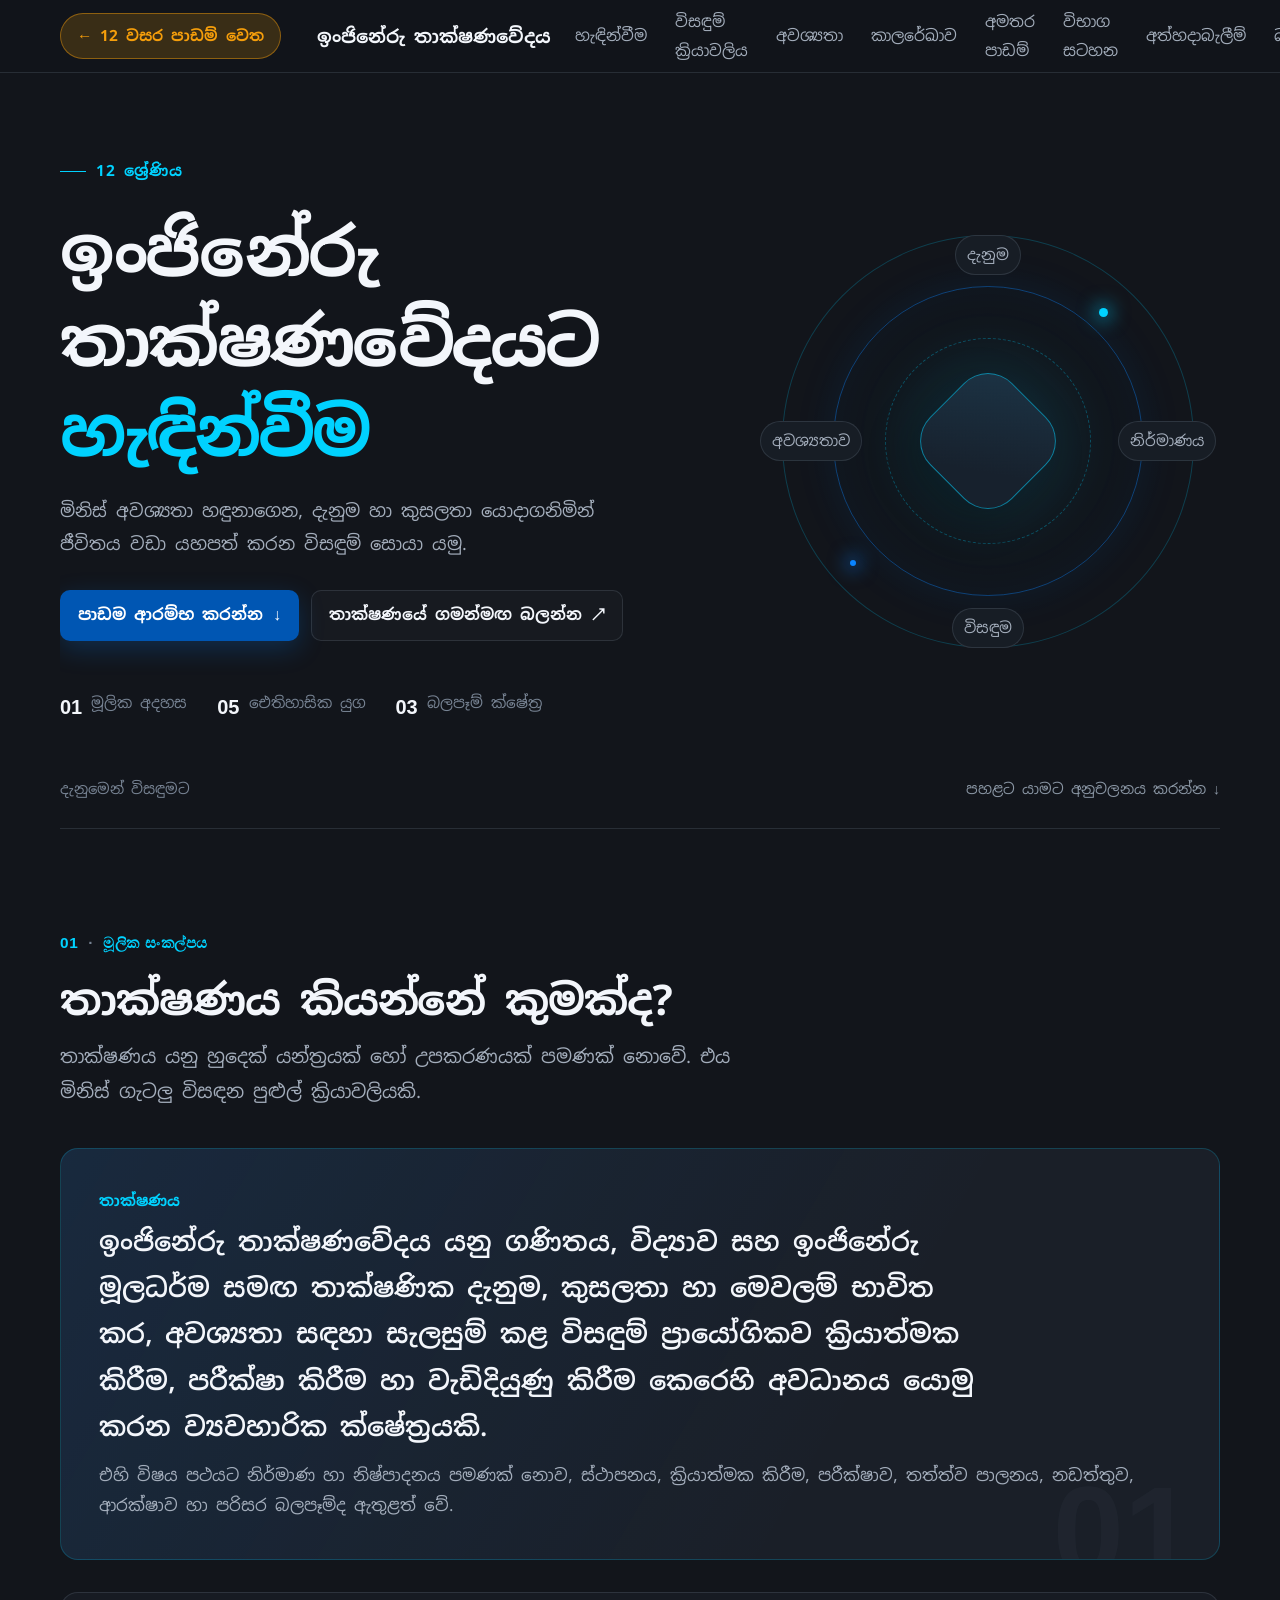
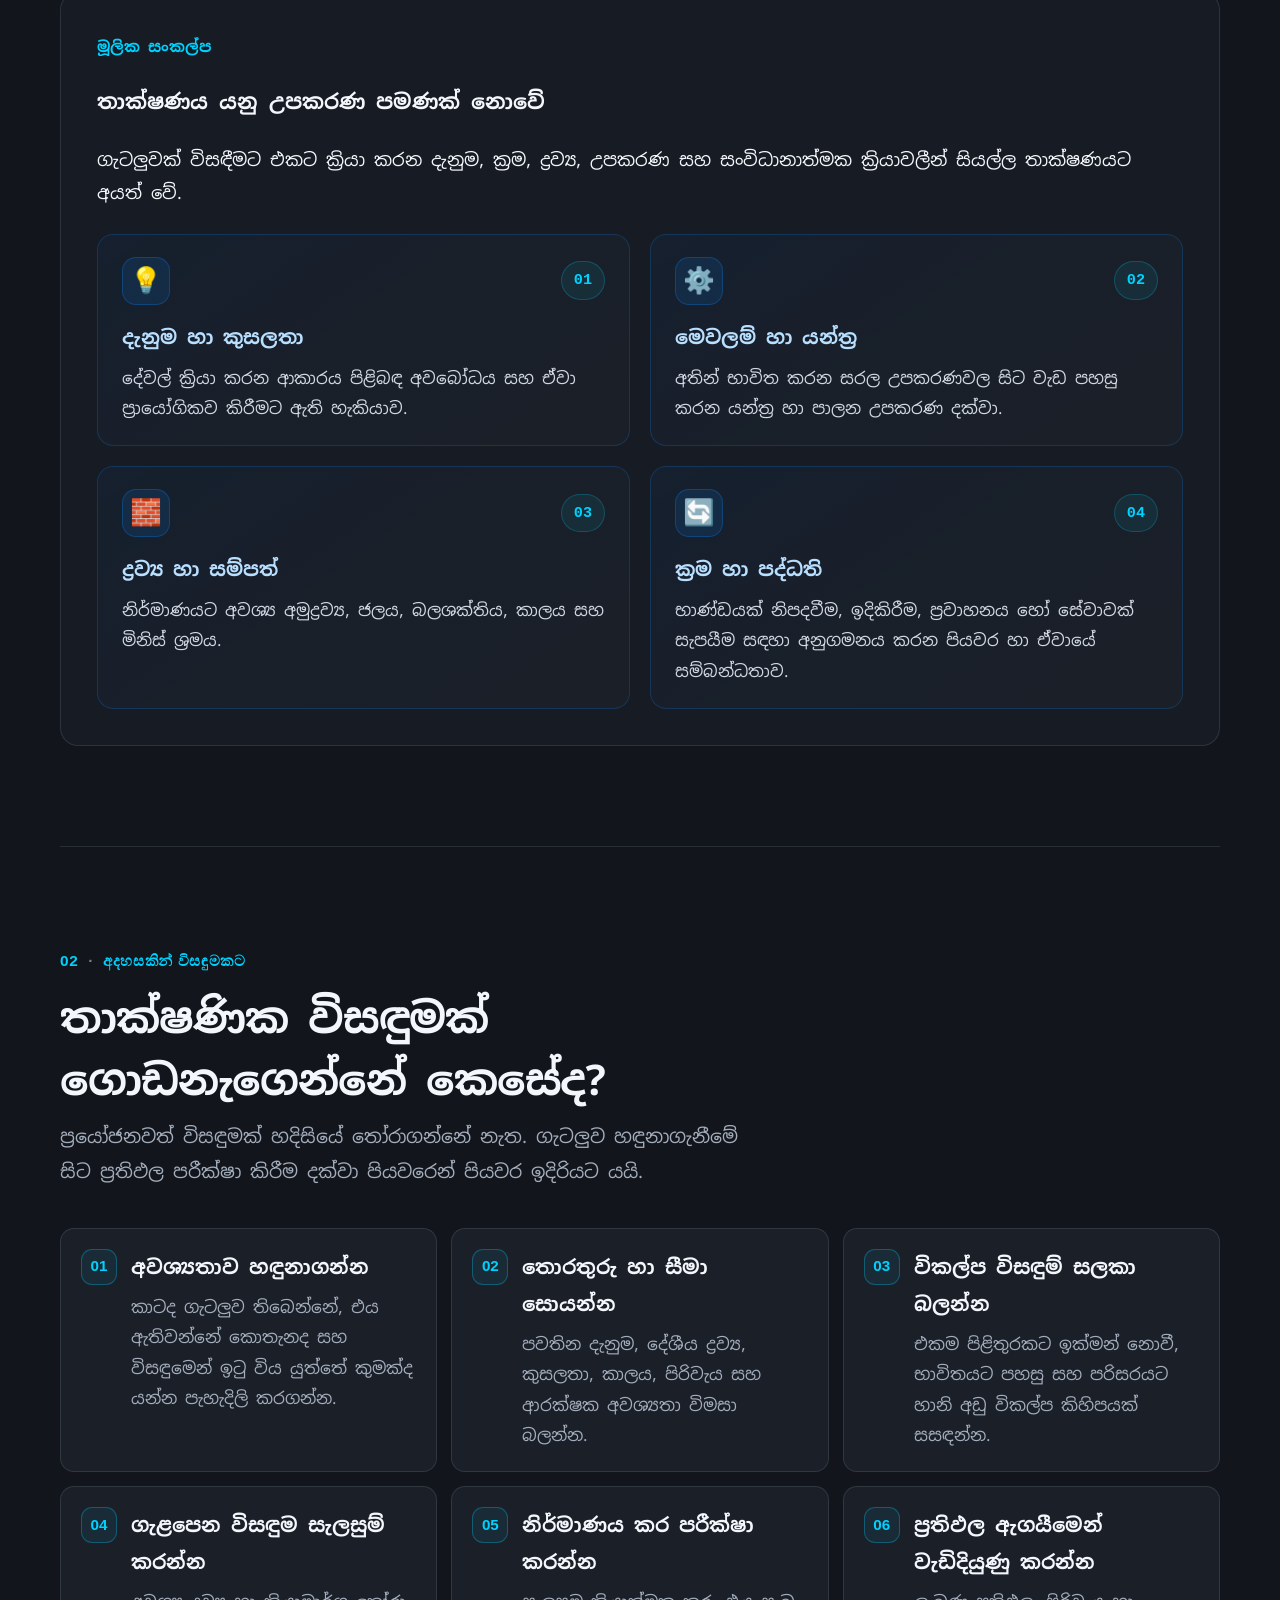
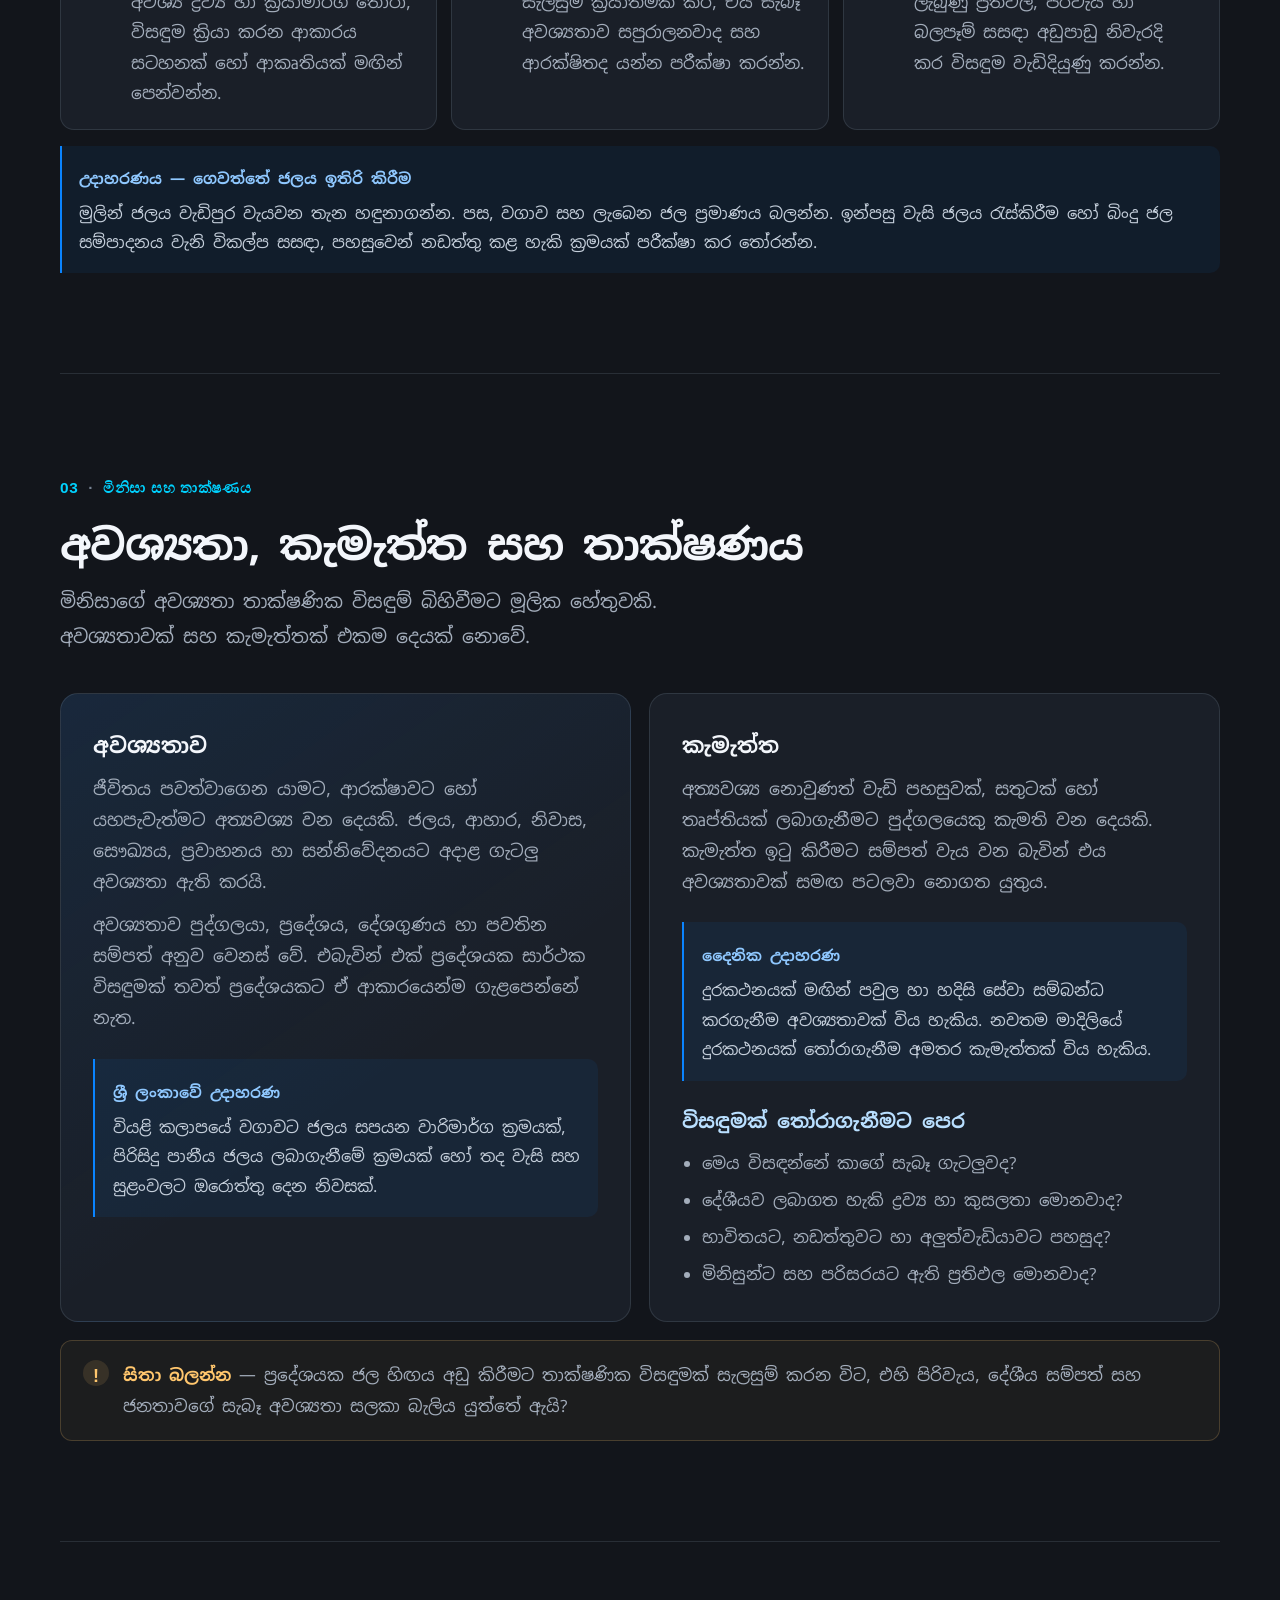
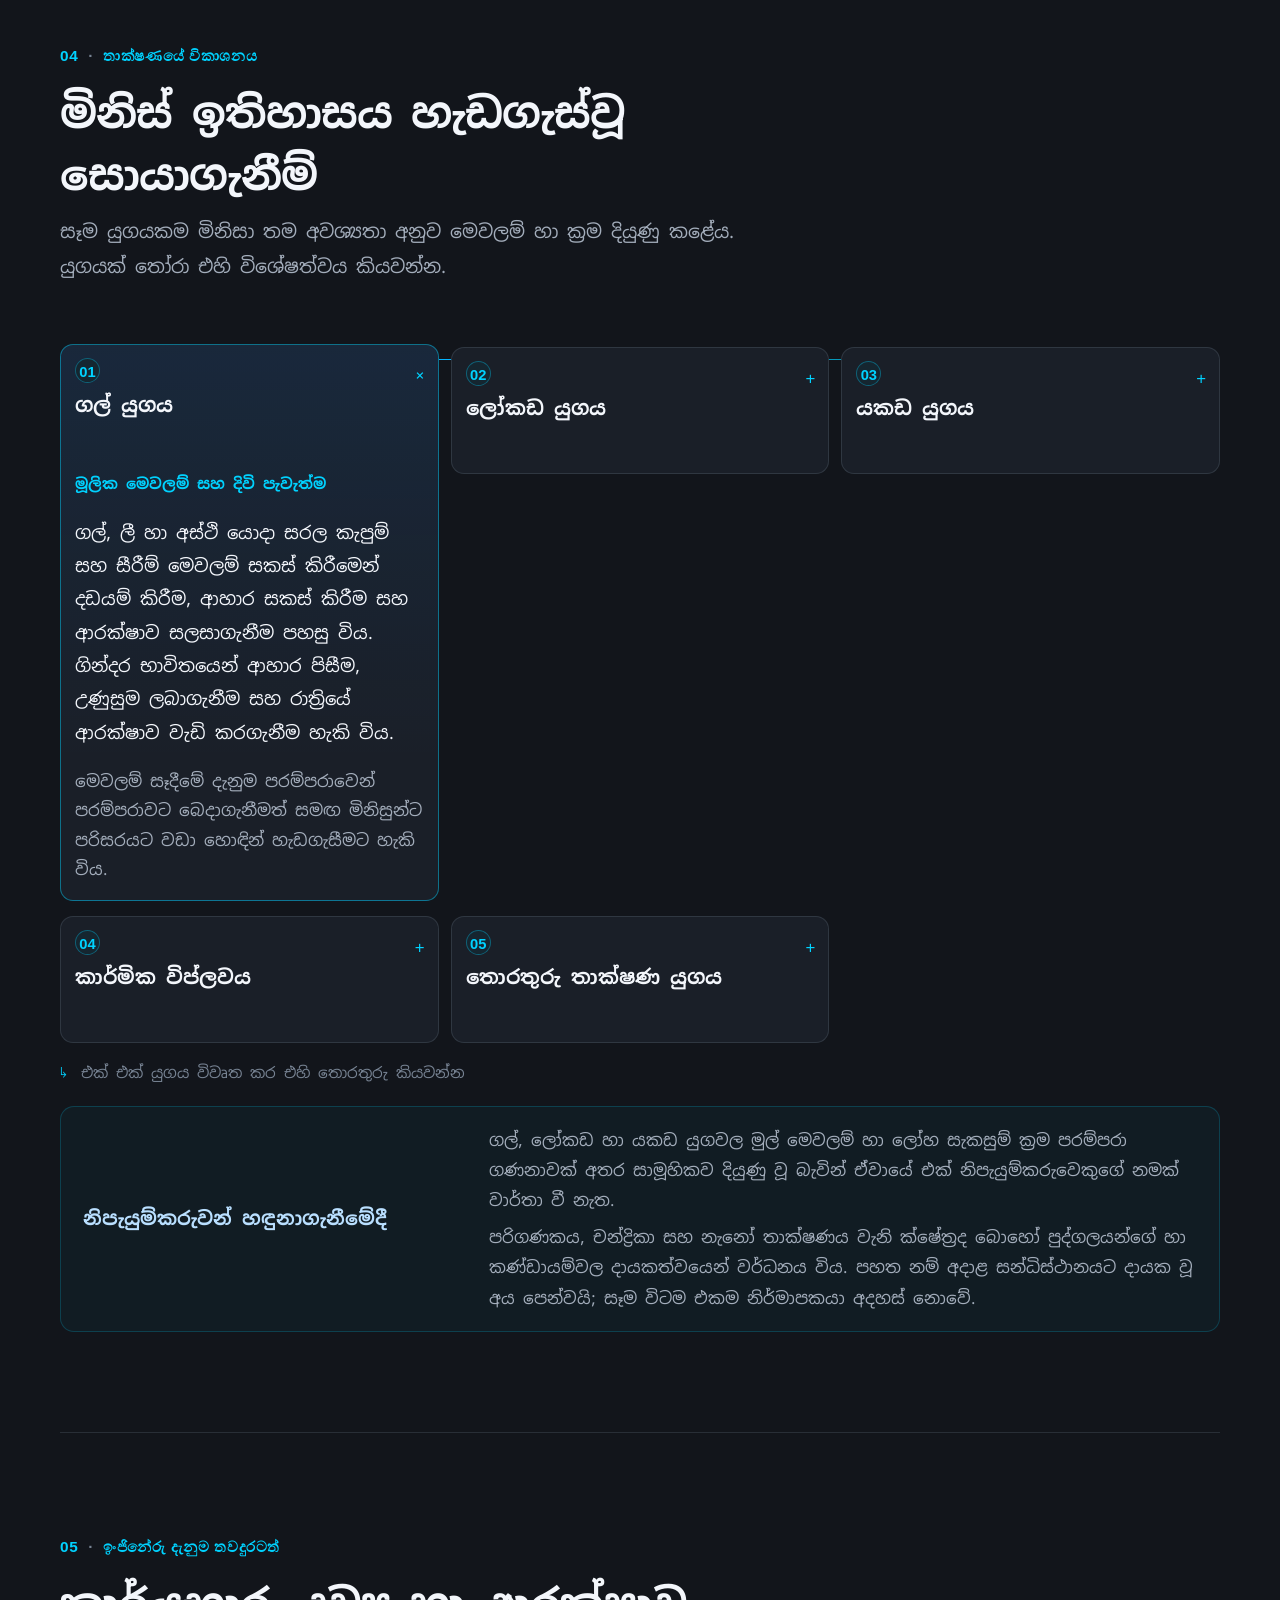
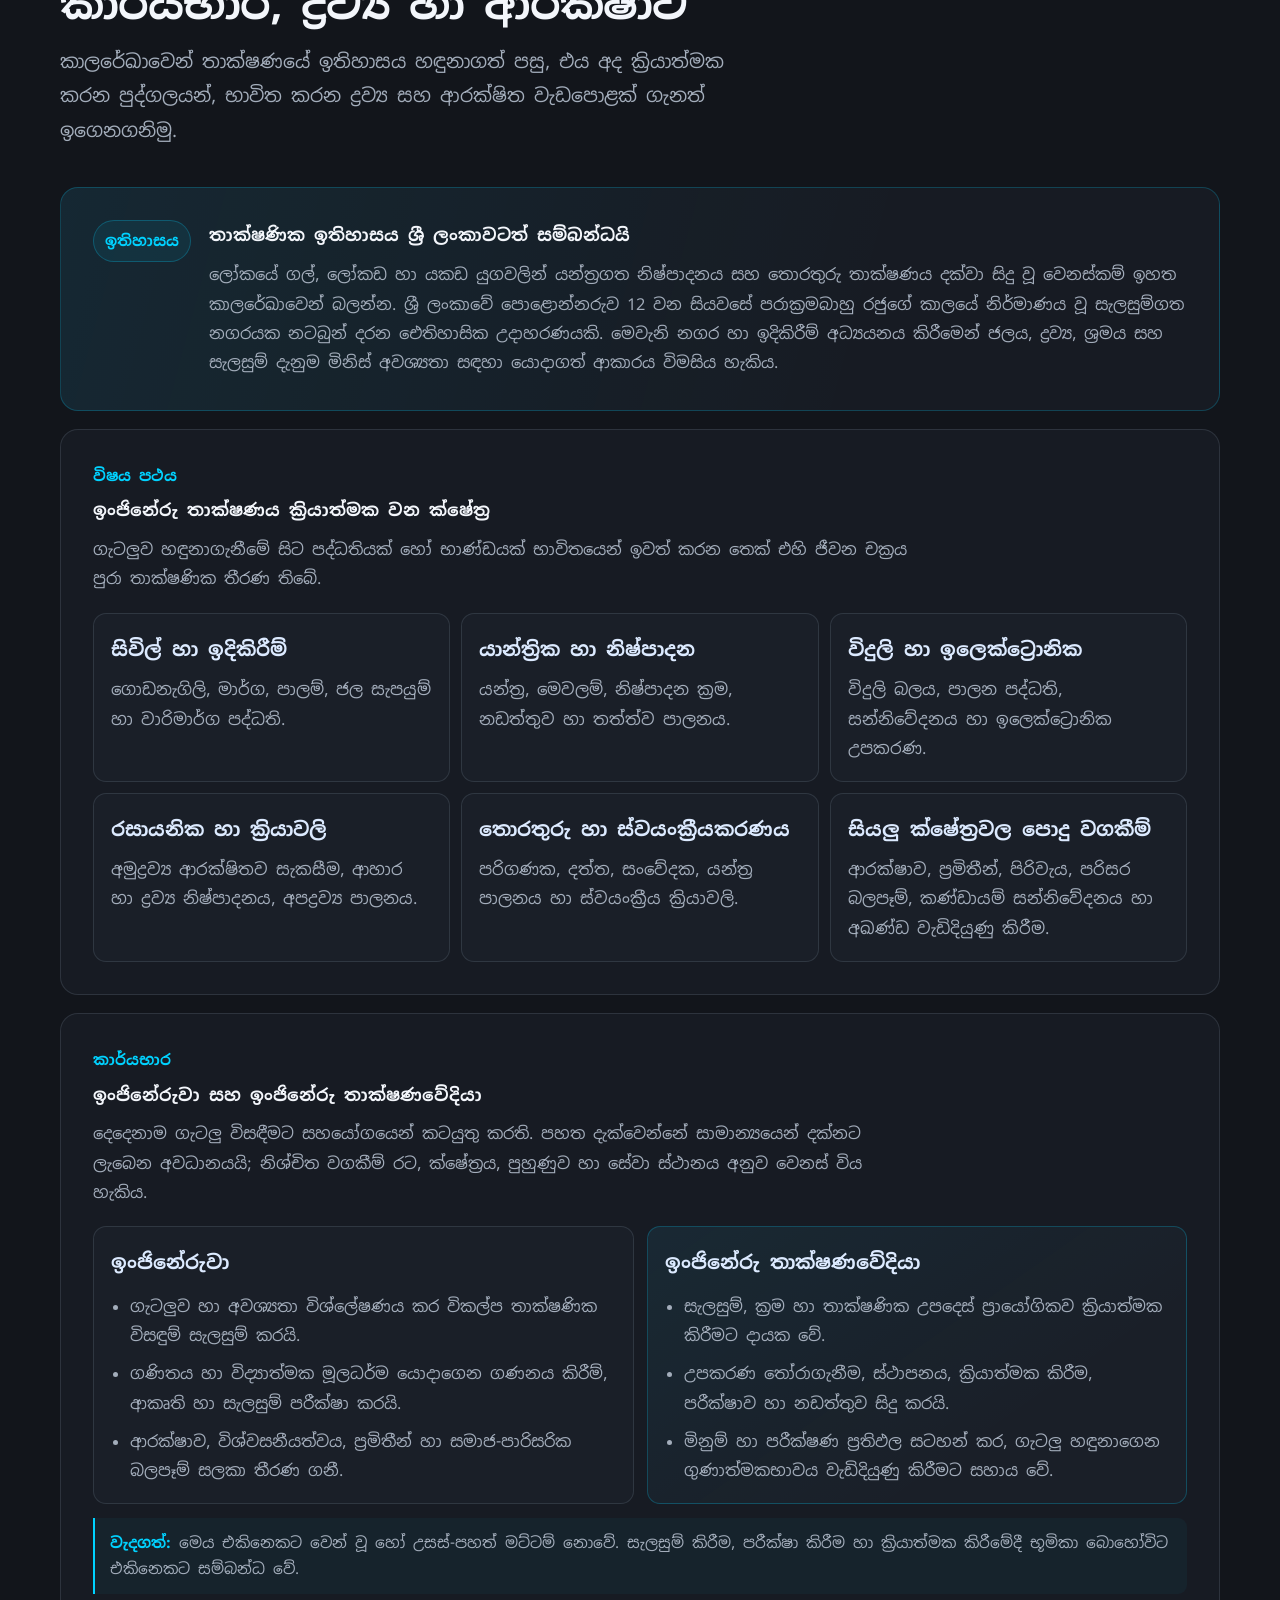
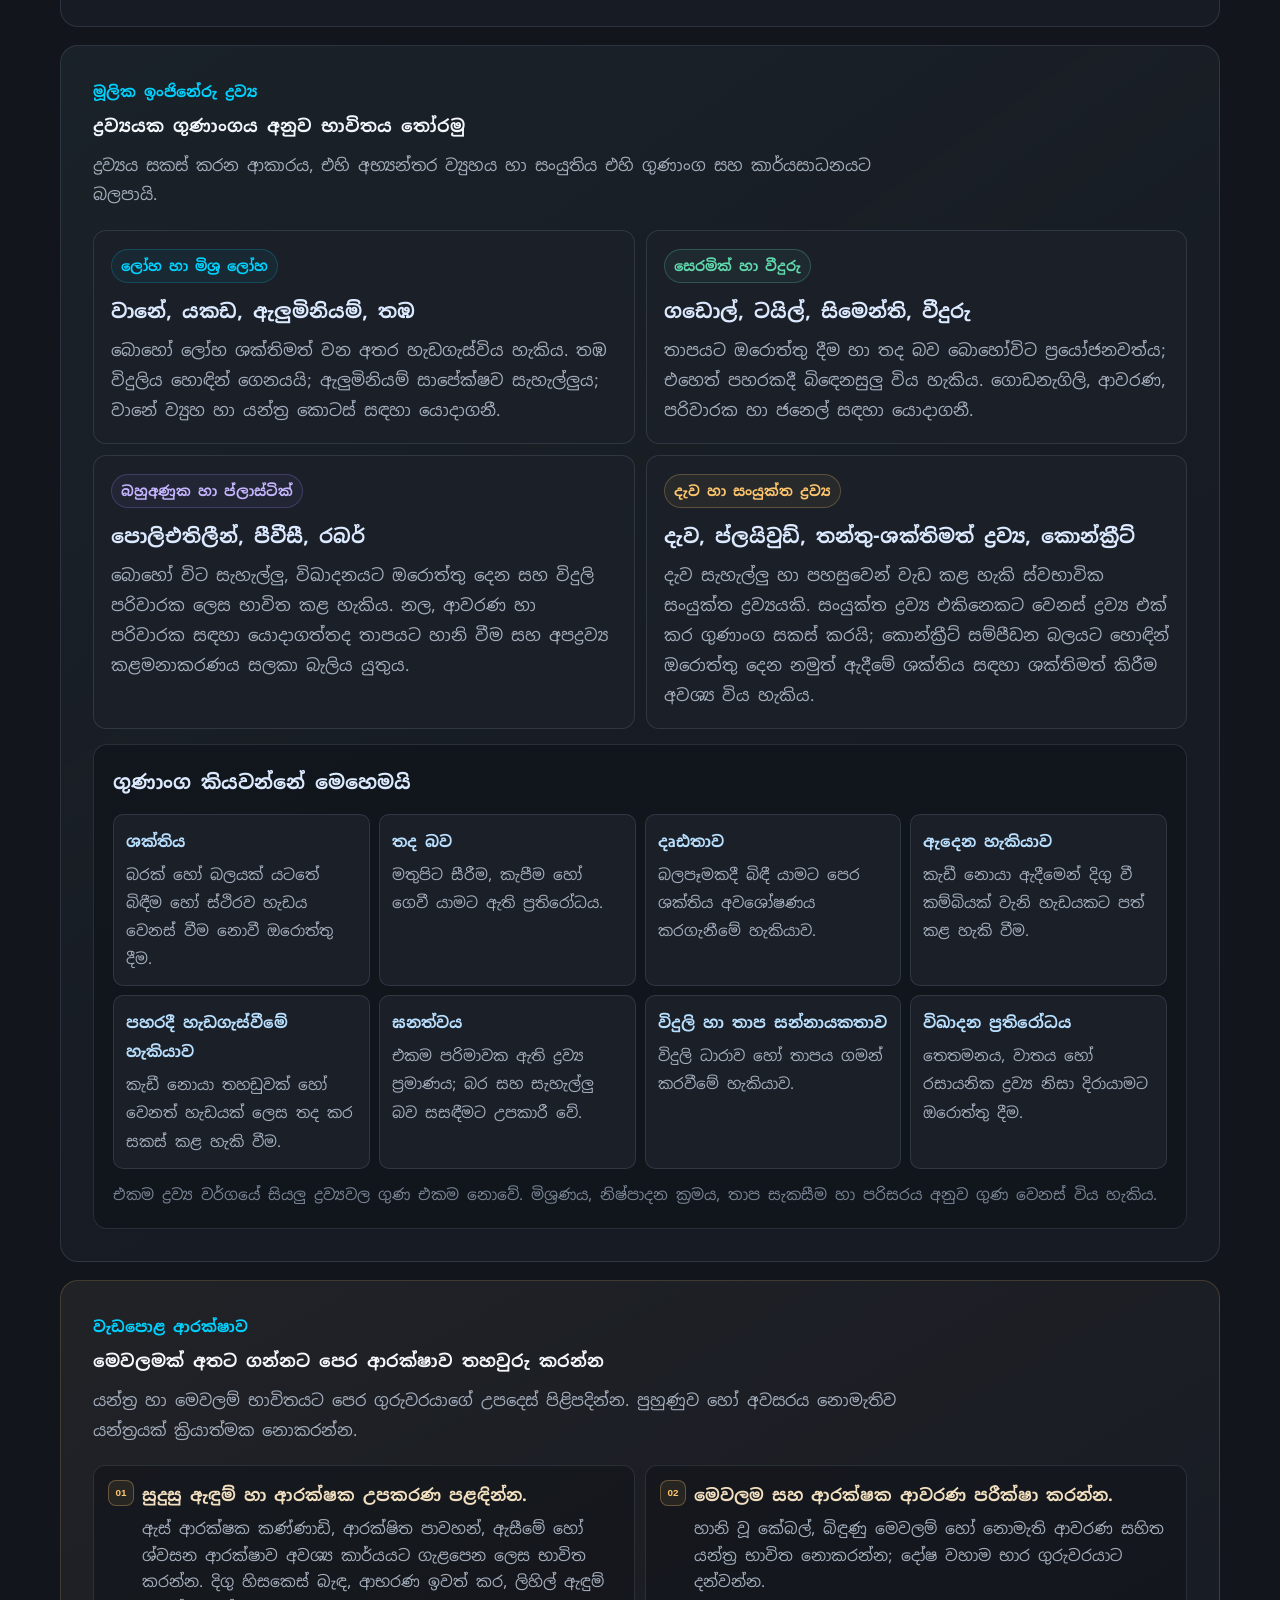
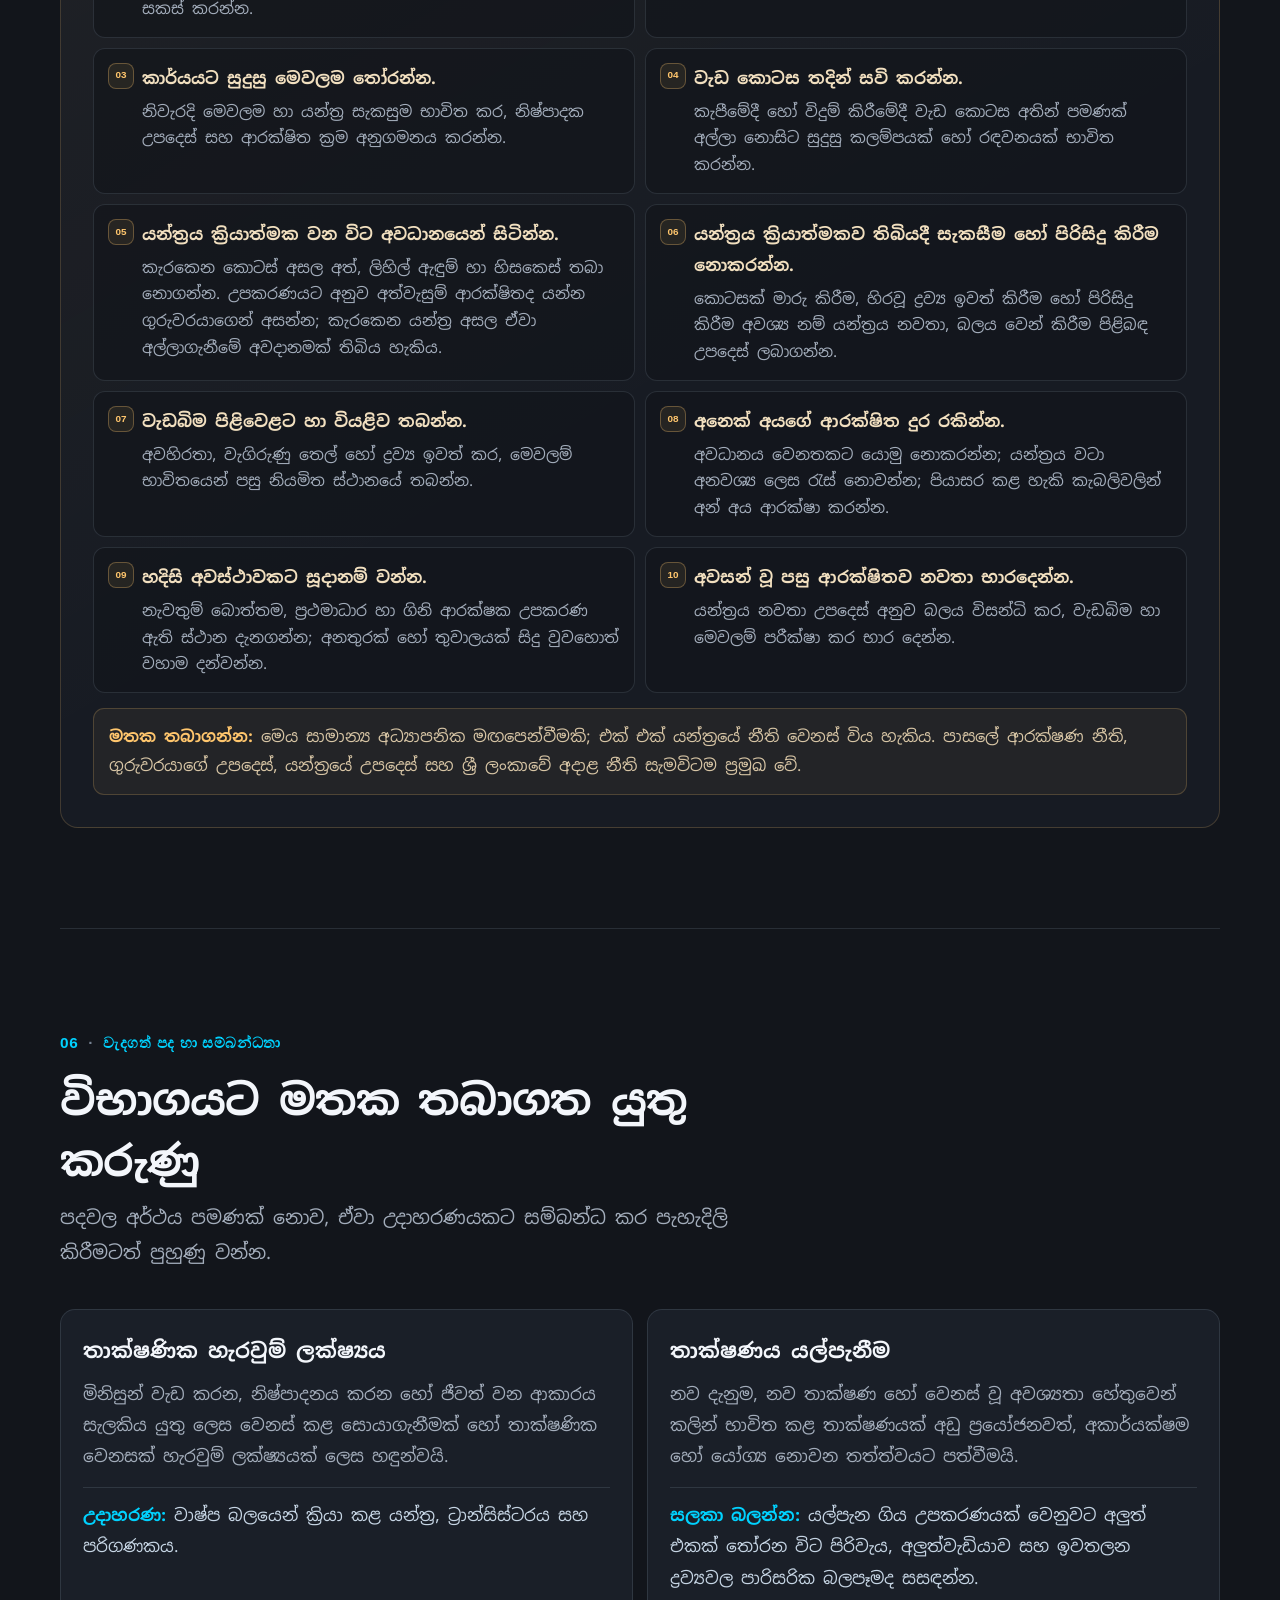
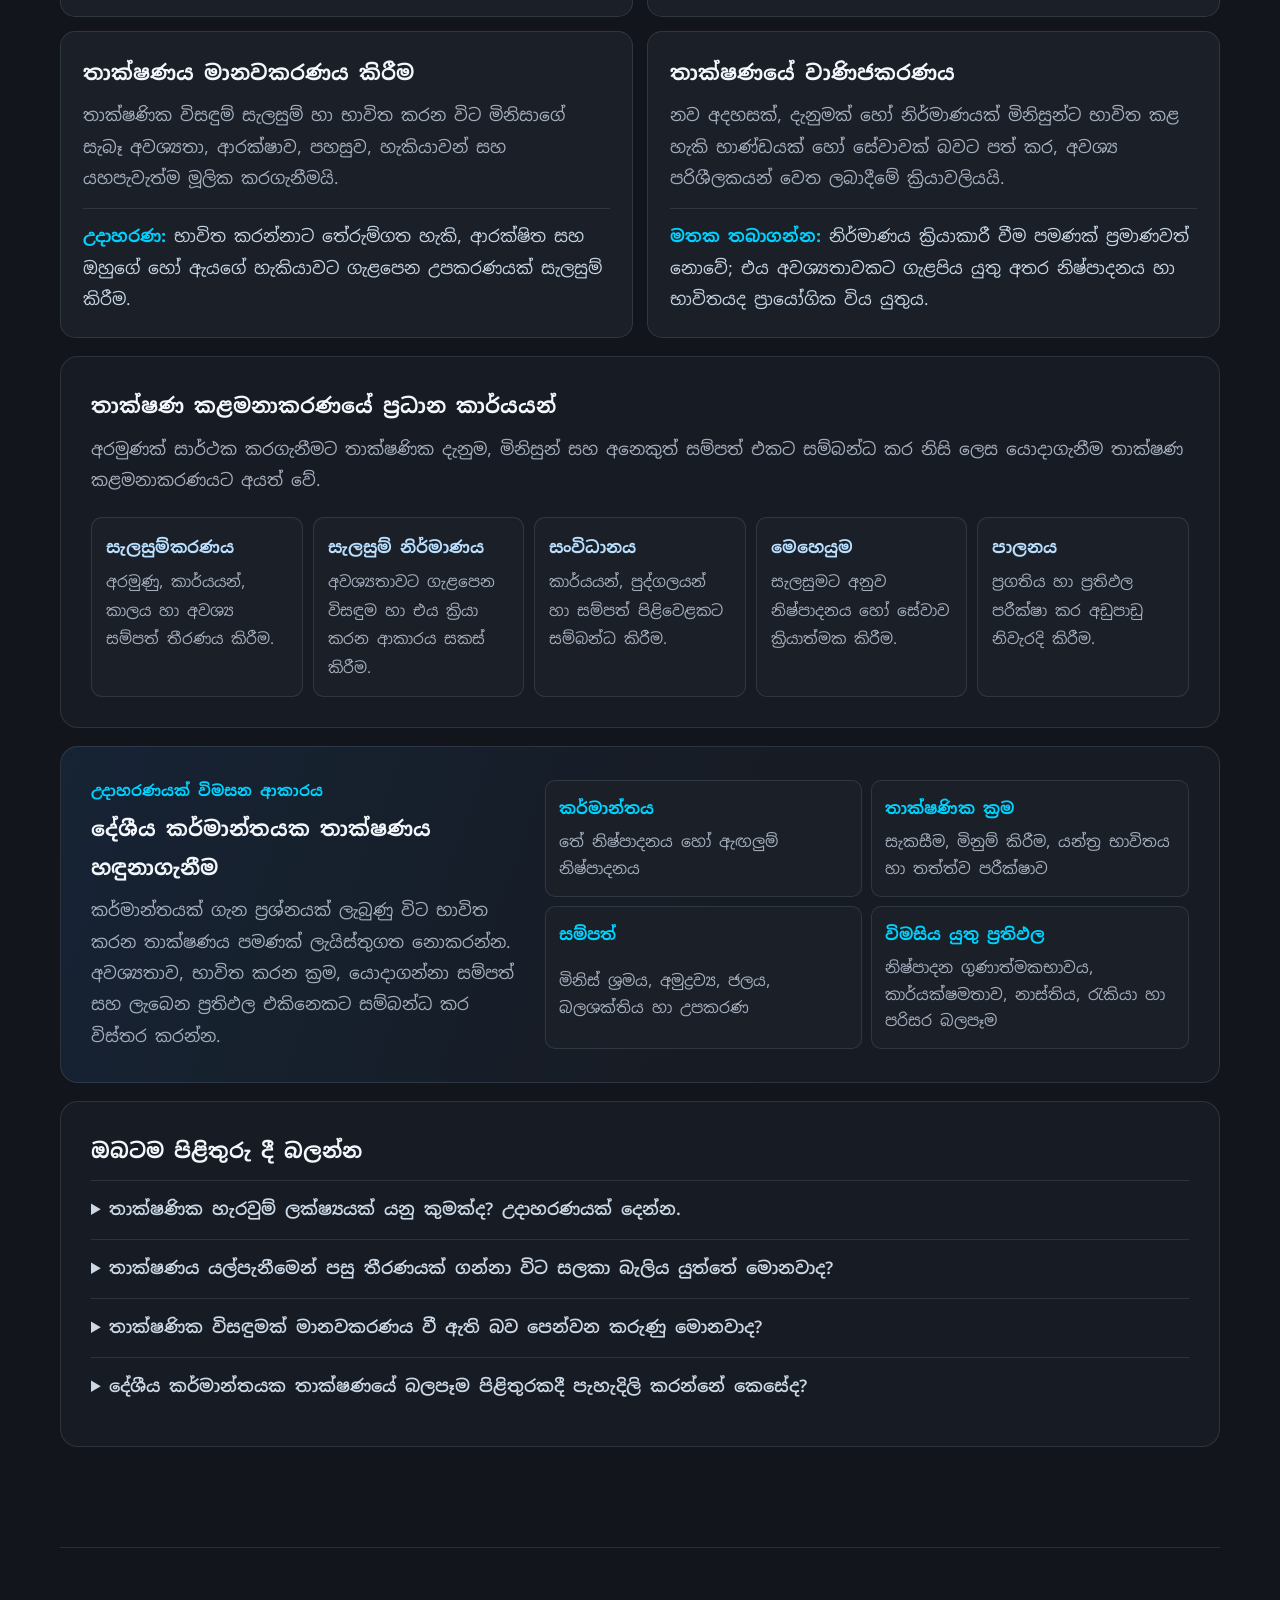
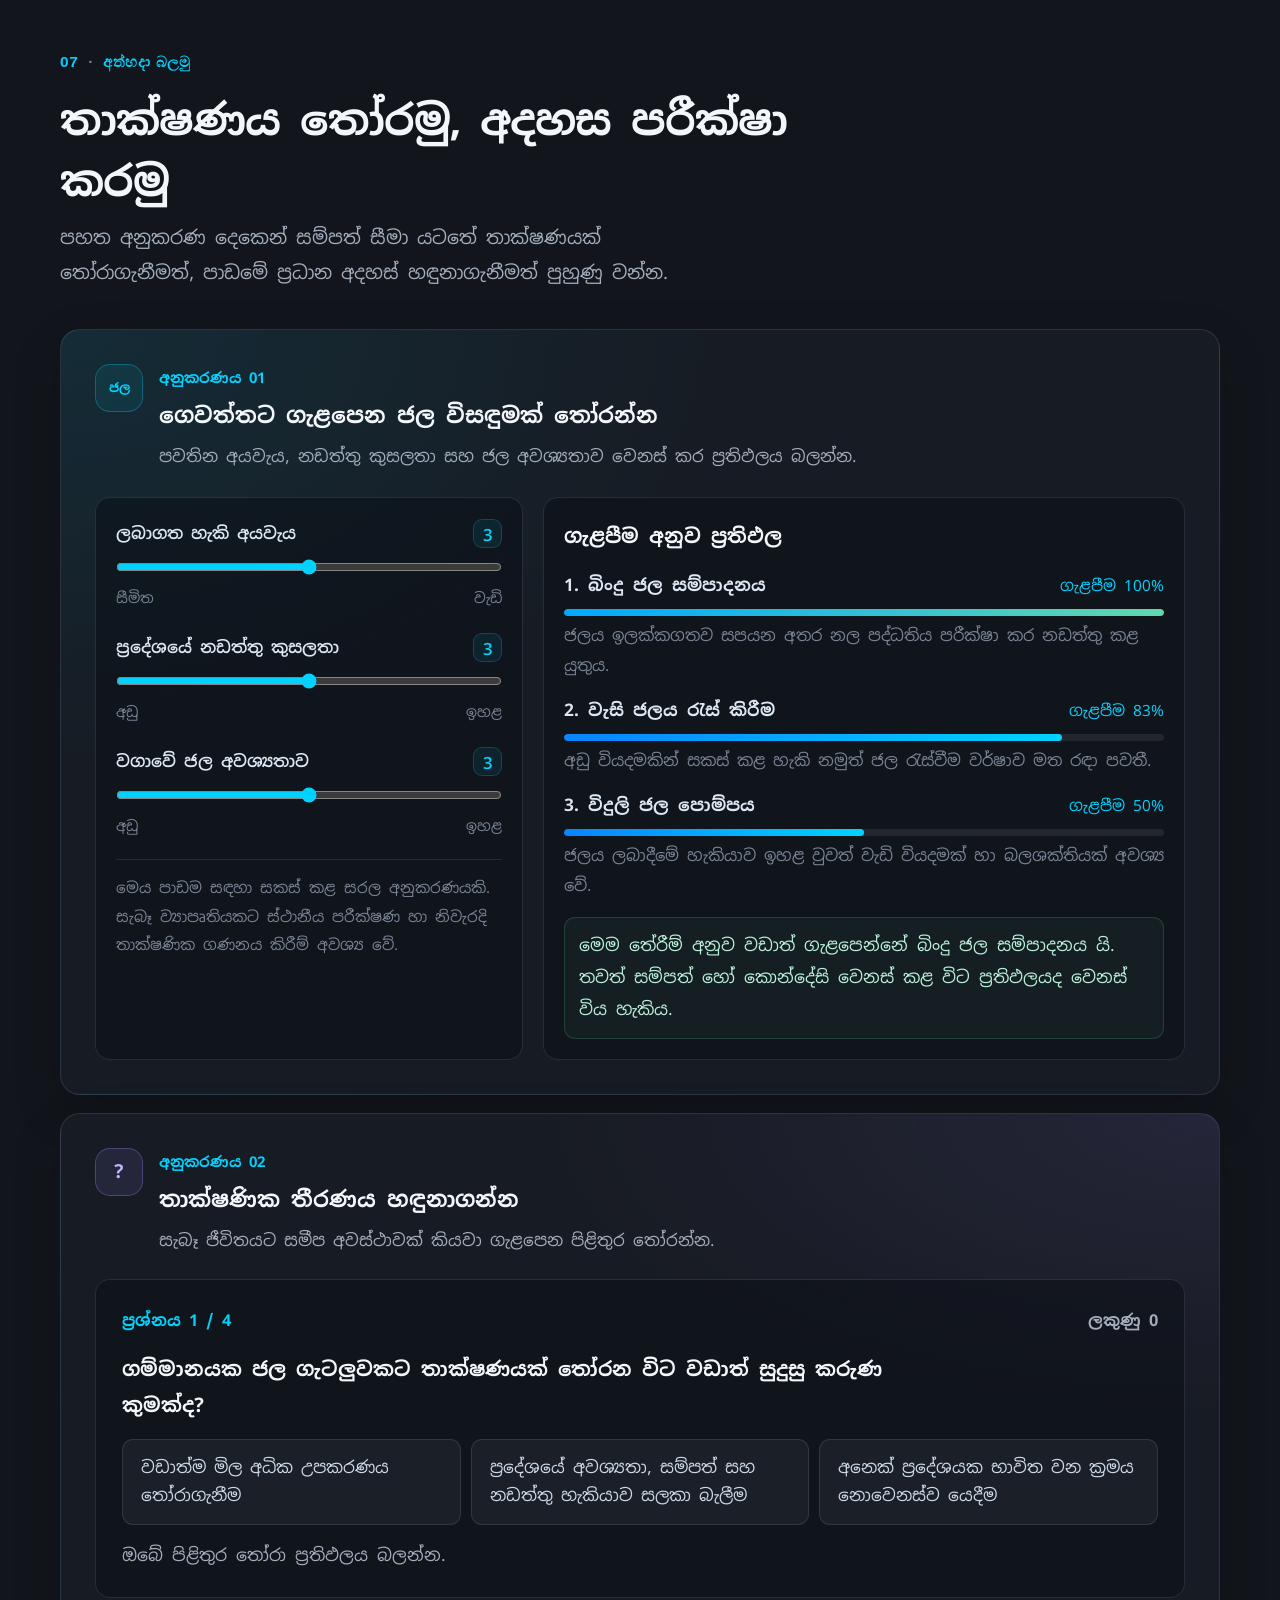
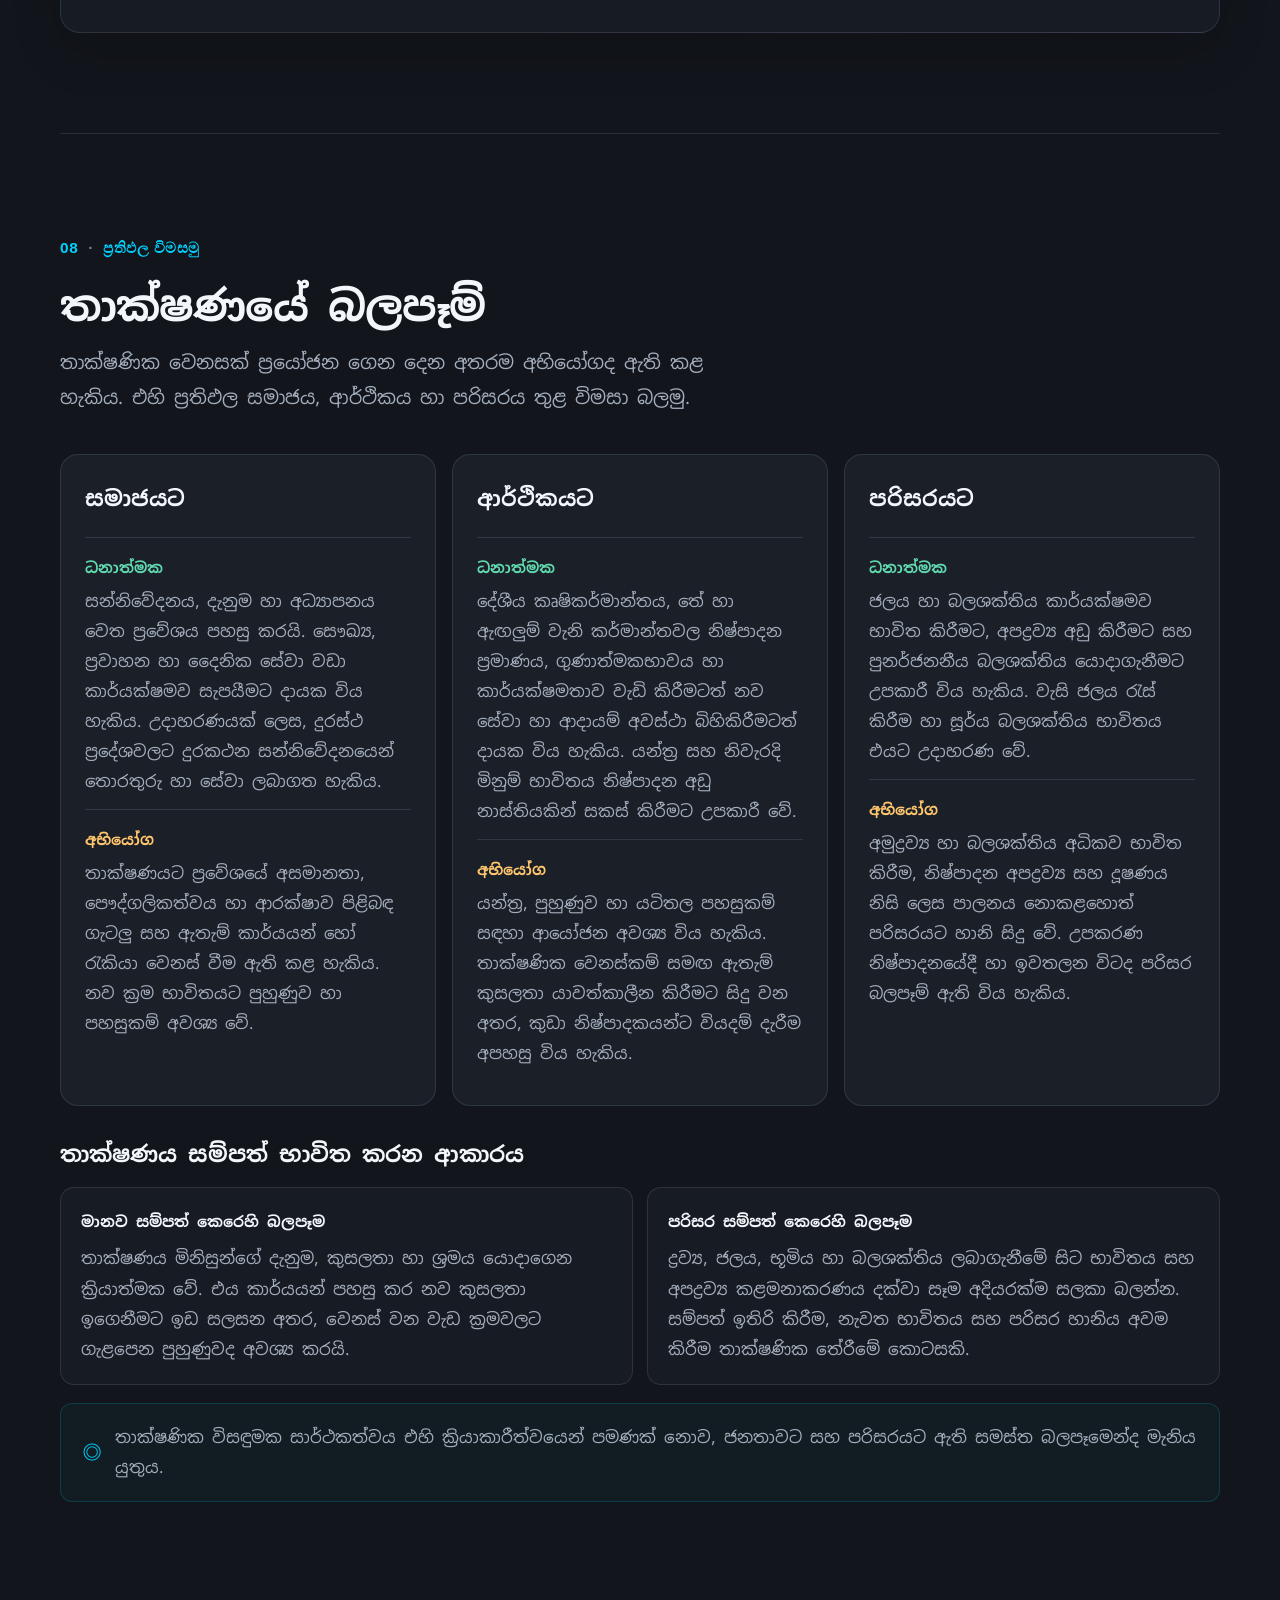
<file: intro.html>
﻿<!doctype html>
<html lang="si">
<head>
  <meta charset="utf-8">
  <meta name="viewport" content="width=device-width, initial-scale=1">
  <meta name="theme-color" content="#12151b">
  <meta name="description" content="ඉංජිනේරු තාක්ෂණවේදයේ හැඳින්වීම, විකාශනය, බලපෑම් සහ තිරසර භාවිතය පිළිබඳ 12 ශ්‍රේණිය සඳහා සිංහල පාඩම.">
  <title>ඉංජිනේරු තාක්ෂණවේදයට හැඳින්වීම | 12 ශ්‍රේණිය</title>
    <link rel="preconnect" href="https://fonts.googleapis.com">
  <link rel="preconnect" href="https://fonts.gstatic.com" crossorigin>
  <link href="https://fonts.googleapis.com/css2?family=Noto+Sans+Sinhala:wght@400;500;600;700&display=swap" rel="stylesheet">
  <link rel="stylesheet" href="style.css?v=20261024">
  <style>
@import url('https://fonts.googleapis.com/css2?family=Noto+Sans+Sinhala:wght@400;500;600;700&display=swap');

:root {
  color-scheme: dark;
  --bg: #12151b;
  --bg-raised: #171b23;
  --surface: #1a1f28;
  --surface-raised: #202631;
  --text: #f3f6fb;
  --muted: #a3adbb;
  --soft: #778393;
  --line: rgba(177, 194, 216, .14);
  --blue: #0a84ff;
  --cyan: #00d2ff;
  --green: #61d8ad;
  --amber: #ffc66d;
  --red: #ff858b;
  --radius: 18px;
  --content: 1160px;
  font-family: "Noto Sans Sinhala", "Iskoola Pota", "Nirmala UI", -apple-system, BlinkMacSystemFont, "Segoe UI", Roboto, sans-serif;
}

* {
  box-sizing: border-box;
}

html {
  background-color: #12151b !important;
  color-scheme: dark;
  scroll-behavior: smooth;
  scroll-padding-top: 82px;
}

body {
  margin: 0;
  background-color: #12151b !important;
  background: var(--bg, #12151b) !important;
  color: #f3f6fb !important;
  color: var(--text, #f3f6fb) !important;
  font-size: 18px;
  line-height: 1.85;
  text-rendering: optimizeLegibility;
  -webkit-font-smoothing: antialiased;
}

a {
  color: inherit;
}

a:focus-visible,
summary:focus-visible {
  outline: 3px solid var(--cyan);
  outline-offset: 4px;
}

.skip-link {
  position: fixed;
  z-index: 20;
  top: 10px;
  left: 10px;
  padding: 10px 16px;
  transform: translateY(-160%);
  border-radius: 8px;
  background: var(--cyan);
  color: #071219;
  font-weight: 700;
  text-decoration: none;
}

.skip-link:focus {
  transform: translateY(0);
}

.site-header {
  position: sticky;
  z-index: 10;
  top: 0;
  border-bottom: 1px solid var(--line);
  background: rgba(18, 21, 27, .88);
  backdrop-filter: blur(18px);
}

.header-inner {
  display: flex;
  width: min(100% - 48px, var(--content));
  min-height: 72px;
  margin: 0 auto;
  align-items: center;
  justify-content: space-between;
  gap: 24px;
}

.brand {
  display: inline-flex;
  align-items: center;
  gap: 11px;
  color: var(--text);
  font-size: 1.15rem;
  font-weight: 700;
  text-decoration: none;
  white-space: nowrap;
}

.main-nav {
  display: flex;
  align-items: center;
  justify-content: flex-end;
  gap: clamp(13px, 2.2vw, 28px);
}

.main-nav a {
  color: var(--muted);
  font-size: .98rem;
  text-decoration: none;
  transition: color .2s ease;
}

.main-nav a:hover {
  color: var(--cyan);
}

.hero {
  position: relative;
  display: grid;
  overflow: hidden;
  min-height: min(720px, calc(100svh - 72px));
  grid-template-columns: minmax(0, 1.2fr) minmax(300px, .8fr);
  align-items: center;
  width: min(100% - 48px, var(--content));
  margin: 0 auto;
  padding: 84px 0 102px;
}

.hero-grid {
  position: absolute;
  z-index: -1;
  top: 0;
  right: -14vw;
  bottom: 0;
  left: 22%;
  pointer-events: none;
  background-image: linear-gradient(rgba(128, 165, 207, .04) 1px, transparent 1px), linear-gradient(90deg, rgba(128, 165, 207, .04) 1px, transparent 1px);
  background-size: 58px 58px;
  mask-image: linear-gradient(90deg, transparent, #000 25%, #000 78%, transparent);
}

.hero-content {
  position: relative;
  z-index: 1;
  max-width: 700px;
}

.eyebrow,
.section-kicker {
  display: flex;
  margin: 0;
  align-items: center;
  gap: 10px;
  color: var(--cyan);
  font-size: .96rem;
  font-weight: 700;
  letter-spacing: .04em;
}

.eyebrow-line {
  width: 26px;
  height: 1px;
  background: var(--cyan);
}

.eyebrow-dot,
.section-kicker span {
  color: var(--soft);
}

.hero h1 {
  max-width: 700px;
  margin: 22px 0 18px;
  font-size: clamp(2.4rem, 5.3vw, 4.45rem);
  font-weight: 700;
  letter-spacing: -.04em;
  line-height: 1.32;
}

.hero h1 span,
.closing h2 span {
  color: var(--cyan);
}

.hero-lead {
  max-width: 560px;
  margin: 0;
  color: var(--muted);
  font-size: clamp(1rem, 1.4vw, 1.12rem);
}

.hero-actions {
  display: flex;
  margin-top: 30px;
  flex-wrap: wrap;
  align-items: center;
  gap: 12px;
}

.button {
  display: inline-flex;
  min-height: 48px;
  padding: 9px 17px;
  align-items: center;
  justify-content: center;
  gap: 10px;
  border: 1px solid transparent;
  border-radius: 10px;
  font-size: 1.02rem;
  font-weight: 700;
  text-decoration: none;
  transition: transform .2s ease, background .2s ease, border-color .2s ease;
}

.button:hover {
  transform: translateY(-2px);
}

.button-primary {
  background: #0056b3;
  color: white;
  box-shadow: 0 8px 26px rgba(10, 132, 255, .22);
}

.button-primary:hover {
  background: #086bc7;
}

.button-quiet {
  border-color: var(--line);
  background: rgba(255, 255, 255, .025);
  color: var(--text);
}

.button-quiet:hover {
  border-color: rgba(0, 210, 255, .45);
  background: rgba(0, 210, 255, .06);
}

.hero-facts {
  display: flex;
  margin-top: 48px;
  flex-wrap: wrap;
  gap: 30px;
}

.hero-facts div {
  display: grid;
  grid-template-columns: auto 1fr;
  align-items: center;
  column-gap: 9px;
  color: var(--soft);
  font-size: .95rem;
}

.fact-number {
  grid-row: span 2;
  color: var(--text);
  font-family: "Segoe UI", sans-serif;
  font-size: 1.25rem;
  font-weight: 700;
}

.hero-art {
  position: relative;
  display: grid;
  width: min(100%, 430px);
  aspect-ratio: 1;
  margin: auto;
  place-items: center;
}

.orbit {
  position: absolute;
  border: 1px solid rgba(0, 210, 255, .22);
  border-radius: 50%;
}

.orbit-outer {
  width: 96%;
  height: 96%;
  background: radial-gradient(circle, rgba(0, 210, 255, .035), transparent 64%);
}

.orbit-inner {
  width: 72%;
  height: 72%;
  border-color: rgba(10, 132, 255, .4);
  box-shadow: 0 0 45px rgba(10, 132, 255, .08), inset 0 0 45px rgba(10, 132, 255, .04);
}

.orbit-core {
  width: 48%;
  height: 48%;
  border-color: rgba(0, 210, 255, .3);
  border-style: dashed;
}

.orbit-center {
  position: relative;
  display: grid;
  width: 116px;
  height: 116px;
  place-items: center;
  border: 1px solid rgba(0, 210, 255, .52);
  border-radius: 34px;
  background: linear-gradient(145deg, #1c3446, #17212d 70%);
  box-shadow: 0 0 75px rgba(0, 210, 255, .16), 0 18px 40px rgba(0, 0, 0, .3);
  color: var(--cyan);
  font-size: 3rem;
  transform: rotate(45deg);
}

.orbit-center span {
  transform: rotate(-45deg);
}

.orbit-label {
  position: absolute;
  padding: 5px 11px;
  border: 1px solid var(--line);
  border-radius: 999px;
  background: #171d25;
  color: var(--muted);
  font-size: .95rem;
}

.orbit-label-top {
  top: 2%;
  left: 50%;
  transform: translateX(-50%);
}

.orbit-label-right {
  top: 50%;
  right: -3%;
  transform: translateY(-50%);
}

.orbit-label-bottom {
  bottom: 2%;
  left: 50%;
  transform: translateX(-50%);
}

.orbit-label-left {
  top: 50%;
  left: -3%;
  transform: translateY(-50%);
}

.orbit-spark {
  position: absolute;
  width: 9px;
  height: 9px;
  border-radius: 50%;
  background: var(--cyan);
  box-shadow: 0 0 18px 4px rgba(0, 210, 255, .55);
}

.spark-one {
  top: 19%;
  right: 22%;
}

.spark-two {
  bottom: 21%;
  left: 18%;
  width: 6px;
  height: 6px;
  background: var(--blue);
  box-shadow: 0 0 18px 4px rgba(10, 132, 255, .6);
}

.hero-bottom {
  position: absolute;
  right: 0;
  bottom: 25px;
  left: 0;
  display: flex;
  justify-content: space-between;
  color: var(--soft);
  font-size: .92rem;
}

.hero-bottom span:last-child {
  color: #8995a3;
}

.section {
  width: min(100% - 48px, var(--content));
  margin: 0 auto;
  padding: 100px 0;
  border-top: 1px solid var(--line);
}

.section-heading {
  max-width: 750px;
  margin-bottom: 38px;
}

.section-kicker {
  margin-bottom: 12px;
  font-family: "Segoe UI", sans-serif;
  font-size: .96rem;
}

.section-heading h2 {
  margin: 0;
  font-size: clamp(1.8rem, 3.3vw, 2.65rem);
  letter-spacing: -.025em;
  line-height: 1.45;
}

.section-intro {
  max-width: 680px;
  margin: 10px 0 0;
  color: var(--muted);
  font-size: 1.18rem; line-height: 1.85;
}

.definition-card {
  position: relative;
  display: grid;
  grid-template-columns: minmax(0, 1fr);
  overflow: hidden;
  padding: clamp(22px, 4vw, 38px);
  border: 1px solid rgba(0, 210, 255, .2);
  border-radius: var(--radius);
  background: linear-gradient(120deg, rgba(10, 132, 255, .1), transparent 68%), var(--surface);
}

.definition-icon,
.small-icon {
  display: grid;
  width: 48px;
  height: 48px;
  place-items: center;
  border: 1px solid rgba(0, 210, 255, .35);
  border-radius: 14px;
  background: rgba(0, 210, 255, .08);
  color: var(--cyan);
  font-size: 1.35rem;
}

.card-label {
  margin: 0;
  color: var(--cyan);
  font-size: .95rem;
  font-weight: 700;
}

.definition-text {
  max-width: 900px;
  margin: 4px 0 10px;
  font-size: clamp(1.15rem, 2.3vw, 1.65rem);
  font-weight: 600;
  line-height: 1.75;
}

.definition-note {
  margin: 0;
  color: var(--muted);
  font-size: 1.05rem; line-height: 1.8;
}

.definition-index {
  position: absolute;
  right: 24px;
  bottom: -37px;
  color: rgba(184, 203, 225, .035);
  font-family: "Segoe UI", sans-serif;
  font-size: 8rem;
  font-weight: 800;
  line-height: 1;
  pointer-events: none;
}

.needs-grid,
.sustain-grid {
  display: grid;
  grid-template-columns: repeat(2, minmax(0, 1fr));
  gap: 18px;
}

.need-card,
.sustain-card {
  padding: clamp(22px, 3.5vw, 32px);
  border: 1px solid var(--line);
  border-radius: var(--radius);
  background: var(--surface);
}

.need-card-main {
  background: linear-gradient(145deg, rgba(10, 132, 255, .09), transparent 60%), var(--surface);
}

.card-topline,
.sustain-top {
  display: flex;
  align-items: center;
  justify-content: space-between;
  gap: 10px;
}

.card-symbol,
.sustain-symbol {
  display: grid;
  width: 42px;
  height: 42px;
  place-items: center;
  border: 1px solid rgba(10, 132, 255, .34);
  border-radius: 12px;
  background: rgba(10, 132, 255, .11);
  color: #65b6ff;
  font-size: 1.04rem;
  font-weight: 700;
}

.card-symbol-cyan {
  border-color: rgba(0, 210, 255, .33);
  background: rgba(0, 210, 255, .08);
  color: var(--cyan);
}

.pill {
  padding: 4px 10px;
  border: 1px solid rgba(10, 132, 255, .28);
  border-radius: 999px;
  background: rgba(10, 132, 255, .08);
  color: #8fc8ff;
  font-size: .88rem; font-weight: 600;
  white-space: nowrap;
}

.pill-cyan {
  border-color: rgba(0, 210, 255, .25);
  background: rgba(0, 210, 255, .06);
  color: #81e9fb;
}

.need-card h3,
.sustain-card h3 {
  margin: 18px 0 8px;
  font-size: 1.34rem;
}

.need-card > p, .sustain-card > p {
  margin: 0;
  color: var(--muted);
  font-size: 1.08rem; line-height: 1.8;
}

.example-box {
  margin-top: 24px;
  padding: 16px 18px;
  border-left: 2px solid var(--blue);
  border-radius: 0 10px 10px 0;
  background: rgba(10, 132, 255, .07);
}

.example-box > span, .local-example strong {
  color: #8fc8ff;
  font-size: .95rem;
  font-weight: 700;
}

.example-box p, .local-example p {
  margin: 5px 0 0;
  color: #c4ceda;
  font-size: 1.02rem; line-height: 1.8;
}

.insight-strip {
  display: flex;
  margin-top: 18px;
  padding: 19px 22px;
  align-items: flex-start;
  gap: 14px;
  border: 1px solid rgba(255, 198, 109, .2);
  border-radius: 12px;
  background: rgba(255, 198, 109, .045);
}

.insight-mark {
  display: grid;
  width: 26px;
  height: 26px;
  flex: 0 0 auto;
  place-items: center;
  border-radius: 50%;
  background: rgba(255, 198, 109, .12);
  color: var(--amber);
  font-family: "Segoe UI", sans-serif;
  font-weight: 700;
}

.insight-strip p {
  margin: 0;
  color: var(--muted);
  font-size: 1.05rem; line-height: 1.8;
}

.insight-strip strong {
  color: var(--amber);
}

.timeline-section {
  overflow: hidden;
}

.timeline {
  position: relative;
  display: grid;
  grid-template-columns: repeat(3, minmax(0, 1fr));
  gap: 12px;
  padding-top: 24px;
}

.timeline::before {
  position: absolute;
  top: 36px;
  right: 6%;
  left: 6%;
  height: 1px;
  background: linear-gradient(90deg, var(--blue), var(--cyan), rgba(0, 210, 255, .2));
  content: "";
}

.era-card {
  position: relative;
  z-index: 1;
  align-self: start;
  overflow: hidden;
  border: 1px solid var(--line);
  border-radius: 13px;
  background: var(--surface);
  transition: border-color .2s ease, transform .2s ease;
}

.era-card:hover,
.era-card[open] {
  border-color: rgba(0, 210, 255, .45);
}

.era-card[open] {
  transform: translateY(-3px);
  background: linear-gradient(180deg, rgba(10, 132, 255, .09), transparent 75%), var(--surface);
}

.era-card summary {
  display: grid;
  min-height: 125px;
  padding: 13px 14px;
  align-content: start;
  justify-items: start;
  gap: 7px;
  cursor: pointer;
  list-style: none;
}

.era-card summary::-webkit-details-marker {
  display: none;
}

.era-marker {
  display: grid;
  width: 25px;
  height: 25px;
  place-items: center;
  border: 1px solid rgba(0, 210, 255, .35);
  border-radius: 50%;
  background: #152630;
  color: var(--cyan);
  font-family: "Segoe UI", sans-serif;
  font-size: .92rem;
  font-weight: 700;
}

.era-name {
  padding-right: 12px;
  font-size: 1.25rem;
  font-weight: 700;
  line-height: 1.5;
}

.era-arrow {
  position: absolute;
  top: 15px;
  right: 13px;
  color: var(--cyan);
  font-family: "Segoe UI", sans-serif;
  font-size: 1.05rem;
  transition: transform .2s ease;
}

.era-card[open] .era-arrow {
  transform: rotate(45deg);
}

.era-content {
  padding: 0 14px 16px;
}

.era-caption {
  margin: 0 0 6px;
  color: var(--cyan);
  font-size: .95rem;
  font-weight: 700;
}

.era-content p:last-child {
  margin: 0;
  color: var(--muted);
  font-size: 1.05rem; line-height: 1.8;
  line-height: 1.75;
}

.era-content .era-caption:not(:first-child) {
  margin-top: 13px;
}

.era-highlights {
  display: flex;
  margin: 8px 0 0;
  padding: 0;
  flex-wrap: wrap;
  gap: 7px;
  list-style: none;
}

.era-highlights li {
  padding: 3px 9px;
  border: 1px solid rgba(0, 210, 255, .18);
  border-radius: 999px;
  background: rgba(0, 210, 255, .045);
  color: #b6c6d5;
  font-size: .98rem; line-height: 1.7;
  line-height: 1.7;
}

.era-inventions {
  display: grid;
  margin: 10px 0 0;
  padding: 0;
  gap: 8px;
  list-style: none;
}

.era-inventions li {
  display: grid;
  min-width: 0;
  padding: 11px 12px;
  gap: 4px;
  border: 1px solid rgba(0, 210, 255, .16);
  border-radius: 10px;
  background: rgba(0, 210, 255, .035);
}

.era-inventions strong {
  color: #d7eaff;
  font-size: 1.02rem;
}

.era-inventions span {
  color: var(--muted);
  font-size: .96rem;
  line-height: 1.75;
}

.era-inventions small {
  color: var(--cyan);
  font-size: .88rem;
  line-height: 1.65;
}

.timeline-hint {
  margin: 16px 0 0;
  color: var(--soft);
  font-size: .95rem;
}

.timeline-hint span {
  margin-right: 6px;
  color: var(--cyan);
}

.impact-grid {
  display: grid;
  grid-template-columns: repeat(3, minmax(0, 1fr));
  gap: 16px;
}

.impact-card {
  position: relative;
  overflow: hidden;
  padding: 24px;
  border: 1px solid var(--line);
  border-radius: var(--radius);
  background: var(--surface);
}

.impact-number {
  position: absolute;
  top: 18px;
  right: 22px;
  color: var(--soft);
  font-family: "Segoe UI", sans-serif;
  font-size: .95rem;
}

.impact-icon {
  display: grid;
  width: 43px;
  height: 43px;
  margin-bottom: 12px;
  place-items: center;
  border: 1px solid rgba(0, 210, 255, .24);
  border-radius: 13px;
  background: rgba(0, 210, 255, .07);
  color: var(--cyan);
  font-weight: 700;
}

.impact-economy {
  border-color: rgba(10, 132, 255, .28);
  background: rgba(10, 132, 255, .08);
  color: #72baff;
}

.impact-environment {
  border-color: rgba(97, 216, 173, .25);
  background: rgba(97, 216, 173, .07);
  color: var(--green);
}

.impact-card h3 {
  margin: 0 0 18px;
  font-size: 1.35rem;
}

.impact-column {
  padding: 12px 0;
  border-top: 1px solid var(--line);
}

.impact-column > span {
  color: var(--green);
  font-size: .95rem; font-weight: 700;
  font-weight: 700;
}

.impact-column p {
  margin: 4px 0 0;
  color: var(--muted);
  font-size: 1.04rem; line-height: 1.8;
}

.impact-column.impact-negative > span {
  color: var(--amber);
}

.balance-note {
  display: flex;
  margin-top: 18px;
  padding: 18px 22px;
  align-items: center;
  gap: 14px;
  border: 1px solid rgba(0, 210, 255, .18);
  border-radius: 12px;
  background: rgba(0, 210, 255, .035);
}

.balance-note > span {
  color: var(--cyan);
  font-family: "Segoe UI", sans-serif;
  font-size: 1.45rem;
}

.balance-note p {
  margin: 0;
  color: var(--muted);
  font-size: 1.05rem; line-height: 1.8;
}

.sustain-grid {
  align-items: stretch;
}

.appropriate-card {
  background: linear-gradient(150deg, rgba(10, 132, 255, .075), transparent 55%), var(--surface);
}

.sustainable-card {
  background: linear-gradient(150deg, rgba(97, 216, 173, .06), transparent 58%), var(--surface);
}

.sustain-symbol {
  width: 46px;
  height: 46px;
  font-size: .84rem;
}

.sustain-symbol-green {
  border-color: rgba(97, 216, 173, .3);
  background: rgba(97, 216, 173, .08);
  color: var(--green);
}

.pill-blue {
  border-color: rgba(10, 132, 255, .25);
  background: rgba(10, 132, 255, .07);
  color: #8fc8ff;
}

.pill-green {
  border-color: rgba(97, 216, 173, .25);
  background: rgba(97, 216, 173, .07);
  color: #8ce5c2;
}

.sustain-card .sustain-definition {
  margin-top: 0;
  color: var(--text);
  font-size: 1.12rem; line-height: 1.85;
  font-weight: 500;
}

.principle-list {
  display: grid;
  margin: 22px 0 0;
  padding: 0;
  gap: 8px;
  color: var(--muted);
  font-size: 1.04rem; line-height: 1.8;
  list-style: none;
}

.principle-list li {
  display: flex;
  align-items: flex-start;
  gap: 9px;
}

.principle-list li span {
  color: var(--cyan);
  font-weight: 700;
}

.local-example {
  margin-top: 22px;
  padding: 15px 17px;
  border-left: 2px solid var(--blue);
  border-radius: 0 10px 10px 0;
  background: rgba(10, 132, 255, .07);
}

.three-pillars {
  display: grid;
  margin-top: 24px;
  grid-template-columns: repeat(3, minmax(0, 1fr));
  gap: 9px;
}

.three-pillars > div {
  display: flex;
  min-width: 0;
  padding: 14px 8px;
  align-items: center;
  flex-direction: column;
  border: 1px solid var(--line);
  border-radius: 12px;
  background: rgba(255, 255, 255, .025);
  text-align: center;
}

.pillar-icon {
  display: grid;
  width: 30px;
  height: 30px;
  margin-bottom: 8px;
  place-items: center;
  border-radius: 9px;
  background: rgba(0, 210, 255, .09);
  color: var(--cyan);
  font-size: .8rem;
  font-weight: 700;
}

.pillar-prosperity {
  background: rgba(10, 132, 255, .12);
  color: #72baff;
}

.pillar-planet {
  background: rgba(97, 216, 173, .1);
  color: var(--green);
}

.three-pillars strong {
  font-size: 1.05rem;
}

.three-pillars small {
  margin-top: 4px;
  color: var(--soft);
  font-size: .88rem; line-height: 1.6;
  line-height: 1.5;
}

.sustain-card .sustain-footnote {
  margin-top: 15px;
  color: var(--soft);
  font-size: .95rem;
}

.management-strip {
  display: grid;
  margin-top: 18px;
  padding: 22px 24px;
  grid-template-columns: 42px minmax(0, 1fr) auto;
  align-items: center;
  gap: 17px;
  border: 1px solid rgba(0, 210, 255, .18);
  border-radius: 14px;
  background: linear-gradient(100deg, rgba(0, 210, 255, .06), transparent 70%), var(--bg-raised);
}

.management-mark {
  display: grid;
  width: 40px;
  height: 40px;
  place-items: center;
  border: 1px solid rgba(0, 210, 255, .3);
  border-radius: 12px;
  background: rgba(0, 210, 255, .08);
  color: var(--cyan);
  font-weight: 700;
}

.management-copy h3 {
  margin: 0;
  font-size: .93rem;
}

.management-copy p {
  margin: 5px 0 0;
  color: var(--muted);
  font-size: 1.04rem; line-height: 1.8;
}

.management-steps {
  display: flex;
  max-width: 230px;
  flex-wrap: wrap;
  justify-content: flex-end;
  gap: 7px;
}

.management-steps span {
  padding: 4px 9px;
  border: 1px solid var(--line);
  border-radius: 999px;
  color: #b5c4d4;
  font-size: .95rem;
  white-space: nowrap;
}

.closing {
  position: relative;
  overflow: hidden;
  width: min(100% - 48px, var(--content));
  margin: 30px auto 80px;
  padding: clamp(35px, 6vw, 68px);
  border: 1px solid rgba(0, 210, 255, .18);
  border-radius: 22px;
  background: linear-gradient(110deg, rgba(10, 132, 255, .12), transparent 65%), #171d26;
}

.closing-glow {
  position: absolute;
  top: -130px;
  right: -30px;
  width: 310px;
  height: 310px;
  border-radius: 50%;
  background: rgba(0, 210, 255, .07);
  filter: blur(50px);
  pointer-events: none;
}

.closing h2 {
  position: relative;
  margin: 12px 0;
  font-size: clamp(1.8rem, 4vw, 3.2rem);
  line-height: 1.5;
}

.closing > p:not(.section-kicker) {
  position: relative;
  max-width: 650px;
  margin: 0;
  color: var(--muted);
  font-size: .9rem;
}

.back-to-top {
  position: relative;
  display: inline-flex;
  margin-top: 25px;
  align-items: center;
  gap: 9px;
  color: var(--cyan);
  font-size: 1.02rem;
  font-weight: 700;
  text-decoration: none;
}

.site-footer {
  display: flex;
  width: min(100% - 48px, var(--content));
  margin: 0 auto;
  padding: 22px 0 32px;
  align-items: flex-start;
  justify-content: space-between;
  gap: 16px;
  border-top: 1px solid var(--line);
  color: var(--soft);
  font-size: .95rem;
}

.site-footer p {
  margin: 0;
}

.site-footer span {
  text-align: right;
}

@media (max-width: 900px) {
  .hero {
    min-height: 620px;
    grid-template-columns: minmax(0, 1fr) minmax(250px, .7fr);
  }

  .hero-art {
    width: 100%;
  }

  .timeline {
    grid-template-columns: repeat(2, minmax(0, 1fr));
    row-gap: 14px;
  }

  .timeline::before {
    display: none;
  }

  .era-card summary {
    min-height: 105px;
  }
}

@media (max-width: 700px) {
  html {
    scroll-padding-top: 70px;
  }

  .header-inner {
    width: min(100% - 32px, var(--content));
    min-height: 64px;
  }

  .main-nav {
    max-width: 54%;
    justify-content: flex-start;
    gap: 14px;
    overflow-x: auto;
    scrollbar-width: none;
  }

  .main-nav::-webkit-scrollbar {
    display: none;
  }

  .main-nav a {
    flex: 0 0 auto;
    font-size: .88rem;
  }

  .brand {
    gap: 8px;
    font-size: 1.02rem;
  }

  .hero,
  .section,
  .closing,
  .site-footer {
    width: min(100% - 36px, var(--content));
  }

  .hero {
    min-height: auto;
    grid-template-columns: 1fr;
    padding: 75px 0 72px;
  }

  .hero-art {
    width: min(74vw, 330px);
    margin: 38px auto 8px;
  }

  .orbit-center {
    width: 90px;
    height: 90px;
    border-radius: 27px;
    font-size: 2.4rem;
  }

  .hero-bottom {
    bottom: 20px;
  }

  .hero-bottom span:first-child {
    display: none;
  }

  .hero-bottom span:last-child {
    margin-left: auto;
  }

  .hero-facts {
    margin-top: 32px;
    gap: 17px;
  }

  .hero-facts div {
    column-gap: 6px;
    font-size: .88rem;
  }

  .fact-number {
    font-size: 1.08rem;
  }

  .section {
    padding: 72px 0;
  }

  .section-heading {
    margin-bottom: 27px;
  }

  .definition-card {
    grid-template-columns: 1fr;
    gap: 15px;
  }

  .needs-grid,
  .sustain-grid {
    grid-template-columns: 1fr;
  }

  .management-strip {
    grid-template-columns: 38px minmax(0, 1fr);
    gap: 13px;
  }

  .management-steps {
    max-width: none;
    grid-column: 1 / -1;
    justify-content: flex-start;
    padding-left: 51px;
  }

  .timeline {
    grid-template-columns: repeat(2, minmax(0, 1fr));
  }

  .impact-grid {
    grid-template-columns: 1fr;
  }

  .impact-card {
    padding: 22px;
  }

  .closing {
    margin-top: 12px;
    margin-bottom: 54px;
  }
}

@media (max-width: 420px) {
  .main-nav {
    max-width: calc(100% - 55px);
    gap: 10px;
  }

  .main-nav a {
    font-size: .85rem;
  }

  .hero,
  .section,
  .closing,
  .site-footer {
    width: min(100% - 28px, var(--content));
  }

  .hero h1 {
    font-size: 2.15rem;
  }

  .hero-actions {
    align-items: stretch;
    flex-direction: column;
  }

  .button {
    width: 100%;
  }

  .hero-facts {
    justify-content: space-between;
    gap: 8px;
  }

  .hero-facts div {
    column-gap: 5px;
    font-size: .85rem;
  }

  .fact-number {
    font-size: .96rem;
  }

  .timeline {
    grid-template-columns: 1fr;
    gap: 10px;
  }

  .era-card summary {
    min-height: 75px;
    grid-template-columns: 28px 1fr 18px;
    align-items: center;
    justify-items: stretch;
    gap: 10px;
  }

  .era-marker {
    grid-row: 1;
  }

  .era-name {
    grid-column: 2;
    padding: 0;
  }

  .era-arrow {
    position: static;
    grid-column: 3;
    grid-row: 1;
    justify-self: end;
  }

  .era-content {
    padding-top: 0;
  }

  .three-pillars {
    grid-template-columns: 1fr;
  }

  .three-pillars > div {
    display: grid;
    grid-template-columns: 32px 1fr;
    justify-items: start;
    padding: 10px 12px;
    column-gap: 8px;
    text-align: left;
  }

  .pillar-icon {
    grid-row: span 2;
    margin: 0;
  }

  .three-pillars small {
    margin-top: 0;
  }

  .site-footer {
    flex-direction: column;
  }

  .site-footer span {
    text-align: left;
  }
}

@media (prefers-reduced-motion: reduce) {
  *,
  *::before,
  *::after {
    scroll-behavior: auto !important;
    transition-duration: .01ms !important;
    animation-duration: .01ms !important;
    animation-iteration-count: 1 !important;
  }
}

.need-card h3,
.sustain-card h3 {
  margin-top: 0;
}

.management-strip {
  grid-template-columns: minmax(0, 1fr) auto;
}

.resource-comparison h3 {
  margin: 0;
  font-size: .95rem;
}

.resource-comparison p {
  margin: 7px 0 0;
  color: var(--muted);
  font-size: 1.05rem; line-height: 1.8;
}

.resource-comparison {
  display: grid;
  margin-top: 18px;
  grid-template-columns: repeat(2, minmax(0, 1fr));
  gap: 14px;
}

.resource-comparison article {
  padding: 20px;
  border: 1px solid var(--line);
  border-radius: 14px;
  background: var(--bg-raised);
}

@media (max-width: 700px) {
  .resource-comparison {
    grid-template-columns: 1fr;
  }

  .management-strip {
    grid-template-columns: minmax(0, 1fr);
  }

  .management-steps {
    grid-column: auto;
    justify-content: flex-start;
    padding-left: 0;
  }
}

.technology-types {
  margin-top: 32px;
  padding: clamp(24px, 4vw, 36px);
  border: 1px solid var(--line);
  border-radius: var(--radius);
  background: var(--bg-raised);
}

.technology-types > h3,
.resource-heading {
  margin: 0;
  font-size: 1.4rem;
  font-weight: 700;
  color: #f3f6fb;
}

.technology-types > p {
  max-width: 860px;
  margin: 10px 0 0;
  color: var(--muted);
  font-size: 1.08rem;
  line-height: 1.85;
}

.technology-types-grid {
  display: grid;
  margin-top: 24px;
  grid-template-columns: repeat(2, minmax(0, 1fr));
  gap: 20px;
}

@media (max-width: 720px) {
  .technology-types-grid {
    grid-template-columns: 1fr;
    gap: 16px;
  }
}

.tech-card-top {
  display: flex;
  align-items: center;
  justify-content: space-between;
  margin-bottom: 14px;
}

.tech-icon-badge {
  font-size: 1.6rem;
  display: inline-flex;
  align-items: center;
  justify-content: center;
  width: 48px;
  height: 48px;
  border-radius: 14px;
  background: rgba(10, 132, 255, .12);
  border: 1px solid rgba(10, 132, 255, .28);
}

.tech-card-num {
  font-size: .95rem;
  font-weight: 700;
  color: var(--cyan);
  background: rgba(0, 210, 255, .08);
  padding: 4px 12px;
  border-radius: 999px;
  border: 1px solid rgba(0, 210, 255, .22);
  font-family: monospace;
}

.technology-types-grid article {
  padding: 22px 24px;
  border: 1px solid rgba(10, 132, 255, .22);
  border-radius: 16px;
  background: linear-gradient(145deg, rgba(10, 132, 255, .05), rgba(255, 255, 255, .02));
  transition: transform .2s ease, border-color .2s ease, box-shadow .2s ease;
}

.technology-types-grid article:hover {
  transform: translateY(-2px);
  border-color: rgba(10, 132, 255, .45);
  box-shadow: 0 8px 24px rgba(0, 0, 0, .25);
}

.technology-types-grid h4,
.need-card h4,
.sustain-subheading {
  margin: 0;
  color: #b9dfff;
  font-size: 1.22rem;
  font-weight: 700;
}

.technology-types-grid p {
  margin: 8px 0 0;
  color: #d1d8e2;
  font-size: 1.05rem;
  line-height: 1.8;
}

.process-list {
  display: grid;
  margin: 0;
  padding: 0;
  grid-template-columns: repeat(3, minmax(0, 1fr));
  gap: 14px;
  list-style: none;
  counter-reset: none;
}

.process-list li {
  display: flex;
  min-width: 0;
  padding: 20px;
  align-items: flex-start;
  gap: 14px;
  border: 1px solid var(--line);
  border-radius: 14px;
  background: var(--surface);
}

.process-number {
  display: grid;
  width: 36px;
  height: 36px;
  flex: 0 0 auto;
  place-items: center;
  border: 1px solid rgba(0, 210, 255, .3);
  border-radius: 11px;
  background: rgba(0, 210, 255, .07);
  color: var(--cyan);
  font-family: "Segoe UI", sans-serif;
  font-size: .95rem;
  font-weight: 700;
}

.process-list h3 {
  margin: 0;
  font-size: 1.25rem;
}

.process-list p {
  margin: 6px 0 0;
  color: var(--muted);
  font-size: 1.06rem; line-height: 1.8;
}

.process-example {
  margin-top: 16px;
}

.need-card > p + p {
  margin-top: 12px;
}

.need-card h4 {
  margin-top: 22px;
}

.check-list {
  display: grid;
  margin: 10px 0 0;
  padding-left: 20px;
  gap: 7px;
  color: var(--muted);
  font-size: 1.04rem; line-height: 1.8;
}

.resource-heading {
  margin: 28px 0 12px;
}

.resource-comparison {
  margin-top: 0;
}

.sustain-card .sustain-subheading {
  margin-top: 22px;
}

.sustain-card > p:not(.sustain-definition, .sustain-footnote) {
  margin-top: 7px;
}

@media (max-width: 900px) {
  .technology-types-grid {
    grid-template-columns: repeat(2, minmax(0, 1fr));
  }

  .process-list {
    grid-template-columns: repeat(2, minmax(0, 1fr));
  }
}

@media (max-width: 520px) {
  .technology-types-grid,
  .process-list {
    grid-template-columns: 1fr;
  }

  .process-list li {
    padding: 17px;
  }
}

.exam-concepts {
  display: grid;
  grid-template-columns: repeat(2, minmax(0, 1fr));
  gap: 14px;
}

.landmark-note {
  display: grid;
  margin-top: 18px;
  padding: 18px 22px;
  grid-template-columns: minmax(0, .55fr) minmax(0, 1fr);
  align-items: center;
  gap: 16px;
  border: 1px solid rgba(0, 210, 255, .2);
  border-radius: 14px;
  background: rgba(0, 210, 255, .035);
}

.landmark-note h3 {
  margin: 0;
  color: #b9dfff;
  font-size: 1.2rem;
}

.landmark-note p {
  margin: 0;
  color: var(--muted);
  font-size: 1.05rem; line-height: 1.8;
}

.landmark-note p + p {
  margin-top: 7px;
}

.landmark-note strong {
  color: var(--cyan);
}

.exam-concept {
  padding: 22px;
  border: 1px solid var(--line);
  border-radius: 15px;
  background: var(--surface);
}

.exam-concept h3,
.management-study h3,
.industry-study h3,
.self-check h3 {
  margin: 0;
  font-size: 1.3rem;
}

.exam-concept > p,
.management-study > p,
.industry-study > div:first-child > p:last-child {
  margin: 8px 0 0;
  color: var(--muted);
  font-size: 1.06rem; line-height: 1.85;
}

.exam-concept .exam-example {
  margin-top: 14px;
  padding-top: 12px;
  border-top: 1px solid var(--line);
  color: #c6d5e4;
}

.exam-example strong {
  color: var(--cyan);
}

.management-study,
.industry-study,
.self-check {
  margin-top: 18px;
  padding: clamp(21px, 3vw, 30px);
  border: 1px solid var(--line);
  border-radius: var(--radius);
  background: var(--bg-raised);
}

.management-flow {
  display: grid;
  margin: 20px 0 0;
  padding: 0;
  grid-template-columns: repeat(5, minmax(0, 1fr));
  gap: 10px;
  list-style: none;
}

.management-flow li {
  min-width: 0;
  padding: 14px;
  border: 1px solid var(--line);
  border-radius: 11px;
  background: var(--surface);
}

.management-flow strong,
.management-flow span {
  display: block;
}

.management-flow strong {
  color: #b9dfff;
  font-size: 1.04rem;
}

.management-flow span {
  margin-top: 6px;
  color: var(--muted);
  font-size: .96rem;
}

.industry-study {
  display: grid;
  grid-template-columns: minmax(0, .8fr) minmax(0, 1.2fr);
  align-items: center;
  gap: 24px;
  background: linear-gradient(110deg, rgba(10, 132, 255, .08), transparent 60%), var(--bg-raised);
}

.industry-study h3 {
  margin-top: 5px;
}

.industry-example-grid {
  display: grid;
  grid-template-columns: repeat(2, minmax(0, 1fr));
  gap: 9px;
}

.industry-example-grid > div {
  display: grid;
  padding: 13px;
  gap: 5px;
  border: 1px solid var(--line);
  border-radius: 10px;
  background: var(--surface);
}

.industry-example-grid strong {
  color: var(--cyan);
  font-size: 1.02rem;
}

.industry-example-grid span {
  color: var(--muted);
  font-size: .98rem; line-height: 1.7;
}

.self-check h3 {
  margin-bottom: 10px;
}

.self-check details {
  border-top: 1px solid var(--line);
}

.self-check summary {
  padding: 13px 24px 13px 0;
  color: #cbd8e6;
  font-size: 1.08rem; font-weight: 600;
  cursor: pointer;
}

.self-check details > p {
  margin: 0 0 14px;
  color: var(--muted);
  font-size: 1.04rem; line-height: 1.8;
}

@media (max-width: 900px) {
  .management-flow {
    grid-template-columns: repeat(3, minmax(0, 1fr));
  }

  .industry-study {
    grid-template-columns: 1fr;
  }
}

@media (max-width: 700px) {
  .exam-concepts {
    grid-template-columns: 1fr;
  }

  .landmark-note {
    grid-template-columns: 1fr;
  }

  .management-flow {
    grid-template-columns: repeat(2, minmax(0, 1fr));
  }
}

@media (max-width: 420px) {
  .management-flow,
  .industry-example-grid {
    grid-template-columns: 1fr;
  }
}

.history-context,
.engineering-scope,
.role-comparison,
.materials-study,
.workshop-safety,
.source-panel {
  margin-top: 18px;
  padding: clamp(20px, 3.5vw, 32px);
  border: 1px solid var(--line);
  border-radius: var(--radius);
  background: var(--bg-raised);
}

.history-context {
  display: grid;
  grid-template-columns: auto minmax(0, 1fr);
  align-items: start;
  gap: 18px;
  border-color: rgba(0, 210, 255, .22);
  background: linear-gradient(105deg, rgba(0, 210, 255, .07), transparent 70%), var(--bg-raised);
}

.history-context-mark {
  padding: 6px 11px;
  border: 1px solid rgba(0, 210, 255, .25);
  border-radius: 999px;
  background: rgba(0, 210, 255, .07);
  color: var(--cyan);
  font-size: .95rem;
  font-weight: 700;
  white-space: nowrap;
}

.history-context h3,
.extension-heading h3,
.source-panel h3 {
  margin: 0;
  font-size: 1.08rem;
}

.history-context p,
.extension-heading > p:last-child,
.source-panel > p {
  margin: 8px 0 0;
  color: var(--muted);
  font-size: 1.02rem; line-height: 1.8;
}

.extension-heading {
  max-width: 820px;
}

.extension-heading .card-label {
  margin: 0 0 5px;
}

.scope-grid,
.material-grid {
  display: grid;
  margin-top: 20px;
  grid-template-columns: repeat(3, minmax(0, 1fr));
  gap: 11px;
}

.scope-grid article,
.material-card,
.role-card {
  min-width: 0;
  padding: 17px;
  border: 1px solid var(--line);
  border-radius: 13px;
  background: var(--surface);
}

.scope-grid h4,
.role-card h4,
.material-card h4,
.property-panel h4 {
  margin: 0;
  color: #dceaff;
  font-size: 1.22rem;
}

.scope-grid p,
.material-card p {
  margin: 7px 0 0;
  color: var(--muted);
  font-size: 1.04rem; line-height: 1.8;
}

.role-grid {
  display: grid;
  margin-top: 18px;
  grid-template-columns: repeat(2, minmax(0, 1fr));
  gap: 13px;
}

.role-card-accent {
  border-color: rgba(0, 210, 255, .24);
  background: linear-gradient(145deg, rgba(0, 210, 255, .055), transparent 70%), var(--surface);
}

.role-card ul {
  display: grid;
  margin: 12px 0 0;
  padding-left: 19px;
  gap: 9px;
  color: var(--muted);
  font-size: 1.02rem; line-height: 1.8;
}

.role-note {
  margin: 14px 0 0;
  padding: 12px 15px;
  border-left: 2px solid var(--cyan);
  border-radius: 0 9px 9px 0;
  background: rgba(0, 210, 255, .045);
  color: var(--muted);
  font-size: .96rem; line-height: 1.7;
}

.role-note strong {
  color: var(--cyan);
}

.materials-study {
  background: linear-gradient(145deg, rgba(97, 216, 173, .04), transparent 65%), var(--bg-raised);
}

.material-grid {
  grid-template-columns: repeat(2, minmax(0, 1fr));
}

.material-tag {
  display: inline-flex;
  margin-bottom: 10px;
  padding: 3px 9px;
  border: 1px solid rgba(0, 210, 255, .2);
  border-radius: 999px;
  background: rgba(0, 210, 255, .055);
  color: var(--cyan);
  font-size: .88rem; font-weight: 600;
  font-weight: 700;
}

.material-tag-green {
  border-color: rgba(97, 216, 173, .25);
  background: rgba(97, 216, 173, .06);
  color: var(--green);
}

.material-tag-violet {
  border-color: rgba(160, 133, 255, .25);
  background: rgba(160, 133, 255, .06);
  color: #c5b5ff;
}

.material-tag-amber {
  border-color: rgba(255, 198, 109, .25);
  background: rgba(255, 198, 109, .06);
  color: var(--amber);
}

.property-panel {
  margin-top: 15px;
  padding: 19px;
  border: 1px solid var(--line);
  border-radius: 14px;
  background: rgba(12, 16, 22, .48);
}

.property-grid {
  display: grid;
  margin: 14px 0 0;
  grid-template-columns: repeat(4, minmax(0, 1fr));
  gap: 9px;
}

.property-grid > div {
  min-width: 0;
  padding: 12px;
  border: 1px solid var(--line);
  border-radius: 10px;
  background: var(--surface);
}

.property-grid dt {
  color: #b9dfff;
  font-size: .98rem;
  font-weight: 700;
}

.property-grid dd {
  margin: 5px 0 0;
  color: var(--muted);
  font-size: .95rem;
}

.property-reminder {
  margin: 12px 0 0;
  color: var(--soft);
  font-size: .96rem;
}

.workshop-safety {
  border-color: rgba(255, 198, 109, .18);
  background: linear-gradient(150deg, rgba(255, 198, 109, .045), transparent 60%), var(--bg-raised);
}

.safety-list {
  display: grid;
  margin: 20px 0 0;
  padding: 0;
  grid-template-columns: repeat(2, minmax(0, 1fr));
  gap: 10px;
  list-style: none;
  counter-reset: safety;
}

.safety-list li {
  position: relative;
  min-width: 0;
  padding: 14px 14px 14px 48px;
  border: 1px solid var(--line);
  border-radius: 12px;
  background: rgba(18, 21, 27, .68);
  counter-increment: safety;
}

.safety-list li::before {
  position: absolute;
  top: 14px;
  left: 14px;
  display: grid;
  width: 24px;
  height: 24px;
  place-items: center;
  border: 1px solid rgba(255, 198, 109, .3);
  border-radius: 8px;
  background: rgba(255, 198, 109, .08);
  color: var(--amber);
  content: counter(safety, decimal-leading-zero);
  font-family: "Segoe UI", sans-serif;
  font-size: .62rem;
  font-weight: 700;
}

.safety-list strong,
.safety-list span {
  display: block;
}

.safety-list strong {
  color: #f1dfbf;
  font-size: 1.05rem;
}

.safety-list span {
  margin-top: 5px;
  color: var(--muted);
  font-size: .98rem; line-height: 1.7;
}

.safety-warning {
  margin: 15px 0 0;
  padding: 13px 15px;
  border: 1px solid rgba(255, 198, 109, .2);
  border-radius: 11px;
  background: rgba(255, 198, 109, .055);
  color: #d7c5a5;
  font-size: 1.02rem; line-height: 1.8;
}

.safety-warning strong {
  color: var(--amber);
}

.source-panel {
  background: var(--surface);
}

.source-panel ul {
  display: grid;
  margin: 14px 0 0;
  padding: 0;
  grid-template-columns: repeat(2, minmax(0, 1fr));
  gap: 8px;
  list-style: none;
}

.source-panel li {
  min-width: 0;
}

.source-panel a, .source-panel .source-citation {
  display: block;
  height: 100%;
  padding: 10px 12px;
  border: 1px solid var(--line);
  border-radius: 9px;
  background: var(--bg-raised);
  color: #b9dfff;
  font-size: .98rem;
}

.source-panel a {
  text-decoration-color: rgba(185, 223, 255, .3);
  text-underline-offset: 3px;
}

.source-panel a:hover {
  border-color: rgba(0, 210, 255, .35);
  color: var(--cyan);
}

.source-panel a:focus-visible {
  outline: 3px solid var(--cyan);
  outline-offset: 3px;
}

.source-panel .source-note {
  margin-top: 12px;
  color: var(--soft);
  font-size: .95rem;
}

@media (max-width: 900px) {
  .scope-grid {
    grid-template-columns: repeat(2, minmax(0, 1fr));
  }

  .property-grid {
    grid-template-columns: repeat(2, minmax(0, 1fr));
  }
}

@media (max-width: 700px) {
  .history-context {
    grid-template-columns: 1fr;
    gap: 10px;
  }

  .scope-grid,
  .role-grid,
  .material-grid,
  .safety-list,
  .source-panel ul {
    grid-template-columns: 1fr;
  }
}

@media (max-width: 420px) {
  .property-grid {
    grid-template-columns: 1fr;
  }
}

@media (max-width: 1250px) {
  .header-inner {
    gap: 16px;
  }

  .main-nav {
    min-width: 0;
    flex: 1 1 auto;
    justify-content: flex-start;
    gap: 14px;
    overflow-x: auto;
    scrollbar-width: none;
  }

  .main-nav::-webkit-scrollbar {
    display: none;
  }

  .main-nav a {
    flex: 0 0 auto;
    white-space: nowrap;
  }
}

@media (min-width: 1600px) {
  :root {
    --content: 1360px;
  }

  .source-panel a {
    min-height: 48px;
    display: flex;
    align-items: center;
    font-size: 1.02rem;
  }
}

.activity-section {
  position: relative;
}

.simulation-card {
  overflow: hidden;
  margin-top: 18px;
  padding: clamp(20px, 3.5vw, 34px);
  border: 1px solid var(--line);
  border-radius: 20px;
  background:
    radial-gradient(ellipse at 0 0, rgba(0, 210, 255, .09), transparent 42%),
    var(--bg-raised);
  box-shadow: 0 18px 50px rgba(0, 0, 0, .15);
}

.simulation-heading {
  display: flex;
  align-items: flex-start;
  gap: 16px;
}

.simulation-heading h3 {
  margin: 0;
  font-size: clamp(1.08rem, 2vw, 1.38rem);
}

.simulation-heading > div > p:last-child {
  margin: 5px 0 0;
  color: var(--muted);
  font-size: 1.05rem; line-height: 1.8;
}

.simulation-heading .card-label {
  margin: 0 0 4px;
  color: var(--cyan);
  font-size: .92rem; font-weight: 600;
  font-weight: 700;
}

.activity-symbol {
  display: grid;
  width: 48px;
  height: 48px;
  flex: 0 0 auto;
  place-items: center;
  border: 1px solid rgba(0, 210, 255, .3);
  border-radius: 15px;
  background: rgba(0, 210, 255, .08);
  color: var(--cyan);
  font-size: .78rem;
  font-weight: 700;
}

.activity-symbol-violet {
  border-color: rgba(160, 133, 255, .32);
  background: rgba(160, 133, 255, .1);
  color: #c5b5ff;
  font-size: 1.2rem;
}

.simulation-grid {
  display: grid;
  margin-top: 26px;
  grid-template-columns: minmax(0, .8fr) minmax(0, 1.2fr);
  gap: 20px;
}

.sim-controls,
.sim-results {
  min-width: 0;
  padding: 20px;
  border: 1px solid var(--line);
  border-radius: 15px;
  background: rgba(12, 16, 22, .55);
}

.sim-controls {
  display: grid;
  align-content: start;
  gap: 20px;
}

.sim-control {
  display: grid;
  gap: 10px;
  color: #dce7f3;
  font-size: 1.05rem;
  font-weight: 600;
}

.sim-control > span:first-child {
  display: flex;
  align-items: center;
  justify-content: space-between;
  gap: 10px;
}

.sim-control output {
  display: grid;
  width: 29px;
  height: 29px;
  flex: 0 0 auto;
  place-items: center;
  border: 1px solid rgba(0, 210, 255, .22);
  border-radius: 9px;
  background: rgba(0, 210, 255, .08);
  color: var(--cyan);
  font-variant-numeric: tabular-nums;
}

.sim-control input {
  width: 100%;
  margin: 0;
  accent-color: var(--cyan);
  cursor: pointer;
}

.sim-control input:focus-visible,
.quiz-option:focus-visible,
.quiz-next:focus-visible {
  outline: 3px solid var(--cyan);
  outline-offset: 3px;
}

.range-ends {
  display: flex;
  justify-content: space-between;
  color: var(--soft);
  font-size: .9rem;
  font-weight: 400;
}

.sim-note {
  margin: 0;
  padding-top: 14px;
  border-top: 1px solid var(--line);
  color: var(--soft);
  font-size: .95rem;
}

.sim-results h4, .quiz-area h4 {
  margin: 0;
  font-size: 1.25rem;
}

.sim-results-list {
  display: grid;
  margin: 15px 0 0;
  padding: 0;
  gap: 15px;
  list-style: none;
}

.sim-result-heading {
  display: flex;
  align-items: baseline;
  justify-content: space-between;
  gap: 8px;
}

.sim-result-heading strong {
  color: #dce7f3;
  font-size: 1.08rem;
}

.sim-result-heading > span {
  flex: 0 0 auto;
  color: var(--cyan);
  font-size: .96rem;
  font-variant-numeric: tabular-nums;
}

.sim-score-track {
  overflow: hidden;
  height: 7px;
  margin-top: 7px;
  border-radius: 99px;
  background: rgba(255, 255, 255, .08);
}

.sim-score-track > span {
  display: block;
  height: 100%;
  border-radius: inherit;
  background: linear-gradient(90deg, var(--blue), var(--cyan));
  transition: width .35s ease;
}

.sim-result-item:first-child .sim-score-track > span {
  background: linear-gradient(90deg, #00a8ff, #61d8ad);
}

.sim-result-item > p {
  margin: 5px 0 0;
  color: var(--soft);
  font-size: 1.02rem; line-height: 1.8;
}

.sim-recommendation {
  margin: 17px 0 0;
  padding: 12px 14px;
  border: 1px solid rgba(97, 216, 173, .18);
  border-radius: 11px;
  background: rgba(97, 216, 173, .055);
  color: #b9f0d9;
  font-size: 1.08rem; line-height: 1.85;
}

.quiz-card {
  background:
    radial-gradient(ellipse at 100% 0, rgba(160, 133, 255, .1), transparent 42%),
    var(--bg-raised);
}

.quiz-area {
  margin-top: 24px;
  padding: clamp(18px, 3vw, 26px);
  border: 1px solid var(--line);
  border-radius: 15px;
  background: rgba(12, 16, 22, .55);
}

.quiz-meta {
  display: flex;
  margin-bottom: 15px;
  justify-content: space-between;
  gap: 10px;
  color: var(--cyan);
  font-size: 1.02rem; font-weight: 700;
  font-weight: 700;
}

.quiz-meta span:last-child {
  color: var(--muted);
}

.quiz-area h4 {
  max-width: 780px;
  line-height: 1.8;
}

.quiz-options {
  display: grid;
  margin-top: 16px;
  grid-template-columns: repeat(3, minmax(0, 1fr));
  gap: 10px;
}

.quiz-option {
  min-height: 76px;
  padding: 13px;
  border: 1px solid var(--line);
  border-radius: 11px;
  background: var(--surface);
  color: #cbd8e6;
  font: inherit;
  font-size: 1.06rem; padding: 14px 18px; line-height: 1.7;
  line-height: 1.65;
  text-align: left;
  cursor: pointer;
  transition: border-color .2s ease, background .2s ease, transform .2s ease;
}

.quiz-option:not(:disabled):hover {
  transform: translateY(-2px);
  border-color: rgba(0, 210, 255, .45);
  background: rgba(0, 210, 255, .06);
}

.quiz-option:disabled {
  cursor: default;
}

.quiz-option.is-correct {
  border-color: rgba(97, 216, 173, .55);
  background: rgba(97, 216, 173, .1);
  color: #b9f0d9;
}

.quiz-option.is-incorrect {
  border-color: rgba(255, 133, 139, .42);
  background: rgba(255, 133, 139, .07);
  color: #ffc0c3;
}

.quiz-feedback {
  min-height: 1.8em;
  margin: 15px 0 0;
  color: var(--muted);
  font-size: 1.08rem; line-height: 1.8;
}

.quiz-next {
  margin-top: 13px;
  cursor: pointer;
}

.quiz-next[hidden] {
  display: none;
}

@media (max-width: 900px) {
  .simulation-grid {
    grid-template-columns: 1fr;
  }

  .sim-controls {
    grid-template-columns: repeat(3, minmax(0, 1fr));
  }

  .sim-note {
    grid-column: 1 / -1;
  }
}

@media (max-width: 700px) {
  .sim-controls {
    grid-template-columns: 1fr;
  }

  .quiz-options {
    grid-template-columns: 1fr;
  }

  .quiz-option {
    min-height: 54px;
  }
}

@media (max-width: 420px) {
  .simulation-heading {
    gap: 11px;
  }

  .activity-symbol {
    width: 40px;
    height: 40px;
    border-radius: 12px;
  }

  .sim-controls,
  .sim-results {
    padding: 16px;
  }
}
</style>
</head>
<body>
  <a class="skip-link" href="#ප්‍රධාන-අන්තර්ගතය">ප්‍රධාන අන්තර්ගතයට යන්න</a>
  <header class="site-header">
    <div class="header-inner">
      <a class="back-to-portal-btn" href="index.html#g12" onclick="if(document.referrer&&document.referrer.includes('index.html')){this.href='index.html#g12';}else if(window.location.protocol==='file:'&&!window.location.href.includes('index.html')){this.href='Final.html#g12';}" style="display:inline-flex;align-items:center;gap:6px;padding:6px 14px;border-radius:999px;background:rgba(245,158,11,0.18);color:#f59e0b;font-weight:700;text-decoration:none;border:1px solid rgba(245,158,11,0.45);font-size:0.96rem;font-weight:700;padding:8px 16px;margin-right:12px;white-space:nowrap;transition:all 0.2s ease;">← 12 වසර පාඩම් වෙත</a>
      <a class="brand" href="#ආරම්භය" aria-label="පාඩමේ මුල් පිටුව">
        <span>ඉංජිනේරු තාක්ෂණවේදය</span>
      </a>
      <nav class="main-nav" aria-label="පාඩම් කොටස්">
        <a href="#හැඳින්වීම">හැඳින්වීම</a>
        <a href="#විසඳුම්-ක්‍රියාවලිය">විසඳුම් ක්‍රියාවලිය</a>
        <a href="#අවශ්‍යතා">අවශ්‍යතා</a>
        <a href="#කාලරේඛාව">කාලරේඛාව</a>
        <a href="#අමතර-පාඩම්">අමතර පාඩම්</a>
        <a href="#විභාග-සටහන">විභාග සටහන</a>
        <a href="#අත්හදාබැලීම්">අත්හදාබැලීම්</a>
        <a href="#බලපෑම්">බලපෑම්</a>
        <a href="#තිරසර-තාක්ෂණය">තිරසර තාක්ෂණය</a>
      </nav>
    </div>
  </header>

  <main id="ප්‍රධාන-අන්තර්ගතය">
    <section class="hero" id="ආරම්භය" aria-labelledby="hero-title">
      <div class="hero-grid" aria-hidden="true"></div>
      <div class="hero-content">
        <p class="eyebrow"><span class="eyebrow-line"></span> 12 ශ්‍රේණිය</p>
        <h1 id="hero-title">ඉංජිනේරු තාක්ෂණවේදයට <span>හැඳින්වීම</span></h1>
        <p class="hero-lead">මිනිස් අවශ්‍යතා හඳුනාගෙන, දැනුම හා කුසලතා යොදාගනිමින් ජීවිතය වඩා යහපත් කරන විසඳුම් සොයා යමු.</p>
        <div class="hero-actions">
          <a class="button button-primary" href="#හැඳින්වීම">පාඩම ආරම්භ කරන්න <span aria-hidden="true">↓</span></a>
          <a class="button button-quiet" href="#කාලරේඛාව">තාක්ෂණයේ ගමන්මඟ බලන්න <span aria-hidden="true">↗</span></a>
        </div>
        <div class="hero-facts" aria-label="පාඩමේ තොරතුරු">
          <div><span class="fact-number">01</span><span>මූලික අදහස</span></div>
          <div><span class="fact-number">05</span><span>ඓතිහාසික යුග</span></div>
          <div><span class="fact-number">03</span><span>බලපෑම් ක්ෂේත්‍ර</span></div>
        </div>
      </div>
      <div class="hero-art" aria-hidden="true">
        <div class="orbit orbit-outer"></div>
        <div class="orbit orbit-inner"></div>
        <div class="orbit orbit-core"></div>
        <div class="orbit-label orbit-label-top">දැනුම</div>
        <div class="orbit-label orbit-label-right">නිර්මාණය</div>
        <div class="orbit-label orbit-label-bottom">විසඳුම</div>
        <div class="orbit-label orbit-label-left">අවශ්‍යතාව</div>
        <div class="orbit-center"></div>
        <span class="orbit-spark spark-one"></span>
        <span class="orbit-spark spark-two"></span>
      </div>
      <div class="hero-bottom"><span>දැනුමෙන් විසඳුමට</span><span>පහළට යාමට අනුචලනය කරන්න ↓</span></div>
    </section>

    <section class="section intro-section" id="හැඳින්වීම" aria-labelledby="intro-title">
      <div class="section-heading">
        <p class="section-kicker">01 <span>·</span> මූලික සංකල්පය</p>
        <h2 id="intro-title">තාක්ෂණය කියන්නේ කුමක්ද?</h2>
        <p class="section-intro">තාක්ෂණය යනු හුදෙක් යන්ත්‍රයක් හෝ උපකරණයක් පමණක් නොවේ. එය මිනිස් ගැටලු විසඳන පුළුල් ක්‍රියාවලියකි.</p>
      </div>
      <div class="definition-card">
        <div>
          <p class="card-label">තාක්ෂණය</p>
          <p class="definition-text">ඉංජිනේරු තාක්ෂණවේදය යනු ගණිතය, විද්‍යාව සහ ඉංජිනේරු මූලධර්ම සමඟ තාක්ෂණික දැනුම, කුසලතා හා මෙවලම් භාවිත කර, අවශ්‍යතා සඳහා සැලසුම් කළ විසඳුම් ප්‍රායෝගිකව ක්‍රියාත්මක කිරීම, පරීක්ෂා කිරීම හා වැඩිදියුණු කිරීම කෙරෙහි අවධානය යොමු කරන ව්‍යවහාරික ක්ෂේත්‍රයකි.</p>
          <p class="definition-note">එහි විෂය පථයට නිර්මාණ හා නිෂ්පාදනය පමණක් නොව, ස්ථාපනය, ක්‍රියාත්මක කිරීම, පරීක්ෂාව, තත්ත්ව පාලනය, නඩත්තුව, ආරක්ෂාව හා පරිසර බලපෑම්ද ඇතුළත් වේ.</p>
        </div>
        <span class="definition-index" aria-hidden="true">01</span>
      </div>
      <div class="technology-types">
        <div class="tech-types-header">
          <span class="card-label">මූලික සංකල්ප</span>
          <h3>තාක්ෂණය යනු උපකරණ පමණක් නොවේ</h3>
          <p>ගැටලුවක් විසඳීමට එකට ක්‍රියා කරන දැනුම, ක්‍රම, ද්‍රව්‍ය, උපකරණ සහ සංවිධානාත්මක ක්‍රියාවලීන් සියල්ල තාක්ෂණයට අයත් වේ.</p>
        </div>
        <div class="technology-types-grid">
          <article class="tech-type-card">
            <div class="tech-card-top">
              <span class="tech-icon-badge" aria-hidden="true">💡</span>
              <span class="tech-card-num">01</span>
            </div>
            <h4>දැනුම හා කුසලතා</h4>
            <p>දේවල් ක්‍රියා කරන ආකාරය පිළිබඳ අවබෝධය සහ ඒවා ප්‍රායෝගිකව කිරීමට ඇති හැකියාව.</p>
          </article>
          <article class="tech-type-card">
            <div class="tech-card-top">
              <span class="tech-icon-badge" aria-hidden="true">⚙️</span>
              <span class="tech-card-num">02</span>
            </div>
            <h4>මෙවලම් හා යන්ත්‍ර</h4>
            <p>අතින් භාවිත කරන සරල උපකරණවල සිට වැඩ පහසු කරන යන්ත්‍ර හා පාලන උපකරණ දක්වා.</p>
          </article>
          <article class="tech-type-card">
            <div class="tech-card-top">
              <span class="tech-icon-badge" aria-hidden="true">🧱</span>
              <span class="tech-card-num">03</span>
            </div>
            <h4>ද්‍රව්‍ය හා සම්පත්</h4>
            <p>නිර්මාණයට අවශ්‍ය අමුද්‍රව්‍ය, ජලය, බලශක්තිය, කාලය සහ මිනිස් ශ්‍රමය.</p>
          </article>
          <article class="tech-type-card">
            <div class="tech-card-top">
              <span class="tech-icon-badge" aria-hidden="true">🔄</span>
              <span class="tech-card-num">04</span>
            </div>
            <h4>ක්‍රම හා පද්ධති</h4>
            <p>භාණ්ඩයක් නිපදවීම, ඉදිකිරීම, ප්‍රවාහනය හෝ සේවාවක් සැපයීම සඳහා අනුගමනය කරන පියවර හා ඒවායේ සම්බන්ධතාව.</p>
          </article>
        </div>
      </div>
    </section>

    <section class="section process-section" id="විසඳුම්-ක්‍රියාවලිය" aria-labelledby="process-title">
      <div class="section-heading">
        <p class="section-kicker">02 <span>·</span> අදහසකින් විසඳුමකට</p>
        <h2 id="process-title">තාක්ෂණික විසඳුමක් ගොඩනැගෙන්නේ කෙසේද?</h2>
        <p class="section-intro">ප්‍රයෝජනවත් විසඳුමක් හදිසියේ තෝරාගන්නේ නැත. ගැටලුව හඳුනාගැනීමේ සිට ප්‍රතිඵල පරීක්ෂා කිරීම දක්වා පියවරෙන් පියවර ඉදිරියට යයි.</p>
      </div>
      <ol class="process-list">
        <li><span class="process-number">01</span><div><h3>අවශ්‍යතාව හඳුනාගන්න</h3><p>කාටද ගැටලුව තිබෙන්නේ, එය ඇතිවන්නේ කොතැනද සහ විසඳුමෙන් ඉටු විය යුත්තේ කුමක්ද යන්න පැහැදිලි කරගන්න.</p></div></li>
        <li><span class="process-number">02</span><div><h3>තොරතුරු හා සීමා සොයන්න</h3><p>පවතින දැනුම, දේශීය ද්‍රව්‍ය, කුසලතා, කාලය, පිරිවැය සහ ආරක්ෂක අවශ්‍යතා විමසා බලන්න.</p></div></li>
        <li><span class="process-number">03</span><div><h3>විකල්ප විසඳුම් සලකා බලන්න</h3><p>එකම පිළිතුරකට ඉක්මන් නොවී, භාවිතයට පහසු සහ පරිසරයට හානි අඩු විකල්ප කිහිපයක් සසඳන්න.</p></div></li>
        <li><span class="process-number">04</span><div><h3>ගැළපෙන විසඳුම සැලසුම් කරන්න</h3><p>අවශ්‍ය ද්‍රව්‍ය හා ක්‍රියාමාර්ග තෝරා, විසඳුම ක්‍රියා කරන ආකාරය සටහනක් හෝ ආකෘතියක් මඟින් පෙන්වන්න.</p></div></li>
        <li><span class="process-number">05</span><div><h3>නිර්මාණය කර පරීක්ෂා කරන්න</h3><p>සැලසුම ක්‍රියාත්මක කර, එය සැබෑ අවශ්‍යතාව සපුරාලනවාද සහ ආරක්ෂිතද යන්න පරීක්ෂා කරන්න.</p></div></li>
        <li><span class="process-number">06</span><div><h3>ප්‍රතිඵල ඇගයීමෙන් වැඩිදියුණු කරන්න</h3><p>ලැබුණු ප්‍රතිඵල, පිරිවැය හා බලපෑම් සසඳා අඩුපාඩු නිවැරදි කර විසඳුම වැඩිදියුණු කරන්න.</p></div></li>
      </ol>
      <aside class="local-example process-example"><strong>උදාහරණය — ගෙවත්තේ ජලය ඉතිරි කිරීම</strong><p>මුලින් ජලය වැඩිපුර වැයවන තැන හඳුනාගන්න. පස, වගාව සහ ලැබෙන ජල ප්‍රමාණය බලන්න. ඉන්පසු වැසි ජලය රැස්කිරීම හෝ බිංදු ජල සම්පාදනය වැනි විකල්ප සසඳා, පහසුවෙන් නඩත්තු කළ හැකි ක්‍රමයක් පරීක්ෂා කර තෝරන්න.</p></aside>
    </section>

    <section class="section needs-section" id="අවශ්‍යතා" aria-labelledby="needs-title">
      <div class="section-heading">
        <p class="section-kicker">03 <span>·</span> මිනිසා සහ තාක්ෂණය</p>
        <h2 id="needs-title">අවශ්‍යතා, කැමැත්ත සහ තාක්ෂණය</h2>
        <p class="section-intro">මිනිසාගේ අවශ්‍යතා තාක්ෂණික විසඳුම් බිහිවීමට මූලික හේතුවකි. අවශ්‍යතාවක් සහ කැමැත්තක් එකම දෙයක් නොවේ.</p>
      </div>
      <div class="needs-grid">
        <article class="need-card need-card-main">
          <h3>අවශ්‍යතාව</h3>
          <p>ජීවිතය පවත්වාගෙන යාමට, ආරක්ෂාවට හෝ යහපැවැත්මට අත්‍යවශ්‍ය වන දෙයකි. ජලය, ආහාර, නිවාස, සෞඛ්‍යය, ප්‍රවාහනය හා සන්නිවේදනයට අදාළ ගැටලු අවශ්‍යතා ඇති කරයි.</p>
          <p>අවශ්‍යතාව පුද්ගලයා, ප්‍රදේශය, දේශගුණය හා පවතින සම්පත් අනුව වෙනස් වේ. එබැවින් එක් ප්‍රදේශයක සාර්ථක විසඳුමක් තවත් ප්‍රදේශයකට ඒ ආකාරයෙන්ම ගැළපෙන්නේ නැත.</p>
          <div class="example-box"><span>ශ්‍රී ලංකාවේ උදාහරණ</span><p>වියළි කලාපයේ වගාවට ජලය සපයන වාරිමාර්ග ක්‍රමයක්, පිරිසිදු පානීය ජලය ලබාගැනීමේ ක්‍රමයක් හෝ තද වැසි සහ සුළංවලට ඔරොත්තු දෙන නිවසක්.</p></div>
        </article>
        <article class="need-card">
          <h3>කැමැත්ත</h3>
          <p>අත්‍යවශ්‍ය නොවුණත් වැඩි පහසුවක්, සතුටක් හෝ තෘප්තියක් ලබාගැනීමට පුද්ගලයෙකු කැමති වන දෙයකි. කැමැත්ත ඉටු කිරීමට සම්පත් වැය වන බැවින් එය අවශ්‍යතාවක් සමඟ පටලවා නොගත යුතුය.</p>
          <div class="example-box"><span>දෛනික උදාහරණ</span><p>දුරකථනයක් මඟින් පවුල හා හදිසි සේවා සම්බන්ධ කරගැනීම අවශ්‍යතාවක් විය හැකිය. නවතම මාදිලියේ දුරකථනයක් තෝරාගැනීම අමතර කැමැත්තක් විය හැකිය.</p></div>
          <h4>විසඳුමක් තෝරාගැනීමට පෙර</h4>
          <ul class="check-list">
            <li>මෙය විසඳන්නේ කාගේ සැබෑ ගැටලුවද?</li>
            <li>දේශීයව ලබාගත හැකි ද්‍රව්‍ය හා කුසලතා මොනවාද?</li>
            <li>භාවිතයට, නඩත්තුවට හා අලුත්වැඩියාවට පහසුද?</li>
            <li>මිනිසුන්ට සහ පරිසරයට ඇති ප්‍රතිඵල මොනවාද?</li>
          </ul>
        </article>
      </div>
      <aside class="insight-strip">
        <span class="insight-mark" aria-hidden="true">!</span>
        <p><strong>සිතා බලන්න</strong> — ප්‍රදේශයක ජල හිඟය අඩු කිරීමට තාක්ෂණික විසඳුමක් සැලසුම් කරන විට, එහි පිරිවැය, දේශීය සම්පත් සහ ජනතාවගේ සැබෑ අවශ්‍යතා සලකා බැලිය යුත්තේ ඇයි?</p>
      </aside>
    </section>

    <section class="section timeline-section" id="කාලරේඛාව" aria-labelledby="timeline-title">
      <div class="section-heading">
        <p class="section-kicker">04 <span>·</span> තාක්ෂණයේ විකාශනය</p>
        <h2 id="timeline-title">මිනිස් ඉතිහාසය හැඩගැස්වූ සොයාගැනීම්</h2>
        <p class="section-intro">සෑම යුගයකම මිනිසා තම අවශ්‍යතා අනුව මෙවලම් හා ක්‍රම දියුණු කළේය. යුගයක් තෝරා එහි විශේෂත්වය කියවන්න.</p>
      </div>
      <div class="timeline">
        <details class="era-card" open>
          <summary><span class="era-marker">01</span><span class="era-name">ගල් යුගය</span><span class="era-arrow" aria-hidden="true">+</span></summary>
          <div class="era-content"><p class="era-caption">මූලික මෙවලම් සහ දිවි පැවැත්ම</p><p>ගල්, ලී හා අස්ථි යොදා සරල කැපුම් සහ සීරීම් මෙවලම් සකස් කිරීමෙන් දඩයම් කිරීම, ආහාර සකස් කිරීම සහ ආරක්ෂාව සලසාගැනීම පහසු විය. ගින්දර භාවිතයෙන් ආහාර පිසීම, උණුසුම ලබාගැනීම සහ රාත්‍රියේ ආරක්ෂාව වැඩි කරගැනීම හැකි විය.</p><p>මෙවලම් සෑදීමේ දැනුම පරම්පරාවෙන් පරම්පරාවට බෙදාගැනීමත් සමඟ මිනිසුන්ට පරිසරයට වඩා හොඳින් හැඩගැසීමට හැකි විය.</p></div>
        </details>
        <details class="era-card">
          <summary><span class="era-marker">02</span><span class="era-name">ලෝකඩ යුගය</span><span class="era-arrow" aria-hidden="true">+</span></summary>
          <div class="era-content"><p class="era-caption">ලෝහ මිශ්‍රණයෙන් නව හැකියාවන්</p><p>තඹ හා ටින් මිශ්‍ර කර ලෝකඩ නිපදවීමත් සමඟ ගල් මෙවලම්වලට වඩා වෙනස් හැඩ සහ කාර්ය සඳහා සුදුසු මෙවලම්, ආයුධ හා භාණ්ඩ සෑදීමට හැකි විය.</p><p>ලෝහ උණු කිරීම, අච්චුවලට වත් කිරීම සහ අවශ්‍ය හැඩයට සකස් කිරීම සඳහා විශේෂ දැනුමක් අවශ්‍ය විය. එම කුසලතා හුවමාරු වෙද්දී ශිල්ප, වෙළෙඳාම සහ විවිධ කාර්යයන් සඳහා භාණ්ඩ නිෂ්පාදනයද දියුණු විය.</p></div>
        </details>
        <details class="era-card">
          <summary><span class="era-marker">03</span><span class="era-name">යකඩ යුගය</span><span class="era-arrow" aria-hidden="true">+</span></summary>
          <div class="era-content"><p class="era-caption">කෘෂිකර්මය හා ඉදිකිරීම් දියුණු වීම</p><p>යකඩ උණු කිරීම සහ හැඩගැස්වීමෙන් ශක්තිමත්, කල්පවතින මෙවලම් හා උපකරණ නිපදවිය හැකි විය. නගුල් හා වෙනත් ගොවි උපකරණ මඟින් වගා කටයුතු පුළුල් කිරීමටත් ඉදිකිරීම් හා දැව වැඩ කිරීමටත් සහාය ලැබිණි.</p><p>යකඩ නිෂ්පාදනයට ඉන්ධන, අමුද්‍රව්‍ය සහ විශේෂ ශිල්ප දැනුම අවශ්‍ය වූ අතර, එය සමාජයේ කාර්ය බෙදීම හා හුවමාරුව තවදුරටත් දියුණු කළේය.</p></div>
        </details>
        <details class="era-card">
          <summary><span class="era-marker">04</span><span class="era-name">කාර්මික විප්ලවය</span><span class="era-arrow" aria-hidden="true">+</span></summary>
          <div class="era-content"><p class="era-caption">යන්ත්‍රගත නිෂ්පාදනයේ ආරම්භය</p><p>වාෂ්ප බලය භාවිත කළ යන්ත්‍ර මඟින් අතින් සිදු කළ බොහෝ කාර්යයන් වේගවත් කර, එකම භාණ්ඩය විශාල ප්‍රමාණයෙන් නිපදවීමට හැකි විය. කර්මාන්තශාලා සහ දුම්රිය ව්‍යාප්ත වීමෙන් නිෂ්පාදන මධ්‍යස්ථාන හා වෙළෙඳපොළ අතර ප්‍රවාහනය වේගවත් විය.</p><p>කර්මාන්තශාලා වැඩ සහ නගරවල ජනගහනය වර්ධනය වීමත් සමඟ රැකියා රටා, සේවා තත්ත්ව සහ දෛනික ජීවිතය වෙනස් විය. සිමෙන්ති වැනි ද්‍රව්‍ය විශාල ඉදිකිරීම් සඳහාත්, එකම මිනුම් අනුව සාදන හුවමාරු කළ හැකි කොටස් යන්ත්‍ර නඩත්තුව සඳහාත් වැදගත් විය.</p><p class="era-caption">නව නිපැයුම් හා ඒවාට දායක වූවන්</p><ul class="era-inventions">
            <li><strong>වාෂ්ප එන්ජිම</strong><span>තෝමස් නිව්කොමන් 1712 දී මුල් ප්‍රායෝගික වාෂ්ප එන්ජිමක් නිපදවූ අතර, ජේම්ස් වොට් 1769 දී වෙන් කළ වාෂ්ප ඝනීභවකය සඳහා පේටන්ට් ලබාගෙන එන්ජිම වැඩිදියුණු කළේය.</span><small>යුගය: 18 වන සියවසේ කාර්මික විප්ලවය</small></li>
            <li><strong>පෝට්ලන්ඩ් සිමෙන්ති</strong><span>ජෝසප් ඇස්ප්ඩින් 1824 දී එයට පේටන්ට් බලපත්‍රයක් ලබාගත්තේය; ඔහුගේ පුත් විලියම් ඇස්ප්ඩින් පසුව එහි දියුණුවට දායක විය.</span><small>යුගය: 19 වන සියවසේ මුල් කාර්මික විප්ලවය</small></li>
            <li><strong>එකිනෙකට හුවමාරු කළ හැකි කොටස්</strong><span>එලයි විට්නි මෙම ක්‍රමය ප්‍රචලිත කළ අයෙකු ලෙස සැලකේ. එකම ප්‍රමිතියෙන් කොටස් සෑදීමේ අදහසට තවත් මුල් දායකයෝද සිටියහ.</span><small>යුගය: 18–19 වන සියවස්; කාර්මික විප්ලවය</small></li>
          </ul></div>
        </details>
        <details class="era-card">
          <summary><span class="era-marker">05</span><span class="era-name">තොරතුරු තාක්ෂණ යුගය</span><span class="era-arrow" aria-hidden="true">+</span></summary>
          <div class="era-content"><p class="era-caption">දත්ත, පරිගණක සහ සන්නිවේදනය</p><p>ට්‍රාන්සිස්ටර හා පරිගණක දියුණුවෙන් තොරතුරු ගණනය කිරීම, ගබඩා කිරීම සහ සැකසීම වේගවත් විය. චන්ද්‍රිකා මඟින් දුරස්ථ ප්‍රදේශ අතර සන්නිවේදනය හා තොරතුරු හුවමාරුවට නව මඟක් ලැබිණි.</p><p>මෙම තාක්ෂණයන් අධ්‍යාපනය, සෞඛ්‍ය සේවා, කර්මාන්ත හා වෙළෙඳාම සම්බන්ධ කරයි. ඒ සමඟ තොරතුරු ආරක්ෂාව, විදුලි බලය සහ විද්‍යුත් අපද්‍රව්‍ය නිසි ලෙස කළමනාකරණය කිරීමේ අවශ්‍යතාවද ඇති වේ.</p><p class="era-caption">නව නිපැයුම් හා ඒවාට දායක වූවන්</p><ul class="era-inventions">
            <li><strong>ට්‍රාන්සිස්ටරය</strong><span>ජෝන් බාර්ඩීන් හා වෝල්ටර් බ්‍රැටන් 1947 දී පළමු ක්‍රියාකාරී ලක්ෂ්‍ය-සම්බන්ධතා ට්‍රාන්සිස්ටරය නිර්මාණය කළහ; විලියම් ෂොක්ලිද එහි දියුණුවට දායක විය.</span><small>යුගය: 20 වන සියවසේ මැද; ඉලෙක්ට්‍රොනික තාක්ෂණය</small></li>
            <li><strong>ජෙට් එන්ජිම</strong><span>ෆ්‍රෑන්ක් විට්ල් සහ හාන්ස් ෆොන් ඔහයින් එකිනෙකාගෙන් ස්වාධීනව ජෙට් එන්ජින් දියුණු කළහ.</span><small>යුගය: 20 වන සියවසේ 1930–1940 දශක; ගුවන් තාක්ෂණය</small></li>
            <li><strong>කෘත්‍රිම චන්ද්‍රිකාව</strong><span>1957 දී සෝවියට් සංගමය ස්පුට්නික් 1 යැවීය. ප්‍රධාන සැලසුම් මෙහෙයවූයේ සර්ගෙයි කොරොලෙව් වන අතර, එය විශාල කණ්ඩායමක සාමූහික කාර්යයකි.</span><small>යුගය: 20 වන සියවසේ අභ්‍යවකාශ යුගය</small></li>
            <li><strong>පරිගණකය</strong><span>චාල්ස් බැබේජ් 1830 දශකයේ විශ්ලේෂණ යන්ත්‍රය සැලසුම් කළේය; එය පරිගණකයේ මුල් අදහසකි. නවීන පරිගණකය බොහෝ දෙනාගේ දායකත්වයෙන් දියුණු වූ බැවින් තනි නිපැයුම්කරුවෙකු නැත.</span><small>යුගය: 19 වන සියවසේ මුල් සැලැස්ම; නවීන පරිගණක යුගය 20 වන සියවස</small></li>
            <li><strong>නැනෝ තාක්ෂණය</strong><span>රිචඩ් ෆයින්මන් 1959 දී ඉතා කුඩා පරිමාණයේ ද්‍රව්‍ය හැසිරවීමේ අදහස් ඉදිරිපත් කළේය. “නැනෝ තාක්ෂණය” යන පදය නොරියෝ ටනිගුචි 1974 දී භාවිත කළේය; මෙය එක් පුද්ගලයෙකුගේ නිපැයුමක් නොව ක්ෂේත්‍රයකි.</span><small>යුගය: 20 වන සියවසේ නවීන විද්‍යා හා තාක්ෂණ යුගය</small></li>
          </ul></div>
        </details>
      </div>
      <p class="timeline-hint"><span aria-hidden="true">↳</span> එක් එක් යුගය විවෘත කර එහි තොරතුරු කියවන්න</p>
      <aside class="landmark-note">
        <h3>නිපැයුම්කරුවන් හඳුනාගැනීමේදී</h3>
        <div>
          <p>ගල්, ලෝකඩ හා යකඩ යුගවල මුල් මෙවලම් හා ලෝහ සැකසුම් ක්‍රම පරම්පරා ගණනාවක් අතර සාමූහිකව දියුණු වූ බැවින් ඒවායේ එක් නිපැයුම්කරුවෙකුගේ නමක් වාර්තා වී නැත.</p>
          <p>පරිගණකය, චන්ද්‍රිකා සහ නැනෝ තාක්ෂණය වැනි ක්ෂේත්‍රද බොහෝ පුද්ගලයන්ගේ හා කණ්ඩායම්වල දායකත්වයෙන් වර්ධනය විය. පහත නම් අදාළ සන්ධිස්ථානයට දායක වූ අය පෙන්වයි; සෑම විටම එකම නිර්මාපකයා අදහස් නොවේ.</p>
        </div>
      </aside>
    </section>

    <section class="section engineering-extension" id="අමතර-පාඩම්" aria-labelledby="extension-title">
      <div class="section-heading">
        <p class="section-kicker">05 <span>·</span> ඉංජිනේරු දැනුම තවදුරටත්</p>
        <h2 id="extension-title">කාර්යභාර, ද්‍රව්‍ය හා ආරක්ෂාව</h2>
        <p class="section-intro">කාලරේඛාවෙන් තාක්ෂණයේ ඉතිහාසය හඳුනාගත් පසු, එය අද ක්‍රියාත්මක කරන පුද්ගලයන්, භාවිත කරන ද්‍රව්‍ය සහ ආරක්ෂිත වැඩපොළක් ගැනත් ඉගෙනගනිමු.</p>
      </div>

      <article class="history-context">
        <div class="history-context-mark" aria-hidden="true">ඉතිහාසය</div>
        <div>
          <h3>තාක්ෂණික ඉතිහාසය ශ්‍රී ලංකාවටත් සම්බන්ධයි</h3>
          <p>ලෝකයේ ගල්, ලෝකඩ හා යකඩ යුගවලින් යන්ත්‍රගත නිෂ්පාදනය සහ තොරතුරු තාක්ෂණය දක්වා සිදු වූ වෙනස්කම් ඉහත කාලරේඛාවෙන් බලන්න. ශ්‍රී ලංකාවේ පොළොන්නරුව 12 වන සියවසේ පරාක්‍රමබාහු රජුගේ කාලයේ නිර්මාණය වූ සැලසුම්ගත නගරයක නටබුන් දරන ඓතිහාසික උදාහරණයකි. මෙවැනි නගර හා ඉදිකිරීම් අධ්‍යයනය කිරීමෙන් ජලය, ද්‍රව්‍ය, ශ්‍රමය සහ සැලසුම් දැනුම මිනිස් අවශ්‍යතා සඳහා යොදාගත් ආකාරය විමසිය හැකිය.</p>
        </div>
      </article>

      <div class="engineering-scope">
        <div class="extension-heading">
          <p class="card-label">විෂය පථය</p>
          <h3>ඉංජිනේරු තාක්ෂණය ක්‍රියාත්මක වන ක්ෂේත්‍ර</h3>
          <p>ගැටලුව හඳුනාගැනීමේ සිට පද්ධතියක් හෝ භාණ්ඩයක් භාවිතයෙන් ඉවත් කරන තෙක් එහි ජීවන චක්‍රය පුරා තාක්ෂණික තීරණ තිබේ.</p>
        </div>
        <div class="scope-grid">
          <article><h4>සිවිල් හා ඉදිකිරීම්</h4><p>ගොඩනැගිලි, මාර්ග, පාලම්, ජල සැපයුම් හා වාරිමාර්ග පද්ධති.</p></article>
          <article><h4>යාන්ත්‍රික හා නිෂ්පාදන</h4><p>යන්ත්‍ර, මෙවලම්, නිෂ්පාදන ක්‍රම, නඩත්තුව හා තත්ත්ව පාලනය.</p></article>
          <article><h4>විදුලි හා ඉලෙක්ට්‍රොනික</h4><p>විදුලි බලය, පාලන පද්ධති, සන්නිවේදනය හා ඉලෙක්ට්‍රොනික උපකරණ.</p></article>
          <article><h4>රසායනික හා ක්‍රියාවලි</h4><p>අමුද්‍රව්‍ය ආරක්ෂිතව සැකසීම, ආහාර හා ද්‍රව්‍ය නිෂ්පාදනය, අපද්‍රව්‍ය පාලනය.</p></article>
          <article><h4>තොරතුරු හා ස්වයංක්‍රීයකරණය</h4><p>පරිගණක, දත්ත, සංවේදක, යන්ත්‍ර පාලනය හා ස්වයංක්‍රීය ක්‍රියාවලි.</p></article>
          <article><h4>සියලු ක්ෂේත්‍රවල පොදු වගකීම්</h4><p>ආරක්ෂාව, ප්‍රමිතීන්, පිරිවැය, පරිසර බලපෑම්, කණ්ඩායම් සන්නිවේදනය හා අඛණ්ඩ වැඩිදියුණු කිරීම.</p></article>
        </div>
      </div>

      <div class="role-comparison">
        <div class="extension-heading">
          <p class="card-label">කාර්යභාර</p>
          <h3>ඉංජිනේරුවා සහ ඉංජිනේරු තාක්ෂණවේදියා</h3>
          <p>දෙදෙනාම ගැටලු විසඳීමට සහයෝගයෙන් කටයුතු කරති. පහත දැක්වෙන්නේ සාමාන්‍යයෙන් දක්නට ලැබෙන අවධානයයි; නිශ්චිත වගකීම් රට, ක්ෂේත්‍රය, පුහුණුව හා සේවා ස්ථානය අනුව වෙනස් විය හැකිය.</p>
        </div>
        <div class="role-grid">
          <article class="role-card">
            <h4>ඉංජිනේරුවා</h4>
            <ul>
              <li>ගැටලුව හා අවශ්‍යතා විශ්ලේෂණය කර විකල්ප තාක්ෂණික විසඳුම් සැලසුම් කරයි.</li>
              <li>ගණිතය හා විද්‍යාත්මක මූලධර්ම යොදාගෙන ගණනය කිරීම්, ආකෘති හා සැලසුම් පරීක්ෂා කරයි.</li>
              <li>ආරක්ෂාව, විශ්වසනීයත්වය, ප්‍රමිතීන් හා සමාජ-පාරිසරික බලපෑම් සලකා තීරණ ගනී.</li>
            </ul>
          </article>
          <article class="role-card role-card-accent">
            <h4>ඉංජිනේරු තාක්ෂණවේදියා</h4>
            <ul>
              <li>සැලසුම්, ක්‍රම හා තාක්ෂණික උපදෙස් ප්‍රායෝගිකව ක්‍රියාත්මක කිරීමට දායක වේ.</li>
              <li>උපකරණ තෝරාගැනීම, ස්ථාපනය, ක්‍රියාත්මක කිරීම, පරීක්ෂාව හා නඩත්තුව සිදු කරයි.</li>
              <li>මිනුම් හා පරීක්ෂණ ප්‍රතිඵල සටහන් කර, ගැටලු හඳුනාගෙන ගුණාත්මකභාවය වැඩිදියුණු කිරීමට සහාය වේ.</li>
            </ul>
          </article>
        </div>
        <p class="role-note"><strong>වැදගත්:</strong> මෙය එකිනෙකට වෙන් වූ හෝ උසස්-පහත් මට්ටම් නොවේ. සැලසුම් කිරීම, පරීක්ෂා කිරීම හා ක්‍රියාත්මක කිරීමේදී භූමිකා බොහෝවිට එකිනෙකට සම්බන්ධ වේ.</p>
      </div>

      <div class="materials-study">
        <div class="extension-heading">
          <p class="card-label">මූලික ඉංජිනේරු ද්‍රව්‍ය</p>
          <h3>ද්‍රව්‍යයක ගුණාංගය අනුව භාවිතය තෝරමු</h3>
          <p>ද්‍රව්‍යය සකස් කරන ආකාරය, එහි අභ්‍යන්තර ව්‍යුහය හා සංයුතිය එහි ගුණාංග සහ කාර්යසාධනයට බලපායි.</p>
        </div>
        <div class="material-grid">
          <article class="material-card">
            <span class="material-tag">ලෝහ හා මිශ්‍ර ලෝහ</span>
            <h4>වානේ, යකඩ, ඇලුමිනියම්, තඹ</h4>
            <p>බොහෝ ලෝහ ශක්තිමත් වන අතර හැඩගැස්විය හැකිය. තඹ විදුලිය හොඳින් ගෙනයයි; ඇලුමිනියම් සාපේක්ෂව සැහැල්ලුය; වානේ ව්‍යුහ හා යන්ත්‍ර කොටස් සඳහා යොදාගනී.</p>
          </article>
          <article class="material-card">
            <span class="material-tag material-tag-green">සෙරමික් හා වීදුරු</span>
            <h4>ගඩොල්, ටයිල්, සිමෙන්ති, වීදුරු</h4>
            <p>තාපයට ඔරොත්තු දීම හා තද බව බොහෝවිට ප්‍රයෝජනවත්ය; එහෙත් පහරකදී බිඳෙනසුලු විය හැකිය. ගොඩනැගිලි, ආවරණ, පරිවාරක හා ජනෙල් සඳහා යොදාගනී.</p>
          </article>
          <article class="material-card">
            <span class="material-tag material-tag-violet">බහුඅණුක හා ප්ලාස්ටික්</span>
            <h4>පොලිඑතිලීන්, පීවීසී, රබර්</h4>
            <p>බොහෝ විට සැහැල්ලු, විඛාදනයට ඔරොත්තු දෙන සහ විදුලි පරිවාරක ලෙස භාවිත කළ හැකිය. නල, ආවරණ හා පරිවාරක සඳහා යොදාගත්තද තාපයට හානි වීම සහ අපද්‍රව්‍ය කළමනාකරණය සලකා බැලිය යුතුය.</p>
          </article>
          <article class="material-card">
            <span class="material-tag material-tag-amber">දැව හා සංයුක්ත ද්‍රව්‍ය</span>
            <h4>දැව, ප්ලයිවුඩ්, තන්තු-ශක්තිමත් ද්‍රව්‍ය, කොන්ක්‍රීට්</h4>
            <p>දැව සැහැල්ලු හා පහසුවෙන් වැඩ කළ හැකි ස්වභාවික සංයුක්ත ද්‍රව්‍යයකි. සංයුක්ත ද්‍රව්‍ය එකිනෙකට වෙනස් ද්‍රව්‍ය එක් කර ගුණාංග සකස් කරයි; කොන්ක්‍රීට් සම්පීඩන බලයට හොඳින් ඔරොත්තු දෙන නමුත් ඇදීමේ ශක්තිය සඳහා ශක්තිමත් කිරීම අවශ්‍ය විය හැකිය.</p>
          </article>
        </div>
        <div class="property-panel">
          <h4>ගුණාංග කියවන්නේ මෙහෙමයි</h4>
          <dl class="property-grid">
            <div><dt>ශක්තිය</dt><dd>බරක් හෝ බලයක් යටතේ බිඳීම හෝ ස්ථිරව හැඩය වෙනස් වීම නොවී ඔරොත්තු දීම.</dd></div>
            <div><dt>තද බව</dt><dd>මතුපිට සීරීම, කැපීම හෝ ගෙවී යාමට ඇති ප්‍රතිරෝධය.</dd></div>
            <div><dt>දෘඪතාව</dt><dd>බලපෑමකදී බිඳී යාමට පෙර ශක්තිය අවශෝෂණය කරගැනීමේ හැකියාව.</dd></div>
            <div><dt>ඇදෙන හැකියාව</dt><dd>කැඩී නොයා ඇදීමෙන් දිගු වී කම්බියක් වැනි හැඩයකට පත් කළ හැකි වීම.</dd></div>
            <div><dt>පහරදී හැඩගැස්වීමේ හැකියාව</dt><dd>කැඩී නොයා තහඩුවක් හෝ වෙනත් හැඩයක් ලෙස තද කර සකස් කළ හැකි වීම.</dd></div>
            <div><dt>ඝනත්වය</dt><dd>එකම පරිමාවක ඇති ද්‍රව්‍ය ප්‍රමාණය; බර සහ සැහැල්ලු බව සසඳීමට උපකාරී වේ.</dd></div>
            <div><dt>විදුලි හා තාප සන්නායකතාව</dt><dd>විදුලි ධාරාව හෝ තාපය ගමන් කරවීමේ හැකියාව.</dd></div>
            <div><dt>විඛාදන ප්‍රතිරෝධය</dt><dd>තෙතමනය, වාතය හෝ රසායනික ද්‍රව්‍ය නිසා දිරායාමට ඔරොත්තු දීම.</dd></div>
          </dl>
          <p class="property-reminder">එකම ද්‍රව්‍ය වර්ගයේ සියලු ද්‍රව්‍යවල ගුණ එකම නොවේ. මිශ්‍රණය, නිෂ්පාදන ක්‍රමය, තාප සැකසීම හා පරිසරය අනුව ගුණ වෙනස් විය හැකිය.</p>
        </div>
      </div>

      <div class="workshop-safety">
        <div class="extension-heading">
          <p class="card-label">වැඩපොළ ආරක්ෂාව</p>
          <h3>මෙවලමක් අතට ගන්නට පෙර ආරක්ෂාව තහවුරු කරන්න</h3>
          <p>යන්ත්‍ර හා මෙවලම් භාවිතයට පෙර ගුරුවරයාගේ උපදෙස් පිළිපදින්න. පුහුණුව හෝ අවසරය නොමැතිව යන්ත්‍රයක් ක්‍රියාත්මක නොකරන්න.</p>
        </div>
        <ol class="safety-list">
          <li><strong>සුදුසු ඇඳුම් හා ආරක්ෂක උපකරණ පළඳින්න.</strong><span>ඇස් ආරක්ෂක කණ්ණාඩි, ආරක්ෂිත පාවහන්, ඇසීමේ හෝ ශ්වසන ආරක්ෂාව අවශ්‍ය කාර්යයට ගැළපෙන ලෙස භාවිත කරන්න. දිගු හිසකෙස් බැඳ, ආභරණ ඉවත් කර, ලිහිල් ඇඳුම් සකස් කරන්න.</span></li>
          <li><strong>මෙවලම සහ ආරක්ෂක ආවරණ පරීක්ෂා කරන්න.</strong><span>හානි වූ කේබල්, බිඳුණු මෙවලම් හෝ නොමැති ආවරණ සහිත යන්ත්‍ර භාවිත නොකරන්න; දෝෂ වහාම භාර ගුරුවරයාට දන්වන්න.</span></li>
          <li><strong>කාර්යයට සුදුසු මෙවලම තෝරන්න.</strong><span>නිවැරදි මෙවලම හා යන්ත්‍ර සැකසුම භාවිත කර, නිෂ්පාදක උපදෙස් සහ ආරක්ෂිත ක්‍රම අනුගමනය කරන්න.</span></li>
          <li><strong>වැඩ කොටස තදින් සවි කරන්න.</strong><span>කැපීමේදී හෝ විදුම් කිරීමේදී වැඩ කොටස අතින් පමණක් අල්ලා නොසිට සුදුසු කලම්පයක් හෝ රඳවනයක් භාවිත කරන්න.</span></li>
          <li><strong>යන්ත්‍රය ක්‍රියාත්මක වන විට අවධානයෙන් සිටින්න.</strong><span>කැරකෙන කොටස් අසල අත්, ලිහිල් ඇඳුම් හා හිසකෙස් තබා නොගන්න. උපකරණයට අනුව අත්වැසුම් ආරක්ෂිතද යන්න ගුරුවරයාගෙන් අසන්න; කැරකෙන යන්ත්‍ර අසල ඒවා අල්ලාගැනීමේ අවදානමක් තිබිය හැකිය.</span></li>
          <li><strong>යන්ත්‍රය ක්‍රියාත්මකව තිබියදී සැකසීම හෝ පිරිසිදු කිරීම නොකරන්න.</strong><span>කොටසක් මාරු කිරීම, හිරවූ ද්‍රව්‍ය ඉවත් කිරීම හෝ පිරිසිදු කිරීම අවශ්‍ය නම් යන්ත්‍රය නවතා, බලය වෙන් කිරීම පිළිබඳ උපදෙස් ලබාගන්න.</span></li>
          <li><strong>වැඩබිම පිළිවෙළට හා වියළිව තබන්න.</strong><span>අවහිරතා, වැගිරුණු තෙල් හෝ ද්‍රව්‍ය ඉවත් කර, මෙවලම් භාවිතයෙන් පසු නියමිත ස්ථානයේ තබන්න.</span></li>
          <li><strong>අනෙක් අයගේ ආරක්ෂිත දුර රකින්න.</strong><span>අවධානය වෙනතකට යොමු නොකරන්න; යන්ත්‍රය වටා අනවශ්‍ය ලෙස රැස් නොවන්න; පියාසර කළ හැකි කැබලිවලින් අන් අය ආරක්ෂා කරන්න.</span></li>
          <li><strong>හදිසි අවස්ථාවකට සූදානම් වන්න.</strong><span>නැවතුම් බොත්තම, ප්‍රථමාධාර හා ගිනි ආරක්ෂක උපකරණ ඇති ස්ථාන දැනගන්න; අනතුරක් හෝ තුවාලයක් සිදු වුවහොත් වහාම දන්වන්න.</span></li>
          <li><strong>අවසන් වූ පසු ආරක්ෂිතව නවතා භාරදෙන්න.</strong><span>යන්ත්‍රය නවතා උපදෙස් අනුව බලය විසන්ධි කර, වැඩබිම හා මෙවලම් පරීක්ෂා කර භාර දෙන්න.</span></li>
        </ol>
        <p class="safety-warning"><strong>මතක තබාගන්න:</strong> මෙය සාමාන්‍ය අධ්‍යාපනික මඟපෙන්වීමකි; එක් එක් යන්ත්‍රයේ නීති වෙනස් විය හැකිය. පාසලේ ආරක්ෂණ නීති, ගුරුවරයාගේ උපදෙස්, යන්ත්‍රයේ උපදෙස් සහ ශ්‍රී ලංකාවේ අදාළ නීති සැමවිටම ප්‍රමුඛ වේ.</p>
      </div>

    </section>

    <section class="section exam-section" id="විභාග-සටහන" aria-labelledby="exam-title">
      <div class="section-heading">
        <p class="section-kicker">06 <span>·</span> වැදගත් පද හා සම්බන්ධතා</p>
        <h2 id="exam-title">විභාගයට මතක තබාගත යුතු කරුණු</h2>
        <p class="section-intro">පදවල අර්ථය පමණක් නොව, ඒවා උදාහරණයකට සම්බන්ධ කර පැහැදිලි කිරීමටත් පුහුණු වන්න.</p>
      </div>
      <div class="exam-concepts">
        <article class="exam-concept">
          <h3>තාක්ෂණික හැරවුම් ලක්ෂ්‍යය</h3>
          <p>මිනිසුන් වැඩ කරන, නිෂ්පාදනය කරන හෝ ජීවත් වන ආකාරය සැලකිය යුතු ලෙස වෙනස් කළ සොයාගැනීමක් හෝ තාක්ෂණික වෙනසක් හැරවුම් ලක්ෂ්‍යයක් ලෙස හඳුන්වයි.</p>
          <p class="exam-example"><strong>උදාහරණ:</strong> වාෂ්ප බලයෙන් ක්‍රියා කළ යන්ත්‍ර, ට්‍රාන්සිස්ටරය සහ පරිගණකය.</p>
        </article>
        <article class="exam-concept">
          <h3>තාක්ෂණය යල්පැනීම</h3>
          <p>නව දැනුම, නව තාක්ෂණ හෝ වෙනස් වූ අවශ්‍යතා හේතුවෙන් කලින් භාවිත කළ තාක්ෂණයක් අඩු ප්‍රයෝජනවත්, අකාර්යක්ෂම හෝ යෝග්‍ය නොවන තත්ත්වයට පත්වීමයි.</p>
          <p class="exam-example"><strong>සලකා බලන්න:</strong> යල්පැන ගිය උපකරණයක් වෙනුවට අලුත් එකක් තෝරන විට පිරිවැය, අලුත්වැඩියාව සහ ඉවතලන ද්‍රව්‍යවල පාරිසරික බලපෑමද සසඳන්න.</p>
        </article>
        <article class="exam-concept">
          <h3>තාක්ෂණය මානවකරණය කිරීම</h3>
          <p>තාක්ෂණික විසඳුම් සැලසුම් හා භාවිත කරන විට මිනිසාගේ සැබෑ අවශ්‍යතා, ආරක්ෂාව, පහසුව, හැකියාවන් සහ යහපැවැත්ම මූලික කරගැනීමයි.</p>
          <p class="exam-example"><strong>උදාහරණ:</strong> භාවිත කරන්නාට තේරුම්ගත හැකි, ආරක්ෂිත සහ ඔහුගේ හෝ ඇයගේ හැකියාවට ගැළපෙන උපකරණයක් සැලසුම් කිරීම.</p>
        </article>
        <article class="exam-concept">
          <h3>තාක්ෂණයේ වාණිජකරණය</h3>
          <p>නව අදහසක්, දැනුමක් හෝ නිර්මාණයක් මිනිසුන්ට භාවිත කළ හැකි භාණ්ඩයක් හෝ සේවාවක් බවට පත් කර, අවශ්‍ය පරිශීලකයන් වෙත ලබාදීමේ ක්‍රියාවලියයි.</p>
          <p class="exam-example"><strong>මතක තබාගන්න:</strong> නිර්මාණය ක්‍රියාකාරී වීම පමණක් ප්‍රමාණවත් නොවේ; එය අවශ්‍යතාවකට ගැළපිය යුතු අතර නිෂ්පාදනය හා භාවිතයද ප්‍රායෝගික විය යුතුය.</p>
        </article>
      </div>
      <div class="management-study">
        <h3>තාක්ෂණ කළමනාකරණයේ ප්‍රධාන කාර්යයන්</h3>
        <p>අරමුණක් සාර්ථක කරගැනීමට තාක්ෂණික දැනුම, මිනිසුන් සහ අනෙකුත් සම්පත් එකට සම්බන්ධ කර නිසි ලෙස යොදාගැනීම තාක්ෂණ කළමනාකරණයට අයත් වේ.</p>
        <ol class="management-flow">
          <li><strong>සැලසුම්කරණය</strong><span>අරමුණු, කාර්යයන්, කාලය හා අවශ්‍ය සම්පත් තීරණය කිරීම.</span></li>
          <li><strong>සැලසුම් නිර්මාණය</strong><span>අවශ්‍යතාවට ගැළපෙන විසඳුම හා එය ක්‍රියා කරන ආකාරය සකස් කිරීම.</span></li>
          <li><strong>සංවිධානය</strong><span>කාර්යයන්, පුද්ගලයන් හා සම්පත් පිළිවෙළකට සම්බන්ධ කිරීම.</span></li>
          <li><strong>මෙහෙයුම</strong><span>සැලසුමට අනුව නිෂ්පාදනය හෝ සේවාව ක්‍රියාත්මක කිරීම.</span></li>
          <li><strong>පාලනය</strong><span>ප්‍රගතිය හා ප්‍රතිඵල පරීක්ෂා කර අඩුපාඩු නිවැරදි කිරීම.</span></li>
        </ol>
      </div>
      <div class="industry-study">
        <div>
          <p class="card-label">උදාහරණයක් විමසන ආකාරය</p>
          <h3>දේශීය කර්මාන්තයක තාක්ෂණය හඳුනාගැනීම</h3>
          <p>කර්මාන්තයක් ගැන ප්‍රශ්නයක් ලැබුණු විට භාවිත කරන තාක්ෂණය පමණක් ලැයිස්තුගත නොකරන්න. අවශ්‍යතාව, භාවිත කරන ක්‍රම, යොදාගන්නා සම්පත් සහ ලැබෙන ප්‍රතිඵල එකිනෙකට සම්බන්ධ කර විස්තර කරන්න.</p>
        </div>
        <div class="industry-example-grid">
          <div><strong>කර්මාන්තය</strong><span>තේ නිෂ්පාදනය හෝ ඇඟලුම් නිෂ්පාදනය</span></div>
          <div><strong>තාක්ෂණික ක්‍රම</strong><span>සැකසීම, මිනුම් කිරීම, යන්ත්‍ර භාවිතය හා තත්ත්ව පරීක්ෂාව</span></div>
          <div><strong>සම්පත්</strong><span>මිනිස් ශ්‍රමය, අමුද්‍රව්‍ය, ජලය, බලශක්තිය හා උපකරණ</span></div>
          <div><strong>විමසිය යුතු ප්‍රතිඵල</strong><span>නිෂ්පාදන ගුණාත්මකභාවය, කාර්යක්ෂමතාව, නාස්තිය, රැකියා හා පරිසර බලපෑම</span></div>
        </div>
      </div>
      <div class="self-check">
        <h3>ඔබටම පිළිතුරු දී බලන්න</h3>
        <details>
          <summary>තාක්ෂණික හැරවුම් ලක්ෂ්‍යයක් යනු කුමක්ද? උදාහරණයක් දෙන්න.</summary>
          <p>මිනිස් ජීවිතය හෝ වැඩ කරන ක්‍රම සැලකිය යුතු ලෙස වෙනස් කළ සොයාගැනීමක් හෝ තාක්ෂණික වෙනසකි. උදාහරණයක් ලෙස, වාෂ්ප බලයෙන් ක්‍රියා කළ යන්ත්‍ර නිෂ්පාදනය හා ප්‍රවාහනය වෙනස් කළේය.</p>
        </details>
        <details>
          <summary>තාක්ෂණය යල්පැනීමෙන් පසු තීරණයක් ගන්නා විට සලකා බැලිය යුත්තේ මොනවාද?</summary>
          <p>නව විසඳුමේ ප්‍රයෝජනය, පිරිවැය, පවතින සම්පත්, අලුත්වැඩියා හැකියාව, පරිශීලක අවශ්‍යතා සහ පැරණි උපකරණ ඉවතලීමෙන් ඇතිවන පාරිසරික බලපෑම සලකා බලන්න.</p>
        </details>
        <details>
          <summary>තාක්ෂණික විසඳුමක් මානවකරණය වී ඇති බව පෙන්වන කරුණු මොනවාද?</summary>
          <p>එය මිනිසුන්ගේ සැබෑ අවශ්‍යතාවකට ගැළපීම, භාවිතයට පහසු හා ආරක්ෂිත වීම සහ විවිධ පරිශීලකයන්ගේ හැකියාවන් හා යහපැවැත්ම සැලකිල්ලට ගැනීම එයට ඇතුළත් වේ.</p>
        </details>
        <details>
          <summary>දේශීය කර්මාන්තයක තාක්ෂණයේ බලපෑම පිළිතුරකදී පැහැදිලි කරන්නේ කෙසේද?</summary>
          <p>කර්මාන්තය, එහි භාවිත කරන තාක්ෂණික ක්‍රම, අවශ්‍ය මානව හා පරිසර සම්පත්, නිෂ්පාදනයට හෝ සේවාවට ලැබෙන ප්‍රයෝජන සහ ඇතිවිය හැකි අභියෝග එකට සම්බන්ධ කර පැහැදිලි කරන්න.</p>
        </details>
      </div>
    </section>

    <section class="section activity-section" id="අත්හදාබැලීම්" aria-labelledby="activity-title">
      <div class="section-heading">
        <p class="section-kicker">07 <span>·</span> අත්හදා බලමු</p>
        <h2 id="activity-title">තාක්ෂණය තෝරමු, අදහස පරීක්ෂා කරමු</h2>
        <p class="section-intro">පහත අනුකරණ දෙකෙන් සම්පත් සීමා යටතේ තාක්ෂණයක් තෝරාගැනීමත්, පාඩමේ ප්‍රධාන අදහස් හඳුනාගැනීමත් පුහුණු වන්න.</p>
      </div>

      <article class="simulation-card" aria-labelledby="water-simulation-title">
        <div class="simulation-heading">
          <span class="activity-symbol" aria-hidden="true">ජල</span>
          <div>
            <p class="card-label">අනුකරණය 01</p>
            <h3 id="water-simulation-title">ගෙවත්තට ගැළපෙන ජල විසඳුමක් තෝරන්න</h3>
            <p>පවතින අයවැය, නඩත්තු කුසලතා සහ ජල අවශ්‍යතාව වෙනස් කර ප්‍රතිඵලය බලන්න.</p>
          </div>
        </div>
        <div class="simulation-grid">
          <div class="sim-controls">
            <label class="sim-control" for="sim-budget">
              <span>ලබාගත හැකි අයවැය <output id="sim-budget-value" for="sim-budget">3</output></span>
              <input id="sim-budget" type="range" min="1" max="5" value="3">
              <span class="range-ends"><span>සීමිත</span><span>වැඩි</span></span>
            </label>
            <label class="sim-control" for="sim-skill">
              <span>ප්‍රදේශයේ නඩත්තු කුසලතා <output id="sim-skill-value" for="sim-skill">3</output></span>
              <input id="sim-skill" type="range" min="1" max="5" value="3">
              <span class="range-ends"><span>අඩු</span><span>ඉහළ</span></span>
            </label>
            <label class="sim-control" for="sim-demand">
              <span>වගාවේ ජල අවශ්‍යතාව <output id="sim-demand-value" for="sim-demand">3</output></span>
              <input id="sim-demand" type="range" min="1" max="5" value="3">
              <span class="range-ends"><span>අඩු</span><span>ඉහළ</span></span>
            </label>
            <p class="sim-note">මෙය පාඩම සඳහා සකස් කළ සරල අනුකරණයකි. සැබෑ ව්‍යාපෘතියකට ස්ථානීය පරීක්ෂණ හා නිවැරදි තාක්ෂණික ගණනය කිරීම් අවශ්‍ය වේ.</p>
          </div>
          <div class="sim-results">
            <h4>ගැළපීම අනුව ප්‍රතිඵල</h4>
            <ol id="sim-results-list" class="sim-results-list" aria-live="polite"></ol>
            <p id="sim-recommendation" class="sim-recommendation" role="status">සම්පත් තෝරන විට ගැළපෙන විකල්පය මෙහි පෙන්වයි.</p>
          </div>
        </div>
      </article>

      <article class="simulation-card quiz-card" aria-labelledby="quiz-title">
        <div class="simulation-heading">
          <span class="activity-symbol activity-symbol-violet" aria-hidden="true">?</span>
          <div>
            <p class="card-label">අනුකරණය 02</p>
            <h3 id="quiz-title">තාක්ෂණික තීරණය හඳුනාගන්න</h3>
            <p>සැබෑ ජීවිතයට සමීප අවස්ථාවක් කියවා ගැළපෙන පිළිතුර තෝරන්න.</p>
          </div>
        </div>
        <div id="quiz-area" class="quiz-area" aria-live="polite">
          <div class="quiz-meta"><span id="quiz-progress">ප්‍රශ්නය 1 / 4</span><span id="quiz-score">ලකුණු 0</span></div>
          <h4 id="quiz-question">ගම්මානයක ජල ගැටලුවකට තාක්ෂණයක් තෝරන විට වඩාත් සුදුසු කරුණ කුමක්ද?</h4>
          <div id="quiz-options" class="quiz-options">
            <button type="button" class="quiz-option">වඩාත්ම මිල අධික උපකරණය තෝරාගැනීම</button>
            <button type="button" class="quiz-option">ප්‍රදේශයේ අවශ්‍යතා, සම්පත් සහ නඩත්තු හැකියාව සලකා බැලීම</button>
            <button type="button" class="quiz-option">අනෙක් ප්‍රදේශයක භාවිත වන ක්‍රමය නොවෙනස්ව යෙදීම</button>
          </div>
          <p id="quiz-feedback" class="quiz-feedback" role="status">ඔබේ පිළිතුර තෝරා ප්‍රතිඵලය බලන්න.</p>
          <button id="quiz-next" class="button button-primary quiz-next" type="button" hidden>ඊළඟ ප්‍රශ්නය <span aria-hidden="true">→</span></button>
        </div>
      </article>
    </section>

    <section class="section impact-section" id="බලපෑම්" aria-labelledby="impact-title">
      <div class="section-heading">
        <p class="section-kicker">08 <span>·</span> ප්‍රතිඵල විමසමු</p>
        <h2 id="impact-title">තාක්ෂණයේ බලපෑම්</h2>
        <p class="section-intro">තාක්ෂණික වෙනසක් ප්‍රයෝජන ගෙන දෙන අතරම අභියෝගද ඇති කළ හැකිය. එහි ප්‍රතිඵල සමාජය, ආර්ථිකය හා පරිසරය තුළ විමසා බලමු.</p>
      </div>
      <div class="impact-grid">
        <article class="impact-card">
          <h3>සමාජයට</h3>
          <div class="impact-column"><span class="impact-positive">ධනාත්මක</span><p>සන්නිවේදනය, දැනුම හා අධ්‍යාපනය වෙත ප්‍රවේශය පහසු කරයි. සෞඛ්‍ය, ප්‍රවාහන හා දෛනික සේවා වඩා කාර්යක්ෂමව සැපයීමට දායක විය හැකිය. උදාහරණයක් ලෙස, දුරස්ථ ප්‍රදේශවලට දුරකථන සන්නිවේදනයෙන් තොරතුරු හා සේවා ලබාගත හැකිය.</p></div>
          <div class="impact-column impact-negative"><span>අභියෝග</span><p>තාක්ෂණයට ප්‍රවේශයේ අසමානතා, පෞද්ගලිකත්වය හා ආරක්ෂාව පිළිබඳ ගැටලු සහ ඇතැම් කාර්යයන් හෝ රැකියා වෙනස් වීම ඇති කළ හැකිය. නව ක්‍රම භාවිතයට පුහුණුව හා පහසුකම් අවශ්‍ය වේ.</p></div>
        </article>
        <article class="impact-card">
          <h3>ආර්ථිකයට</h3>
          <div class="impact-column"><span class="impact-positive">ධනාත්මක</span><p>දේශීය කෘෂිකර්මාන්තය, තේ හා ඇඟලුම් වැනි කර්මාන්තවල නිෂ්පාදන ප්‍රමාණය, ගුණාත්මකභාවය හා කාර්යක්ෂමතාව වැඩි කිරීමටත් නව සේවා හා ආදායම් අවස්ථා බිහිකිරීමටත් දායක විය හැකිය. යන්ත්‍ර සහ නිවැරදි මිනුම් භාවිතය නිෂ්පාදන අඩු නාස්තියකින් සකස් කිරීමට උපකාරී වේ.</p></div>
          <div class="impact-column impact-negative"><span>අභියෝග</span><p>යන්ත්‍ර, පුහුණුව හා යටිතල පහසුකම් සඳහා ආයෝජන අවශ්‍ය විය හැකිය. තාක්ෂණික වෙනස්කම් සමඟ ඇතැම් කුසලතා යාවත්කාලීන කිරීමට සිදු වන අතර, කුඩා නිෂ්පාදකයන්ට වියදම් දැරීම අපහසු විය හැකිය.</p></div>
        </article>
        <article class="impact-card">
          <h3>පරිසරයට</h3>
          <div class="impact-column"><span class="impact-positive">ධනාත්මක</span><p>ජලය හා බලශක්තිය කාර්යක්ෂමව භාවිත කිරීමට, අපද්‍රව්‍ය අඩු කිරීමට සහ පුනර්ජනනීය බලශක්තිය යොදාගැනීමට උපකාරී විය හැකිය. වැසි ජලය රැස් කිරීම හා සූර්ය බලශක්තිය භාවිතය එයට උදාහරණ වේ.</p></div>
          <div class="impact-column impact-negative"><span>අභියෝග</span><p>අමුද්‍රව්‍ය හා බලශක්තිය අධිකව භාවිත කිරීම, නිෂ්පාදන අපද්‍රව්‍ය සහ දූෂණය නිසි ලෙස පාලනය නොකළහොත් පරිසරයට හානි සිදු වේ. උපකරණ නිෂ්පාදනයේදී හා ඉවතලන විටද පරිසර බලපෑම් ඇති විය හැකිය.</p></div>
        </article>
      </div>
      <h3 class="resource-heading">තාක්ෂණය සම්පත් භාවිත කරන ආකාරය</h3>
      <div class="resource-comparison">
        <article>
          <h3>මානව සම්පත් කෙරෙහි බලපෑම</h3>
          <p>තාක්ෂණය මිනිසුන්ගේ දැනුම, කුසලතා හා ශ්‍රමය යොදාගෙන ක්‍රියාත්මක වේ. එය කාර්යයන් පහසු කර නව කුසලතා ඉගෙනීමට ඉඩ සලසන අතර, වෙනස් වන වැඩ ක්‍රමවලට ගැළපෙන පුහුණුවද අවශ්‍ය කරයි.</p>
        </article>
        <article>
          <h3>පරිසර සම්පත් කෙරෙහි බලපෑම</h3>
          <p>ද්‍රව්‍ය, ජලය, භූමිය හා බලශක්තිය ලබාගැනීමේ සිට භාවිතය සහ අපද්‍රව්‍ය කළමනාකරණය දක්වා සෑම අදියරක්ම සලකා බලන්න. සම්පත් ඉතිරි කිරීම, නැවත භාවිතය සහ පරිසර හානිය අවම කිරීම තාක්ෂණික තේරීමේ කොටසකි.</p>
        </article>
      </div>
      <div class="balance-note"><span aria-hidden="true">◎</span><p>තාක්ෂණික විසඳුමක සාර්ථකත්වය එහි ක්‍රියාකාරීත්වයෙන් පමණක් නොව, ජනතාවට සහ පරිසරයට ඇති සමස්ත බලපෑමෙන්ද මැනිය යුතුය.</p></div>
    </section>

    <section class="section sustainable-section" id="තිරසර-තාක්ෂණය" aria-labelledby="sustainable-title">
      <div class="section-heading">
        <p class="section-kicker">09 <span>·</span> අනාගතය සඳහා තෝරාගැනීම</p>
        <h2 id="sustainable-title">යෝග්‍ය තාක්ෂණය හා තිරසර සංවර්ධනය</h2>
        <p class="section-intro">හොඳ විසඳුමක් යනු ගැටලුවකට පිළිතුරු දෙන අතරම, එය භාවිත කරන ජනතාවට හා පරිසරයට ගැළපෙන විසඳුමකි.</p>
      </div>
      <div class="sustain-grid">
        <article class="sustain-card appropriate-card">
          <h3>යෝග්‍ය තාක්ෂණය</h3>
          <p class="sustain-definition">යම් ප්‍රදේශයක ජනතාවගේ අවශ්‍යතා, සම්පත්, පරිසරය හා සමාජ තත්ත්වයන්ට ගැළපෙන තාක්ෂණයයි.</p>
          <ul class="principle-list">
            <li><span aria-hidden="true">✓</span> දේශීය අවශ්‍යතාවයට ගැළපීම</li>
            <li><span aria-hidden="true">✓</span> ලබාගත හැකි සම්පත් හා කුසලතා භාවිතය</li>
            <li><span aria-hidden="true">✓</span> දැරිය හැකි පිරිවැය සහ නඩත්තු පහසුව</li>
            <li><span aria-hidden="true">✓</span> සමාජයට හා පරිසරයට ගැළපීම</li>
          </ul>
          <h4 class="sustain-subheading">ගැළපෙන තාක්ෂණයක් තෝරාගැනීමේදී</h4>
          <p>එය විසඳිය යුතු ගැටලුවට සුදුසුද, භාවිත කරන්නන්ට තේරුම්ගත හැකිද, අවශ්‍ය ද්‍රව්‍ය සහ අලුත්වැඩියා පහසුකම් ප්‍රදේශයේ තිබේද යන්න විමසන්න. පිරිවැය පමණක් නොව, දිගුකාලීන නඩත්තුව හා සම්පත් වැයවීමද සැලකිල්ලට ගන්න.</p>
          <div class="local-example"><strong>ප්‍රායෝගික උදාහරණය</strong><p>ගම්මානයක ජල අවශ්‍යතාව සඳහා දේශීය ද්‍රව්‍ය යොදා පහසුවෙන් නඩත්තු කළ හැකි වැසි ජල රැස්කිරීමේ ක්‍රමයක් තෝරාගැනීම.</p></div>
        </article>
        <article class="sustain-card sustainable-card">
          <h3>තිරසර සංවර්ධනය</h3>
          <p class="sustain-definition">වර්තමාන පරපුරේ අවශ්‍යතා සපුරාලන අතර, අනාගත පරපුරට තම අවශ්‍යතා සපුරාලීමට ඇති හැකියාවට හානි නොවන ලෙස සිදුකරන සංවර්ධනයයි.</p>
          <div class="three-pillars" aria-label="තිරසර සංවර්ධනයේ පැතිකඩ තුන">
            <div><strong>සමාජය</strong><small>සෞඛ්‍යය, ආරක්ෂාව, සමානාත්මතාව හා යහපැවැත්ම</small></div>
            <div><strong>ආර්ථිකය</strong><small>රැකියා, නිෂ්පාදනය හා සම්පත් වගකීමෙන් යෙදවීම</small></div>
            <div><strong>පරිසරය</strong><small>සම්පත් සුරැකීම, දූෂණය හා අපද්‍රව්‍ය අඩු කිරීම</small></div>
          </div>
          <p class="sustain-footnote">මෙම පැතිකඩ තුන සමබරව සලකා බැලීමෙන් එක් අංශයක දියුණුව වෙනත් අංශයකට හෝ අනාගත පරපුරට හානි නොවන බව තහවුරු කළ හැකිය.</p>
        </article>
      </div>
      <aside class="management-strip">
        <div class="management-copy">
          <h3>මිනිසා කේන්ද්‍ර කරගත් තාක්ෂණය</h3>
          <p>තාක්ෂණික විසඳුමක් සැලසුම් කරන විට එය භාවිත කරන පුද්ගලයන්ගේ අවශ්‍යතා, ආරක්ෂාව, පහසුව හා හැකියාවන් මුල් තැනට ගන්න. සම්පත් වගකීමෙන් භාවිත කර, ක්‍රියාත්මක කිරීමෙන් පසු ප්‍රතිඵල පරීක්ෂා කර අවශ්‍ය වෙනස්කම් කරන්න.</p>
        </div>
        <div class="management-steps" aria-label="තාක්ෂණ කළමනාකරණයේ කාර්යයන්">
          <span>සැලසුම්කරණය</span>
          <span>මෙහෙයවීම</span>
          <span>පාලනය</span>
        </div>
      </aside>
    </section>

    <section class="closing" aria-labelledby="closing-title">
      <div class="closing-glow" aria-hidden="true"></div>
      <p class="section-kicker">ප්‍රධාන අදහස</p>
      <h2 id="closing-title">තාක්ෂණය තෝරන විට<br><span>අනාගතයත් සලකා බලමු.</span></h2>
      <p>අවශ්‍යතාව හඳුනාගන්න. ගැළපෙන විසඳුම තෝරන්න. එහි බලපෑම වගකීමෙන් විමසන්න.</p>
      <a href="#ආරම්භය" class="back-to-top">ඉහළට යන්න <span aria-hidden="true">↑</span></a>
    </section>

    <section class="section sources-section" id="මූලාශ්‍ර" aria-labelledby="sources-title">
      <div class="section-heading">
        <p class="section-kicker">අමතර කියවීම</p>
        <h2 id="sources-title">භාවිත කළ මූලාශ්‍ර</h2>
        <p class="section-intro">මෙම පාඩමේ කරුණු සකස් කිරීමට පරීක්ෂා කළ මූලික හා අමතර මූලාශ්‍ර සියල්ල මෙහි දැක්වේ.</p>
      </div>
      <aside class="source-panel">
        <h3>පාඩම් මූලාශ්‍ර හා විමර්ශන</h3>
        <ul>
          <li><span class="source-citation"><strong>මෙම පාඩමේ ප්‍රධාන තොරතුරු ලබාගත් මූලාශ්‍රය:</strong> අ.පො.ස. උසස් පෙළ, 12 ශ්‍රේණිය, ඉංජිනේරු තාක්ෂණවේදය — සිංහල මාධ්‍ය ගුරු මාර්ගෝපදේශය</span></li>
          <li><a href="https://www.nie.ac.lk/" target="_blank" rel="noopener noreferrer">ජාතික අධ්‍යාපන ආයතනයේ නිල වෙබ් අඩවිය</a></li>
          <li><a href="https://www.abet.org/accreditation/accreditation-criteria/criteria-for-accrediting-engineering-technology-programs-2025-2026/" target="_blank" rel="noopener noreferrer">ඉංජිනේරු තාක්ෂණ අධ්‍යයන නිර්ණායක හා කුසලතා</a></li>
          <li><a href="https://whc.unesco.org/en/list/201/" target="_blank" rel="noopener noreferrer">පොළොන්නරුව පිළිබඳ ලෝක උරුම විස්තරය</a></li>
          <li><a href="https://www.asme.org/about-asme/engineering-history" target="_blank" rel="noopener noreferrer">ඉංජිනේරු ඉතිහාසය පිළිබඳ වෘත්තීය සංගමයේ ලිපිය</a></li>
          <li><a href="https://eng.libretexts.org/Bookshelves/Materials_Science" target="_blank" rel="noopener noreferrer">ද්‍රව්‍ය විද්‍යාව පිළිබඳ විවෘත අධ්‍යයන පොත් එකතුව</a></li>
          <li><a href="https://www.nist.gov/mml/materials-science-and-engineering-division" target="_blank" rel="noopener noreferrer">ද්‍රව්‍ය විද්‍යාව, ව්‍යුහය හා ගුණාංග පිළිබඳ පර්යේෂණ</a></li>
          <li><a href="https://www.hse.gov.uk/work-equipment-machinery/puwer-overview.htm" target="_blank" rel="noopener noreferrer">වැඩ උපකරණ භාවිතය හා ආරක්ෂණ අවශ්‍යතා පිළිබඳ මඟපෙන්වීම</a></li>
          <li><a href="https://www.hse.gov.uk/work-equipment-machinery/training-competence.htm" target="_blank" rel="noopener noreferrer">උපකරණ භාවිතයට අවශ්‍ය පුහුණුව හා නිපුණතාව</a></li>
          <li><a href="https://www.hse.gov.uk/work-equipment-machinery/inspection.htm" target="_blank" rel="noopener noreferrer">වැඩ උපකරණ පරීක්ෂා කිරීම පිළිබඳ මඟපෙන්වීම</a></li>
          <li><a href="https://www.hse.gov.uk/work-equipment-machinery/maintenance.htm" target="_blank" rel="noopener noreferrer">වැඩ උපකරණ නඩත්තු කිරීම හා ආරක්ෂාව</a></li>
        </ul>
        <p class="source-note">ගුරු මාර්ගෝපදේශය මෙම පාඩමේ ප්‍රධාන තොරතුරු මූලාශ්‍රයයි. එම ලේඛනයට පොදු වෙබ් අඩවියක සෘජු ගොනු සබැඳියක් තහවුරු කළ නොහැකි බැවින් මෙහි මූලාශ්‍ර නාමය පමණක් දක්වා ඇත. අනෙකුත් මූලාශ්‍රවල නාම තෝරාගත් විට අදාළ වෙබ් අඩවිය විවෘත වේ. ඒවායේ කරුණු අදාළ ඉතිහාස, ද්‍රව්‍ය හා වැඩපොළ ආරක්ෂණ තොරතුරු පරීක්ෂා කිරීමට භාවිත කළ අමතර විමර්ශන වන අතර, ශ්‍රී ලංකා නීති හෝ විෂය නිර්දේශයට ආදේශක නොවේ. කරුණු සිංහලෙන් සාරාංශ කර ඇති අතර මුල් ලේඛනවල සම්පූර්ණ පරිවර්තන නොවේ.</p>
      </aside>
    </section>
  </main>

  <footer class="site-footer">
    <p>ඉංජිනේරු තාක්ෂණවේදය</p>
    <span>ඉගෙනීම, නිර්මාණය හා තිරසර අනාගතය සඳහා</span>
  </footer>
  <script>
    const budgetInput = document.querySelector("#sim-budget");
    const skillInput = document.querySelector("#sim-skill");
    const demandInput = document.querySelector("#sim-demand");
    const resultList = document.querySelector("#sim-results-list");
    const recommendation = document.querySelector("#sim-recommendation");
    const solutions = [
      { name: "වැසි ජලය රැස් කිරීම", cost: 2, skill: 2, supply: 2, detail: "අඩු වියදමකින් සකස් කළ හැකි නමුත් ජල රැස්වීම වර්ෂාව මත රඳා පවතී." },
      { name: "බිංදු ජල සම්පාදනය", cost: 3, skill: 3, supply: 4, detail: "ජලය ඉලක්කගතව සපයන අතර නල පද්ධතිය පරීක්ෂා කර නඩත්තු කළ යුතුය." },
      { name: "විදුලි ජල පොම්පය", cost: 5, skill: 4, supply: 5, detail: "ජලය ලබාදීමේ හැකියාව ඉහළ වුවත් වැඩි වියදමක් හා බලශක්තියක් අවශ්‍ය වේ." }
    ];

    function updateSimulation() {
      const budget = Number(budgetInput.value);
      const skill = Number(skillInput.value);
      const demand = Number(demandInput.value);
      document.querySelector("#sim-budget-value").value = budget;
      document.querySelector("#sim-skill-value").value = skill;
      document.querySelector("#sim-demand-value").value = demand;

      const ranked = solutions.map(solution => {
        const penalties = Math.max(0, solution.cost - budget) * 18
          + Math.max(0, solution.skill - skill) * 14
          + Math.max(0, demand - solution.supply) * 17;
        return { ...solution, score: Math.max(0, 100 - penalties) };
      }).sort((first, second) => second.score - first.score);

      resultList.replaceChildren(...ranked.map((solution, index) => {
        const item = document.createElement("li");
        item.className = "sim-result-item";
        const heading = document.createElement("div");
        heading.className = "sim-result-heading";
        const name = document.createElement("strong");
        name.textContent = `${index + 1}. ${solution.name}`;
        const score = document.createElement("span");
        score.textContent = `ගැළපීම ${solution.score}%`;
        heading.append(name, score);
        const track = document.createElement("div");
        track.className = "sim-score-track";
        track.setAttribute("role", "img");
        track.setAttribute("aria-label", `${solution.name}: ගැළපීම ${solution.score}%`);
        const bar = document.createElement("span");
        bar.style.width = `${solution.score}%`;
        track.append(bar);
        const detail = document.createElement("p");
        detail.textContent = solution.detail;
        item.append(heading, track, detail);
        return item;
      }));

      recommendation.textContent = `මෙම තේරීම් අනුව වඩාත් ගැළපෙන්නේ ${ranked[0].name} යි. තවත් සම්පත් හෝ කොන්දේසි වෙනස් කළ විට ප්‍රතිඵලයද වෙනස් විය හැකිය.`;
    }

    [budgetInput, skillInput, demandInput].forEach(input => input.addEventListener("input", updateSimulation));
    updateSimulation();

    const questions = [
      {
        question: "ගම්මානයක ජල ගැටලුවකට තාක්ෂණයක් තෝරන විට වඩාත් සුදුසු කරුණ කුමක්ද?",
        options: ["වඩාත්ම මිල අධික උපකරණය තෝරාගැනීම", "ප්‍රදේශයේ අවශ්‍යතා, සම්පත් සහ නඩත්තු හැකියාව සලකා බැලීම", "අනෙක් ප්‍රදේශයක භාවිත වන ක්‍රමය නොවෙනස්ව යෙදීම"],
        answer: 1,
        explanation: "ප්‍රදේශයේ අවශ්‍යතා, සම්පත් සහ නඩත්තු හැකියාවට ගැළපෙන විසඳුමක් යෝග්‍ය තාක්ෂණයක් වේ."
      },
      {
        question: "වාෂ්ප බලයෙන් ක්‍රියා කළ යන්ත්‍ර බහුල වීමෙන් ඇති වූ ප්‍රධාන වෙනස කුමක්ද?",
        options: ["නිෂ්පාදනය හා ප්‍රවාහනය යන්ත්‍රගතව පුළුල් වීම", "සියලුම අත්කම් හා කුසලතා අතුරුදහන් වීම", "ගල් මෙවලම් පමණක් නිෂ්පාදනය කිරීම"],
        answer: 0,
        explanation: "වාෂ්ප බලය යන්ත්‍රගත නිෂ්පාදනය හා ප්‍රවාහනය පුළුල් කරමින් ජීවන හා වැඩ රටා වෙනස් කළේය."
      },
      {
        question: "වර්තමාන අවශ්‍යතා සපුරාලන අතර අනාගත පරපුරේ හැකියාවට හානි නොකිරීම හඳුන්වන්නේ කුමක් ලෙසද?",
        options: ["තාක්ෂණය යල්පැනීම", "වාණිජකරණය", "තිරසර සංවර්ධනය"],
        answer: 2,
        explanation: "අනාගත පරපුරට තම අවශ්‍යතා සපුරාලීමට ඇති හැකියාව රැකීම තිරසර සංවර්ධනයේ මූලික අදහසයි."
      },
      {
        question: "තාක්ෂණික විසඳුමක් මානවකරණය කිරීමෙන් අදහස් වන්නේ කුමක්ද?",
        options: ["නිෂ්පාදනයේ වේගය පමණක් වැඩි කිරීම", "මිනිසුන්ගේ අවශ්‍යතා, ආරක්ෂාව හා හැකියාවන්ට මුල් තැන දීම", "සියලුම කාර්යයන් යන්ත්‍රයකට පැවරීම"],
        answer: 1,
        explanation: "මානවකරණයේදී තාක්ෂණය සැලසුම් කර භාවිත කරන්නේ මිනිසුන්ගේ අවශ්‍යතා හා යහපැවැත්ම කේන්ද්‍ර කරගෙනය."
      }
    ];
    let questionIndex = 0;
    let score = 0;
    let answered = false;
    const questionElement = document.querySelector("#quiz-question");
    const optionsElement = document.querySelector("#quiz-options");
    const feedbackElement = document.querySelector("#quiz-feedback");
    const nextButton = document.querySelector("#quiz-next");

    function showQuestion() {
      const question = questions[questionIndex];
      answered = false;
      document.querySelector("#quiz-progress").textContent = `ප්‍රශ්නය ${questionIndex + 1} / ${questions.length}`;
      document.querySelector("#quiz-score").textContent = `ලකුණු ${score}`;
      questionElement.textContent = question.question;
      feedbackElement.textContent = "ඔබේ පිළිතුර තෝරා ප්‍රතිඵලය බලන්න.";
      nextButton.hidden = true;
      nextButton.textContent = "ඊළඟ ප්‍රශ්නය →";
      optionsElement.replaceChildren(...question.options.map((option, index) => {
        const button = document.createElement("button");
        button.type = "button";
        button.className = "quiz-option";
        button.textContent = option;
        button.addEventListener("click", () => answerQuestion(index));
        return button;
      }));
    }

    function answerQuestion(selectedIndex) {
      if (answered) return;
      answered = true;
      const question = questions[questionIndex];
      const correct = selectedIndex === question.answer;
      if (correct) score += 1;
      [...optionsElement.children].forEach((button, index) => {
        button.disabled = true;
        if (index === question.answer) button.classList.add("is-correct");
        else if (index === selectedIndex) button.classList.add("is-incorrect");
      });
      document.querySelector("#quiz-score").textContent = `ලකුණු ${score}`;
      feedbackElement.textContent = `${correct ? "නිවැරදියි!" : "මෙවර පිළිතුර නිවැරදි නැහැ."} ${question.explanation}`;
      nextButton.hidden = false;
      if (questionIndex === questions.length - 1) nextButton.textContent = "නැවත අරඹන්න";
    }

    nextButton.addEventListener("click", () => {
      if (questionIndex === questions.length - 1) {
        questionIndex = 0;
        score = 0;
      } else {
        questionIndex += 1;
      }
      showQuestion();
    });
    showQuestion();
  </script>
</body>
</html>
</file>
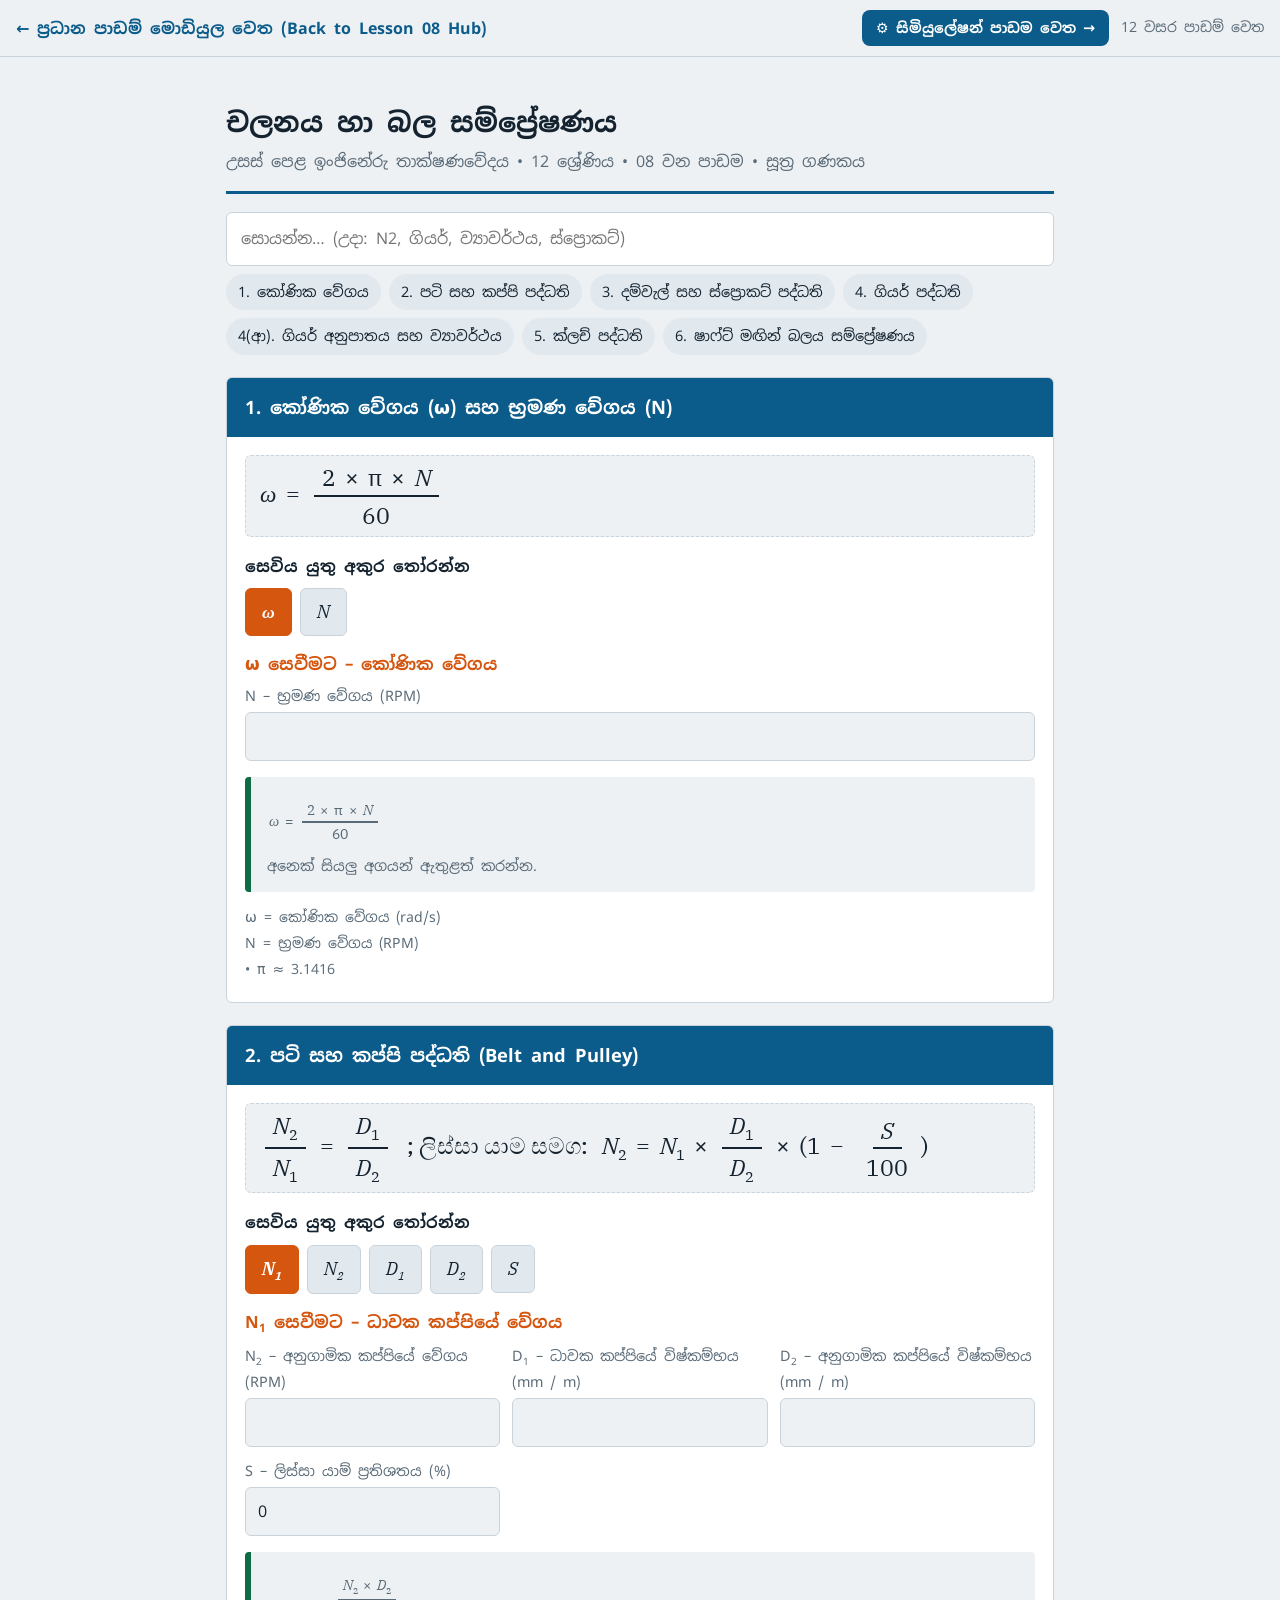
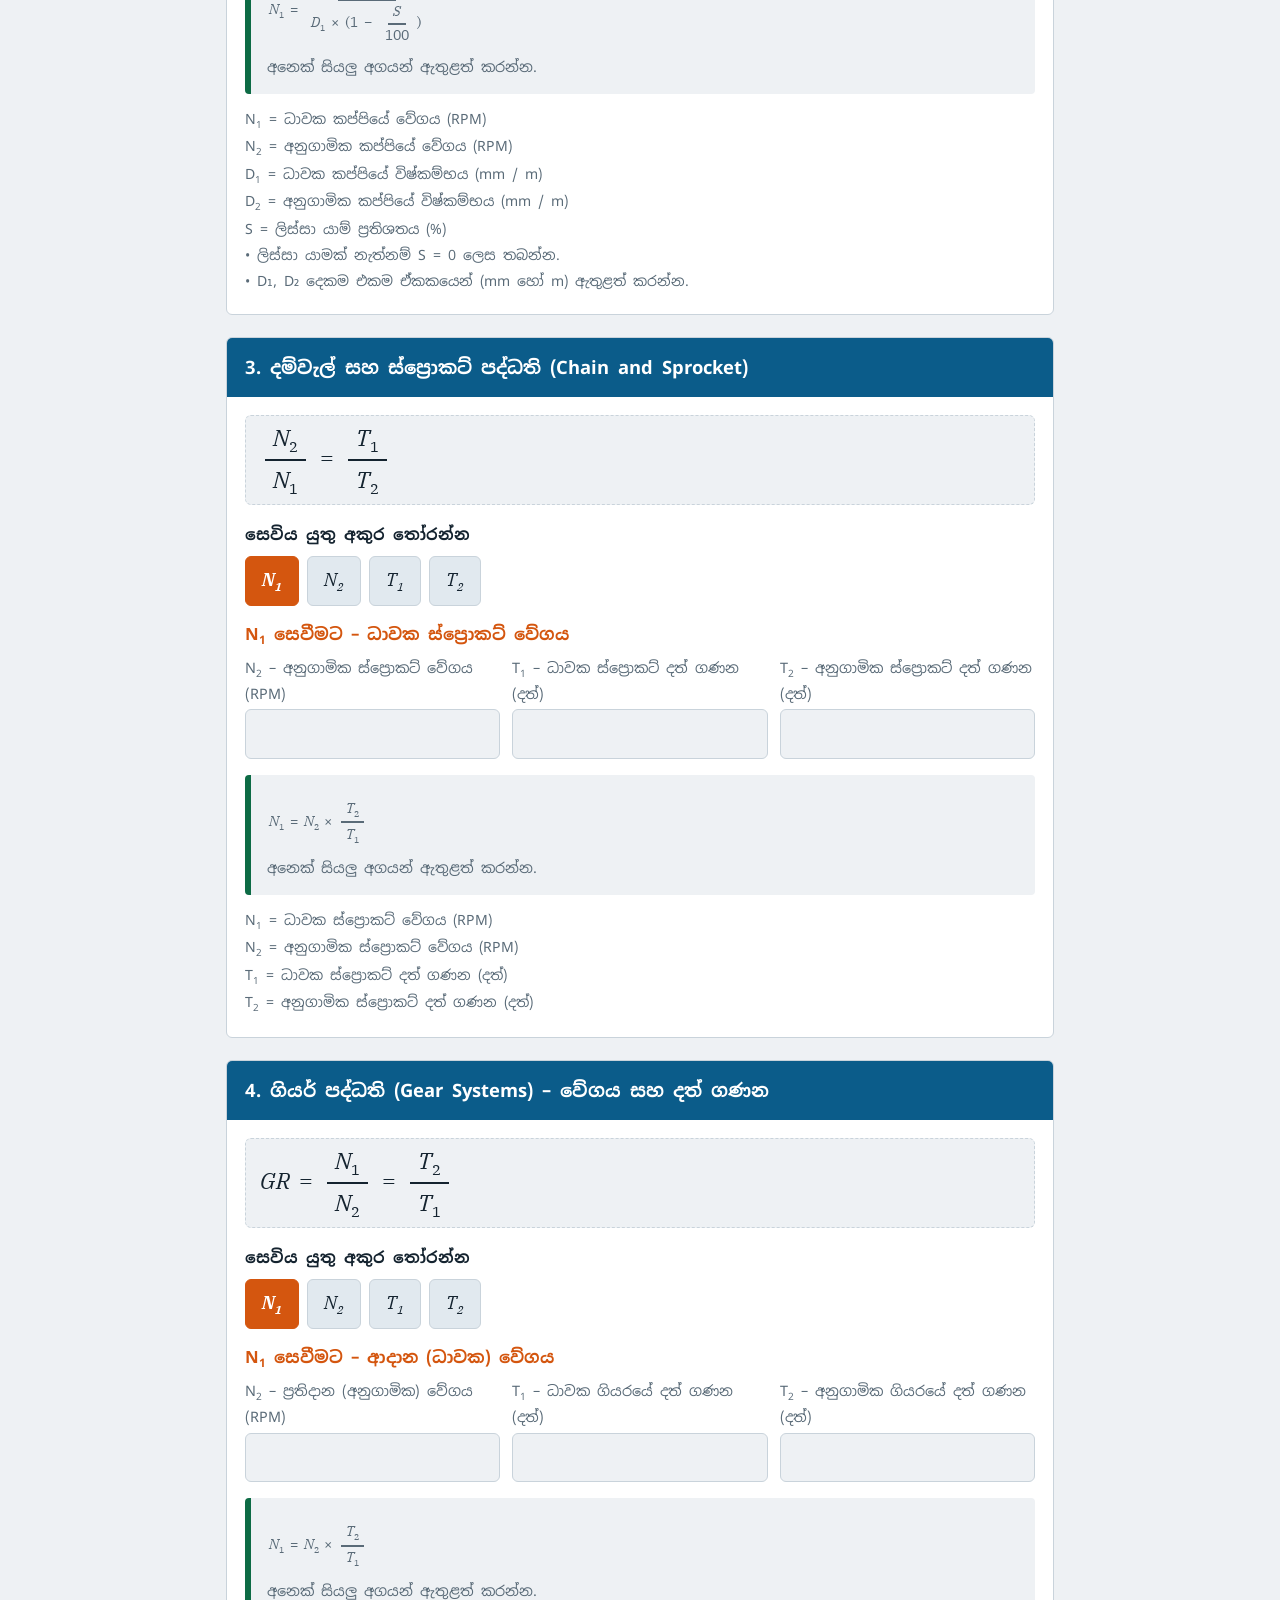
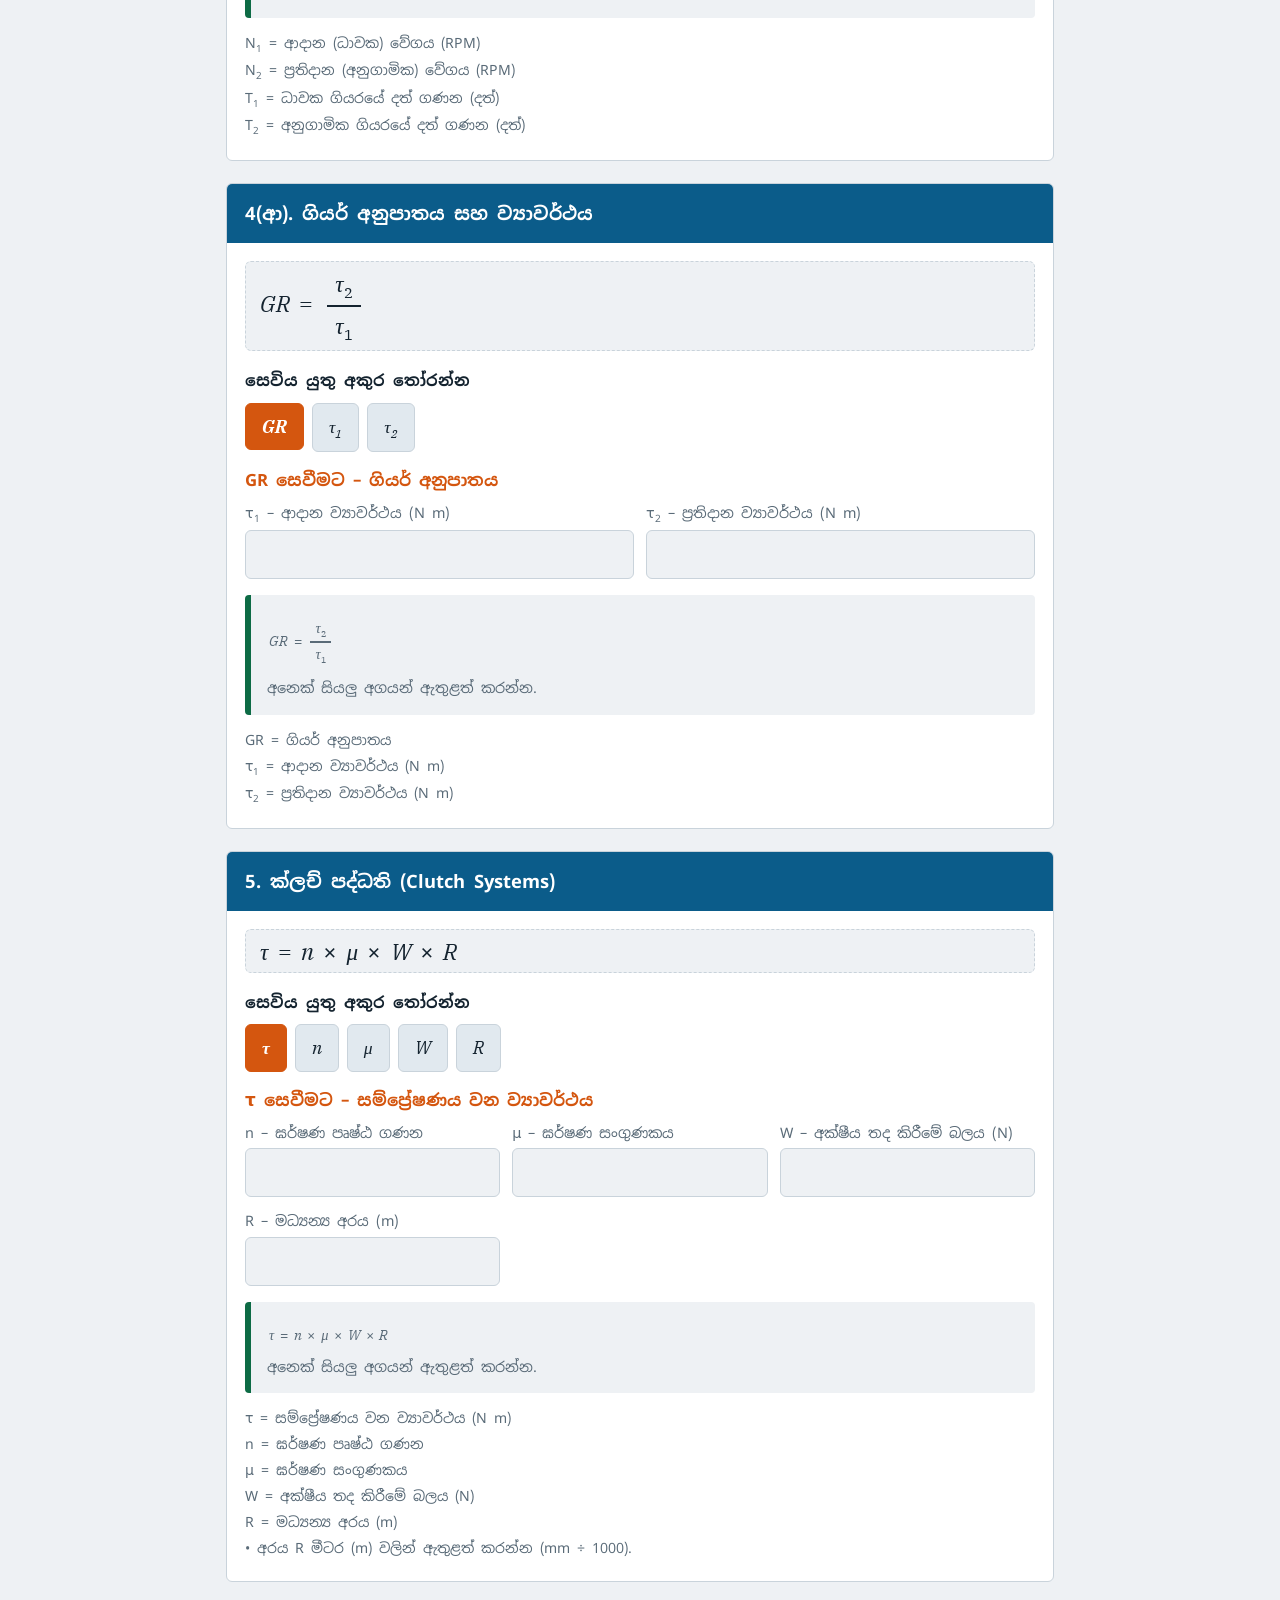
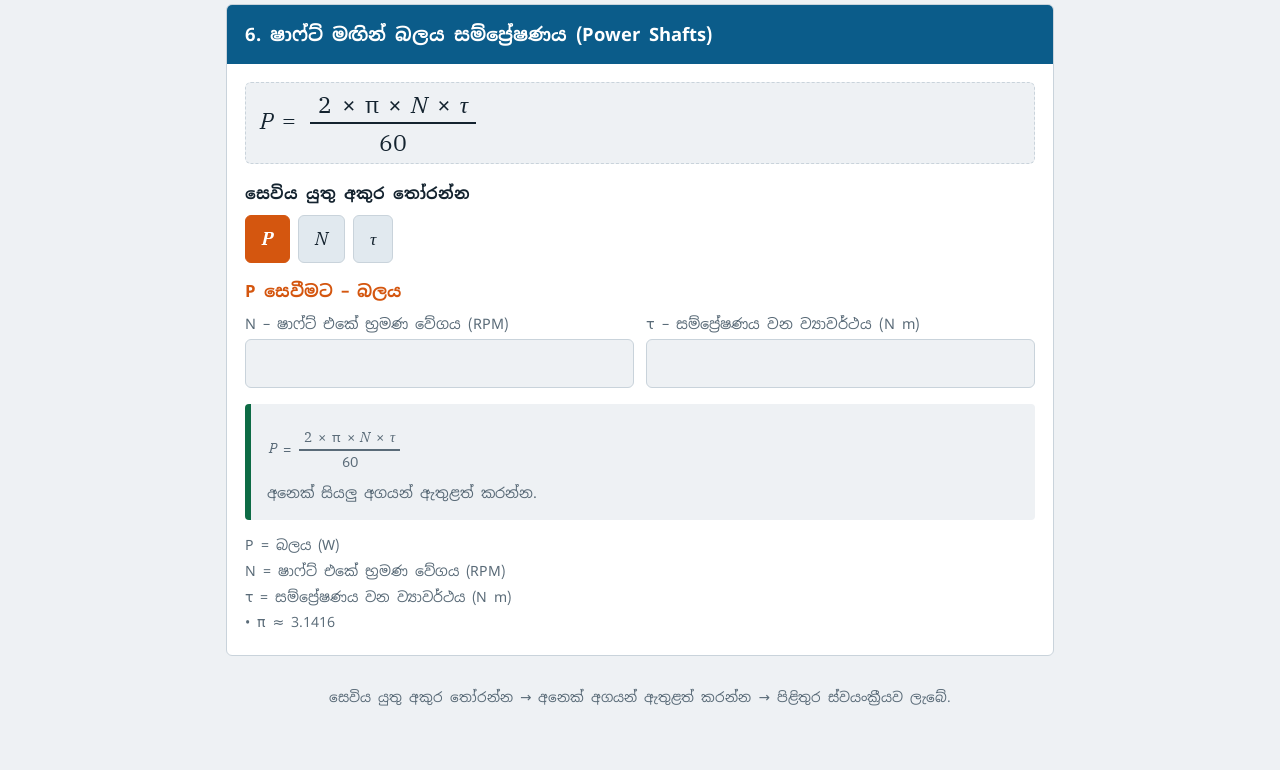
<file: motion-formulas.html>
﻿<!DOCTYPE html>
<html lang="si">
<head>
<meta charset="utf-8">
<meta name="viewport" content="width=device-width, initial-scale=1, viewport-fit=cover">
<title>චලනය හා බල සම්ප්‍රේෂණය – සූත්‍ර ගණකය</title>
<link href="https://fonts.googleapis.com/css2?family=Noto+Sans+Sinhala:wght@400;600;700&family=IBM+Plex+Serif:ital,wght@0,500;1,500&display=swap" rel="stylesheet">
<style>
:root{
  --bg:#eef1f4; --surface:#ffffff; --ink:#14232f; --muted:#5a6b78; --line:#c9d3db;
  --accent:#0b5c8a; --accent-ink:#ffffff; --hot:#d4560f; --ok:#0d6b45; --chip:#e1e9ef;
  box-sizing:border-box; padding-top:env(safe-area-inset-top,0px); padding-bottom:env(safe-area-inset-bottom,0px);
}
@media (prefers-color-scheme: dark){
  :root:not([data-theme="light"]){
    color-scheme:dark;
    --bg:#0f1a22; --surface:#17252f; --ink:#e6eef4; --muted:#93a6b4; --line:#2b3f4d;
    --accent:#5db7ea; --accent-ink:#06202f; --hot:#ff9a5c; --ok:#5fd6a0; --chip:#223644;
  }
}
:root[data-theme="dark"]{
  color-scheme:dark;
  --bg:#0f1a22; --surface:#17252f; --ink:#e6eef4; --muted:#93a6b4; --line:#2b3f4d;
  --accent:#5db7ea; --accent-ink:#06202f; --hot:#ff9a5c; --ok:#5fd6a0; --chip:#223644;
}
html{scroll-padding-top:env(safe-area-inset-top,0px);scroll-behavior:smooth}
*{box-sizing:border-box}
body{margin:0;background:var(--bg);color:var(--ink);font-family:"Noto Sans Sinhala","Iskoola Pota","Nirmala UI",system-ui,sans-serif;line-height:1.7}
.wrap{max-width:860px;margin:0 auto;padding:20px 16px 60px}
header{padding:28px 0 16px;border-bottom:3px solid var(--accent)}
header h1{margin:0;font-size:1.7rem;line-height:1.35}
header p{margin:6px 0 0;color:var(--muted)}
.tools{display:flex;gap:10px;margin:18px 0 8px;flex-wrap:wrap}
.tools input{flex:1;min-width:200px;padding:12px 14px;font:inherit;border:1.5px solid var(--line);border-radius:6px;background:var(--surface);color:var(--ink)}
.tools input:focus,button:focus-visible,input:focus-visible{outline:3px solid var(--hot);outline-offset:1px}
.toc{display:flex;flex-wrap:wrap;gap:8px;margin:8px 0 22px}
.toc a{font-size:.9rem;padding:6px 12px;border-radius:999px;background:var(--chip);color:var(--ink);text-decoration:none}
.toc a:hover{background:var(--accent);color:var(--accent-ink)}
section.card{background:var(--surface);border:1.5px solid var(--line);border-radius:6px;margin:0 0 22px;overflow:hidden}
.card h2{margin:0;padding:14px 18px;font-size:1.15rem;background:var(--accent);color:var(--accent-ink)}
.body{padding:16px 18px 20px}
.eq{font-family:"IBM Plex Serif",Georgia,serif;font-style:italic;font-size:1.35rem;margin:2px 0 4px;overflow-x:auto;white-space:nowrap}
.eq small{font-style:normal;font-family:inherit;font-size:.85rem;color:var(--muted)}
.math{font-style:normal;font-family:"IBM Plex Serif",Georgia,serif;font-size:1.45rem;line-height:1.3;overflow-x:auto;padding:8px 2px;white-space:nowrap}
.math i{font-style:italic}
.math sub{font-size:.65em;font-style:normal}
.op{font-style:normal;font-weight:500;margin:0 .4em}
.fr{display:inline-flex;flex-direction:column;align-items:center;vertical-align:middle;margin:0 .2em;text-align:center}
.fr>span:first-child{padding:0 .35em .12em;border-bottom:2px solid currentColor}
.fr>span:last-child{padding:.12em .35em 0}
.eq.math{background:var(--bg);border:1.5px dashed var(--line);border-radius:6px;padding:6px 14px;margin-bottom:4px}
.out .math{font-size:1.2rem;color:var(--muted)}
.label{font-weight:700;margin:16px 0 8px}
.chips{display:flex;flex-wrap:wrap;gap:8px}
.chip{position:relative}
.chip input{position:absolute;opacity:0;inset:0;cursor:pointer;margin:0}
.chip span{display:inline-block;padding:8px 16px;border:1.5px solid var(--line);border-radius:6px;background:var(--chip);font-family:"IBM Plex Serif",Georgia,serif;font-style:italic;font-size:1.1rem}
.chip input:checked + span{background:var(--hot);border-color:var(--hot);color:#fff;font-weight:700}
.chip input:focus-visible + span{outline:3px solid var(--accent);outline-offset:2px}
.find{margin:14px 0 6px;font-size:1.05rem;font-weight:700;color:var(--hot)}
.fields{display:grid;grid-template-columns:repeat(auto-fit,minmax(200px,1fr));gap:12px}
.fields label{display:block;font-size:.9rem;color:var(--muted)}
.fields input{width:100%;margin-top:3px;padding:10px 12px;font:inherit;font-size:1rem;border:1.5px solid var(--line);border-radius:6px;background:var(--bg);color:var(--ink)}
.out{margin-top:16px;padding:14px 16px;border-left:6px solid var(--ok);background:var(--bg);border-radius:4px;min-height:58px}
.out .v{font-size:1.5rem;font-weight:700;color:var(--ok);font-family:"IBM Plex Serif",Georgia,serif}
.out .f{color:var(--muted);font-size:.9rem;margin-top:2px;overflow-x:auto}
.out.err{border-left-color:var(--hot)}.out.err .v{color:var(--hot);font-size:1rem;font-family:inherit}
.sym{margin:14px 0 0;padding:0;list-style:none;font-size:.88rem;color:var(--muted);display:grid;gap:2px}
.empty{text-align:center;color:var(--muted);padding:30px}
footer{color:var(--muted);font-size:.85rem;text-align:center;margin-top:30px}
sub{font-size:.7em}
</style>
</head>
<body>
<div style="position:sticky;top:0;z-index:20;padding:10px 16px;background:var(--bg);border-bottom:1px solid var(--line);display:flex;justify-content:space-between;align-items:center;flex-wrap:wrap;gap:10px;font-family:'Noto Sans Sinhala','Iskoola Pota','Nirmala UI',system-ui,sans-serif;">
  <a href="motion.html" style="color:var(--accent);font-weight:700;text-decoration:none;display:inline-flex;align-items:center;gap:6px">← ප්‍රධාන පාඩම් මොඩියුල වෙත (Back to Lesson 08 Hub)</a>
  <div style="display:flex;gap:12px;align-items:center;flex-wrap:wrap">
    <a href="motion-power.html" style="background:var(--accent);color:#fff;padding:6px 14px;border-radius:8px;text-decoration:none;font-weight:700;font-size:0.9rem;display:inline-flex;align-items:center;gap:6px">⚙️ සිමියුලේෂන් පාඩම වෙත →</a>
    <a href="index.html#g12" onclick="if(window.location.protocol==='file:'&&!window.location.href.includes('index.html')){this.href='Final.html#g12';}" style="color:var(--muted);font-size:0.88rem;text-decoration:none">12 වසර පාඩම් වෙත</a>
  </div>
</div>
<div class="wrap">
<header>
  <h1>චලනය හා බල සම්ප්‍රේෂණය</h1>
  <p>උසස් පෙළ ඉංජිනේරු තාක්ෂණවේදය • 12 ශ්‍රේණිය • 08 වන පාඩම • සූත්‍ර ගණකය</p>
</header>

<div class="tools">
  <input id="q" type="search" placeholder="සොයන්න… (උදා: N2, ගියර්, ව්‍යාවර්ථය, ස්ප්‍රොකට්)" aria-label="සූත්‍ර සොයන්න">
</div>
<nav class="toc" id="toc" aria-label="පටුන"></nav>
<main id="list"></main>

<footer>සෙවිය යුතු අකුර තෝරන්න → අනෙක් අගයන් ඇතුළත් කරන්න → පිළිතුර ස්වයංක්‍රීයව ලැබේ.</footer>
</div>

<script>
const sub = (a,b)=>b?`${a}<sub>${b}</sub>`:a;
const fmt = n => {
  if(!isFinite(n)) return "—";
  const r = Math.round(n*10000)/10000;
  return r.toLocaleString("en-US",{maximumFractionDigits:4});
};
const PI = Math.PI;
const FH = (()=>{
  const V=(a,b)=>`<i>${a}${b?`<sub>${b}</sub>`:""}</i>`;
  const fr=(n,d)=>`<span class="fr"><span>${n}</span><span>${d}</span></span>`;
  const X='<span class="op">×</span>', EQ='<span class="op">=</span>', MN='<span class="op">−</span>';
  const M=(...a)=>a.join(X);
  const slip=`(1${MN}${fr(V("S"),"100")})`;
  const N1=V("N",1),N2=V("N",2),D1=V("D",1),D2=V("D",2),T1=V("T",1),T2=V("T",2),t1=V("τ",1),t2=V("τ",2),W=V("ω"),N=V("N"),TT=V("τ"),GR=V("GR"),P=V("P");
  const n=V("n"),mu=V("μ"),Wf=V("W"),R=V("R");
  const gearish={
    N2:N2+EQ+M(N1,fr(T1,T2)), N1:N1+EQ+M(N2,fr(T2,T1)),
    T1:T1+EQ+fr(M(N2,T2),N1), T2:T2+EQ+fr(M(N1,T1),N2)};
  return {
    s1:{eq:W+EQ+fr(M("2","π",N),"60"), w:W+EQ+fr(M("2","π",N),"60"), N:N+EQ+fr(M("60",W),M("2","π"))},
    s2:{eq:fr(N2,N1)+EQ+fr(D1,D2)+'<span class="op"> ; ලිස්සා යාම සමග: </span>'+N2+EQ+M(N1,fr(D1,D2),slip),
        N2:N2+EQ+M(N1,fr(D1,D2),slip), N1:N1+EQ+fr(M(N2,D2),M(D1,slip)),
        D1:D1+EQ+fr(M(N2,D2),M(N1,slip)), D2:D2+EQ+fr(M(N1,D1,slip),N2),
        S:V("S")+EQ+`(1${MN}`+fr(M(N2,D2),M(N1,D1))+`)${X}100`},
    s3:{eq:fr(N2,N1)+EQ+fr(T1,T2), ...gearish},
    s4:{eq:GR+EQ+fr(N1,N2)+EQ+fr(T2,T1), ...gearish},
    s4b:{eq:GR+EQ+fr(t2,t1), GR:GR+EQ+fr(t2,t1), t1:t1+EQ+fr(t2,GR), t2:t2+EQ+M(GR,t1)},
    s5:{eq:TT+EQ+M(n,mu,Wf,R), t:TT+EQ+M(n,mu,Wf,R), W:Wf+EQ+fr(TT,M(n,mu,R)),
        mu:mu+EQ+fr(TT,M(n,Wf,R)), R:R+EQ+fr(TT,M(n,mu,Wf)), n:n+EQ+fr(TT,M(mu,Wf,R))},
    s6:{eq:P+EQ+fr(M("2","π",N,TT),"60"), P:P+EQ+fr(M("2","π",N,TT),"60"),
        t:TT+EQ+fr(M("60",P),M("2","π",N)), N:N+EQ+fr(M("60",P),M("2","π",TT))}
  };
})();

/* Each section: vars with label(html), name (Sinhala), unit; solve[key](v) returns value; formula(key) shows the rearranged formula */
const SECTIONS = [
{
  id:"s1", title:"1. කෝණික වේගය (ω) සහ භ්‍රමණ වේගය (N)",
  eq:"ω = 2πN / 60",
  keys:"කෝණික වේගය භ්‍රමණ වේගය omega rpm rad/s",
  vars:[
    {k:"w",l:"ω",n:"කෝණික වේගය",u:"rad/s"},
    {k:"N",l:"N",n:"භ්‍රමණ වේගය",u:"RPM"}],
  solve:{
    w:{f:"ω = 2πN / 60", c:v=>2*PI*v.N/60},
    N:{f:"N = 60ω / 2π", c:v=>60*v.w/(2*PI)}},
  note:["π ≈ 3.1416"]
},
{
  id:"s2", title:"2. පටි සහ කප්පි පද්ධති (Belt and Pulley)",
  eq:"N<sub>2</sub> / N<sub>1</sub> = D<sub>1</sub> / D<sub>2</sub> &nbsp;<small>(ලිස්සා යාම සමග: ×(1 − S/100))</small>",
  keys:"පටි කප්පි belt pulley වේග අනුපාතය ලිස්සා යාම slip විෂ්කම්භය",
  vars:[
    {k:"N1",l:sub("N",1),n:"ධාවක කප්පියේ වේගය",u:"RPM"},
    {k:"N2",l:sub("N",2),n:"අනුගාමික කප්පියේ වේගය",u:"RPM"},
    {k:"D1",l:sub("D",1),n:"ධාවක කප්පියේ විෂ්කම්භය",u:"mm / m"},
    {k:"D2",l:sub("D",2),n:"අනුගාමික කප්පියේ විෂ්කම්භය",u:"mm / m"},
    {k:"S",l:"S",n:"ලිස්සා යාම් ප්‍රතිශතය",u:"%",def:0}],
  solve:{
    N2:{f:"N₂ = N₁ × (D₁ / D₂) × (1 − S/100)", c:v=>v.N1*v.D1/v.D2*(1-v.S/100)},
    N1:{f:"N₁ = N₂ × D₂ / [D₁ × (1 − S/100)]", c:v=>v.N2*v.D2/(v.D1*(1-v.S/100))},
    D1:{f:"D₁ = N₂ × D₂ / [N₁ × (1 − S/100)]", c:v=>v.N2*v.D2/(v.N1*(1-v.S/100))},
    D2:{f:"D₂ = N₁ × D₁ × (1 − S/100) / N₂", c:v=>v.N1*v.D1*(1-v.S/100)/v.N2},
    S:{f:"S = [1 − (N₂ × D₂) / (N₁ × D₁)] × 100", c:v=>(1-(v.N2*v.D2)/(v.N1*v.D1))*100}},
  note:["ලිස්සා යාමක් නැත්නම් S = 0 ලෙස තබන්න.","D₁, D₂ දෙකම එකම ඒකකයෙන් (mm හෝ m) ඇතුළත් කරන්න."]
},
{
  id:"s3", title:"3. දම්වැල් සහ ස්ප්‍රොකට් පද්ධති (Chain and Sprocket)",
  eq:"N<sub>2</sub> / N<sub>1</sub> = T<sub>1</sub> / T<sub>2</sub> &nbsp;<small>(N₁T₁ = N₂T₂)</small>",
  keys:"දම්වැල් ස්ප්‍රොකට් chain sprocket දත් ගණන",
  vars:[
    {k:"N1",l:sub("N",1),n:"ධාවක ස්ප්‍රොකට් වේගය",u:"RPM"},
    {k:"N2",l:sub("N",2),n:"අනුගාමික ස්ප්‍රොකට් වේගය",u:"RPM"},
    {k:"T1",l:sub("T",1),n:"ධාවක ස්ප්‍රොකට් දත් ගණන",u:"දත්"},
    {k:"T2",l:sub("T",2),n:"අනුගාමික ස්ප්‍රොකට් දත් ගණන",u:"දත්"}],
  solve:{
    N2:{f:"N₂ = N₁ × T₁ / T₂", c:v=>v.N1*v.T1/v.T2},
    N1:{f:"N₁ = N₂ × T₂ / T₁", c:v=>v.N2*v.T2/v.T1},
    T1:{f:"T₁ = N₂ × T₂ / N₁", c:v=>v.N2*v.T2/v.N1},
    T2:{f:"T₂ = N₁ × T₁ / N₂", c:v=>v.N1*v.T1/v.N2}},
  note:[]
},
{
  id:"s4", title:"4. ගියර් පද්ධති (Gear Systems) – වේගය සහ දත් ගණන",
  eq:"GR = N<sub>1</sub> / N<sub>2</sub> = T<sub>2</sub> / T<sub>1</sub>",
  keys:"ගියර් gear ගියර් අනුපාතය gear ratio දත් ගණන",
  vars:[
    {k:"N1",l:sub("N",1),n:"ආදාන (ධාවක) වේගය",u:"RPM"},
    {k:"N2",l:sub("N",2),n:"ප්‍රතිදාන (අනුගාමික) වේගය",u:"RPM"},
    {k:"T1",l:sub("T",1),n:"ධාවක ගියරයේ දත් ගණන",u:"දත්"},
    {k:"T2",l:sub("T",2),n:"අනුගාමික ගියරයේ දත් ගණන",u:"දත්"}],
  solve:{
    N2:{f:"N₂ = N₁ × T₁ / T₂", c:v=>v.N1*v.T1/v.T2},
    N1:{f:"N₁ = N₂ × T₂ / T₁", c:v=>v.N2*v.T2/v.T1},
    T2:{f:"T₂ = N₁ × T₁ / N₂", c:v=>v.N1*v.T1/v.N2},
    T1:{f:"T₁ = N₂ × T₂ / N₁", c:v=>v.N2*v.T2/v.N1}},
  extra:v=>`ගියර් අනුපාතය GR = T₂ / T₁ = ${fmt(v.T2/v.T1)}`,
  note:[]
},
{
  id:"s4b", title:"4(ආ). ගියර් අනුපාතය සහ ව්‍යාවර්ථය",
  eq:"GR = τ<sub>2</sub> / τ<sub>1</sub>",
  keys:"ගියර් අනුපාතය ව්‍යාවර්ථය torque tau gear ratio",
  vars:[
    {k:"GR",l:"GR",n:"ගියර් අනුපාතය",u:""},
    {k:"t1",l:"τ<sub>1</sub>",n:"ආදාන ව්‍යාවර්ථය",u:"N m"},
    {k:"t2",l:"τ<sub>2</sub>",n:"ප්‍රතිදාන ව්‍යාවර්ථය",u:"N m"}],
  solve:{
    GR:{f:"GR = τ₂ / τ₁", c:v=>v.t2/v.t1},
    t1:{f:"τ₁ = τ₂ / GR", c:v=>v.t2/v.GR},
    t2:{f:"τ₂ = GR × τ₁", c:v=>v.GR*v.t1}},
  note:[]
},
{
  id:"s5", title:"5. ක්ලච් පද්ධති (Clutch Systems)",
  eq:"τ = n μ W R",
  keys:"ක්ලච් clutch ව්‍යාවර්ථය ඝර්ෂණ සංගුණකය අක්ෂීය බලය මධ්‍යන්‍ය අරය ඝර්ෂණ පෘෂ්ඨ",
  vars:[
    {k:"t",l:"τ",n:"සම්ප්‍රේෂණය වන ව්‍යාවර්ථය",u:"N m"},
    {k:"n",l:"n",n:"ඝර්ෂණ පෘෂ්ඨ ගණන",u:""},
    {k:"mu",l:"μ",n:"ඝර්ෂණ සංගුණකය",u:""},
    {k:"W",l:"W",n:"අක්ෂීය තද කිරීමේ බලය",u:"N"},
    {k:"R",l:"R",n:"මධ්‍යන්‍ය අරය",u:"m"}],
  solve:{
    t:{f:"τ = n × μ × W × R", c:v=>v.n*v.mu*v.W*v.R},
    W:{f:"W = τ / (n × μ × R)", c:v=>v.t/(v.n*v.mu*v.R)},
    mu:{f:"μ = τ / (n × W × R)", c:v=>v.t/(v.n*v.W*v.R)},
    R:{f:"R = τ / (n × μ × W)", c:v=>v.t/(v.n*v.mu*v.W)},
    n:{f:"n = τ / (μ × W × R)", c:v=>v.t/(v.mu*v.W*v.R)}},
  note:["අරය R මීටර (m) වලින් ඇතුළත් කරන්න (mm ÷ 1000)."]
},
{
  id:"s6", title:"6. ෂාෆ්ට් මඟින් බලය සම්ප්‍රේෂණය (Power Shafts)",
  eq:"P = 2πNτ / 60",
  keys:"ෂාෆ්ට් shaft බලය power watt ව්‍යාවර්ථය",
  vars:[
    {k:"P",l:"P",n:"බලය",u:"W"},
    {k:"N",l:"N",n:"ෂාෆ්ට් එකේ භ්‍රමණ වේගය",u:"RPM"},
    {k:"t",l:"τ",n:"සම්ප්‍රේෂණය වන ව්‍යාවර්ථය",u:"N m"}],
  solve:{
    P:{f:"P = 2πNτ / 60", c:v=>2*PI*v.N*v.t/60},
    t:{f:"τ = 60P / 2πN", c:v=>60*v.P/(2*PI*v.N)},
    N:{f:"N = 60P / 2πτ", c:v=>60*v.P/(2*PI*v.t)}},
  note:["π ≈ 3.1416"]
}
];

const list = document.getElementById("list");
const toc = document.getElementById("toc");

function build(sec){
  const el = document.createElement("section");
  el.className="card"; el.id=sec.id;
  const first = sec.vars[0].k;
  el.innerHTML = `
    <h2>${sec.title}</h2>
    <div class="body">
      <div class="eq math">${FH[sec.id].eq}</div>
      <div class="label">සෙවිය යුතු අකුර තෝරන්න</div>
      <div class="chips" role="radiogroup">
        ${sec.vars.map((x,i)=>`<label class="chip"><input type="radio" name="${sec.id}-r" value="${x.k}" ${i===0?"checked":""}><span>${x.l}</span></label>`).join("")}
      </div>
      <div class="find"></div>
      <div class="fields"></div>
      <div class="out" aria-live="polite"></div>
      <ul class="sym">${sec.vars.map(x=>`<li>${x.l} = ${x.n}${x.u?` (${x.u})`:""}</li>`).join("")}${sec.note.map(t=>`<li>• ${t}</li>`).join("")}</ul>
    </div>`;
  const fields = el.querySelector(".fields"), out = el.querySelector(".out"), find = el.querySelector(".find");
  const vals = {}; sec.vars.forEach(x=>{ if(x.def!==undefined) vals[x.k]=String(x.def); });

  function render(){
    const target = el.querySelector("input[type=radio]:checked").value;
    const tv = sec.vars.find(x=>x.k===target);
    find.innerHTML = `${tv.l} සෙවීමට – ${tv.n}`;
    fields.innerHTML = sec.vars.filter(x=>x.k!==target).map(x=>
      `<label>${x.l} – ${x.n}${x.u?` (${x.u})`:""}<input type="number" step="any" inputmode="decimal" data-k="${x.k}" value="${vals[x.k]??""}"></label>`).join("");
    fields.querySelectorAll("input").forEach(i=>i.addEventListener("input",()=>{vals[i.dataset.k]=i.value;calc();}));
    calc();
  }
  function calc(){
    const target = el.querySelector("input[type=radio]:checked").value;
    const tv = sec.vars.find(x=>x.k===target), s = sec.solve[target];
    const v = {};
    let missing = false;
    sec.vars.forEach(x=>{
      if(x.k===target) return;
      const raw = vals[x.k];
      if(raw===undefined||raw===""){ missing=true; return; }
      v[x.k]=parseFloat(raw);
    });
    out.className="out";
    if(missing){
      out.innerHTML = `<div class="f math">${FH[sec.id][target]}</div><div class="f">අනෙක් සියලු අගයන් ඇතුළත් කරන්න.</div>`; return;
    }
    const r = s.c(v);
    if(!isFinite(r)){
      out.className="out err";
      out.innerHTML = `<div class="v">ගණනය කළ නොහැක – බිංදුවෙන් බෙදීමක් සිදු වේ. අගයන් පරීක්ෂා කරන්න.</div>`; return;
    }
    out.innerHTML = `<div class="v">${tv.l} = ${fmt(r)} ${tv.u}</div><div class="f math">${FH[sec.id][target]}</div>${sec.extra?`<div class="f">${sec.extra({...v,[target]:r})}</div>`:""}`;
  }
  el.querySelectorAll("input[type=radio]").forEach(r=>r.addEventListener("change",render));
  render();
  return el;
}

SECTIONS.forEach(sec=>{
  list.appendChild(build(sec));
  const a=document.createElement("a"); a.href="#"+sec.id; a.textContent=sec.title.split(" (")[0].split(" – ")[0]; toc.appendChild(a);
});

const q = document.getElementById("q");
q.addEventListener("input",()=>{
  const t = q.value.trim().toLowerCase().replace(/[₁₂]/g,c=>c==="₁"?"1":"2");
  let shown=0;
  SECTIONS.forEach(sec=>{
    const hay = (sec.title+" "+sec.keys+" "+sec.vars.map(x=>x.l.replace(/<[^>]+>/g,"")+" "+x.n).join(" ")+" "+sec.vars.map(x=>x.k).join(" ")).toLowerCase();
    const hit = !t || hay.includes(t) || hay.replace(/<[^>]+>/g,"").includes(t);
    document.getElementById(sec.id).style.display = hit?"":"none"; if(hit) shown++;
  });
  let e=document.getElementById("empty");
  if(!shown){ if(!e){e=document.createElement("div");e.id="empty";e.className="empty";e.textContent="ගැළපෙන සූත්‍රයක් නැත. වෙනත් වචනයකින් සොයන්න.";list.appendChild(e);} }
  else if(e) e.remove();
});
</script>
</body>
</html>
</file>
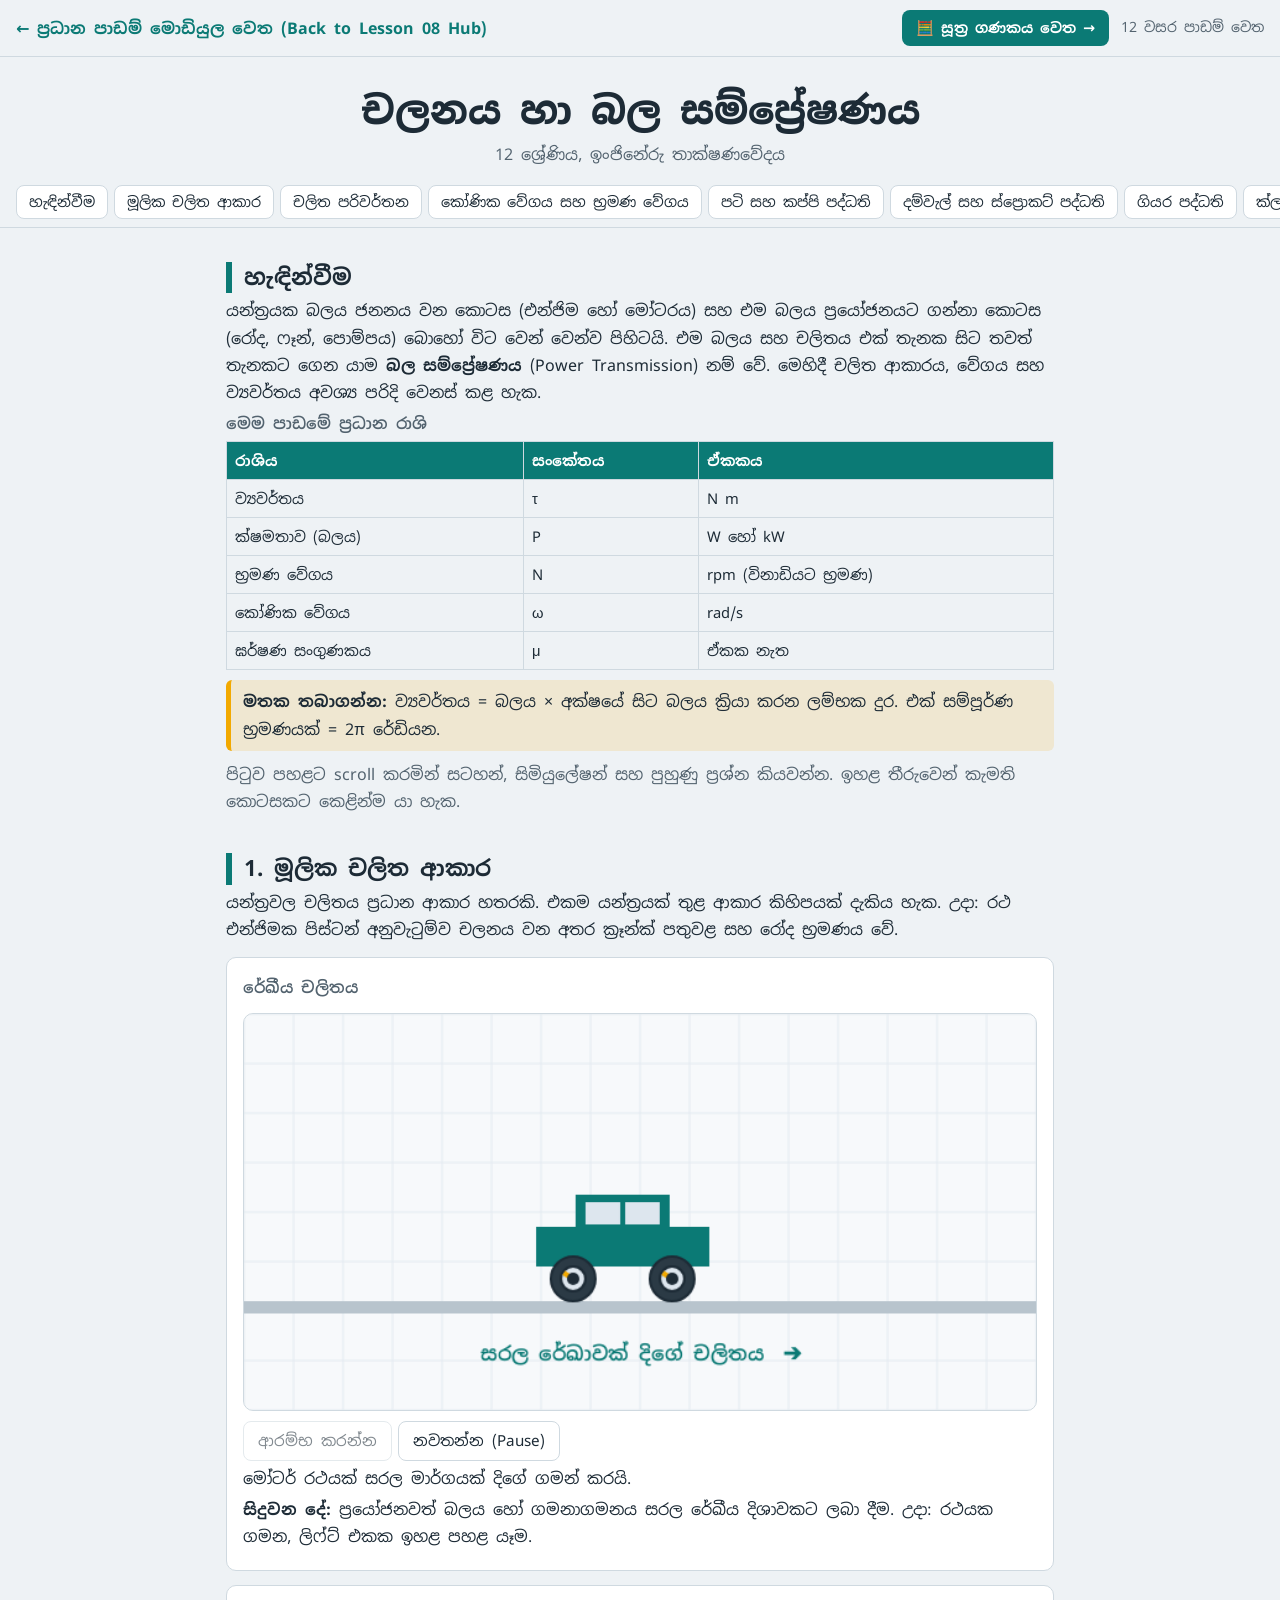
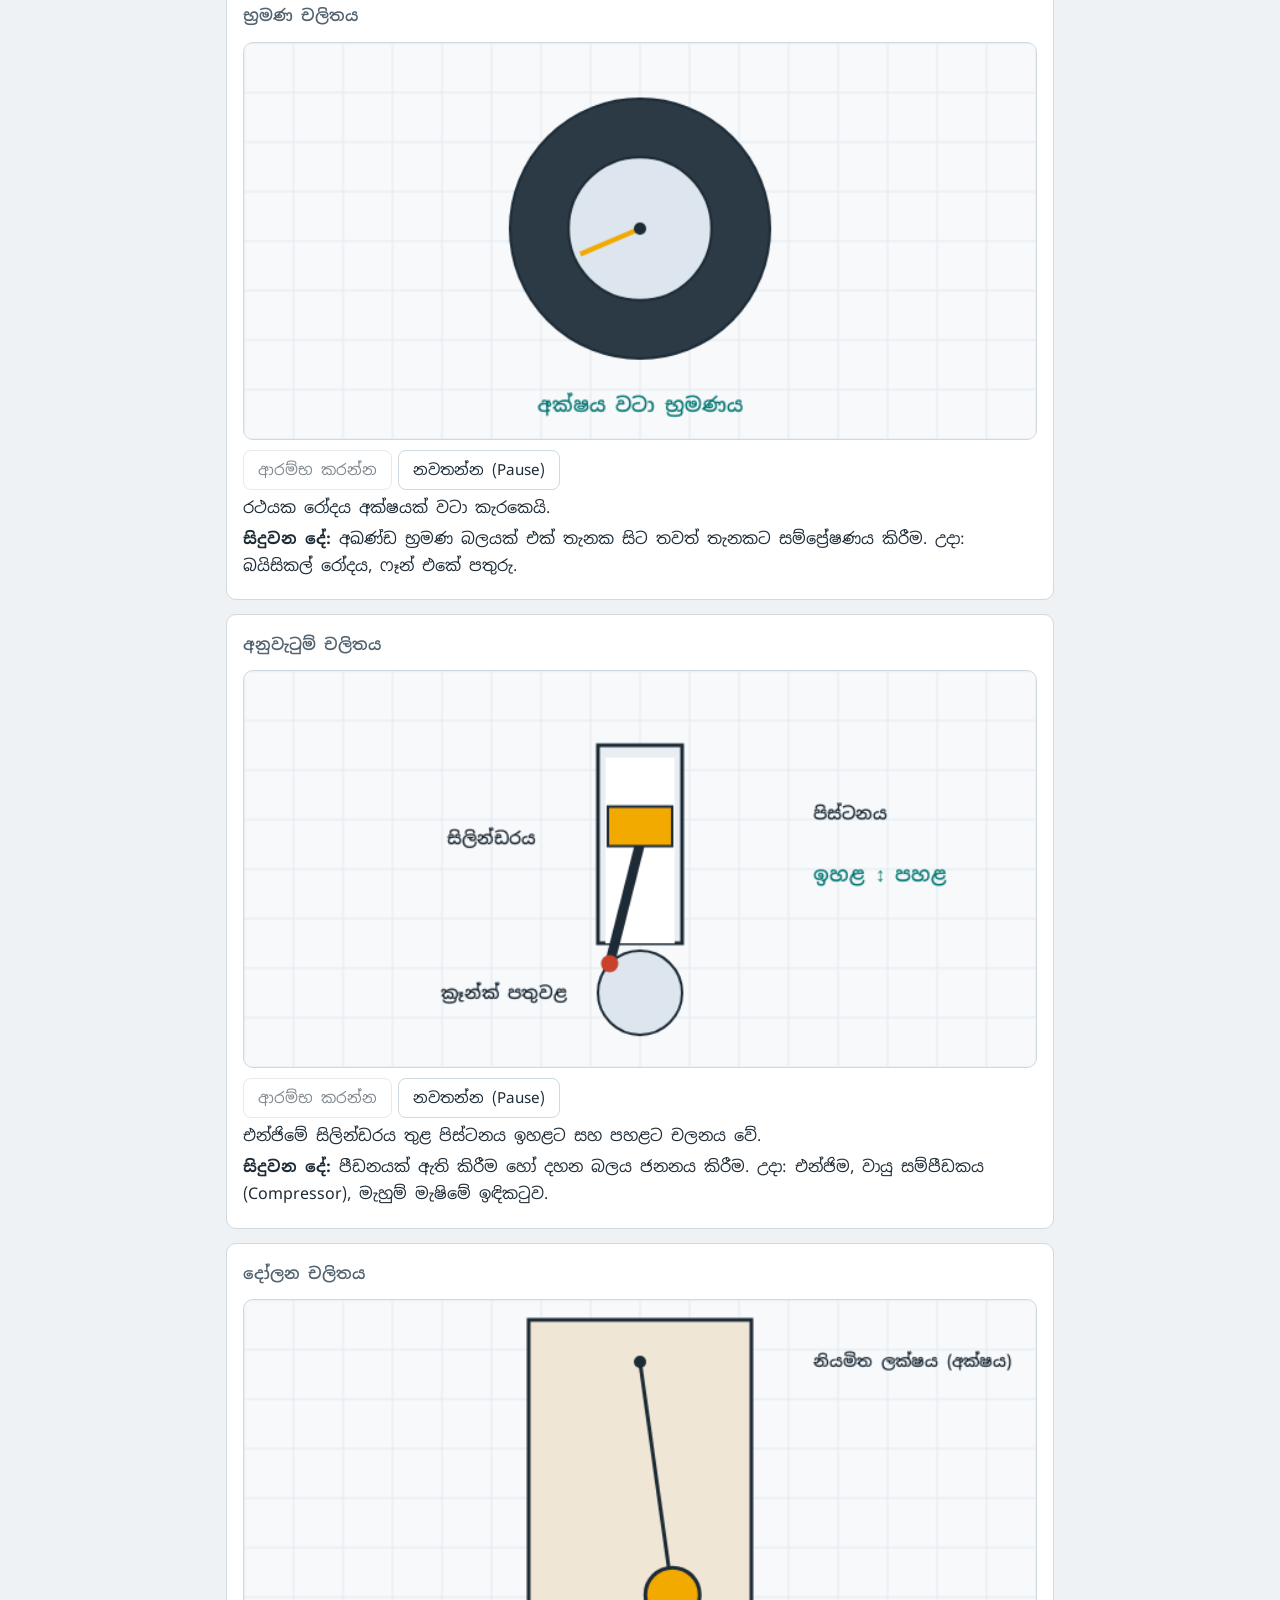
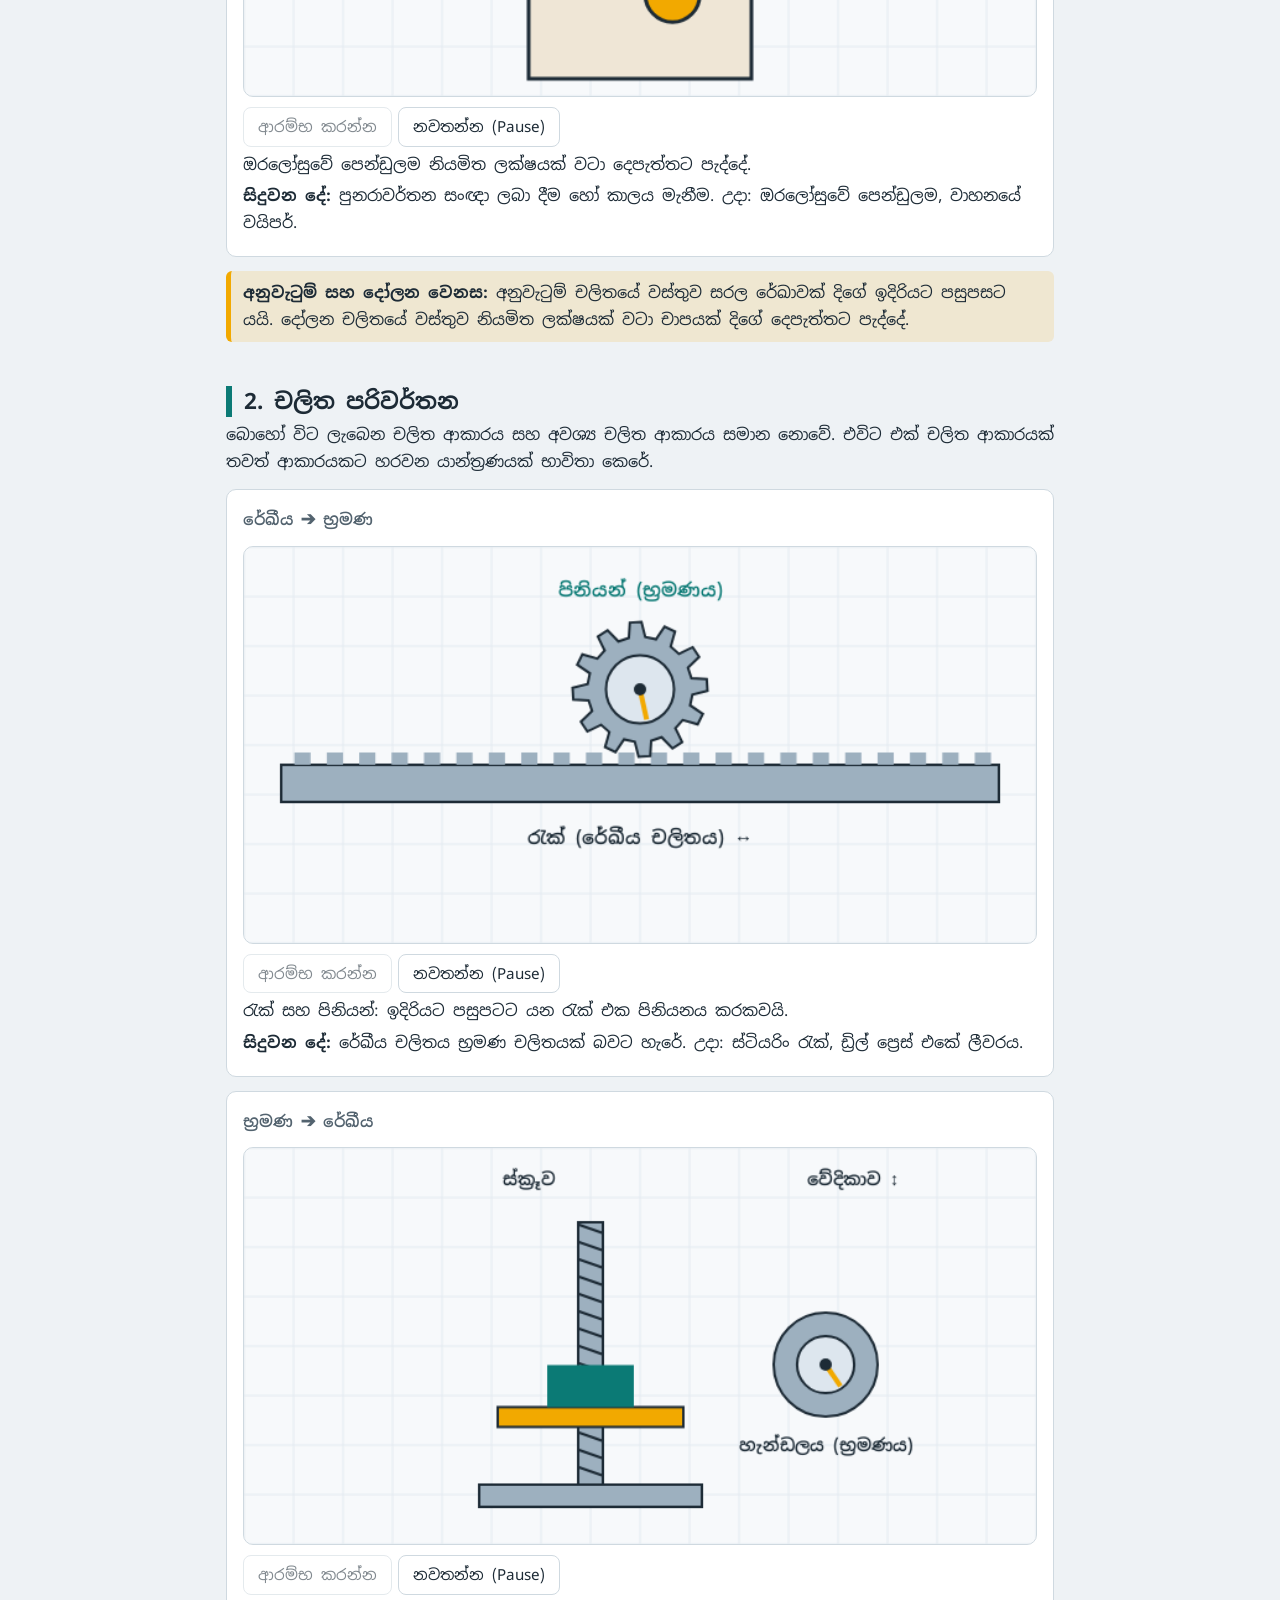
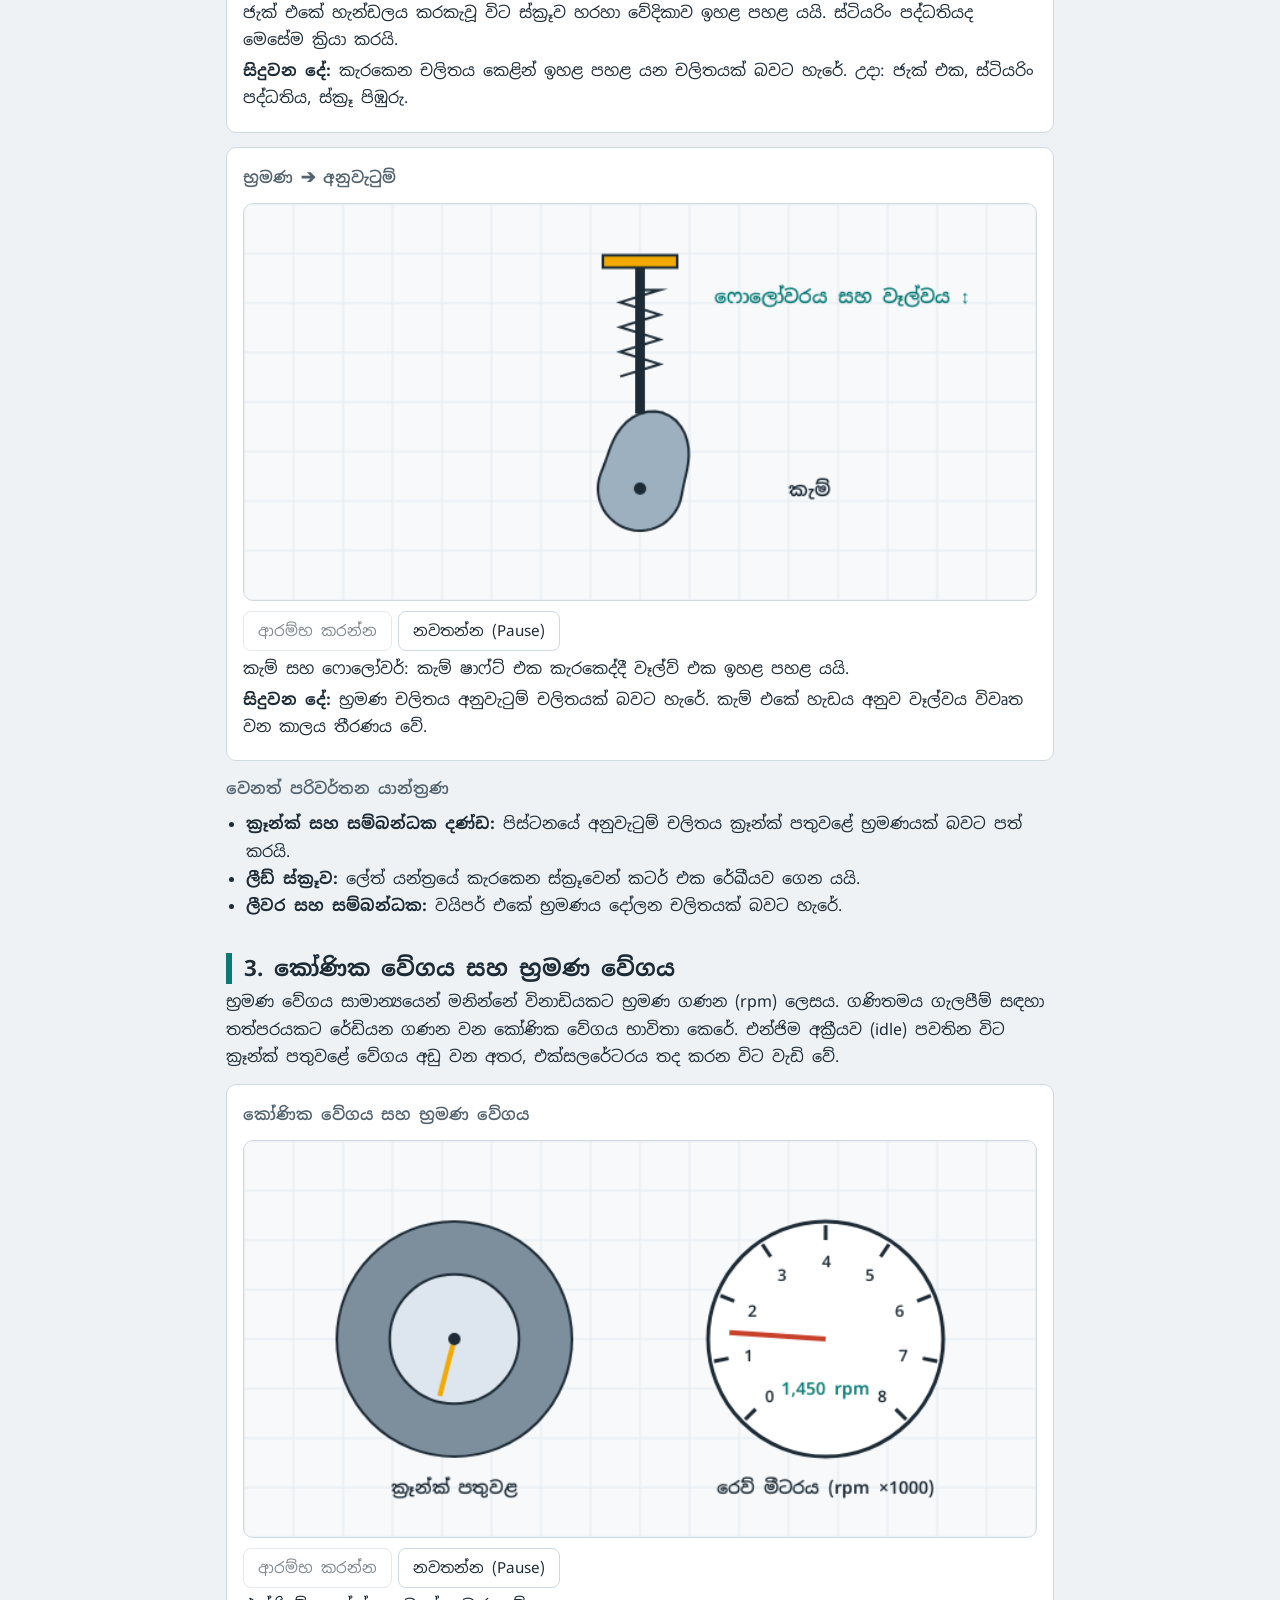
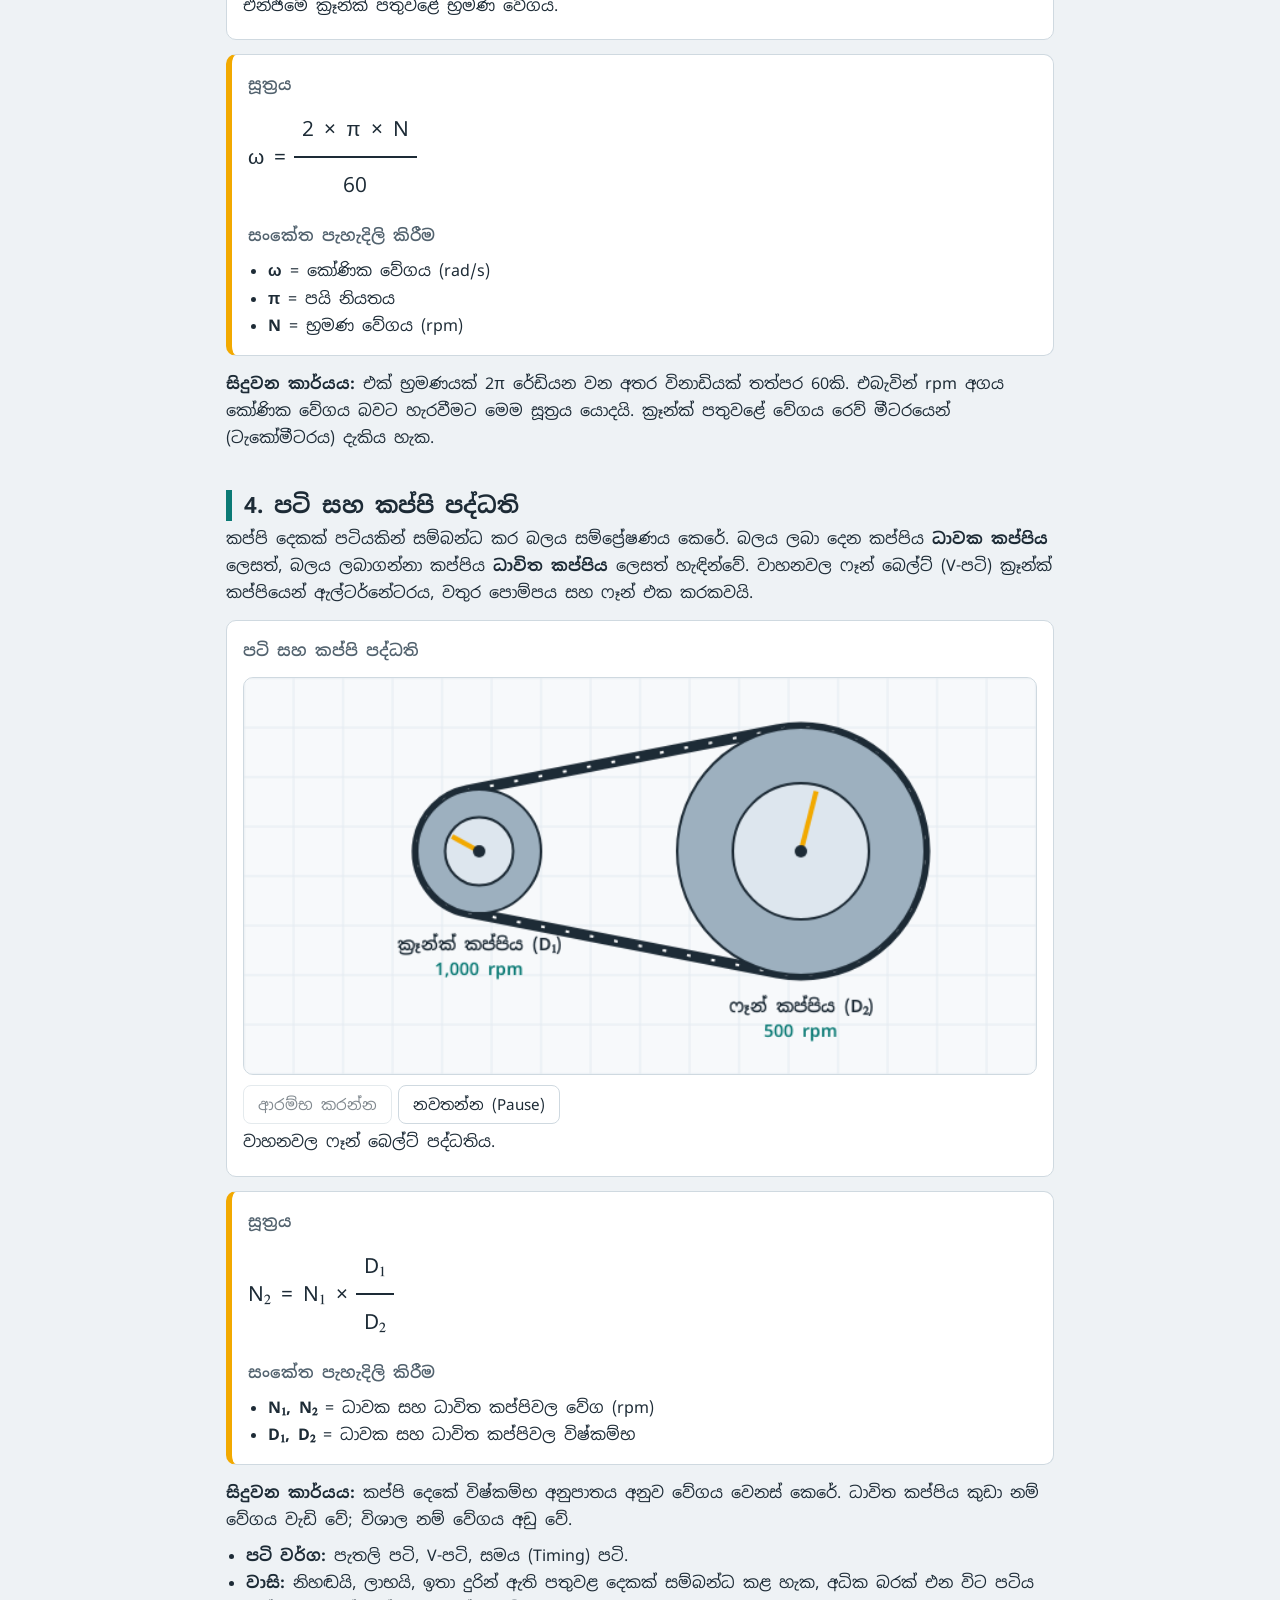
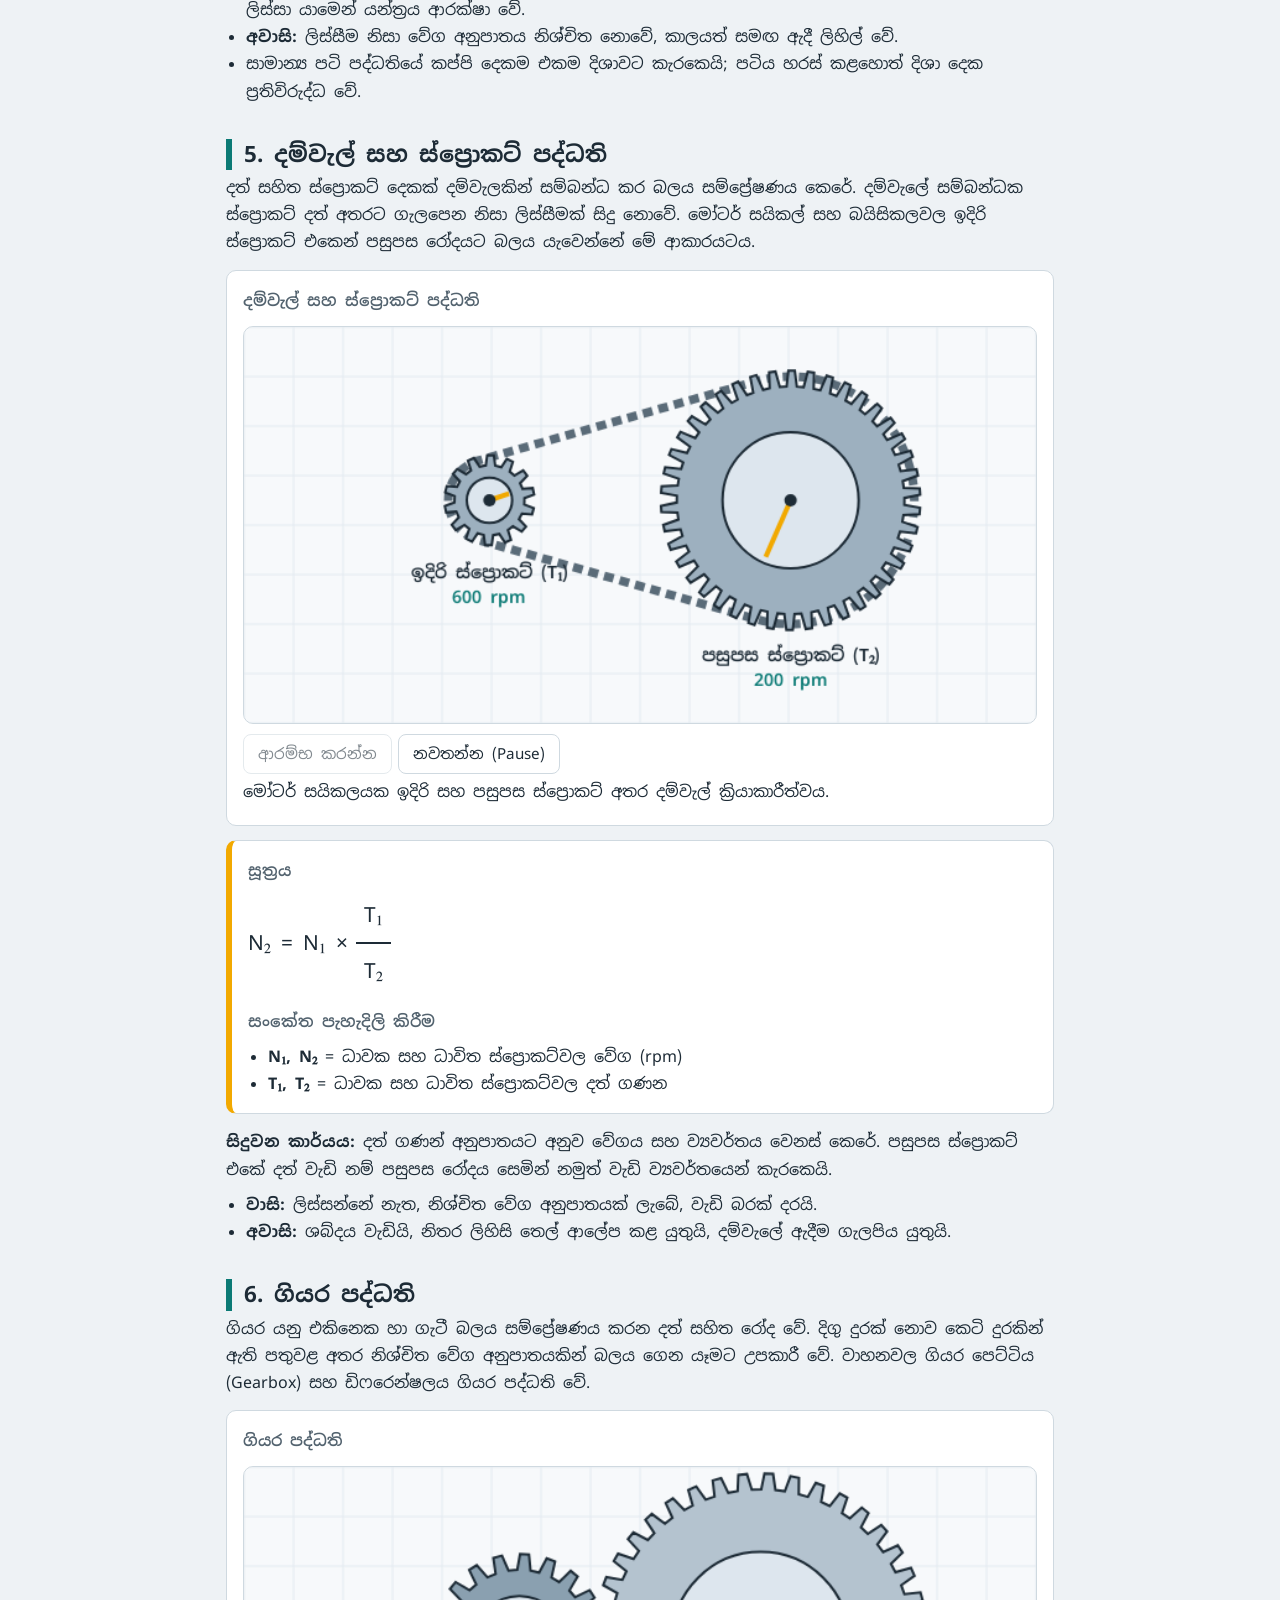
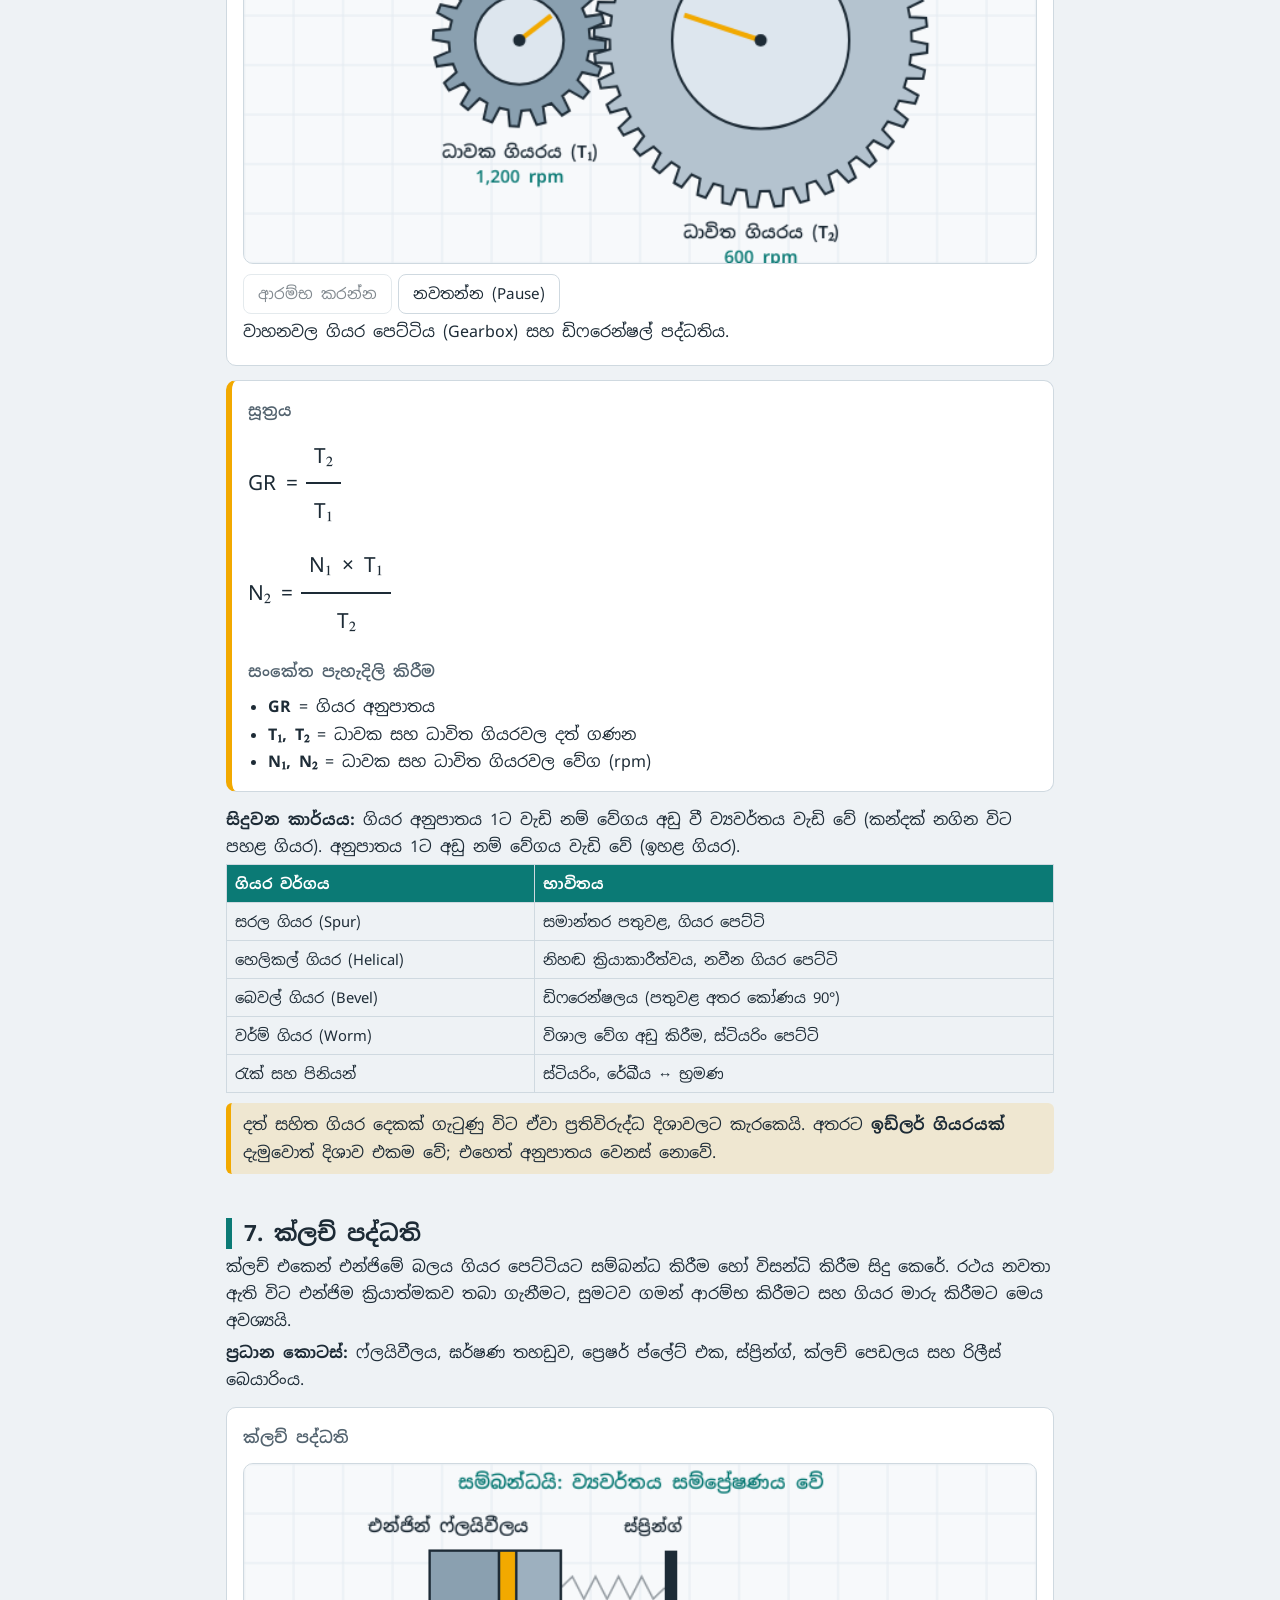
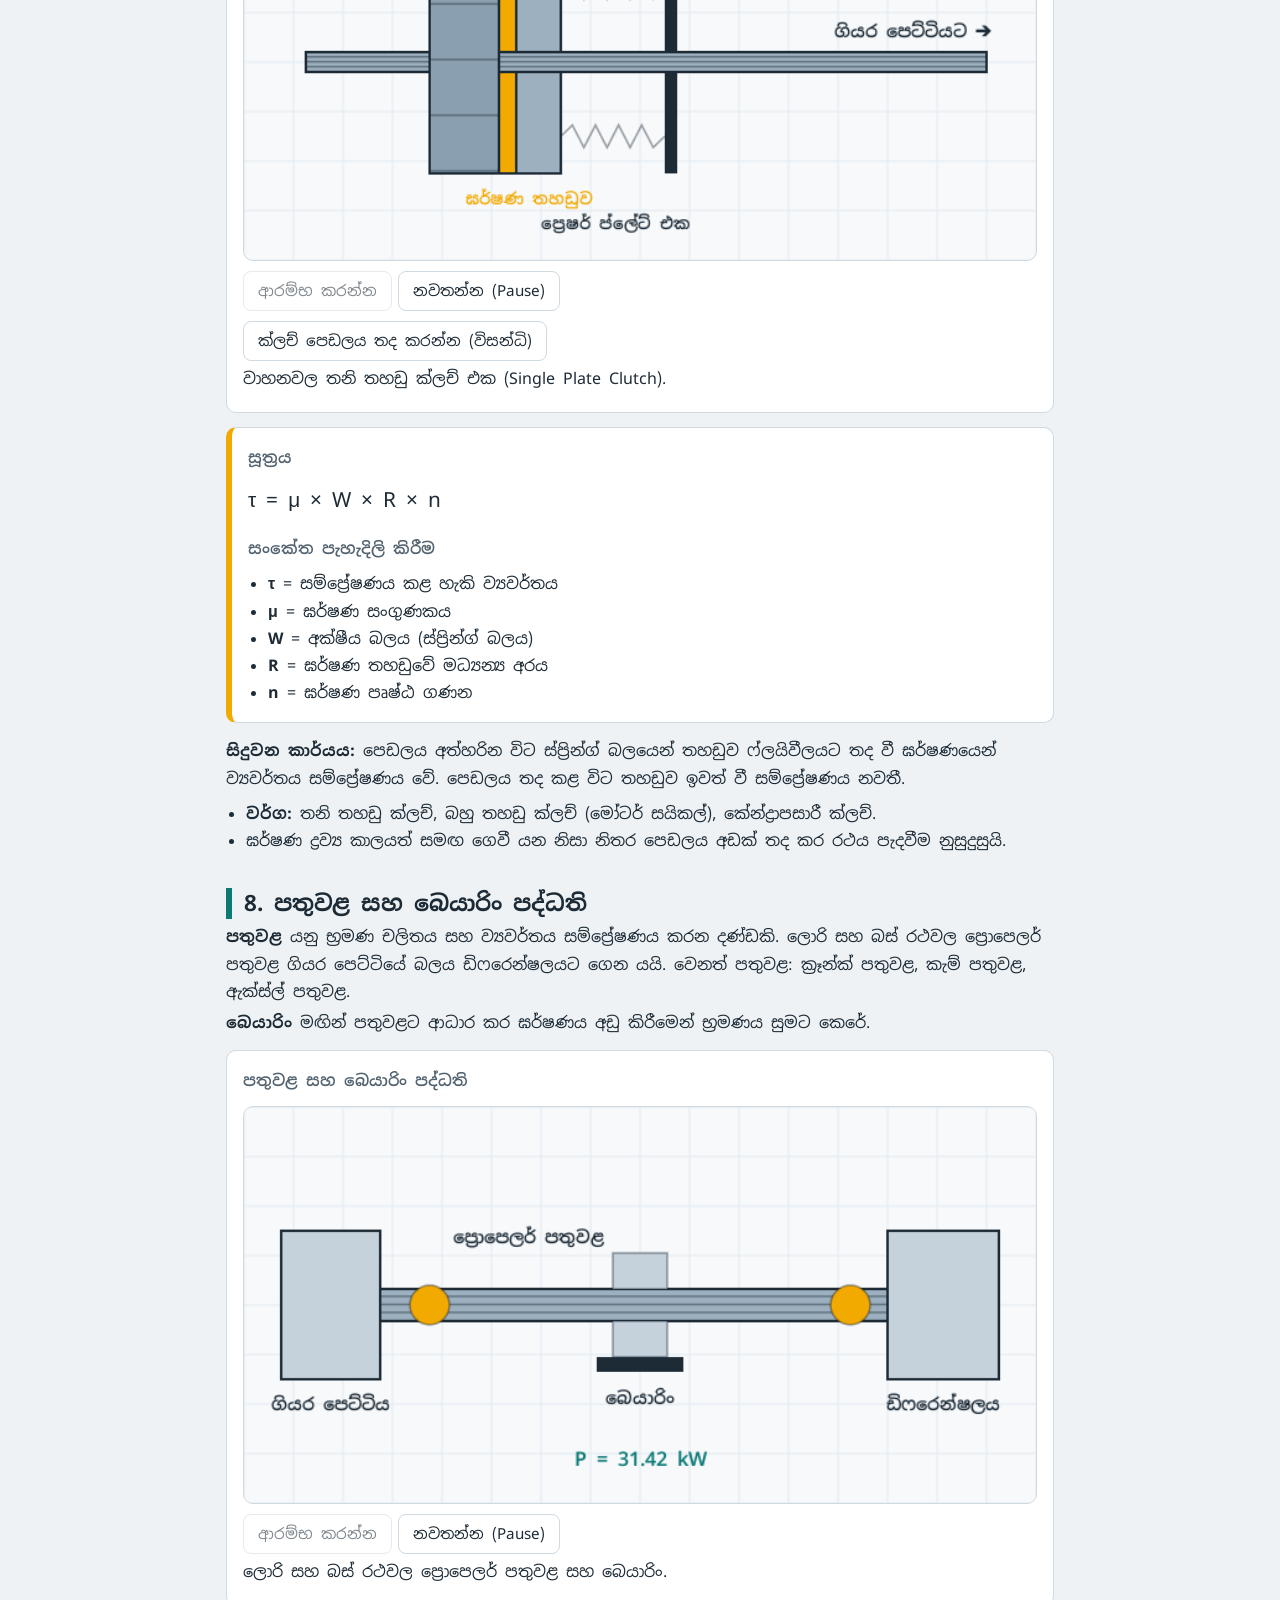
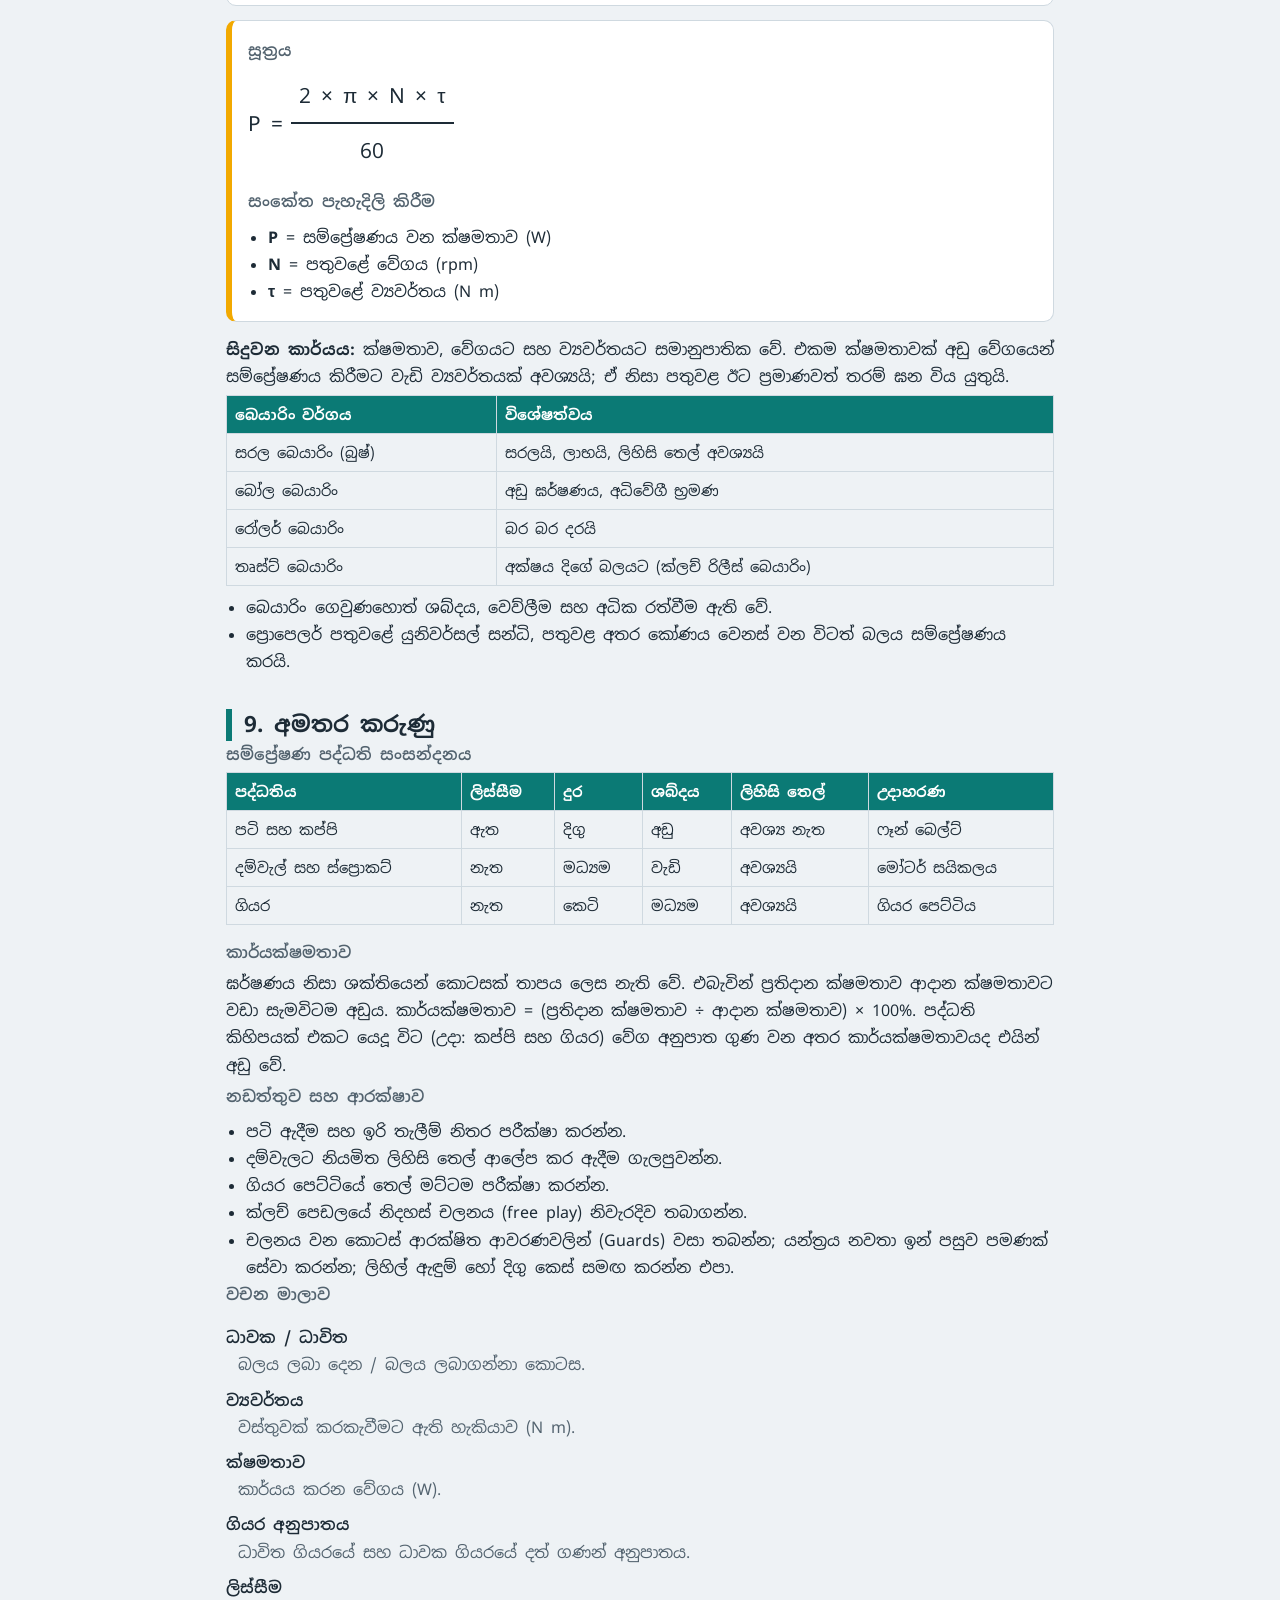
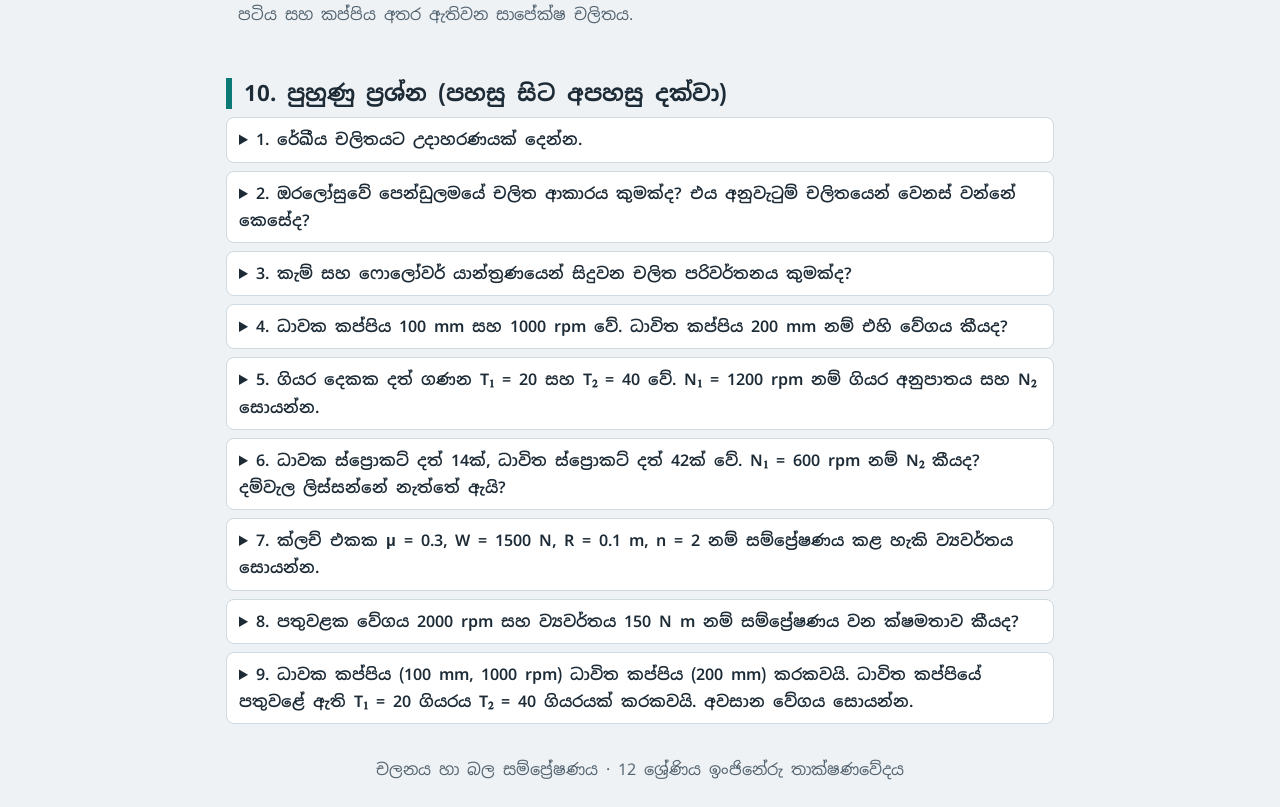
<file: motion-power.html>
﻿<!DOCTYPE html>
<html lang="si">
<head>
<meta charset="utf-8">
<meta name="viewport" content="width=device-width, initial-scale=1, viewport-fit=cover">
<title>චලනය හා බල සම්ප්‍රේෂණය</title>
<link rel="stylesheet" href="https://fonts.googleapis.com/css2?family=Noto+Sans+Sinhala:wght@400;600;800&display=swap">
<style>
:root{--bg:#eef2f5;--tx:#1d2b36;--mu:#53636f;--cd:#fff;--ln:#cfd9e0;--ac:#0b7a75;--on:#fff;--hi:#f2a900;box-sizing:border-box;padding-top:env(safe-area-inset-top,0px);padding-bottom:env(safe-area-inset-bottom,0px)}
@media(prefers-color-scheme:dark){:root:not([data-theme="light"]){--bg:#111a21;--tx:#e6edf2;--mu:#9fb0bc;--cd:#1a2630;--ln:#2e3f4c;--ac:#3fc1b9;--on:#0d1a20}}
:root[data-theme="dark"]{--bg:#111a21;--tx:#e6edf2;--mu:#9fb0bc;--cd:#1a2630;--ln:#2e3f4c;--ac:#3fc1b9;--on:#0d1a20}
html{scroll-padding-top:env(safe-area-inset-top,0px)}
*{box-sizing:border-box}
body{margin:0;background:var(--bg);color:var(--tx);font:16px/1.7 'Noto Sans Sinhala','Iskoola Pota','Nirmala UI',sans-serif}
header,main,nav{max-width:860px;margin:0 auto;padding:0 16px}
h1{font-size:clamp(1.6rem,5vw,2.4rem);font-weight:800;margin:20px 0 2px;line-height:1.35}
h2{font-size:1.4rem;margin:16px 0 0;line-height:1.4}
h3{font-size:1rem;margin:0 0 4px;color:var(--mu);font-weight:600}
p{margin:4px 0}
.mu{color:var(--mu)}
nav{display:flex;gap:6px;overflow-x:auto;padding-top:12px;padding-bottom:8px}
button{font:inherit;font-size:.95rem;border:1px solid var(--ln);background:var(--cd);color:var(--tx);padding:6px 14px;border-radius:8px;cursor:pointer;white-space:nowrap}
button[aria-selected=true],button.on{background:var(--ac);color:var(--on);border-color:var(--ac)}
button:disabled{opacity:.55;cursor:default}
button:focus-visible,input:focus-visible{outline:3px solid var(--hi);outline-offset:2px}
.row{display:flex;gap:6px;flex-wrap:wrap;margin-top:10px}
canvas{width:100%;height:auto;display:block;background:#f7f9fb;border:1px solid var(--ln);border-radius:10px;margin:12px 0 0}
.card{background:var(--cd);border:1px solid var(--ln);border-radius:10px;padding:16px;margin:14px 0}
.fx{font-size:1.3rem;line-height:2.4}
.fx>div{display:flex;flex-wrap:wrap;align-items:center;gap:8px}
.fr{display:inline-flex;flex-direction:column;align-items:center}
.fr i{font-style:normal;padding:2px 8px;display:flex;gap:6px;align-items:center}
.fr i:first-child{border-bottom:2px solid var(--tx)}
.iv{display:inline-flex;flex-direction:column;align-items:center;line-height:1.1}
.iv input{width:5.2em;font:inherit;font-size:1.05rem;text-align:center;padding:4px;border:2px solid var(--ac);border-radius:6px;background:var(--bg);color:var(--tx)}
.iv small{font-size:.75rem;color:var(--mu)}
output{font-weight:800;color:var(--ac);background:rgba(242,169,0,.18);padding:2px 10px;border-radius:6px}
ul{margin:8px 0 0;padding-left:20px}

header{text-align:center;padding-top:8px}
#nav{position:sticky;top:env(safe-area-inset-top,0px);z-index:5;background:var(--bg);max-width:none;border-bottom:1px solid var(--ln);justify-content:flex-start}
#nav a{flex:none;text-decoration:none;color:var(--tx);border:1px solid var(--ln);background:var(--cd);padding:4px 12px;border-radius:8px;font-size:.9rem;white-space:nowrap}
#nav a:hover,#nav a:focus-visible{background:var(--ac);color:var(--on)}
body::before{content:"";position:fixed;inset:0 0 auto;height:env(safe-area-inset-top,0px);background:var(--bg);z-index:10}
section.sec{padding-top:18px}
section.sec>h2{border-left:6px solid var(--ac);padding-left:12px}
.fm{border-left:6px solid var(--hi)}
table{width:100%;border-collapse:collapse;font-size:.92rem}
th,td{border:1px solid var(--ln);padding:6px 8px;text-align:left}
th{background:var(--ac);color:var(--on)}
.tw{overflow-x:auto}
details{border:1px solid var(--ln);border-radius:8px;padding:8px 12px;margin:8px 0;background:var(--cd)}
summary{cursor:pointer;font-weight:600}
dt{font-weight:600;margin-top:8px}dd{margin:0 0 0 12px;color:var(--mu)}
.tip{background:rgba(242,169,0,.15);border-left:5px solid var(--hi);padding:8px 12px;border-radius:6px;margin:10px 0}
footer{text-align:center;color:var(--mu);padding:24px 16px}
</style>
</head>
<body>
<div style="position:sticky;top:0;z-index:20;padding:10px 16px;background:var(--bg);border-bottom:1px solid var(--ln);display:flex;justify-content:space-between;align-items:center;flex-wrap:wrap;gap:10px;font-family:'Noto Sans Sinhala','Iskoola Pota','Nirmala UI',system-ui,sans-serif;">
  <a href="motion.html" style="color:var(--ac);font-weight:700;text-decoration:none;display:inline-flex;align-items:center;gap:6px">← ප්‍රධාන පාඩම් මොඩියුල වෙත (Back to Lesson 08 Hub)</a>
  <div style="display:flex;gap:12px;align-items:center;flex-wrap:wrap">
    <a href="motion-formulas.html" style="background:var(--ac);color:var(--on);padding:6px 14px;border-radius:8px;text-decoration:none;font-weight:700;font-size:0.9rem;display:inline-flex;align-items:center;gap:6px">🧮 සූත්‍ර ගණකය වෙත →</a>
    <a href="index.html#g12" onclick="if(window.location.protocol==='file:'&&!window.location.href.includes('index.html')){this.href='Final.html#g12';}" style="color:var(--mu);font-size:0.88rem;text-decoration:none">12 වසර පාඩම් වෙත</a>
  </div>
</div>
<header><h1>චලනය හා බල සම්ප්‍රේෂණය</h1><p class="mu">12 ශ්‍රේණිය, ඉංජිනේරු තාක්ෂණවේදය</p></header>
<nav id="nav" aria-label="පාඩම් කොටස්"></nav>
<main id="main"><section class="sec" id="i"><h2>හැඳින්වීම</h2><p>යන්ත්‍රයක බලය ජනනය වන කොටස (එන්ජිම හෝ මෝටරය) සහ එම බලය ප්‍රයෝජනයට ගන්නා කොටස (රෝද, ෆෑන්, පොම්පය) බොහෝ විට වෙන් වෙන්ව පිහිටයි. එම බලය සහ චලිතය එක් තැනක සිට තවත් තැනකට ගෙන යාම <b>බල සම්ප්‍රේෂණය</b> (Power Transmission) නම් වේ. මෙහිදී චලිත ආකාරය, වේගය සහ ව්‍යවර්තය අවශ්‍ය පරිදි වෙනස් කළ හැක.</p>
<h3>මෙම පාඩමේ ප්‍රධාන රාශි</h3><div class="tw"><table><tbody><tr><th>රාශිය</th><th>සංකේතය</th><th>ඒකකය</th></tr><tr><td>ව්‍යවර්තය</td><td>τ</td><td>N m</td></tr><tr><td>ක්ෂමතාව (බලය)</td><td>P</td><td>W හෝ kW</td></tr><tr><td>භ්‍රමණ වේගය</td><td>N</td><td>rpm (විනාඩියට භ්‍රමණ)</td></tr><tr><td>කෝණික වේගය</td><td>ω</td><td>rad/s</td></tr><tr><td>ඝර්ෂණ සංගුණකය</td><td>μ</td><td>ඒකක නැත</td></tr></tbody></table></div><div class="tip"><b>මතක තබාගන්න:</b> ව්‍යවර්තය = බලය × අක්ෂයේ සිට බලය ක්‍රියා කරන ලම්භක දුර. එක් සම්පූර්ණ භ්‍රමණයක් = 2π රේඩියන.</div><p class="mu">පිටුව පහළට scroll කරමින් සටහන්, සිමියුලේෂන් සහ පුහුණු ප්‍රශ්න කියවන්න. ඉහළ තීරුවෙන් කැමති කොටසකට කෙළින්ම යා හැක.</p></section><section class="sec" id="m"><h2>1. මූලික චලිත ආකාර</h2><p>යන්ත්‍රවල චලිතය ප්‍රධාන ආකාර හතරකි. එකම යන්ත්‍රයක් තුළ ආකාර කිහිපයක් දැකිය හැක. උදා: රථ එන්ජිමක පිස්ටන් අනුවැටුම්ව චලනය වන අතර ක්‍රෑන්ක් පතුවළ සහ රෝද භ්‍රමණය වේ.</p><div class="card"><h3>රේඛීය චලිතය</h3><canvas width="640" height="320" data-k="m" data-i="0" role="img" aria-label="රේඛීය චලිතය"></canvas><div class="row sim-controls"><button type="button" class="sim-start" data-k="m" data-i="0" disabled="">ආරම්භ කරන්න</button><button type="button" class="sim-end" data-k="m" data-i="0">නවතන්න (Pause)</button></div><p>මෝටර් රථයක් සරල මාර්ගයක් දිගේ ගමන් කරයි.</p><p><b>සිදුවන දේ:</b> ප්‍රයෝජනවත් බලය හෝ ගමනාගමනය සරල රේඛීය දිශාවකට ලබා දීම. උදා: රථයක ගමන, ලිෆ්ට් එකක ඉහළ පහළ යෑම.</p></div><div class="card"><h3>භ්‍රමණ චලිතය</h3><canvas width="640" height="320" data-k="m" data-i="1" role="img" aria-label="භ්‍රමණ චලිතය"></canvas><div class="row sim-controls"><button type="button" class="sim-start" data-k="m" data-i="1" disabled="">ආරම්භ කරන්න</button><button type="button" class="sim-end" data-k="m" data-i="1">නවතන්න (Pause)</button></div><p>රථයක රෝදය අක්ෂයක් වටා කැරකෙයි.</p><p><b>සිදුවන දේ:</b> අඛණ්ඩ භ්‍රමණ බලයක් එක් තැනක සිට තවත් තැනකට සම්ප්‍රේෂණය කිරීම. උදා: බයිසිකල් රෝදය, ෆෑන් එකේ පතුරු.</p></div><div class="card"><h3>අනුවැටුම් චලිතය</h3><canvas width="640" height="320" data-k="m" data-i="2" role="img" aria-label="අනුවැටුම් චලිතය"></canvas><div class="row sim-controls"><button type="button" class="sim-start" data-k="m" data-i="2" disabled="">ආරම්භ කරන්න</button><button type="button" class="sim-end" data-k="m" data-i="2">නවතන්න (Pause)</button></div><p>එන්ජිමේ සිලින්ඩරය තුළ පිස්ටනය ඉහළට සහ පහළට චලනය වේ.</p><p><b>සිදුවන දේ:</b> පීඩනයක් ඇති කිරීම හෝ දහන බලය ජනනය කිරීම. උදා: එන්ජිම, වායු සම්පීඩකය (Compressor), මැහුම් මැෂිමේ ඉඳිකටුව.</p></div><div class="card"><h3>දෝලන චලිතය</h3><canvas width="640" height="320" data-k="m" data-i="3" role="img" aria-label="දෝලන චලිතය"></canvas><div class="row sim-controls"><button type="button" class="sim-start" data-k="m" data-i="3" disabled="">ආරම්භ කරන්න</button><button type="button" class="sim-end" data-k="m" data-i="3">නවතන්න (Pause)</button></div><p>ඔරලෝසුවේ පෙන්ඩුලම නියමිත ලක්ෂයක් වටා දෙපැත්තට පැද්දේ.</p><p><b>සිදුවන දේ:</b> පුනරාවර්තන සංඥා ලබා දීම හෝ කාලය මැනීම. උදා: ඔරලෝසුවේ පෙන්ඩුලම, වාහනයේ වයිපර්.</p></div><div class="tip"><b>අනුවැටුම් සහ දෝලන වෙනස:</b> අනුවැටුම් චලිතයේ වස්තුව සරල රේඛාවක් දිගේ ඉදිරියට පසුපසට යයි. දෝලන චලිතයේ වස්තුව නියමිත ලක්ෂයක් වටා චාපයක් දිගේ දෙපැත්තට පැද්දේ.</div></section><section class="sec" id="c"><h2>2. චලිත පරිවර්තන</h2><p>බොහෝ විට ලැබෙන චලිත ආකාරය සහ අවශ්‍ය චලිත ආකාරය සමාන නොවේ. එවිට එක් චලිත ආකාරයක් තවත් ආකාරයකට හරවන යාන්ත්‍රණයක් භාවිතා කෙරේ.</p><div class="card"><h3>රේඛීය ➔ භ්‍රමණ</h3><canvas width="640" height="320" data-k="c" data-i="0" role="img" aria-label="රේඛීය ➔ භ්‍රමණ"></canvas><div class="row sim-controls"><button type="button" class="sim-start" data-k="c" data-i="0" disabled="">ආරම්භ කරන්න</button><button type="button" class="sim-end" data-k="c" data-i="0">නවතන්න (Pause)</button></div><p>රැක් සහ පිනියන්: ඉදිරියට පසුපටට යන රැක් එක පිනියනය කරකවයි.</p><p><b>සිදුවන දේ:</b> රේඛීය චලිතය භ්‍රමණ චලිතයක් බවට හැරේ. උදා: ස්ටියරිං රැක්, ඩ්‍රිල් ප්‍රෙස් එකේ ලීවරය.</p></div><div class="card"><h3>භ්‍රමණ ➔ රේඛීය</h3><canvas width="640" height="320" data-k="c" data-i="1" role="img" aria-label="භ්‍රමණ ➔ රේඛීය"></canvas><div class="row sim-controls"><button type="button" class="sim-start" data-k="c" data-i="1" disabled="">ආරම්භ කරන්න</button><button type="button" class="sim-end" data-k="c" data-i="1">නවතන්න (Pause)</button></div><p>ජැක් එකේ හැන්ඩලය කරකැවූ විට ස්ක්‍රූව හරහා වේදිකාව ඉහළ පහළ යයි. ස්ටියරිං පද්ධතියද මෙසේම ක්‍රියා කරයි.</p><p><b>සිදුවන දේ:</b> කැරකෙන චලිතය කෙළින් ඉහළ පහළ යන චලිතයක් බවට හැරේ. උදා: ජැක් එක, ස්ටියරිං පද්ධතිය, ස්ක්‍රූ පිඹුරු.</p></div><div class="card"><h3>භ්‍රමණ ➔ අනුවැටුම්</h3><canvas width="640" height="320" data-k="c" data-i="2" role="img" aria-label="භ්‍රමණ ➔ අනුවැටුම්"></canvas><div class="row sim-controls"><button type="button" class="sim-start" data-k="c" data-i="2" disabled="">ආරම්භ කරන්න</button><button type="button" class="sim-end" data-k="c" data-i="2">නවතන්න (Pause)</button></div><p>කැම් සහ ෆොලෝවර්: කැම් ෂාෆ්ට් එක කැරකෙද්දී වෑල්ව් එක ඉහළ පහළ යයි.</p><p><b>සිදුවන දේ:</b> භ්‍රමණ චලිතය අනුවැටුම් චලිතයක් බවට හැරේ. කැම් එකේ හැඩය අනුව වෑල්වය විවෘත වන කාලය තීරණය වේ.</p></div><h3>වෙනත් පරිවර්තන යාන්ත්‍රණ</h3><ul><li><b>ක්‍රෑන්ක් සහ සම්බන්ධක දණ්ඩ:</b> පිස්ටනයේ අනුවැටුම් චලිතය ක්‍රෑන්ක් පතුවළේ භ්‍රමණයක් බවට පත් කරයි.</li><li><b>ලීඩ් ස්ක්‍රූව:</b> ලේත් යන්ත්‍රයේ කැරකෙන ස්ක්‍රූවෙන් කටර් එක රේඛීයව ගෙන යයි.</li><li><b>ලීවර සහ සම්බන්ධක:</b> වයිපර් එකේ භ්‍රමණය දෝලන චලිතයක් බවට හැරේ.</li></ul></section><section class="sec" id="w"><h2>3. කෝණික වේගය සහ භ්‍රමණ වේගය</h2><p>භ්‍රමණ වේගය සාමාන්‍යයෙන් මනින්නේ විනාඩියකට භ්‍රමණ ගණන (rpm) ලෙසය. ගණිතමය ගැලපීම් සඳහා තත්පරයකට රේඩියන ගණන වන කෝණික වේගය භාවිතා කෙරේ. එන්ජිම අක්‍රීයව (idle) පවතින විට ක්‍රෑන්ක් පතුවළේ වේගය අඩු වන අතර, එක්සලරේටරය තද කරන විට වැඩි වේ.</p><div class="card"><h3>කෝණික වේගය සහ භ්‍රමණ වේගය</h3><canvas width="640" height="320" data-k="w" data-i="0" role="img" aria-label="කෝණික වේගය සහ භ්‍රමණ වේගය"></canvas><div class="row sim-controls"><button type="button" class="sim-start" data-k="w" data-i="0" disabled="">ආරම්භ කරන්න</button><button type="button" class="sim-end" data-k="w" data-i="0">නවතන්න (Pause)</button></div><p>එන්ජිමේ ක්‍රෑන්ක් පතුවළේ භ්‍රමණ වේගය.</p></div><div class="card fm"><h3>සූත්‍රය</h3><div class="fx"><div>ω = <span class="fr"><i>2 × π × N</i><i>60</i></span></div></div><h3 style="margin-top:10px">සංකේත පැහැදිලි කිරීම</h3><ul><li><b>ω</b> = කෝණික වේගය (rad/s)</li><li><b>π</b> = පයි නියතය</li><li><b>N</b> = භ්‍රමණ වේගය (rpm)</li></ul></div><p><b>සිදුවන කාර්යය:</b> එක් භ්‍රමණයක් 2π රේඩියන වන අතර විනාඩියක් තත්පර 60කි. එබැවින් rpm අගය කෝණික වේගය බවට හැරවීමට මෙම සූත්‍රය යොදයි. ක්‍රෑන්ක් පතුවළේ වේගය රෙව් මීටරයෙන් (ටැකෝමීටරය) දැකිය හැක.</p></section><section class="sec" id="b"><h2>4. පටි සහ කප්පි පද්ධති</h2><p>කප්පි දෙකක් පටියකින් සම්බන්ධ කර බලය සම්ප්‍රේෂණය කෙරේ. බලය ලබා දෙන කප්පිය <b>ධාවක කප්පිය</b> ලෙසත්, බලය ලබාගන්නා කප්පිය <b>ධාවිත කප්පිය</b> ලෙසත් හැඳින්වේ. වාහනවල ෆෑන් බෙල්ට් (V-පටි) ක්‍රෑන්ක් කප්පියෙන් ඇල්ටර්නේටරය, වතුර පොම්පය සහ ෆෑන් එක කරකවයි.</p><div class="card"><h3>පටි සහ කප්පි පද්ධති</h3><canvas width="640" height="320" data-k="b" data-i="0" role="img" aria-label="පටි සහ කප්පි පද්ධති"></canvas><div class="row sim-controls"><button type="button" class="sim-start" data-k="b" data-i="0" disabled="">ආරම්භ කරන්න</button><button type="button" class="sim-end" data-k="b" data-i="0">නවතන්න (Pause)</button></div><p>වාහනවල ෆෑන් බෙල්ට් පද්ධතිය.</p></div><div class="card fm"><h3>සූත්‍රය</h3><div class="fx"><div>N₂ = N₁ × <span class="fr"><i>D₁</i><i>D₂</i></span></div></div><h3 style="margin-top:10px">සංකේත පැහැදිලි කිරීම</h3><ul><li><b>N₁, N₂</b> = ධාවක සහ ධාවිත කප්පිවල වේග (rpm)</li><li><b>D₁, D₂</b> = ධාවක සහ ධාවිත කප්පිවල විෂ්කම්භ</li></ul></div><p><b>සිදුවන කාර්යය:</b> කප්පි දෙකේ විෂ්කම්භ අනුපාතය අනුව වේගය වෙනස් කෙරේ. ධාවිත කප්පිය කුඩා නම් වේගය වැඩි වේ; විශාල නම් වේගය අඩු වේ.</p>
<ul><li><b>පටි වර්ග:</b> පැතලි පටි, V-පටි, සමය (Timing) පටි.</li><li><b>වාසි:</b> නිහඬයි, ලාභයි, ඉතා දුරින් ඇති පතුවළ දෙකක් සම්බන්ධ කළ හැක, අධික බරක් එන විට පටිය ලිස්සා යාමෙන් යන්ත්‍රය ආරක්ෂා වේ.</li><li><b>අවාසි:</b> ලිස්සීම නිසා වේග අනුපාතය නිශ්චිත නොවේ, කාලයත් සමඟ ඇදී ලිහිල් වේ.</li><li>සාමාන්‍ය පටි පද්ධතියේ කප්පි දෙකම එකම දිශාවට කැරකෙයි; පටිය හරස් කළහොත් දිශා දෙක ප්‍රතිවිරුද්ධ වේ.</li></ul></section><section class="sec" id="ch"><h2>5. දම්වැල් සහ ස්ප්‍රොකට් පද්ධති</h2><p>දත් සහිත ස්ප්‍රොකට් දෙකක් දම්වැලකින් සම්බන්ධ කර බලය සම්ප්‍රේෂණය කෙරේ. දම්වැලේ සම්බන්ධක ස්ප්‍රොකට් දත් අතරට ගැලපෙන නිසා ලිස්සීමක් සිදු නොවේ. මෝටර් සයිකල් සහ බයිසිකලවල ඉදිරි ස්ප්‍රොකට් එකෙන් පසුපස රෝදයට බලය යැවෙන්නේ මේ ආකාරයටය.</p><div class="card"><h3>දම්වැල් සහ ස්ප්‍රොකට් පද්ධති</h3><canvas width="640" height="320" data-k="ch" data-i="0" role="img" aria-label="දම්වැල් සහ ස්ප්‍රොකට් පද්ධති"></canvas><div class="row sim-controls"><button type="button" class="sim-start" data-k="ch" data-i="0" disabled="">ආරම්භ කරන්න</button><button type="button" class="sim-end" data-k="ch" data-i="0">නවතන්න (Pause)</button></div><p>මෝටර් සයිකලයක ඉදිරි සහ පසුපස ස්ප්‍රොකට් අතර දම්වැල් ක්‍රියාකාරීත්වය.</p></div><div class="card fm"><h3>සූත්‍රය</h3><div class="fx"><div>N₂ = N₁ × <span class="fr"><i>T₁</i><i>T₂</i></span></div></div><h3 style="margin-top:10px">සංකේත පැහැදිලි කිරීම</h3><ul><li><b>N₁, N₂</b> = ධාවක සහ ධාවිත ස්ප්‍රොකට්වල වේග (rpm)</li><li><b>T₁, T₂</b> = ධාවක සහ ධාවිත ස්ප්‍රොකට්වල දත් ගණන</li></ul></div><p><b>සිදුවන කාර්යය:</b> දත් ගණන් අනුපාතයට අනුව වේගය සහ ව්‍යවර්තය වෙනස් කෙරේ. පසුපස ස්ප්‍රොකට් එකේ දත් වැඩි නම් පසුපස රෝදය සෙමින් නමුත් වැඩි ව්‍යවර්තයෙන් කැරකෙයි.</p><ul><li><b>වාසි:</b> ලිස්සන්නේ නැත, නිශ්චිත වේග අනුපාතයක් ලැබේ, වැඩි බරක් දරයි.</li><li><b>අවාසි:</b> ශබ්දය වැඩියි, නිතර ලිහිසි තෙල් ආලේප කළ යුතුයි, දම්වැලේ ඇදීම ගැලපිය යුතුයි.</li></ul></section><section class="sec" id="g"><h2>6. ගියර පද්ධති</h2><p>ගියර යනු එකිනෙක හා ගැටී බලය සම්ප්‍රේෂණය කරන දත් සහිත රෝද වේ. දිගු දුරක් නොව කෙටි දුරකින් ඇති පතුවළ අතර නිශ්චිත වේග අනුපාතයකින් බලය ගෙන යෑමට උපකාරී වේ. වාහනවල ගියර පෙට්ටිය (Gearbox) සහ ඩිෆරෙන්ෂලය ගියර පද්ධති වේ.</p><div class="card"><h3>ගියර පද්ධති</h3><canvas width="640" height="320" data-k="g" data-i="0" role="img" aria-label="ගියර පද්ධති"></canvas><div class="row sim-controls"><button type="button" class="sim-start" data-k="g" data-i="0" disabled="">ආරම්භ කරන්න</button><button type="button" class="sim-end" data-k="g" data-i="0">නවතන්න (Pause)</button></div><p>වාහනවල ගියර පෙට්ටිය (Gearbox) සහ ඩිෆරෙන්ෂල් පද්ධතිය.</p></div><div class="card fm"><h3>සූත්‍රය</h3><div class="fx"><div>GR = <span class="fr"><i>T₂</i><i>T₁</i></span></div><div>N₂ = <span class="fr"><i>N₁ × T₁</i><i>T₂</i></span></div></div><h3 style="margin-top:10px">සංකේත පැහැදිලි කිරීම</h3><ul><li><b>GR</b> = ගියර අනුපාතය</li><li><b>T₁, T₂</b> = ධාවක සහ ධාවිත ගියරවල දත් ගණන</li><li><b>N₁, N₂</b> = ධාවක සහ ධාවිත ගියරවල වේග (rpm)</li></ul></div><p><b>සිදුවන කාර්යය:</b> ගියර අනුපාතය 1ට වැඩි නම් වේගය අඩු වී ව්‍යවර්තය වැඩි වේ (කන්දක් නගින විට පහළ ගියර). අනුපාතය 1ට අඩු නම් වේගය වැඩි වේ (ඉහළ ගියර).</p><div class="tw"><table><tbody><tr><th>ගියර වර්ගය</th><th>භාවිතය</th></tr><tr><td>සරල ගියර (Spur)</td><td>සමාන්තර පතුවළ, ගියර පෙට්ටි</td></tr><tr><td>හෙලිකල් ගියර (Helical)</td><td>නිහඬ ක්‍රියාකාරීත්වය, නවීන ගියර පෙට්ටි</td></tr><tr><td>බෙවල් ගියර (Bevel)</td><td>ඩිෆරෙන්ෂලය (පතුවළ අතර කෝණය 90°)</td></tr><tr><td>වර්ම් ගියර (Worm)</td><td>විශාල වේග අඩු කිරීම, ස්ටියරිං පෙට්ටි</td></tr><tr><td>රැක් සහ පිනියන්</td><td>ස්ටියරිං, රේඛීය ↔ භ්‍රමණ</td></tr></tbody></table></div><div class="tip">දත් සහිත ගියර දෙකක් ගැටුණු විට ඒවා ප්‍රතිවිරුද්ධ දිශාවලට කැරකෙයි. අතරට <b>ඉඩ්ලර් ගියරයක්</b> දැමුවොත් දිශාව එකම වේ; එහෙත් අනුපාතය වෙනස් නොවේ.</div></section><section class="sec" id="cl"><h2>7. ක්ලච් පද්ධති</h2><p>ක්ලච් එකෙන් එන්ජිමේ බලය ගියර පෙට්ටියට සම්බන්ධ කිරීම හෝ විසන්ධි කිරීම සිදු කෙරේ. රථය නවතා ඇති විට එන්ජිම ක්‍රියාත්මකව තබා ගැනීමට, සුමටව ගමන් ආරම්භ කිරීමට සහ ගියර මාරු කිරීමට මෙය අවශ්‍යයි.</p><p><b>ප්‍රධාන කොටස්:</b> ෆ්ලයිවීලය, ඝර්ෂණ තහඩුව, ප්‍රෙෂර් ප්ලේට් එක, ස්ප්‍රින්ග්, ක්ලච් පෙඩලය සහ රිලීස් බෙයාරිංය.</p><div class="card"><h3>ක්ලච් පද්ධති</h3><canvas width="640" height="320" data-k="cl" data-i="0" role="img" aria-label="ක්ලච් පද්ධති"></canvas><div class="row sim-controls"><button type="button" class="sim-start" data-k="cl" data-i="0" disabled="">ආරම්භ කරන්න</button><button type="button" class="sim-end" data-k="cl" data-i="0">නවතන්න (Pause)</button></div><div class="row"><button id="cp">ක්ලච් පෙඩලය තද කරන්න (විසන්ධි)</button></div><p>වාහනවල තනි තහඩු ක්ලච් එක (Single Plate Clutch).</p></div><div class="card fm"><h3>සූත්‍රය</h3><div class="fx"><div>τ = μ × W × R × n</div></div><h3 style="margin-top:10px">සංකේත පැහැදිලි කිරීම</h3><ul><li><b>τ</b> = සම්ප්‍රේෂණය කළ හැකි ව්‍යවර්තය</li><li><b>μ</b> = ඝර්ෂණ සංගුණකය</li><li><b>W</b> = අක්ෂීය බලය (ස්ප්‍රින්ග් බලය)</li><li><b>R</b> = ඝර්ෂණ තහඩුවේ මධ්‍යන්‍ය අරය</li><li><b>n</b> = ඝර්ෂණ පෘෂ්ඨ ගණන</li></ul></div><p><b>සිදුවන කාර්යය:</b> පෙඩලය අත්හරින විට ස්ප්‍රින්ග් බලයෙන් තහඩුව ෆ්ලයිවීලයට තද වී ඝර්ෂණයෙන් ව්‍යවර්තය සම්ප්‍රේෂණය වේ. පෙඩලය තද කළ විට තහඩුව ඉවත් වී සම්ප්‍රේෂණය නවතී.</p><ul><li><b>වර්ග:</b> තනි තහඩු ක්ලච්, බහු තහඩු ක්ලච් (මෝටර් සයිකල්), කේන්ද්‍රාපසාරී ක්ලච්.</li><li>ඝර්ෂණ ද්‍රව්‍ය කාලයත් සමඟ ගෙවී යන නිසා නිතර පෙඩලය අඩක් තද කර රථය පැදවීම නුසුදුසුයි.</li></ul></section><section class="sec" id="s"><h2>8. පතුවළ සහ බෙයාරිං පද්ධති</h2><p><b>පතුවළ</b> යනු භ්‍රමණ චලිතය සහ ව්‍යවර්තය සම්ප්‍රේෂණය කරන දණ්ඩකි. ලොරි සහ බස් රථවල ප්‍රොපෙලර් පතුවළ ගියර පෙට්ටියේ බලය ඩිෆරෙන්ෂලයට ගෙන යයි. වෙනත් පතුවළ: ක්‍රෑන්ක් පතුවළ, කැම් පතුවළ, ඇක්ස්ල් පතුවළ.</p><p><b>බෙයාරිං</b> මඟින් පතුවළට ආධාර කර ඝර්ෂණය අඩු කිරීමෙන් භ්‍රමණය සුමට කෙරේ.</p><div class="card"><h3>පතුවළ සහ බෙයාරිං පද්ධති</h3><canvas width="640" height="320" data-k="s" data-i="0" role="img" aria-label="පතුවළ සහ බෙයාරිං පද්ධති"></canvas><div class="row sim-controls"><button type="button" class="sim-start" data-k="s" data-i="0" disabled="">ආරම්භ කරන්න</button><button type="button" class="sim-end" data-k="s" data-i="0">නවතන්න (Pause)</button></div><p>ලොරි සහ බස් රථවල ප්‍රොපෙලර් පතුවළ සහ බෙයාරිං.</p></div><div class="card fm"><h3>සූත්‍රය</h3><div class="fx"><div>P = <span class="fr"><i>2 × π × N × τ</i><i>60</i></span></div></div><h3 style="margin-top:10px">සංකේත පැහැදිලි කිරීම</h3><ul><li><b>P</b> = සම්ප්‍රේෂණය වන ක්ෂමතාව (W)</li><li><b>N</b> = පතුවළේ වේගය (rpm)</li><li><b>τ</b> = පතුවළේ ව්‍යවර්තය (N m)</li></ul></div><p><b>සිදුවන කාර්යය:</b> ක්ෂමතාව, වේගයට සහ ව්‍යවර්තයට සමානුපාතික වේ. එකම ක්ෂමතාවක් අඩු වේගයෙන් සම්ප්‍රේෂණය කිරීමට වැඩි ව්‍යවර්තයක් අවශ්‍යයි; ඒ නිසා පතුවළ ඊට ප්‍රමාණවත් තරම් ඝන විය යුතුයි.</p><div class="tw"><table><tbody><tr><th>බෙයාරිං වර්ගය</th><th>විශේෂත්වය</th></tr><tr><td>සරල බෙයාරිං (බුෂ්)</td><td>සරලයි, ලාභයි, ලිහිසි තෙල් අවශ්‍යයි</td></tr><tr><td>බෝල බෙයාරිං</td><td>අඩු ඝර්ෂණය, අධිවේගී භ්‍රමණ</td></tr><tr><td>රෝලර් බෙයාරිං</td><td>බර බර දරයි</td></tr><tr><td>තෘස්ට් බෙයාරිං</td><td>අක්ෂය දිගේ බලයට (ක්ලච් රිලීස් බෙයාරිං)</td></tr></tbody></table></div><ul><li>බෙයාරිං ගෙවුණහොත් ශබ්දය, වෙව්ලීම සහ අධික රත්වීම ඇති වේ.</li><li>ප්‍රොපෙලර් පතුවළේ යුනිවර්සල් සන්ධි, පතුවළ අතර කෝණය වෙනස් වන විටත් බලය සම්ප්‍රේෂණය කරයි.</li></ul></section><section class="sec" id="x"><h2>9. අමතර කරුණු</h2><h3>සම්ප්‍රේෂණ පද්ධති සංසන්දනය</h3><div class="tw"><table><tbody><tr><th>පද්ධතිය</th><th>ලිස්සීම</th><th>දුර</th><th>ශබ්දය</th><th>ලිහිසි තෙල්</th><th>උදාහරණ</th></tr><tr><td>පටි සහ කප්පි</td><td>ඇත</td><td>දිගු</td><td>අඩු</td><td>අවශ්‍ය නැත</td><td>ෆෑන් බෙල්ට්</td></tr><tr><td>දම්වැල් සහ ස්ප්‍රොකට්</td><td>නැත</td><td>මධ්‍යම</td><td>වැඩි</td><td>අවශ්‍යයි</td><td>මෝටර් සයිකලය</td></tr><tr><td>ගියර</td><td>නැත</td><td>කෙටි</td><td>මධ්‍යම</td><td>අවශ්‍යයි</td><td>ගියර පෙට්ටිය</td></tr></tbody></table></div><h3 style="margin-top:14px">කාර්යක්ෂමතාව</h3><p>ඝර්ෂණය නිසා ශක්තියෙන් කොටසක් තාපය ලෙස නැති වේ. එබැවින් ප්‍රතිදාන ක්ෂමතාව ආදාන ක්ෂමතාවට වඩා සැමවිටම අඩුය. කාර්යක්ෂමතාව = (ප්‍රතිදාන ක්ෂමතාව ÷ ආදාන ක්ෂමතාව) × 100%. පද්ධති කිහිපයක් එකට යෙදූ විට (උදා: කප්පි සහ ගියර) වේග අනුපාත ගුණ වන අතර කාර්යක්ෂමතාවයද එයින් අඩු වේ.</p><h3>නඩත්තුව සහ ආරක්ෂාව</h3><ul><li>පටි ඇදීම සහ ඉරි තැලීම් නිතර පරීක්ෂා කරන්න.</li><li>දම්වැලට නියමිත ලිහිසි තෙල් ආලේප කර ඇදීම ගැලපුවන්න.</li><li>ගියර පෙට්ටියේ තෙල් මට්ටම පරීක්ෂා කරන්න.</li><li>ක්ලච් පෙඩලයේ නිදහස් චලනය (free play) නිවැරදිව තබාගන්න.</li><li>චලනය වන කොටස් ආරක්ෂිත ආවරණවලින් (Guards) වසා තබන්න; යන්ත්‍රය නවතා ඉන් පසුව පමණක් සේවා කරන්න; ලිහිල් ඇඳුම් හෝ දිගු කෙස් සමඟ කරන්න එපා.</li></ul><h3>වචන මාලාව</h3><dl><dt>ධාවක / ධාවිත</dt><dd>බලය ලබා දෙන / බලය ලබාගන්නා කොටස.</dd><dt>ව්‍යවර්තය</dt><dd>වස්තුවක් කරකැවීමට ඇති හැකියාව (N m).</dd><dt>ක්ෂමතාව</dt><dd>කාර්යය කරන වේගය (W).</dd><dt>ගියර අනුපාතය</dt><dd>ධාවිත ගියරයේ සහ ධාවක ගියරයේ දත් ගණන් අනුපාතය.</dd><dt>ලිස්සීම</dt><dd>පටිය සහ කප්පිය අතර ඇතිවන සාපේක්ෂ චලිතය.</dd></dl></section><section class="sec" id="q"><h2>10. පුහුණු ප්‍රශ්න (පහසු සිට අපහසු දක්වා)</h2><details><summary>1. රේඛීය චලිතයට උදාහරණයක් දෙන්න.</summary><p><b>පිළිතුර:</b> ලිෆ්ට් එකක ඉහළ පහළ යෑම, සරල මාර්ගයක ධාවනය වන රථයක චලිතය.</p></details><details><summary>2. ඔරලෝසුවේ පෙන්ඩුලමයේ චලිත ආකාරය කුමක්ද? එය අනුවැටුම් චලිතයෙන් වෙනස් වන්නේ කෙසේද?</summary><p><b>පිළිතුර:</b> දෝලන චලිතය. අනුවැටුම් චලිතය සරල රේඛාවක් දිගේ ඉදිරියට පසුපසට යන අතර, දෝලන චලිතය නියමිත ලක්ෂයක් වටා චාපයක් දිගේ දෙපැත්තට පැද්දේ.</p></details><details><summary>3. කැම් සහ ෆොලෝවර් යාන්ත්‍රණයෙන් සිදුවන චලිත පරිවර්තනය කුමක්ද?</summary><p><b>පිළිතුර:</b> භ්‍රමණ චලිතය අනුවැටුම් චලිතයක් බවට පරිවර්තනය වේ; එන්ජිමේ වෑල්ව් ක්‍රියාත්මක කෙරේ.</p></details><details><summary>4. ධාවක කප්පිය 100 mm සහ 1000 rpm වේ. ධාවිත කප්පිය 200 mm නම් එහි වේගය කීයද?</summary><p><b>පිළිතුර:</b> N₂ = 1000 × 100/200 = 500 rpm.</p></details><details><summary>5. ගියර දෙකක දත් ගණන T₁ = 20 සහ T₂ = 40 වේ. N₁ = 1200 rpm නම් ගියර අනුපාතය සහ N₂ සොයන්න.</summary><p><b>පිළිතුර:</b> GR = 40/20 = 2. N₂ = 1200 × 20/40 = 600 rpm.</p></details><details><summary>6. ධාවක ස්ප්‍රොකට් දත් 14ක්, ධාවිත ස්ප්‍රොකට් දත් 42ක් වේ. N₁ = 600 rpm නම් N₂ කීයද? දම්වැල ලිස්සන්නේ නැත්තේ ඇයි?</summary><p><b>පිළිතුර:</b> N₂ = 600 × 14/42 = 200 rpm. දම්වැලේ සම්බන්ධක ස්ප්‍රොකට් දත් අතරට ගැලපෙන නිසා.</p></details><details><summary>7. ක්ලච් එකක μ = 0.3, W = 1500 N, R = 0.1 m, n = 2 නම් සම්ප්‍රේෂණය කළ හැකි ව්‍යවර්තය සොයන්න.</summary><p><b>පිළිතුර:</b> τ = 0.3 × 1500 × 0.1 × 2 = 90 N m.</p></details><details><summary>8. පතුවළක වේගය 2000 rpm සහ ව්‍යවර්තය 150 N m නම් සම්ප්‍රේෂණය වන ක්ෂමතාව කීයද?</summary><p><b>පිළිතුර:</b> P = 2π × 2000 × 150 / 60 ≈ 31 416 W ≈ 31.4 kW.</p></details><details><summary>9. ධාවක කප්පිය (100 mm, 1000 rpm) ධාවිත කප්පිය (200 mm) කරකවයි. ධාවිත කප්පියේ පතුවළේ ඇති T₁ = 20 ගියරය T₂ = 40 ගියරයක් කරකවයි. අවසාන වේගය සොයන්න.</summary><p><b>පිළිතුර:</b> කප්පි පද්ධතියෙන් 1000 × 100/200 = 500 rpm. ගියරයෙන් 500 × 20/40 = 250 rpm.</p></details></section></main>
<footer>චලනය හා බල සම්ප්‍රේෂණය · 12 ශ්‍රේණිය ඉංජිනේරු තාක්ෂණවේදය</footer>
<script>

let c;const $=s=>document.querySelector(s),TAU=Math.PI*2,W=640,H=320;
const INK='#1d2b36',ST='#9db0bf',LT='#dde6ee',AM='#f2a900',TL='#0b7a75',RD='#c8412b';
const fr=(a,b)=>`<span class=fr><i>${a}</i><i>${b}</i></span>`;
const rate=n=>Math.min(Math.max(n,0),3000)*0.0022;
const fmt=x=>isFinite(x)?(+x.toFixed(2)).toLocaleString('en-US'):'—';
const SYM={N:'N',N1:'N₁',D1:'D₁',D2:'D₂',T1:'T₁',T2:'T₂',mu:'μ',W:'W',R:'R',n:'n',Q:'τ'};
const T=[
['m','චලිත ආකාර','මූලික චලිත ආකාර','අප අවට දකින චලිත ආකාර හතර සජීවීව බලන්න.'],
['c','චලිත පරිවර්තන','චලිත පරිවර්තන','එක් චලිත ආකාරයක් තවත් ආකාරයකට හරවන යාන්ත්‍රණ.'],
['w','කෝණික වේගය','කෝණික වේගය සහ භ්‍රමණ වේගය','එන්ජිමේ ක්‍රෑන්ක් පතුවළේ භ්‍රමණ වේගය.'],
['b','පටි සහ කප්පි','පටි සහ කප්පි පද්ධති','වාහනවල ෆෑන් බෙල්ට් පද්ධතිය.'],
['ch','දම්වැල් සහ ස්ප්‍රොකට්','දම්වැල් සහ ස්ප්‍රොකට් පද්ධති','මෝටර් සයිකලයක ඉදිරි සහ පසුපස ස්ප්‍රොකට් අතර දම්වැල් ක්‍රියාකාරීත්වය.'],
['g','ගියර පද්ධති','ගියර පද්ධති','වාහනවල ගියර පෙට්ටිය (Gearbox) සහ ඩිෆරෙන්ෂල් පද්ධතිය.'],
['cl','ක්ලච් පද්ධති','ක්ලච් පද්ධති','වාහනවල තනි තහඩු ක්ලච් එක (Single Plate Clutch).'],
['s','පතුවළ සහ බෙයාරිං','පතුවළ සහ බෙයාරිං පද්ධති','ලොරි සහ බස් රථවල ප්‍රොපෙලර් පතුවළ සහ බෙයාරිං.']];
const S={
m:[['රේඛීය චලිතය','මෝටර් රථයක් සරල මාර්ගයක් දිගේ ගමන් කරයි.'],['භ්‍රමණ චලිතය','රථයක රෝදය අක්ෂයක් වටා කැරකෙයි.'],['අනුවැටුම් චලිතය','එන්ජිමේ සිලින්ඩරය තුළ පිස්ටනය ඉහළට සහ පහළට චලනය වේ.'],['දෝලන චලිතය','ඔරලෝසුවේ පෙන්ඩුලම නියමිත ලක්ෂයක් වටා දෙපැත්තට පැද්දේ.']],
c:[['රේඛීය ➔ භ්‍රමණ','රැක් සහ පිනියන්: ඉදිරියට පසුපටට යන රැක් එක පිනියනය කරකවයි.'],['භ්‍රමණ ➔ රේඛීය','ජැක් එකේ හැන්ඩලය කරකැවූ විට ස්ක්‍රූව හරහා වේදිකාව ඉහළ පහළ යයි. ස්ටියරිං පද්ධතියද මෙසේම ක්‍රියා කරයි.'],['භ්‍රමණ ➔ අනුවැටුම්','කැම් සහ ෆොලෝවර්: කැම් ෂාෆ්ට් එක කැරකෙද්දී වෑල්ව් එක ඉහළ පහළ යයි.']],
};
const F={
w:{h:`<div>ω = ${fr('2 × π × [N]','60')} = {0} rad/s</div>`,d:{N:1450},v:[['ω','කෝණික වේගය (rad/s)'],['N','භ්‍රමණ වේගය (rpm)']],f:v=>[TAU*v.N/60]},
b:{h:`<div>N₂ = [N1] × ${fr('[D1]','[D2]')} = {0} rpm</div>`,d:{N1:1000,D1:100,D2:200},v:[['N₂','ධාවිත කප්පියේ භ්‍රමණ වේගය (rpm)'],['N₁','ධාවක කප්පියේ භ්‍රමණ වේගය (rpm)'],['D₁','ධාවක කප්පියේ විෂ්කම්භය (mm)'],['D₂','ධාවිත කප්පියේ විෂ්කම්භය (mm)']],f:v=>[v.N1*v.D1/v.D2]},
ch:{h:`<div>N₂ = [N1] × ${fr('[T1]','[T2]')} = {0} rpm</div>`,d:{N1:600,T1:14,T2:42},v:[['N₂','ධාවිත ස්ප්‍රොකට් එකේ භ්‍රමණ වේගය (rpm)'],['N₁','ධාවක ස්ප්‍රොකට් එකේ භ්‍රමණ වේගය (rpm)'],['T₁','ධාවක ස්ප්‍රොකට් එකේ දත් ගණන'],['T₂','ධාවිත ස්ප්‍රොකට් එකේ දත් ගණන']],f:v=>[v.N1*v.T1/v.T2]},
g:{h:`<div>GR = ${fr('[T2]','[T1]')} = {0}</div><div>N₂ = ${fr('[N1] × [T1]','[T2]')} = {1} rpm</div>`,d:{N1:1200,T1:20,T2:40},v:[['GR','ගියර අනුපාතය'],['N₂','ධාවිත ගියරයේ භ්‍රමණ වේගය (rpm)'],['N₁','ධාවක ගියරයේ භ්‍රමණ වේගය (rpm)'],['T₁','ධාවක ගියරයේ දත් ගණන'],['T₂','ධාවිත ගියරයේ දත් ගණන']],f:v=>[v.T2/v.T1,v.N1*v.T1/v.T2]},
cl:{h:`<div>τ = [mu] × [W] × [R] × [n] = {0} N m</div>`,d:{mu:.3,W:1500,R:.1,n:2},v:[['τ','සම්ප්‍රේෂණය කළ හැකි ව්‍යවර්තය (N m)'],['μ','ඝර්ෂණ සංගුණකය'],['W','ස්ප්‍රින්ග් මඟින් ඇති කරන බලය (N)'],['R','ඝර්ෂණ තහඩුවේ මධ්‍යන්‍ය අරය (m)'],['n','ඝර්ෂණ පෘෂ්ඨ ගණන']],f:v=>[v.mu*v.W*v.R*v.n]},
s:{h:`<div>P = ${fr('2 × π × [N] × [Q]','60')} = {0} W = {1} kW</div>`,d:{N:2000,Q:150},v:[['P','සම්ප්‍රේෂණය වන ක්ෂමතාව (W)'],['N','පතුවළේ භ්‍රමණ වේගය (rpm)'],['τ','පතුවළේ ව්‍යවර්තය (N m)']],f:v=>[TAU*v.N*v.Q/60,TAU*v.N*v.Q/60000]}};
let cur,sb=0,V={},A=[0,0],tm=0,CL=1,sp=1,gap=0;
const bad=()=>Object.values(V).some(x=>!(x>0));
const P=(x,y,r,a)=>[x+r*Math.cos(a),y+r*Math.sin(a)];
function lab(t,x,y,sz=14,col=INK,al='center'){c.fillStyle=col;c.font=`600 ${sz}px 'Noto Sans Sinhala','Iskoola Pota',sans-serif`;c.textAlign=al;c.fillText(t,x,y)}
function grid(){c.strokeStyle='#e3eaf0';c.lineWidth=1;c.beginPath();for(let x=0;x<=W;x+=40){c.moveTo(x,0);c.lineTo(x,H)}for(let y=0;y<=H;y+=40){c.moveTo(0,y);c.lineTo(W,y)}c.stroke()}
function wheel(x,y,r,z,a,fill){c.save();c.fillStyle=fill||ST;c.strokeStyle=INK;c.lineWidth=2;c.beginPath();
 if(z){const s=TAU/z,t=Math.min(8,r*.15);for(let i=0;i<z;i++){const b=a+i*s;[[r-t,0],[r+t*.6,.12],[r+t*.6,.45],[r-t,.6]].forEach(([q,f],j)=>{const p=P(x,y,q,b+f*s);(i||j)?c.lineTo(...p):c.moveTo(...p)})}c.closePath()}else c.arc(x,y,r,0,TAU);
 c.fill();c.stroke();c.fillStyle=LT;c.beginPath();c.arc(x,y,r*.55,0,TAU);c.fill();c.stroke();
 c.strokeStyle=AM;c.lineWidth=4;c.beginPath();c.moveTo(x,y);c.lineTo(...P(x,y,r*.5,a));c.stroke();
 c.fillStyle=INK;c.beginPath();c.arc(x,y,5,0,TAU);c.fill();c.restore()}
function shaft(x1,x2,y,a,h,fill){c.fillStyle=fill||ST;c.strokeStyle=INK;c.lineWidth=2;c.fillRect(x1,y-h/2,x2-x1,h);c.strokeRect(x1,y-h/2,x2-x1,h);
 c.strokeStyle='rgba(29,43,54,.45)';c.lineWidth=1.5;c.beginPath();const q=h/4,ph=(a*h*.1)%q;for(let k=0;k<4;k++){const yy=y-h/2+ph+k*q;c.moveTo(x1,yy);c.lineTo(x2,yy)}c.stroke()}
function pair(r1,r2,z1,z2,a1,a2,chain,l1,l2,n1,n2){const d=r1+r2+110,x1=(W-d)/2,x2=x1+d,y=140,f=Math.asin((r1-r2)/d),h=Math.PI/2;
 c.save();c.beginPath();c.arc(x1,y,r1,h-f,3*h+f);c.arc(x2,y,r2,-h+f,h-f);c.closePath();c.lineJoin='round';
 const s=A[0]*r1;c.strokeStyle=INK;c.lineWidth=chain?7:9;if(chain){c.strokeStyle='#5a6b78';c.setLineDash([8,5]);c.lineDashOffset=-s}c.stroke();
 if(!chain){c.strokeStyle='#fff';c.lineWidth=2;c.setLineDash([3,17]);c.lineDashOffset=-s;c.stroke()}c.restore();
 wheel(x1,y,r1,z1,a1);wheel(x2,y,r2,z2,a2);
 [[x1,r1,l1,n1],[x2,r2,l2,n2]].forEach(([x,r,l,n])=>{lab(l,x,y+r+30);lab(fmt(n)+' rpm',x,y+r+50,14,TL)})}
function recip(x,by,a){const r=34,L=100,px=x+r*Math.sin(a),py=by-r*Math.cos(a),y=py-Math.sqrt(L*L-(r*Math.sin(a))**2);
 c.fillStyle='#e8eef3';c.strokeStyle=INK;c.lineWidth=3;c.fillRect(x-34,60,68,160);c.strokeRect(x-34,60,68,160);c.fillStyle='#fff';c.fillRect(x-28,70,56,150);
 c.strokeStyle=INK;c.lineWidth=8;c.beginPath();c.moveTo(x,y);c.lineTo(px,py);c.stroke();
 c.fillStyle=AM;c.fillRect(x-26,y-30,52,32);c.strokeStyle=INK;c.lineWidth=2;c.strokeRect(x-26,y-30,52,32);
 c.beginPath();c.arc(x,by,r,0,TAU);c.fillStyle=LT;c.fill();c.stroke();c.fillStyle=RD;c.beginPath();c.arc(px,py,7,0,TAU);c.fill()}
function pend(){const th=.45*Math.cos(tm*3.9),bx=320+190*Math.sin(th),by=50+190*Math.cos(th);
 c.strokeStyle=INK;c.lineWidth=3;c.fillStyle='#efe6d6';c.fillRect(230,16,180,290);c.strokeRect(230,16,180,290);
 c.beginPath();c.moveTo(320,50);c.lineTo(bx,by);c.stroke();c.fillStyle=AM;c.beginPath();c.arc(bx,by,22,0,TAU);c.fill();c.stroke();
 c.fillStyle=INK;c.beginPath();c.arc(320,50,5,0,TAU);c.fill();lab('නියමිත ලක්ෂය (අක්ෂය)',460,54,13,INK,'left')}
const rc=t=>34+30*Math.pow(Math.max(0,Math.cos(t)),3);
const D={
m(dt){if(sb==0){c.fillStyle='#b8c4cd';c.fillRect(0,232,W,10);const x=((tm*90)%(W+200))-170;
  c.fillStyle=TL;c.fillRect(x,172,140,32);c.fillRect(x+32,146,76,28);c.fillStyle=LT;c.fillRect(x+40,152,28,18);c.fillRect(x+72,152,28,18);
  wheel(x+30,214,18,0,tm*5,'#2b3a45');wheel(x+110,214,18,0,tm*5,'#2b3a45');lab('සරල රේඛාවක් දිගේ චලිතය  ➔',320,280,16,TL)}
 else if(sb==1){wheel(320,150,105,0,tm*2,'#2b3a45');lab('අක්ෂය වටා භ්‍රමණය',320,298,16,TL)}
 else if(sb==2){recip(320,260,tm*4);lab('සිලින්ඩරය',200,140,14);lab('පිස්ටනය',460,120,14,INK,'left');lab('ක්‍රෑන්ක් පතුවළ',210,265,14);lab('ඉහළ ↕ පහළ',460,170,16,TL,'left')}
 else pend()},
c(dt){if(sb==0){const x=70*Math.sin(tm*1.1),a=-x/50,p=TAU*50/12,o=((x%p)+p)%p;
  c.fillStyle=ST;c.strokeStyle=INK;c.lineWidth=2;c.fillRect(30,176,580,30);c.strokeRect(30,176,580,30);
  for(let i=-1;i<24;i++){const tx=30+o+i*p;if(tx>30&&tx<600)c.fillRect(tx,166,p/2,10)}
  wheel(320,115,50,12,a);lab('පිනියන් (භ්‍රමණය)',320,40,15,TL);lab('රැක් (රේඛීය චලිතය) ↔',320,240,15)}
 else if(sb==1){const a=tm*3,p=(a*3)%280,y=250-(p<140?p:280-p);
  c.fillStyle=ST;c.strokeStyle=INK;c.lineWidth=2;c.fillRect(190,272,180,18);c.strokeRect(190,272,180,18);c.fillRect(270,60,20,212);c.strokeRect(270,60,20,212);
  c.beginPath();for(let yy=60;yy<270;yy+=14){const o=(a*2.2)%14;c.moveTo(270,yy+o);c.lineTo(290,yy+o+7)}c.stroke();
  c.fillStyle=AM;c.fillRect(205,y,150,16);c.strokeRect(205,y,150,16);c.fillStyle=TL;c.fillRect(245,y-34,70,34);
  wheel(470,175,42,0,a);lab('හැන්ඩලය (භ්‍රමණය)',470,245,14);lab('වේදිකාව ↕',455,30,14,INK,'left');lab('ස්ක්‍රූව',230,30,14)}
 else{const a=tm*2.5,ty=230-rc(-Math.PI/2-a);c.beginPath();for(let t=0;t<=TAU+.1;t+=.1){const p=P(320,230,rc(t),t+a);t?c.lineTo(...p):c.moveTo(...p)}
  c.closePath();c.fillStyle=ST;c.fill();c.strokeStyle=INK;c.lineWidth=2;c.stroke();c.fillStyle=INK;c.beginPath();c.arc(320,230,5,0,TAU);c.fill();
  c.lineWidth=8;c.beginPath();c.moveTo(320,ty);c.lineTo(320,ty-120);c.stroke();c.fillStyle=AM;c.fillRect(290,ty-128,60,10);c.lineWidth=2;c.strokeRect(290,ty-128,60,10);
  c.beginPath();c.moveTo(320,ty-100);for(let k=0;k<8;k++)c.lineTo(320+(k%2?-16:16),ty-100+k*10);c.stroke();
  lab('කැම්',440,236,15,INK,'left');lab('ෆොලෝවරය සහ වෑල්වය ↕',380,80,15,TL,'left')}},
w(dt){if(bad())return;A[0]+=dt*rate(V.N);wheel(170,160,95,0,A[0],'#7d8f9c');lab('ක්‍රෑන්ක් පතුවළ',170,285,14);
  c.fillStyle='#fff';c.strokeStyle=INK;c.lineWidth=3;c.beginPath();c.arc(470,160,95,0,TAU);c.fill();c.stroke();
  for(let k=0;k<=8;k++){const a=(135+k*33.75)*Math.PI/180;c.beginPath();c.moveTo(...P(470,160,80,a));c.lineTo(...P(470,160,92,a));c.stroke();lab(k,...P(470,166,64,a),13)}
  const a=(135+Math.min(V.N,8000)/8000*270)*Math.PI/180;c.strokeStyle=RD;c.lineWidth=4;c.beginPath();c.moveTo(470,160);c.lineTo(...P(470,160,78,a));c.stroke();
  lab('රෙව් මීටරය (rpm ×1000)',470,285,14);lab(fmt(V.N)+' rpm',470,205,14,TL)},
b(dt){if(bad())return;const{N1,D1,D2}=V,m=Math.max(D1,D2),r1=Math.max(14,100*D1/m),r2=Math.max(14,100*D2/m);A[0]+=dt*rate(N1);A[1]+=dt*rate(N1*D1/D2);
  pair(r1,r2,0,0,A[0],A[1],0,'ක්‍රෑන්ක් කප්පිය (D₁)','ෆෑන් කප්පිය (D₂)',N1,N1*D1/D2)},
ch(dt){if(bad())return;const{N1,T1,T2}=V,m=Math.max(T1,T2),r1=Math.max(16,100*T1/m),r2=Math.max(16,100*T2/m);A[0]+=dt*rate(N1);A[1]+=dt*rate(N1*T1/T2);
  pair(r1,r2,Math.max(3,Math.round(T1)),Math.max(3,Math.round(T2)),A[0],A[1],1,'ඉදිරි ස්ප්‍රොකට් (T₁)','පසුපස ස්ප්‍රොකට් (T₂)',N1,N1*T1/T2)},
g(dt){if(bad())return;const{N1,T1,T2}=V,z1=Math.max(3,Math.round(T1)),z2=Math.max(3,Math.round(T2)),k=Math.min(4,130/Math.max(z1,z2)),r1=z1*k,r2=z2*k,d=r1+r2,x1=(W-d)/2,y=140;
  A[0]+=dt*rate(N1);const a2=-A[0]*z1/z2+Math.PI-.07*TAU/z2;wheel(x1,y,r1,z1,A[0],'#8aa0b0');wheel(x1+d,y,r2,z2,a2,'#b4c3cf');
  lab('ධාවක ගියරය (T₁)',x1,y+r1+30);lab(fmt(N1)+' rpm',x1,y+r1+50,14,TL);lab('ධාවිත ගියරය (T₂)',x1+d,y+r2+30);lab(fmt(N1*T1/T2)+' rpm',x1+d,y+r2+50,14,TL)},
cl(dt){gap+=((CL?0:34)-gap)*Math.min(1,dt*8);sp+=((CL?1:0)-sp)*Math.min(1,dt*3);A[0]+=dt*rate(1500);A[1]+=dt*rate(1500)*sp;
  shaft(50,150,160,A[0],16);shaft(150,206,160,A[0],180,'#8aa0b0');shaft(206+gap,600,160,A[1],16);
  c.fillStyle=AM;c.strokeStyle=INK;c.lineWidth=2;c.fillRect(206+gap,70,14,180);c.strokeRect(206+gap,70,14,180);
  c.fillStyle=ST;c.fillRect(220+gap,70,36,180);c.strokeRect(220+gap,70,36,180);
  c.fillStyle=INK;c.fillRect(340,70,10,180);shaft(206+gap,600,160,A[1],16);
  for(const yy of[100,220]){c.beginPath();c.moveTo(256+gap,yy);for(let k=1;k<=8;k++)c.lineTo(256+gap+(340-256-gap)*k/9,yy+(k%2?-9:9));c.lineTo(340,yy);c.stroke()}
  lab('එන්ජින් ෆ්ලයිවීලය',165,55);lab('ඝර්ෂණ තහඩුව',230,275,13,AM);lab('ප්‍රෙෂර් ප්ලේට් එක',300,295,13);lab('ස්ප්‍රින්ග්',330,55,13);lab('ගියර පෙට්ටියට ➔',540,140,14);
  lab(CL?'සම්බන්ධයි: ව්‍යවර්තය සම්ප්‍රේෂණය වේ':'විසන්ධියි: ව්‍යවර්තය සම්ප්‍රේෂණය නොවේ',320,20,15,CL?TL:RD)},
s(dt){if(bad())return;A[0]+=dt*rate(V.N);c.fillStyle='#c5d2dc';c.strokeStyle=INK;c.lineWidth=2;c.fillRect(30,100,80,120);c.strokeRect(30,100,80,120);c.fillRect(520,100,90,120);c.strokeRect(520,100,90,120);
  shaft(110,520,160,A[0],26);[150,490].forEach(x=>{c.fillStyle=AM;c.beginPath();c.arc(x,160,16,0,TAU);c.fill();c.stroke()});
  c.fillStyle='#c5d2dc';c.fillRect(298,118,44,29);c.strokeRect(298,118,44,29);c.fillRect(298,173,44,29);c.strokeRect(298,173,44,29);c.fillStyle=INK;c.fillRect(285,202,70,12);
  lab('ගියර පෙට්ටිය',70,245,14);lab('ඩිෆරෙන්ෂලය',565,245,14);lab('ප්‍රොපෙලර් පතුවළ',230,110,14);lab('බෙයාරිං',320,240,14);lab('P = '+fmt(V.N*V.Q*TAU/60000)+' kW',320,290,16,TL)},
a(dt){A[0]+=dt*1.8;const a=A[0];c.lineWidth=4;c.strokeStyle=INK;c.fillStyle=ST;
 if(sb===0){const x1=190,y1=170,x2=440,y2=170,r=55,p1=P(x1,y1,r,a),rock=.48*Math.sin(a),p2=P(x2,y2,78,rock);c.beginPath();c.moveTo(x1,y1);c.lineTo(...p1);c.lineTo(...p2);c.lineTo(x2,y2);c.stroke();c.fillStyle=LT;c.fillRect(160,166,300,10);c.strokeRect(160,166,300,10);[[x1,y1],[x2,y2]].forEach(p=>{c.fillStyle=AM;c.beginPath();c.arc(p[0],p[1],7,0,TAU);c.fill();c.stroke()});c.fillStyle=TL;c.beginPath();c.arc(p1[0],p1[1],9,0,TAU);c.fill();c.beginPath();c.arc(p2[0],p2[1],9,0,TAU);c.fill();lab('ධාවක ක්‍රෑන්ක්',190,270);lab('දෝලනය වන රොකර්',440,270)}
 else if(sb===1||sb===2){const x1=190,x2=450,y=150,r1=65,r2=46,cross=sb===2;c.strokeStyle=INK;c.lineWidth=10;c.beginPath();if(cross){c.moveTo(x1,y-r1);c.lineTo(x2,y+r2);c.moveTo(x1,y+r1);c.lineTo(x2,y-r2)}else{c.moveTo(x1,y-r1);c.lineTo(x2,y-r2);c.moveTo(x1,y+r1);c.lineTo(x2,y+r2)}c.stroke();wheel(x1,y,r1,0,a);wheel(x2,y,r2,0,cross?-a*1.4:a*1.4);lab(cross?'කතිර පටිය · ප්‍රතිවිරුද්ධ දිශා':'විවෘත පටිය · එකම දිශාව',320,270,16,TL)}
 else if(sb===3){wheel(235,155,82,12,a,'#8aa0b0');c.save();c.translate(405,155);c.rotate(Math.PI/2);wheel(0,0,65,10,-a,'#b4c3cf');c.restore();lab('බෙවල් ගියර · කෝණික පතුවළ',320,280,16,TL)}
 else if(sb===4){c.save();c.translate(205,145);c.rotate(-.16);c.fillStyle=ST;c.strokeStyle=INK;c.lineWidth=3;c.fillRect(-155,-20,310,40);c.strokeRect(-155,-20,310,40);for(let x=-140;x<150;x+=28){c.beginPath();c.moveTo(x,-19);c.lineTo(x+14,0);c.lineTo(x+28,19);c.stroke()}c.restore();wheel(430,170,83,30,a,'#b4c3cf');lab('වර්ම්',205,225);lab('වර්ම් රෝදය',430,280,16,TL)}
 else if(sb===5){wheel(230,145,67,14,a,'#8aa0b0');c.fillStyle=ST;c.fillRect(278,215,320,32);c.strokeStyle=INK;c.strokeRect(278,215,320,32);for(let x=282;x<595;x+=26){c.beginPath();c.moveTo(x,215);c.lineTo(x+13,197);c.lineTo(x+26,215);c.stroke()}lab('පිනියන්',230,265);lab('රැක් · රේඛීය ගමන',450,280,16,TL)}
 else if(sb===6){wheel(225,155,74,18,a,'#8aa0b0');wheel(415,155,58,14,-a*18/14,'#b4c3cf');lab('දත් ක්ලච් · දත් බැඳී ඇත',320,270,16,TL)}
 else if(sb===7){wheel(320,155,94,0,a,'#b4c3cf');c.fillStyle='#8999a5';c.strokeStyle=INK;c.lineWidth=3;c.fillRect(397,92,58,28);c.strokeRect(397,92,58,28);c.fillRect(397,190,58,28);c.strokeRect(397,190,58,28);c.fillStyle=AM;c.fillRect(387,106,20,24);c.fillRect(387,180,20,24);lab('ඩිස්ක් බ්‍රේක් · පෑඩ් දෙපසින් තද වේ',320,285,16,TL)}
 else if(sb===8){const beta=.42*Math.sin(a),cx=320,cy=160;c.save();c.translate(cx,cy);c.rotate(beta);c.strokeStyle=INK;c.lineWidth=18;c.beginPath();c.moveTo(-230,0);c.lineTo(-30,0);c.moveTo(30,0);c.lineTo(230,0);c.stroke();c.restore();c.strokeStyle=AM;c.lineWidth=10;c.beginPath();c.moveTo(cx-28*Math.cos(a),cy-28*Math.sin(a));c.lineTo(cx+28*Math.cos(a),cy+28*Math.sin(a));c.moveTo(cx-28*Math.sin(a),cy+28*Math.cos(a));c.lineTo(cx+28*Math.sin(a),cy-28*Math.cos(a));c.stroke();c.fillStyle=TL;c.beginPath();c.arc(cx,cy,12,0,TAU);c.fill();lab('යුනිවර්සල් සන්ධිය · කෝණික පතුවළ',320,270,16,TL)}
 else{c.strokeStyle=INK;c.lineWidth=10;c.beginPath();c.moveTo(80,160);c.lineTo(560,160);c.stroke();c.fillStyle='#fff';c.lineWidth=5;for(const x of[220,420]){c.beginPath();c.arc(x,160,48,0,TAU);c.stroke();for(let j=0;j<6;j++){const q=a+j*TAU/6,px=x+33*Math.cos(q),py=160+33*Math.sin(q);c.beginPath();c.arc(px,py,9,0,TAU);c.fill();c.stroke()}}lab('බෝල බෙයාරිං · පෙරළීමෙන් ඝර්ෂණය අඩු වේ',320,265,16,TL)}
}};

const fm=(h,v)=>`<div class="card fm"><h3>සූත්‍රය</h3><div class=fx>${h}</div><h3 style="margin-top:10px">සංකේත පැහැදිලි කිරීම</h3><ul>${v.map(x=>`<li><b>${x[0]}</b> = ${x[1]}</li>`).join('')}</ul></div>`;
const tb=(h,r)=>`<div class=tw><table><tr>${h.map(x=>`<th>${x}</th>`).join('')}</tr>${r.map(a=>`<tr>${a.map(x=>`<td>${x}</td>`).join('')}</tr>`).join('')}</table></div>`;
const SC={
m:[['රේඛීය චලිතය','රේඛීය චලිතය',0],['භ්‍රමණ චලිතය','',0],['අනුවැටුම් චලිතය','',0],['දෝලන චලිතය','',0]]};
const DET={
m:['ප්‍රයෝජනවත් බලය හෝ ගමනාගමනය සරල රේඛීය දිශාවකට ලබා දීම. උදා: රථයක ගමන, ලිෆ්ට් එකක ඉහළ පහළ යෑම.','අඛණ්ඩ භ්‍රමණ බලයක් එක් තැනක සිට තවත් තැනකට සම්ප්‍රේෂණය කිරීම. උදා: බයිසිකල් රෝදය, ෆෑන් එකේ පතුරු.','පීඩනයක් ඇති කිරීම හෝ දහන බලය ජනනය කිරීම. උදා: එන්ජිම, වායු සම්පීඩකය (Compressor), මැහුම් මැෂිමේ ඉඳිකටුව.','පුනරාවර්තන සංඥා ලබා දීම හෝ කාලය මැනීම. උදා: ඔරලෝසුවේ පෙන්ඩුලම, වාහනයේ වයිපර්.'],
c:['රේඛීය චලිතය භ්‍රමණ චලිතයක් බවට හැරේ. උදා: ස්ටියරිං රැක්, ඩ්‍රිල් ප්‍රෙස් එකේ ලීවරය.','කැරකෙන චලිතය කෙළින් ඉහළ පහළ යන චලිතයක් බවට හැරේ. උදා: ජැක් එක, ස්ටියරිං පද්ධතිය, ස්ක්‍රූ පිඹුරු.','භ්‍රමණ චලිතය අනුවැටුම් චලිතයක් බවට හැරේ. කැම් එකේ හැඩය අනුව වෑල්වය විවෘත වන කාලය තීරණය වේ.']};
const TT={m:'මූලික චලිත ආකාර',c:'චලිත පරිවර්තන'};
const SEC=[
{id:'i',t:'හැඳින්වීම',n:`<p>යන්ත්‍රයක බලය ජනනය වන කොටස (එන්ජිම හෝ මෝටරය) සහ එම බලය ප්‍රයෝජනයට ගන්නා කොටස (රෝද, ෆෑන්, පොම්පය) බොහෝ විට වෙන් වෙන්ව පිහිටයි. එම බලය සහ චලිතය එක් තැනක සිට තවත් තැනකට ගෙන යාම <b>බල සම්ප්‍රේෂණය</b> (Power Transmission) නම් වේ. මෙහිදී චලිත ආකාරය, වේගය සහ ව්‍යවර්තය අවශ්‍ය පරිදි වෙනස් කළ හැක.</p>
<h3>මෙම පාඩමේ ප්‍රධාන රාශි</h3>`+tb(['රාශිය','සංකේතය','ඒකකය'],[['ව්‍යවර්තය','τ','N m'],['ක්ෂමතාව (බලය)','P','W හෝ kW'],['භ්‍රමණ වේගය','N','rpm (විනාඩියට භ්‍රමණ)'],['කෝණික වේගය','ω','rad/s'],['ඝර්ෂණ සංගුණකය','μ','ඒකක නැත']])+`<div class=tip><b>මතක තබාගන්න:</b> ව්‍යවර්තය = බලය × අක්ෂයේ සිට බලය ක්‍රියා කරන ලම්භක දුර. එක් සම්පූර්ණ භ්‍රමණයක් = 2π රේඩියන.</div><p class=mu>පිටුව පහළට scroll කරමින් සටහන්, සිමියුලේෂන් සහ පුහුණු ප්‍රශ්න කියවන්න. ඉහළ තීරුවෙන් කැමති කොටසකට කෙළින්ම යා හැක.</p>`},
{id:'m',t:'1. මූලික චලිත ආකාර',n:`<p>යන්ත්‍රවල චලිතය ප්‍රධාන ආකාර හතරකි. එකම යන්ත්‍රයක් තුළ ආකාර කිහිපයක් දැකිය හැක. උදා: රථ එන්ජිමක පිස්ටන් අනුවැටුම්ව චලනය වන අතර ක්‍රෑන්ක් පතුවළ සහ රෝද භ්‍රමණය වේ.</p>`,sc:'m',x:`<div class=tip><b>අනුවැටුම් සහ දෝලන වෙනස:</b> අනුවැටුම් චලිතයේ වස්තුව සරල රේඛාවක් දිගේ ඉදිරියට පසුපසට යයි. දෝලන චලිතයේ වස්තුව නියමිත ලක්ෂයක් වටා චාපයක් දිගේ දෙපැත්තට පැද්දේ.</div>`},
{id:'c',t:'2. චලිත පරිවර්තන',n:`<p>බොහෝ විට ලැබෙන චලිත ආකාරය සහ අවශ්‍ය චලිත ආකාරය සමාන නොවේ. එවිට එක් චලිත ආකාරයක් තවත් ආකාරයකට හරවන යාන්ත්‍රණයක් භාවිතා කෙරේ.</p>`,sc:'c',x:`<h3>වෙනත් පරිවර්තන යාන්ත්‍රණ</h3><ul><li><b>ක්‍රෑන්ක් සහ සම්බන්ධක දණ්ඩ:</b> පිස්ටනයේ අනුවැටුම් චලිතය ක්‍රෑන්ක් පතුවළේ භ්‍රමණයක් බවට පත් කරයි.</li><li><b>ලීඩ් ස්ක්‍රූව:</b> ලේත් යන්ත්‍රයේ කැරකෙන ස්ක්‍රූවෙන් කටර් එක රේඛීයව ගෙන යයි.</li><li><b>ලීවර සහ සම්බන්ධක:</b> වයිපර් එකේ භ්‍රමණය දෝලන චලිතයක් බවට හැරේ.</li></ul>`},
{id:'w',t:'3. කෝණික වේගය සහ භ්‍රමණ වේගය',n:`<p>භ්‍රමණ වේගය සාමාන්‍යයෙන් මනින්නේ විනාඩියකට භ්‍රමණ ගණන (rpm) ලෙසය. ගණිතමය ගැලපීම් සඳහා තත්පරයකට රේඩියන ගණන වන කෝණික වේගය භාවිතා කෙරේ. එන්ජිම අක්‍රීයව (idle) පවතින විට ක්‍රෑන්ක් පතුවළේ වේගය අඩු වන අතර, එක්සලරේටරය තද කරන විට වැඩි වේ.</p>`,k:'w',f:fm(`<div>ω = ${fr('2 × π × N','60')}</div>`,[['ω','කෝණික වේගය (rad/s)'],['π','පයි නියතය'],['N','භ්‍රමණ වේගය (rpm)']]),x:`<p><b>සිදුවන කාර්යය:</b> එක් භ්‍රමණයක් 2π රේඩියන වන අතර විනාඩියක් තත්පර 60කි. එබැවින් rpm අගය කෝණික වේගය බවට හැරවීමට මෙම සූත්‍රය යොදයි. ක්‍රෑන්ක් පතුවළේ වේගය රෙව් මීටරයෙන් (ටැකෝමීටරය) දැකිය හැක.</p>`},
{id:'b',t:'4. පටි සහ කප්පි පද්ධති',n:`<p>කප්පි දෙකක් පටියකින් සම්බන්ධ කර බලය සම්ප්‍රේෂණය කෙරේ. බලය ලබා දෙන කප්පිය <b>ධාවක කප්පිය</b> ලෙසත්, බලය ලබාගන්නා කප්පිය <b>ධාවිත කප්පිය</b> ලෙසත් හැඳින්වේ. වාහනවල ෆෑන් බෙල්ට් (V-පටි) ක්‍රෑන්ක් කප්පියෙන් ඇල්ටර්නේටරය, වතුර පොම්පය සහ ෆෑන් එක කරකවයි.</p>`,k:'b',f:fm(`<div>N₂ = N₁ × ${fr('D₁','D₂')}</div>`,[['N₁, N₂','ධාවක සහ ධාවිත කප්පිවල වේග (rpm)'],['D₁, D₂','ධාවක සහ ධාවිත කප්පිවල විෂ්කම්භ']]),x:`<p><b>සිදුවන කාර්යය:</b> කප්පි දෙකේ විෂ්කම්භ අනුපාතය අනුව වේගය වෙනස් කෙරේ. ධාවිත කප්පිය කුඩා නම් වේගය වැඩි වේ; විශාල නම් වේගය අඩු වේ.</p>
<ul><li><b>පටි වර්ග:</b> පැතලි පටි, V-පටි, සමය (Timing) පටි.</li><li><b>වාසි:</b> නිහඬයි, ලාභයි, ඉතා දුරින් ඇති පතුවළ දෙකක් සම්බන්ධ කළ හැක, අධික බරක් එන විට පටිය ලිස්සා යාමෙන් යන්ත්‍රය ආරක්ෂා වේ.</li><li><b>අවාසි:</b> ලිස්සීම නිසා වේග අනුපාතය නිශ්චිත නොවේ, කාලයත් සමඟ ඇදී ලිහිල් වේ.</li><li>සාමාන්‍ය පටි පද්ධතියේ කප්පි දෙකම එකම දිශාවට කැරකෙයි; පටිය හරස් කළහොත් දිශා දෙක ප්‍රතිවිරුද්ධ වේ.</li></ul>`},
{id:'ch',t:'5. දම්වැල් සහ ස්ප්‍රොකට් පද්ධති',n:`<p>දත් සහිත ස්ප්‍රොකට් දෙකක් දම්වැලකින් සම්බන්ධ කර බලය සම්ප්‍රේෂණය කෙරේ. දම්වැලේ සම්බන්ධක ස්ප්‍රොකට් දත් අතරට ගැලපෙන නිසා ලිස්සීමක් සිදු නොවේ. මෝටර් සයිකල් සහ බයිසිකලවල ඉදිරි ස්ප්‍රොකට් එකෙන් පසුපස රෝදයට බලය යැවෙන්නේ මේ ආකාරයටය.</p>`,k:'ch',f:fm(`<div>N₂ = N₁ × ${fr('T₁','T₂')}</div>`,[['N₁, N₂','ධාවක සහ ධාවිත ස්ප්‍රොකට්වල වේග (rpm)'],['T₁, T₂','ධාවක සහ ධාවිත ස්ප්‍රොකට්වල දත් ගණන']]),x:`<p><b>සිදුවන කාර්යය:</b> දත් ගණන් අනුපාතයට අනුව වේගය සහ ව්‍යවර්තය වෙනස් කෙරේ. පසුපස ස්ප්‍රොකට් එකේ දත් වැඩි නම් පසුපස රෝදය සෙමින් නමුත් වැඩි ව්‍යවර්තයෙන් කැරකෙයි.</p><ul><li><b>වාසි:</b> ලිස්සන්නේ නැත, නිශ්චිත වේග අනුපාතයක් ලැබේ, වැඩි බරක් දරයි.</li><li><b>අවාසි:</b> ශබ්දය වැඩියි, නිතර ලිහිසි තෙල් ආලේප කළ යුතුයි, දම්වැලේ ඇදීම ගැලපිය යුතුයි.</li></ul>`},
{id:'g',t:'6. ගියර පද්ධති',n:`<p>ගියර යනු එකිනෙක හා ගැටී බලය සම්ප්‍රේෂණය කරන දත් සහිත රෝද වේ. දිගු දුරක් නොව කෙටි දුරකින් ඇති පතුවළ අතර නිශ්චිත වේග අනුපාතයකින් බලය ගෙන යෑමට උපකාරී වේ. වාහනවල ගියර පෙට්ටිය (Gearbox) සහ ඩිෆරෙන්ෂලය ගියර පද්ධති වේ.</p>`,k:'g',f:fm(`<div>GR = ${fr('T₂','T₁')}</div><div>N₂ = ${fr('N₁ × T₁','T₂')}</div>`,[['GR','ගියර අනුපාතය'],['T₁, T₂','ධාවක සහ ධාවිත ගියරවල දත් ගණන'],['N₁, N₂','ධාවක සහ ධාවිත ගියරවල වේග (rpm)']]),x:`<p><b>සිදුවන කාර්යය:</b> ගියර අනුපාතය 1ට වැඩි නම් වේගය අඩු වී ව්‍යවර්තය වැඩි වේ (කන්දක් නගින විට පහළ ගියර). අනුපාතය 1ට අඩු නම් වේගය වැඩි වේ (ඉහළ ගියර).</p>`+tb(['ගියර වර්ගය','භාවිතය'],[['සරල ගියර (Spur)','සමාන්තර පතුවළ, ගියර පෙට්ටි'],['හෙලිකල් ගියර (Helical)','නිහඬ ක්‍රියාකාරීත්වය, නවීන ගියර පෙට්ටි'],['බෙවල් ගියර (Bevel)','ඩිෆරෙන්ෂලය (පතුවළ අතර කෝණය 90°)'],['වර්ම් ගියර (Worm)','විශාල වේග අඩු කිරීම, ස්ටියරිං පෙට්ටි'],['රැක් සහ පිනියන්','ස්ටියරිං, රේඛීය ↔ භ්‍රමණ']])+`<div class=tip>දත් සහිත ගියර දෙකක් ගැටුණු විට ඒවා ප්‍රතිවිරුද්ධ දිශාවලට කැරකෙයි. අතරට <b>ඉඩ්ලර් ගියරයක්</b> දැමුවොත් දිශාව එකම වේ; එහෙත් අනුපාතය වෙනස් නොවේ.</div>`},
{id:'cl',t:'7. ක්ලච් පද්ධති',n:`<p>ක්ලච් එකෙන් එන්ජිමේ බලය ගියර පෙට්ටියට සම්බන්ධ කිරීම හෝ විසන්ධි කිරීම සිදු කෙරේ. රථය නවතා ඇති විට එන්ජිම ක්‍රියාත්මකව තබා ගැනීමට, සුමටව ගමන් ආරම්භ කිරීමට සහ ගියර මාරු කිරීමට මෙය අවශ්‍යයි.</p><p><b>ප්‍රධාන කොටස්:</b> ෆ්ලයිවීලය, ඝර්ෂණ තහඩුව, ප්‍රෙෂර් ප්ලේට් එක, ස්ප්‍රින්ග්, ක්ලච් පෙඩලය සහ රිලීස් බෙයාරිංය.</p>`,k:'cl',f:fm(`<div>τ = μ × W × R × n</div>`,[['τ','සම්ප්‍රේෂණය කළ හැකි ව්‍යවර්තය'],['μ','ඝර්ෂණ සංගුණකය'],['W','අක්ෂීය බලය (ස්ප්‍රින්ග් බලය)'],['R','ඝර්ෂණ තහඩුවේ මධ්‍යන්‍ය අරය'],['n','ඝර්ෂණ පෘෂ්ඨ ගණන']]),x:`<p><b>සිදුවන කාර්යය:</b> පෙඩලය අත්හරින විට ස්ප්‍රින්ග් බලයෙන් තහඩුව ෆ්ලයිවීලයට තද වී ඝර්ෂණයෙන් ව්‍යවර්තය සම්ප්‍රේෂණය වේ. පෙඩලය තද කළ විට තහඩුව ඉවත් වී සම්ප්‍රේෂණය නවතී.</p><ul><li><b>වර්ග:</b> තනි තහඩු ක්ලච්, බහු තහඩු ක්ලච් (මෝටර් සයිකල්), කේන්ද්‍රාපසාරී ක්ලච්.</li><li>ඝර්ෂණ ද්‍රව්‍ය කාලයත් සමඟ ගෙවී යන නිසා නිතර පෙඩලය අඩක් තද කර රථය පැදවීම නුසුදුසුයි.</li></ul>`},
{id:'s',t:'8. පතුවළ සහ බෙයාරිං පද්ධති',n:`<p><b>පතුවළ</b> යනු භ්‍රමණ චලිතය සහ ව්‍යවර්තය සම්ප්‍රේෂණය කරන දණ්ඩකි. ලොරි සහ බස් රථවල ප්‍රොපෙලර් පතුවළ ගියර පෙට්ටියේ බලය ඩිෆරෙන්ෂලයට ගෙන යයි. වෙනත් පතුවළ: ක්‍රෑන්ක් පතුවළ, කැම් පතුවළ, ඇක්ස්ල් පතුවළ.</p><p><b>බෙයාරිං</b> මඟින් පතුවළට ආධාර කර ඝර්ෂණය අඩු කිරීමෙන් භ්‍රමණය සුමට කෙරේ.</p>`,k:'s',f:fm(`<div>P = ${fr('2 × π × N × τ','60')}</div>`,[['P','සම්ප්‍රේෂණය වන ක්ෂමතාව (W)'],['N','පතුවළේ වේගය (rpm)'],['τ','පතුවළේ ව්‍යවර්තය (N m)']]),x:`<p><b>සිදුවන කාර්යය:</b> ක්ෂමතාව, වේගයට සහ ව්‍යවර්තයට සමානුපාතික වේ. එකම ක්ෂමතාවක් අඩු වේගයෙන් සම්ප්‍රේෂණය කිරීමට වැඩි ව්‍යවර්තයක් අවශ්‍යයි; ඒ නිසා පතුවළ ඊට ප්‍රමාණවත් තරම් ඝන විය යුතුයි.</p>`+tb(['බෙයාරිං වර්ගය','විශේෂත්වය'],[['සරල බෙයාරිං (බුෂ්)','සරලයි, ලාභයි, ලිහිසි තෙල් අවශ්‍යයි'],['බෝල බෙයාරිං','අඩු ඝර්ෂණය, අධිවේගී භ්‍රමණ'],['රෝලර් බෙයාරිං','බර බර දරයි'],['තෘස්ට් බෙයාරිං','අක්ෂය දිගේ බලයට (ක්ලච් රිලීස් බෙයාරිං)']])+`<ul><li>බෙයාරිං ගෙවුණහොත් ශබ්දය, වෙව්ලීම සහ අධික රත්වීම ඇති වේ.</li><li>ප්‍රොපෙලර් පතුවළේ යුනිවර්සල් සන්ධි, පතුවළ අතර කෝණය වෙනස් වන විටත් බලය සම්ප්‍රේෂණය කරයි.</li></ul>`},
{id:'a',t:'9. විෂය නිර්දේශයට අදාළ අමතර කරුණු',n:`<p>පහත අමතර කරුණු මඟින් මෙම පාඩමේ දක්වා ඇති ප්‍රධාන යාන්ත්‍රණ, ඒවායේ ක්‍රියාකාරීත්වය, ගණනය කිරීම් සහ භාවිතය තවත් පැහැදිලි කරයි. සෑම රූපයකටම තමන්ගේම ආරම්භ/අවසන් පාලනයක් ඇත.</p>`,sc:'a',x:`<h3>චලිත පරිවර්තන සහ ලින්කේජ්</h3><p><b>ලින්කේජ්</b> යනු සන්ධිවලින් සම්බන්ධ කළ දඬු පද්ධතියකි. Four-bar linkage එකක frame, crank, coupler සහ rocker යන කොටස් ඇත; crank එක අඛණ්ඩව කැරකෙන විට rocker එක දෝලනය විය හැක. Slider-crank යාන්ත්‍රණය එන්ජිමේ පිස්ටනයේ අනුවැටුම් චලිතය සහ crankshaft හි භ්‍රමණය අතර පරිවර්තනය කරයි. කැම්-ෆොලෝවර් පද්ධතියක කැම් හැඩය අනුව ප්‍රතිදාන චලිතය තීරණය වේ.</p>
<h3>පටි ධාවක: ඝනකම, ලිස්සීම සහ creep</h3><p>පරමාදර්ශී (ලිස්සීමක් නැති) පටි ධාවකයක පටි වේගය සමාන බැවින් N₁D₁ = N₂D₂ වේ. D₁ සහ D₂ යනු ධාවක හා ධාවිත කප්පිවල විෂ්කම්භ වන අතර N₁ සහ N₂ ඒවායේ rpm වේ.</p><div class=fx><div>VR = N₁/N₂ = D₂/D₁</div><div>N₂ = N₁ × (D₁ + t)/(D₂ + t) × (1 − S/100)</div><div>v = πDN/60</div></div><p>t යනු පටියේ ඝනකම (එකම ඒකකයෙන් යෙදිය යුතුය) වන අතර S යනු සමස්ත ලිස්සීම ප්‍රතිශතයයි. තත පටිය දිගු දුරකට ගැළපේ; V පටිය කානුවේ ග්‍රහණය නිසා වැඩි බලය සම්ප්‍රේෂණයට උපකාරී වේ; දත් සහිත Timing belt එක නිවැරදි කාල-සමමුහුර්ත ධාවනයට යොදාගනී. <b>Slip</b> යනු පටිය හා කප්පිය අතර සාපේක්ෂ ලිස්සීමයි. <b>Creep</b> යනු තද පැත්ත හා ලිහිල් පැත්ත අතර පටියේ ප්‍රත්‍යාස්ථ දිගු වීම වෙනස් වීමෙන් ඇතිවන කුඩා සාපේක්ෂ ගමනයි; එය slip සමඟ එකම දෙයක් නොවේ. විවෘත පටියෙන් දෙකම එකම දිශාවටත්, කතිර පටියෙන් ප්‍රතිවිරුද්ධ දිශාවටත් කැරකේ.</p>
<h3>දම්වැල් සහ ස්ප්‍රොකට්</h3><div class=fx><div>VR = N₁/N₂ = T₂/T₁</div><div>N₂ = N₁ × T₁/T₂</div></div><p>T₁ සහ T₂ ධාවක/ධාවිත ස්ප්‍රොකට්වල දත් ගණනයි. දම්වැල සහ දත් සම්බන්ධ වීම නිසා සාමාන්‍ය ක්‍රියාකාරී තත්ත්වයේ slip නොමැති ධනාත්මක ධාවනයක් ලැබේ. පටියකට වඩා වැඩි බරක් සහ නිශ්චිත අනුපාතයක් ලබාගත හැකි නමුත් ශබ්දය වැඩි අතර නිසි ලිහිසි කිරීම, ඇදීම සහ පෙළගැස්ම නඩත්තු කළ යුතුය.</p>
<h3>ගියර වර්ග, දිශාව සහ ව්‍යවර්තය</h3><div class=fx><div>GR = N₁/N₂ = T₂/T₁</div><div>τ₂ ≈ τ₁ × GR × η</div><div>Compound train: GR = (T₂/T₁) × (T₄/T₃) × …</div></div><p>η යනු කාර්යක්ෂමතාවය (0–1 අතර අගයක්) යි. ගියර අනුපාතය අඩු වේගයක් ලබාදෙන විට, අලාභ නොසලකා ව්‍යවර්තය වැඩි වේ. බාහිර spur/helical ගියර යුගලයක රෝද ප්‍රතිවිරුද්ධ දිශාවට කැරකේ. Helical ගියර ක්‍රමයෙන් දත් සම්බන්ධ කරන නිසා සාමාන්‍යයෙන් සුමට/නිහඬය, නමුත් අක්ෂීය තෙරපුමක් ඇති කරයි. Bevel ගියර කෝණික පතුවළ සඳහාය. Worm ratio එකේ T₁ යනු වර්ම් ආරම්භක ගණනයි. Worm drive එකක self-locking වීම සැලසුම හා ඝර්ෂණය මත රඳා පවතින බැවින් එය සහතික යැයි නොසලකන්න. Rack-and-pinion භ්‍රමණය රේඛීය චලිතයට හරවයි.</p>
<h3>පතුවළ, කප්ලිං සහ බෙයාරිං</h3><p><b>පතුවළක්</b> සාමාන්‍යයෙන් ව්‍යවර්තය සහ භ්‍රමණය සම්ප්‍රේෂණය කරයි. <b>Axle</b> එකක් ප්‍රධාන වශයෙන් රෝද/භ්‍රමණ කොටස්වලට ආධාර කරයි; drive axle වැනි සමහර axle වර්ග ව්‍යවර්තයද ගෙන යයි. Rigid coupling එක පෙළගැස්ම නිවැරදි පතුවළ සම්බන්ධ කරයි; flexible coupling එක සුළු නොගැලපීම/කම්පන දරාගනී; universal joint එක කෝණයකින් ඇති පතුවළ සම්බන්ධ කරයි. එක් Cardan සන්ධියකදී ආදාන හා ප්‍රතිදාන සාමාන්‍ය වේග සමාන වුවත් ක්ෂණික වේගය වෙනස් විය හැක; දෙකක් නිසි phase/කෝණයෙන් යෙදීමෙන් එය අඩු කළ හැක.</p><p>Sleeve/Bush බෙයාරිංහි ලිස්සුම් ස්පර්ශය ඇති අතර තෙල් පටලය වැදගත්ය. Ball බෙයාරිං අඩු ඝර්ෂණයෙන් රේඩියල් සහ සීමිත අක්ෂීය බර දරයි; Roller බෙයාරිං සාමාන්‍යයෙන් වැඩි රේඩියල් බරකට යෝග්‍යය. නිවැරදි තේරීම බරේ දිශාව, වේගය, පෙළගැස්ම සහ ලිහිසි කිරීම මත රඳා පවතී.</p>
<h3>ක්ලච් සහ බ්‍රේක්</h3><p>ඝර්ෂණ ක්ලච් එක ඝර්ෂණයෙන් ව්‍යවර්තය මාරු කරයි. Dog clutch එකේ බලය දත් එකිනෙක බැඳීමෙන් මාරු වේ; වේග වෙනස විශාල අවස්ථාවේ බලෙන් සම්බන්ධ කිරීම දත් හානි කළ හැක. Disc brake එකේ පෑඩ් තැටිය තද කරයි; drum brake එකේ shoe බෙරයේ ඇතුළත තද කරයි.</p><div class=fx><div>τclutch ≈ μWRn</div><div>Ffriction = μNₙ</div><div>τbrake ≈ μNₙrₑ</div><div>Eₖ = ½Iω²</div></div><p>මෙහි μ ඝර්ෂණ සංගුණකය, W ක්ලච් අක්ෂීය තද කිරීමේ බලය, R මධ්‍යන්‍ය ඝර්ෂණ අරය, n ඝර්ෂණ මතුපිට ගණන, Nₙ බ්‍රේක් සාමාන්‍ය ප්‍රතික්‍රියාව සහ rₑ ඵලදායී ඝර්ෂණ අරයයි. බ්‍රේක් කිරීමේදී භ්‍රමණ චලිත ශක්තිය ප්‍රධාන වශයෙන් තාපයට හැරේ; සැබෑ නවත්වන කාලය අවස්ථිතිභාවය, බර සහ බ්‍රේක් බලය මත රඳා පවතී.</p>
<div class=tip><b>ආරක්ෂාව:</b> සජීවිකරණ යන්ත්‍රයේ මූලධර්මය පෙන්වන සරල ආකෘතියකි; සැබෑ යන්ත්‍රය ක්‍රියාත්මක කිරීම, බර ගණනය කිරීම හෝ ආරක්ෂිත සැලසුම සඳහා භාවිතා නොකරන්න. චලනය වන කොටස් ආවරණය කර, නඩත්තුවට පෙර බලය විසන්ධි කරන්න.</div>`},
{id:'x',t:'9. අමතර කරුණු',n:`<h3>සම්ප්‍රේෂණ පද්ධති සංසන්දනය</h3>`+tb(['පද්ධතිය','ලිස්සීම','දුර','ශබ්දය','ලිහිසි තෙල්','උදාහරණ'],[['පටි සහ කප්පි','ඇත','දිගු','අඩු','අවශ්‍ය නැත','ෆෑන් බෙල්ට්'],['දම්වැල් සහ ස්ප්‍රොකට්','නැත','මධ්‍යම','වැඩි','අවශ්‍යයි','මෝටර් සයිකලය'],['ගියර','නැත','කෙටි','මධ්‍යම','අවශ්‍යයි','ගියර පෙට්ටිය']])+`<h3 style="margin-top:14px">කාර්යක්ෂමතාව</h3><p>ඝර්ෂණය නිසා ශක්තියෙන් කොටසක් තාපය ලෙස නැති වේ. එබැවින් ප්‍රතිදාන ක්ෂමතාව ආදාන ක්ෂමතාවට වඩා සැමවිටම අඩුය. කාර්යක්ෂමතාව = (ප්‍රතිදාන ක්ෂමතාව ÷ ආදාන ක්ෂමතාව) × 100%. පද්ධති කිහිපයක් එකට යෙදූ විට (උදා: කප්පි සහ ගියර) වේග අනුපාත ගුණ වන අතර කාර්යක්ෂමතාවයද එයින් අඩු වේ.</p><h3>නඩත්තුව සහ ආරක්ෂාව</h3><ul><li>පටි ඇදීම සහ ඉරි තැලීම් නිතර පරීක්ෂා කරන්න.</li><li>දම්වැලට නියමිත ලිහිසි තෙල් ආලේප කර ඇදීම ගැලපුවන්න.</li><li>ගියර පෙට්ටියේ තෙල් මට්ටම පරීක්ෂා කරන්න.</li><li>ක්ලච් පෙඩලයේ නිදහස් චලනය (free play) නිවැරදිව තබාගන්න.</li><li>චලනය වන කොටස් ආරක්ෂිත ආවරණවලින් (Guards) වසා තබන්න; යන්ත්‍රය නවතා ඉන් පසුව පමණක් සේවා කරන්න; ලිහිල් ඇඳුම් හෝ දිගු කෙස් සමඟ කරන්න එපා.</li></ul><h3>වචන මාලාව</h3><dl><dt>ධාවක / ධාවිත</dt><dd>බලය ලබා දෙන / බලය ලබාගන්නා කොටස.</dd><dt>ව්‍යවර්තය</dt><dd>වස්තුවක් කරකැවීමට ඇති හැකියාව (N m).</dd><dt>ක්ෂමතාව</dt><dd>කාර්යය කරන වේගය (W).</dd><dt>ගියර අනුපාතය</dt><dd>ධාවිත ගියරයේ සහ ධාවක ගියරයේ දත් ගණන් අනුපාතය.</dd><dt>ලිස්සීම</dt><dd>පටිය සහ කප්පිය අතර ඇතිවන සාපේක්ෂ චලිතය.</dd></dl>`},
{id:'q',t:'10. පුහුණු ප්‍රශ්න (පහසු සිට අපහසු දක්වා)',n:'',q:[['රේඛීය චලිතයට උදාහරණයක් දෙන්න.','ලිෆ්ට් එකක ඉහළ පහළ යෑම, සරල මාර්ගයක ධාවනය වන රථයක චලිතය.'],['ඔරලෝසුවේ පෙන්ඩුලමයේ චලිත ආකාරය කුමක්ද? එය අනුවැටුම් චලිතයෙන් වෙනස් වන්නේ කෙසේද?','දෝලන චලිතය. අනුවැටුම් චලිතය සරල රේඛාවක් දිගේ ඉදිරියට පසුපසට යන අතර, දෝලන චලිතය නියමිත ලක්ෂයක් වටා චාපයක් දිගේ දෙපැත්තට පැද්දේ.'],['කැම් සහ ෆොලෝවර් යාන්ත්‍රණයෙන් සිදුවන චලිත පරිවර්තනය කුමක්ද?','භ්‍රමණ චලිතය අනුවැටුම් චලිතයක් බවට පරිවර්තනය වේ; එන්ජිමේ වෑල්ව් ක්‍රියාත්මක කෙරේ.'],['ධාවක කප්පිය 100 mm සහ 1000 rpm වේ. ධාවිත කප්පිය 200 mm නම් එහි වේගය කීයද?','N₂ = 1000 × 100/200 = 500 rpm.'],['ගියර දෙකක දත් ගණන T₁ = 20 සහ T₂ = 40 වේ. N₁ = 1200 rpm නම් ගියර අනුපාතය සහ N₂ සොයන්න.','GR = 40/20 = 2. N₂ = 1200 × 20/40 = 600 rpm.'],['ධාවක ස්ප්‍රොකට් දත් 14ක්, ධාවිත ස්ප්‍රොකට් දත් 42ක් වේ. N₁ = 600 rpm නම් N₂ කීයද? දම්වැල ලිස්සන්නේ නැත්තේ ඇයි?','N₂ = 600 × 14/42 = 200 rpm. දම්වැලේ සම්බන්ධක ස්ප්‍රොකට් දත් අතරට ගැලපෙන නිසා.'],['ක්ලච් එකක μ = 0.3, W = 1500 N, R = 0.1 m, n = 2 නම් සම්ප්‍රේෂණය කළ හැකි ව්‍යවර්තය සොයන්න.','τ = 0.3 × 1500 × 0.1 × 2 = 90 N m.'],['පතුවළක වේගය 2000 rpm සහ ව්‍යවර්තය 150 N m නම් සම්ප්‍රේෂණය වන ක්ෂමතාව කීයද?','P = 2π × 2000 × 150 / 60 ≈ 31 416 W ≈ 31.4 kW.'],['ධාවක කප්පිය (100 mm, 1000 rpm) ධාවිත කප්පිය (200 mm) කරකවයි. ධාවිත කප්පියේ පතුවළේ ඇති T₁ = 20 ගියරය T₂ = 40 ගියරයක් කරකවයි. අවසාන වේගය සොයන්න.','කප්පි පද්ධතියෙන් 1000 × 100/200 = 500 rpm. ගියරයෙන් 500 × 20/40 = 250 rpm.']]}
];
const sceneHTML=(k,i,t,cap,det)=>`<div class=card><h3>${t}</h3><canvas width=640 height=320 data-k=${k} data-i=${i} role=img aria-label="${t}"></canvas><div class="row sim-controls"><button type=button class=sim-start data-k=${k} data-i=${i} disabled>ආරම්භ කරන්න</button><button type=button class=sim-end data-k=${k} data-i=${i}>නවතන්න (Pause)</button></div>${k=='cl'?'<div class=row><button id=cp></button></div>':''}<p>${cap}</p>${det?`<p><b>සිදුවන දේ:</b> ${det}</p>`:''}</div>`;
const activeSections=SEC.filter(s=>s.id!=='a');
if(!$('#nav').children.length)$('#nav').innerHTML=activeSections.map(s=>`<a href="#${s.id}">${s.t.replace(/^\d+\.\s*/,'')}</a>`).join('');
if(!$('#main').children.length)$('#main').innerHTML=activeSections.map(s=>{let h=`<section class=sec id=${s.id}><h2>${s.t}</h2>${s.n||''}`;
 if(s.sc)h+=S[s.sc].map((a,i)=>sceneHTML(s.sc,i,a[0],a[1],DET[s.sc][i])).join('');
 if(s.k){const t=T.find(t=>t[0]==s.k);h+=sceneHTML(s.k,0,t[2],t[3])}
 if(s.f)h+=s.f;if(s.x)h+=s.x;
 if(s.q)h+=s.q.map((q,i)=>`<details><summary>${i+1}. ${q[0]}</summary><p><b>පිළිතුර:</b> ${q[1]}</p></details>`).join('');
 return h+'</section>'}).join('');
const SCN=[];
document.querySelectorAll('canvas[data-k]').forEach(cv=>{const s={k:cv.dataset.k,i:+cv.dataset.i,x:cv.getContext('2d'),A:[0,0],tm:0,last:0,running:true};SCN.push(s)});
document.querySelectorAll('.sim-start').forEach(b=>b.onclick=()=>{const s=SCN.find(x=>x.k===b.dataset.k&&x.i===+b.dataset.i);if(s){s.running=true;b.disabled=true;document.querySelector(`.sim-end[data-k="${s.k}"][data-i="${s.i}"]`).disabled=false}});
document.querySelectorAll('.sim-end').forEach(b=>b.onclick=()=>{const s=SCN.find(x=>x.k===b.dataset.k&&x.i===+b.dataset.i);if(s){s.running=false;s.tm=0;s.last=0;s.A=[0,0];document.querySelector(`.sim-start[data-k="${s.k}"][data-i="${s.i}"]`).disabled=false;b.disabled=true}});
function loop(ts){SCN.forEach(s=>{try{const dt=s.running?Math.min(.05,Math.max(0,(ts-s.last)/1000||0)):0;s.last=ts;if(s.running)s.tm+=dt;c=s.x;cur=s.k;sb=s.i;A=s.A;tm=s.tm;V=F[s.k]?{...F[s.k].d}:{};c.clearRect(0,0,W,H);grid();D[s.k](dt)}catch(e){console.error(s.k,e)}});requestAnimationFrame(loop)}
const cp=$('#cp');if(cp){const cpt=()=>cp.textContent=CL?'ක්ලච් පෙඩලය තද කරන්න (විසන්ධි)':'පෙඩලය අත්හරින්න (සම්බන්ධ)';cp.onclick=()=>{CL=!CL;cpt()};cpt();}
requestAnimationFrame(loop);
</script>
</body>
</html>
</file>
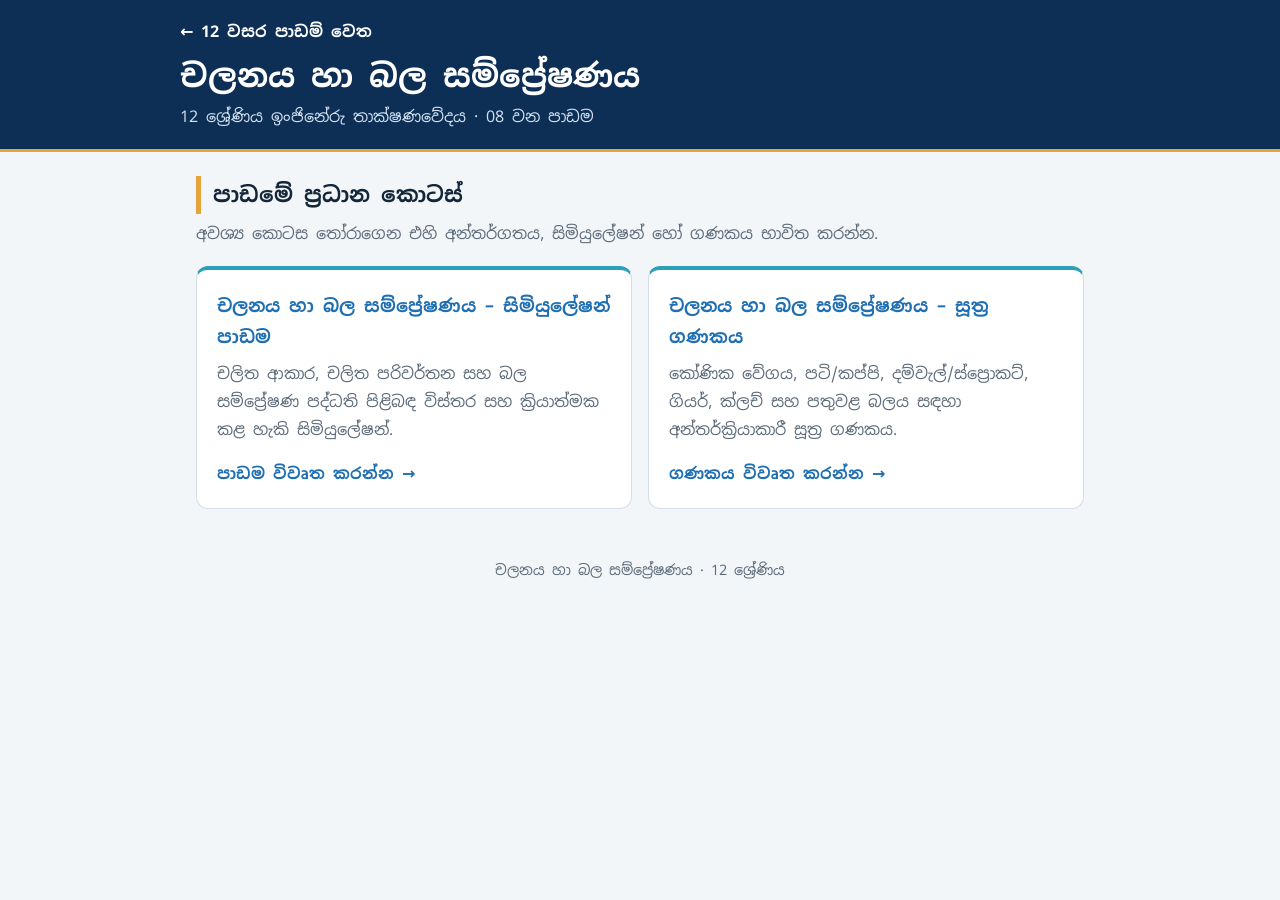
<file: motion.html>
﻿<!doctype html>
<html lang="si">
<head>
<meta charset="utf-8">
<meta name="viewport" content="width=device-width, initial-scale=1, viewport-fit=cover">
<title>චලනය හා බල සම්ප්‍රේෂණය – පාඩම 08</title>
<link rel="stylesheet" href="https://fonts.googleapis.com/css2?family=Noto+Sans+Sinhala:wght@400;600;700;800&display=swap">
<style>
:root{--bg:#f3f6f9;--panel:#fff;--ink:#14263a;--mute:#5d6b7a;--line:#d5dde5;--navy:#0d2f55;--acc:#1f6fb2;--gold:#e8a33d;box-sizing:border-box}
@media(prefers-color-scheme:dark){:root{--bg:#0e151c;--panel:#17212b;--ink:#e6ebf0;--mute:#93a0ad;--line:#2b3846;--acc:#6aaeea}}
*{box-sizing:border-box}
body{margin:0;background:var(--bg);color:var(--ink);font:400 16px/1.75 "Noto Sans Sinhala","Iskoola Pota","Nirmala UI",system-ui,sans-serif}
header{background:var(--navy);color:#fff;padding:18px 16px;border-bottom:3px solid var(--gold)}
header .in,main{max-width:920px;margin:auto}
header a{display:inline-block;color:#fff;text-decoration:none;font-weight:700;margin-bottom:8px}
header a:hover{text-decoration:underline}
header h1{font-size:clamp(1.4rem,5vw,2rem);line-height:1.4;margin:0}
header p{margin:4px 0 0;color:#d4e3f3}
main{padding:24px 16px 48px}
h2{margin:0 0 6px;border-left:5px solid var(--gold);padding-left:12px;font-size:1.35rem}
.intro{color:var(--mute);margin:0 0 18px}
.topics{display:grid;grid-template-columns:repeat(auto-fit,minmax(min(100%,340px),1fr));gap:16px}
.topic{display:flex;flex-direction:column;gap:8px;padding:20px;border:1px solid var(--line);border-top:4px solid #2ba0b8;border-radius:12px;background:var(--panel);color:inherit;text-decoration:none;transition:transform .15s,box-shadow .15s}
.topic:hover{transform:translateY(-3px);box-shadow:0 10px 24px rgba(13,47,85,.18)}
.topic h3{margin:0;color:var(--acc);font-size:1.12rem}
.topic p{margin:0;color:var(--mute)}
.open{margin-top:auto;padding-top:8px;color:var(--acc);font-weight:700}
footer{text-align:center;color:var(--mute);padding:0 16px 24px;font-size:.9rem}
</style>
</head>
<body>
<header><div class="in">
<a href="index.html#g12" onclick="if(window.location.protocol==='file:'&&!window.location.href.includes('index.html')){this.href='Final.html#g12';}">← 12 වසර පාඩම් වෙත</a>
<h1>චලනය හා බල සම්ප්‍රේෂණය</h1>
<p>12 ශ්‍රේණිය ඉංජිනේරු තාක්ෂණවේදය · 08 වන පාඩම</p>
</div></header>
<main>
<h2>පාඩමේ ප්‍රධාන කොටස්</h2>
<p class="intro">අවශ්‍ය කොටස තෝරාගෙන එහි අන්තර්ගතය, සිමියුලේෂන් හෝ ගණකය භාවිත කරන්න.</p>
<div class="topics">
<a class="topic" href="motion-power.html?v=2">
<h3>චලනය හා බල සම්ප්‍රේෂණය – සිමියුලේෂන් පාඩම</h3>
<p>චලිත ආකාර, චලිත පරිවර්තන සහ බල සම්ප්‍රේෂණ පද්ධති පිළිබඳ විස්තර සහ ක්‍රියාත්මක කළ හැකි සිමියුලේෂන්.</p>
<span class="open">පාඩම විවෘත කරන්න →</span>
</a>
<a class="topic" href="motion-formulas.html">
<h3>චලනය හා බල සම්ප්‍රේෂණය – සූත්‍ර ගණකය</h3>
<p>කෝණික වේගය, පටි/කප්පි, දම්වැල්/ස්ප්‍රොකට්, ගියර්, ක්ලච් සහ පතුවළ බලය සඳහා අන්තර්ක්‍රියාකාරී සූත්‍ර ගණකය.</p>
<span class="open">ගණකය විවෘත කරන්න →</span>
</a>
</div>
</main>
<footer>චලනය හා බල සම්ප්‍රේෂණය · 12 ශ්‍රේණිය</footer>
</body>
</html>
</file>
<file: style.css>
﻿@import url('https://fonts.googleapis.com/css2?family=Noto+Sans+Sinhala:wght@400;500;600;700&display=swap');

:root {
  color-scheme: dark;
  --bg: #12151b;
  --bg-raised: #171b23;
  --surface: #1a1f28;
  --surface-raised: #202631;
  --text: #f3f6fb;
  --muted: #a3adbb;
  --soft: #778393;
  --line: rgba(177, 194, 216, .14);
  --blue: #0a84ff;
  --cyan: #00d2ff;
  --green: #61d8ad;
  --amber: #ffc66d;
  --red: #ff858b;
  --radius: 18px;
  --content: 1160px;
  font-family: "Noto Sans Sinhala", "Iskoola Pota", "Nirmala UI", -apple-system, BlinkMacSystemFont, "Segoe UI", Roboto, sans-serif;
}

* {
  box-sizing: border-box;
}

html {
  background-color: #12151b !important;
  color-scheme: dark;
  scroll-behavior: smooth;
  scroll-padding-top: 82px;
}

body {
  margin: 0;
  background-color: #12151b !important;
  background: var(--bg, #12151b) !important;
  color: #f3f6fb !important;
  color: var(--text, #f3f6fb) !important;
  font-size: 18px;
  line-height: 1.85;
  text-rendering: optimizeLegibility;
  -webkit-font-smoothing: antialiased;
}

a {
  color: inherit;
}

a:focus-visible,
summary:focus-visible {
  outline: 3px solid var(--cyan);
  outline-offset: 4px;
}

.skip-link {
  position: fixed;
  z-index: 20;
  top: 10px;
  left: 10px;
  padding: 10px 16px;
  transform: translateY(-160%);
  border-radius: 8px;
  background: var(--cyan);
  color: #071219;
  font-weight: 700;
  text-decoration: none;
}

.skip-link:focus {
  transform: translateY(0);
}

.site-header {
  position: sticky;
  z-index: 10;
  top: 0;
  border-bottom: 1px solid var(--line);
  background: rgba(18, 21, 27, .88);
  backdrop-filter: blur(18px);
}

.header-inner {
  display: flex;
  width: min(100% - 48px, var(--content));
  min-height: 72px;
  margin: 0 auto;
  align-items: center;
  justify-content: space-between;
  gap: 24px;
}

.brand {
  display: inline-flex;
  align-items: center;
  gap: 11px;
  color: var(--text);
  font-size: 1.15rem;
  font-weight: 700;
  text-decoration: none;
  white-space: nowrap;
}

.main-nav {
  display: flex;
  align-items: center;
  justify-content: flex-end;
  gap: clamp(13px, 2.2vw, 28px);
}

.main-nav a {
  color: var(--muted);
  font-size: .98rem;
  text-decoration: none;
  transition: color .2s ease;
}

.main-nav a:hover {
  color: var(--cyan);
}

.hero {
  position: relative;
  display: grid;
  overflow: hidden;
  min-height: min(720px, calc(100svh - 72px));
  grid-template-columns: minmax(0, 1.2fr) minmax(300px, .8fr);
  align-items: center;
  width: min(100% - 48px, var(--content));
  margin: 0 auto;
  padding: 84px 0 102px;
}

.hero-grid {
  position: absolute;
  z-index: -1;
  top: 0;
  right: -14vw;
  bottom: 0;
  left: 22%;
  pointer-events: none;
  background-image: linear-gradient(rgba(128, 165, 207, .04) 1px, transparent 1px), linear-gradient(90deg, rgba(128, 165, 207, .04) 1px, transparent 1px);
  background-size: 58px 58px;
  mask-image: linear-gradient(90deg, transparent, #000 25%, #000 78%, transparent);
}

.hero-content {
  position: relative;
  z-index: 1;
  max-width: 700px;
}

.eyebrow,
.section-kicker {
  display: flex;
  margin: 0;
  align-items: center;
  gap: 10px;
  color: var(--cyan);
  font-size: .96rem;
  font-weight: 700;
  letter-spacing: .04em;
}

.eyebrow-line {
  width: 26px;
  height: 1px;
  background: var(--cyan);
}

.eyebrow-dot,
.section-kicker span {
  color: var(--soft);
}

.hero h1 {
  max-width: 700px;
  margin: 22px 0 18px;
  font-size: clamp(2.4rem, 5.3vw, 4.45rem);
  font-weight: 700;
  letter-spacing: -.04em;
  line-height: 1.32;
}

.hero h1 span,
.closing h2 span {
  color: var(--cyan);
}

.hero-lead {
  max-width: 560px;
  margin: 0;
  color: var(--muted);
  font-size: clamp(1rem, 1.4vw, 1.12rem);
}

.hero-actions {
  display: flex;
  margin-top: 30px;
  flex-wrap: wrap;
  align-items: center;
  gap: 12px;
}

.button {
  display: inline-flex;
  min-height: 48px;
  padding: 9px 17px;
  align-items: center;
  justify-content: center;
  gap: 10px;
  border: 1px solid transparent;
  border-radius: 10px;
  font-size: 1.02rem;
  font-weight: 700;
  text-decoration: none;
  transition: transform .2s ease, background .2s ease, border-color .2s ease;
}

.button:hover {
  transform: translateY(-2px);
}

.button-primary {
  background: #0056b3;
  color: white;
  box-shadow: 0 8px 26px rgba(10, 132, 255, .22);
}

.button-primary:hover {
  background: #086bc7;
}

.button-quiet {
  border-color: var(--line);
  background: rgba(255, 255, 255, .025);
  color: var(--text);
}

.button-quiet:hover {
  border-color: rgba(0, 210, 255, .45);
  background: rgba(0, 210, 255, .06);
}

.hero-facts {
  display: flex;
  margin-top: 48px;
  flex-wrap: wrap;
  gap: 30px;
}

.hero-facts div {
  display: grid;
  grid-template-columns: auto 1fr;
  align-items: center;
  column-gap: 9px;
  color: var(--soft);
  font-size: .95rem;
}

.fact-number {
  grid-row: span 2;
  color: var(--text);
  font-family: "Segoe UI", sans-serif;
  font-size: 1.25rem;
  font-weight: 700;
}

.hero-art {
  position: relative;
  display: grid;
  width: min(100%, 430px);
  aspect-ratio: 1;
  margin: auto;
  place-items: center;
}

.orbit {
  position: absolute;
  border: 1px solid rgba(0, 210, 255, .22);
  border-radius: 50%;
}

.orbit-outer {
  width: 96%;
  height: 96%;
  background: radial-gradient(circle, rgba(0, 210, 255, .035), transparent 64%);
}

.orbit-inner {
  width: 72%;
  height: 72%;
  border-color: rgba(10, 132, 255, .4);
  box-shadow: 0 0 45px rgba(10, 132, 255, .08), inset 0 0 45px rgba(10, 132, 255, .04);
}

.orbit-core {
  width: 48%;
  height: 48%;
  border-color: rgba(0, 210, 255, .3);
  border-style: dashed;
}

.orbit-center {
  position: relative;
  display: grid;
  width: 116px;
  height: 116px;
  place-items: center;
  border: 1px solid rgba(0, 210, 255, .52);
  border-radius: 34px;
  background: linear-gradient(145deg, #1c3446, #17212d 70%);
  box-shadow: 0 0 75px rgba(0, 210, 255, .16), 0 18px 40px rgba(0, 0, 0, .3);
  color: var(--cyan);
  font-size: 3rem;
  transform: rotate(45deg);
}

.orbit-center span {
  transform: rotate(-45deg);
}

.orbit-label {
  position: absolute;
  padding: 5px 11px;
  border: 1px solid var(--line);
  border-radius: 999px;
  background: #171d25;
  color: var(--muted);
  font-size: .95rem;
}

.orbit-label-top {
  top: 2%;
  left: 50%;
  transform: translateX(-50%);
}

.orbit-label-right {
  top: 50%;
  right: -3%;
  transform: translateY(-50%);
}

.orbit-label-bottom {
  bottom: 2%;
  left: 50%;
  transform: translateX(-50%);
}

.orbit-label-left {
  top: 50%;
  left: -3%;
  transform: translateY(-50%);
}

.orbit-spark {
  position: absolute;
  width: 9px;
  height: 9px;
  border-radius: 50%;
  background: var(--cyan);
  box-shadow: 0 0 18px 4px rgba(0, 210, 255, .55);
}

.spark-one {
  top: 19%;
  right: 22%;
}

.spark-two {
  bottom: 21%;
  left: 18%;
  width: 6px;
  height: 6px;
  background: var(--blue);
  box-shadow: 0 0 18px 4px rgba(10, 132, 255, .6);
}

.hero-bottom {
  position: absolute;
  right: 0;
  bottom: 25px;
  left: 0;
  display: flex;
  justify-content: space-between;
  color: var(--soft);
  font-size: .92rem;
}

.hero-bottom span:last-child {
  color: #8995a3;
}

.section {
  width: min(100% - 48px, var(--content));
  margin: 0 auto;
  padding: 100px 0;
  border-top: 1px solid var(--line);
}

.section-heading {
  max-width: 750px;
  margin-bottom: 38px;
}

.section-kicker {
  margin-bottom: 12px;
  font-family: "Segoe UI", sans-serif;
  font-size: .96rem;
}

.section-heading h2 {
  margin: 0;
  font-size: clamp(1.8rem, 3.3vw, 2.65rem);
  letter-spacing: -.025em;
  line-height: 1.45;
}

.section-intro {
  max-width: 680px;
  margin: 10px 0 0;
  color: var(--muted);
  font-size: 1.18rem; line-height: 1.85;
}

.definition-card {
  position: relative;
  display: grid;
  grid-template-columns: minmax(0, 1fr);
  overflow: hidden;
  padding: clamp(22px, 4vw, 38px);
  border: 1px solid rgba(0, 210, 255, .2);
  border-radius: var(--radius);
  background: linear-gradient(120deg, rgba(10, 132, 255, .1), transparent 68%), var(--surface);
}

.definition-icon,
.small-icon {
  display: grid;
  width: 48px;
  height: 48px;
  place-items: center;
  border: 1px solid rgba(0, 210, 255, .35);
  border-radius: 14px;
  background: rgba(0, 210, 255, .08);
  color: var(--cyan);
  font-size: 1.35rem;
}

.card-label {
  margin: 0;
  color: var(--cyan);
  font-size: .95rem;
  font-weight: 700;
}

.definition-text {
  max-width: 900px;
  margin: 4px 0 10px;
  font-size: clamp(1.15rem, 2.3vw, 1.65rem);
  font-weight: 600;
  line-height: 1.75;
}

.definition-note {
  margin: 0;
  color: var(--muted);
  font-size: 1.05rem; line-height: 1.8;
}

.definition-index {
  position: absolute;
  right: 24px;
  bottom: -37px;
  color: rgba(184, 203, 225, .035);
  font-family: "Segoe UI", sans-serif;
  font-size: 8rem;
  font-weight: 800;
  line-height: 1;
  pointer-events: none;
}

.needs-grid,
.sustain-grid {
  display: grid;
  grid-template-columns: repeat(2, minmax(0, 1fr));
  gap: 18px;
}

.need-card,
.sustain-card {
  padding: clamp(22px, 3.5vw, 32px);
  border: 1px solid var(--line);
  border-radius: var(--radius);
  background: var(--surface);
}

.need-card-main {
  background: linear-gradient(145deg, rgba(10, 132, 255, .09), transparent 60%), var(--surface);
}

.card-topline,
.sustain-top {
  display: flex;
  align-items: center;
  justify-content: space-between;
  gap: 10px;
}

.card-symbol,
.sustain-symbol {
  display: grid;
  width: 42px;
  height: 42px;
  place-items: center;
  border: 1px solid rgba(10, 132, 255, .34);
  border-radius: 12px;
  background: rgba(10, 132, 255, .11);
  color: #65b6ff;
  font-size: 1.04rem;
  font-weight: 700;
}

.card-symbol-cyan {
  border-color: rgba(0, 210, 255, .33);
  background: rgba(0, 210, 255, .08);
  color: var(--cyan);
}

.pill {
  padding: 4px 10px;
  border: 1px solid rgba(10, 132, 255, .28);
  border-radius: 999px;
  background: rgba(10, 132, 255, .08);
  color: #8fc8ff;
  font-size: .88rem; font-weight: 600;
  white-space: nowrap;
}

.pill-cyan {
  border-color: rgba(0, 210, 255, .25);
  background: rgba(0, 210, 255, .06);
  color: #81e9fb;
}

.need-card h3,
.sustain-card h3 {
  margin: 18px 0 8px;
  font-size: 1.34rem;
}

.need-card > p, .sustain-card > p {
  margin: 0;
  color: var(--muted);
  font-size: 1.08rem; line-height: 1.8;
}

.example-box {
  margin-top: 24px;
  padding: 16px 18px;
  border-left: 2px solid var(--blue);
  border-radius: 0 10px 10px 0;
  background: rgba(10, 132, 255, .07);
}

.example-box > span, .local-example strong {
  color: #8fc8ff;
  font-size: .95rem;
  font-weight: 700;
}

.example-box p, .local-example p {
  margin: 5px 0 0;
  color: #c4ceda;
  font-size: 1.02rem; line-height: 1.8;
}

.insight-strip {
  display: flex;
  margin-top: 18px;
  padding: 19px 22px;
  align-items: flex-start;
  gap: 14px;
  border: 1px solid rgba(255, 198, 109, .2);
  border-radius: 12px;
  background: rgba(255, 198, 109, .045);
}

.insight-mark {
  display: grid;
  width: 26px;
  height: 26px;
  flex: 0 0 auto;
  place-items: center;
  border-radius: 50%;
  background: rgba(255, 198, 109, .12);
  color: var(--amber);
  font-family: "Segoe UI", sans-serif;
  font-weight: 700;
}

.insight-strip p {
  margin: 0;
  color: var(--muted);
  font-size: 1.05rem; line-height: 1.8;
}

.insight-strip strong {
  color: var(--amber);
}

.timeline-section {
  overflow: hidden;
}

.timeline {
  position: relative;
  display: grid;
  grid-template-columns: repeat(3, minmax(0, 1fr));
  gap: 12px;
  padding-top: 24px;
}

.timeline::before {
  position: absolute;
  top: 36px;
  right: 6%;
  left: 6%;
  height: 1px;
  background: linear-gradient(90deg, var(--blue), var(--cyan), rgba(0, 210, 255, .2));
  content: "";
}

.era-card {
  position: relative;
  z-index: 1;
  align-self: start;
  overflow: hidden;
  border: 1px solid var(--line);
  border-radius: 13px;
  background: var(--surface);
  transition: border-color .2s ease, transform .2s ease;
}

.era-card:hover,
.era-card[open] {
  border-color: rgba(0, 210, 255, .45);
}

.era-card[open] {
  transform: translateY(-3px);
  background: linear-gradient(180deg, rgba(10, 132, 255, .09), transparent 75%), var(--surface);
}

.era-card summary {
  display: grid;
  min-height: 125px;
  padding: 13px 14px;
  align-content: start;
  justify-items: start;
  gap: 7px;
  cursor: pointer;
  list-style: none;
}

.era-card summary::-webkit-details-marker {
  display: none;
}

.era-marker {
  display: grid;
  width: 25px;
  height: 25px;
  place-items: center;
  border: 1px solid rgba(0, 210, 255, .35);
  border-radius: 50%;
  background: #152630;
  color: var(--cyan);
  font-family: "Segoe UI", sans-serif;
  font-size: .92rem;
  font-weight: 700;
}

.era-name {
  padding-right: 12px;
  font-size: 1.25rem;
  font-weight: 700;
  line-height: 1.5;
}

.era-arrow {
  position: absolute;
  top: 15px;
  right: 13px;
  color: var(--cyan);
  font-family: "Segoe UI", sans-serif;
  font-size: 1.05rem;
  transition: transform .2s ease;
}

.era-card[open] .era-arrow {
  transform: rotate(45deg);
}

.era-content {
  padding: 0 14px 16px;
}

.era-caption {
  margin: 0 0 6px;
  color: var(--cyan);
  font-size: .95rem;
  font-weight: 700;
}

.era-content p:last-child {
  margin: 0;
  color: var(--muted);
  font-size: 1.05rem; line-height: 1.8;
  line-height: 1.75;
}

.era-content .era-caption:not(:first-child) {
  margin-top: 13px;
}

.era-highlights {
  display: flex;
  margin: 8px 0 0;
  padding: 0;
  flex-wrap: wrap;
  gap: 7px;
  list-style: none;
}

.era-highlights li {
  padding: 3px 9px;
  border: 1px solid rgba(0, 210, 255, .18);
  border-radius: 999px;
  background: rgba(0, 210, 255, .045);
  color: #b6c6d5;
  font-size: .98rem; line-height: 1.7;
  line-height: 1.7;
}

.era-inventions {
  display: grid;
  margin: 10px 0 0;
  padding: 0;
  gap: 8px;
  list-style: none;
}

.era-inventions li {
  display: grid;
  min-width: 0;
  padding: 11px 12px;
  gap: 4px;
  border: 1px solid rgba(0, 210, 255, .16);
  border-radius: 10px;
  background: rgba(0, 210, 255, .035);
}

.era-inventions strong {
  color: #d7eaff;
  font-size: 1.02rem;
}

.era-inventions span {
  color: var(--muted);
  font-size: .96rem;
  line-height: 1.75;
}

.era-inventions small {
  color: var(--cyan);
  font-size: .88rem;
  line-height: 1.65;
}

.timeline-hint {
  margin: 16px 0 0;
  color: var(--soft);
  font-size: .95rem;
}

.timeline-hint span {
  margin-right: 6px;
  color: var(--cyan);
}

.impact-grid {
  display: grid;
  grid-template-columns: repeat(3, minmax(0, 1fr));
  gap: 16px;
}

.impact-card {
  position: relative;
  overflow: hidden;
  padding: 24px;
  border: 1px solid var(--line);
  border-radius: var(--radius);
  background: var(--surface);
}

.impact-number {
  position: absolute;
  top: 18px;
  right: 22px;
  color: var(--soft);
  font-family: "Segoe UI", sans-serif;
  font-size: .95rem;
}

.impact-icon {
  display: grid;
  width: 43px;
  height: 43px;
  margin-bottom: 12px;
  place-items: center;
  border: 1px solid rgba(0, 210, 255, .24);
  border-radius: 13px;
  background: rgba(0, 210, 255, .07);
  color: var(--cyan);
  font-weight: 700;
}

.impact-economy {
  border-color: rgba(10, 132, 255, .28);
  background: rgba(10, 132, 255, .08);
  color: #72baff;
}

.impact-environment {
  border-color: rgba(97, 216, 173, .25);
  background: rgba(97, 216, 173, .07);
  color: var(--green);
}

.impact-card h3 {
  margin: 0 0 18px;
  font-size: 1.35rem;
}

.impact-column {
  padding: 12px 0;
  border-top: 1px solid var(--line);
}

.impact-column > span {
  color: var(--green);
  font-size: .95rem; font-weight: 700;
  font-weight: 700;
}

.impact-column p {
  margin: 4px 0 0;
  color: var(--muted);
  font-size: 1.04rem; line-height: 1.8;
}

.impact-column.impact-negative > span {
  color: var(--amber);
}

.balance-note {
  display: flex;
  margin-top: 18px;
  padding: 18px 22px;
  align-items: center;
  gap: 14px;
  border: 1px solid rgba(0, 210, 255, .18);
  border-radius: 12px;
  background: rgba(0, 210, 255, .035);
}

.balance-note > span {
  color: var(--cyan);
  font-family: "Segoe UI", sans-serif;
  font-size: 1.45rem;
}

.balance-note p {
  margin: 0;
  color: var(--muted);
  font-size: 1.05rem; line-height: 1.8;
}

.sustain-grid {
  align-items: stretch;
}

.appropriate-card {
  background: linear-gradient(150deg, rgba(10, 132, 255, .075), transparent 55%), var(--surface);
}

.sustainable-card {
  background: linear-gradient(150deg, rgba(97, 216, 173, .06), transparent 58%), var(--surface);
}

.sustain-symbol {
  width: 46px;
  height: 46px;
  font-size: .84rem;
}

.sustain-symbol-green {
  border-color: rgba(97, 216, 173, .3);
  background: rgba(97, 216, 173, .08);
  color: var(--green);
}

.pill-blue {
  border-color: rgba(10, 132, 255, .25);
  background: rgba(10, 132, 255, .07);
  color: #8fc8ff;
}

.pill-green {
  border-color: rgba(97, 216, 173, .25);
  background: rgba(97, 216, 173, .07);
  color: #8ce5c2;
}

.sustain-card .sustain-definition {
  margin-top: 0;
  color: var(--text);
  font-size: 1.12rem; line-height: 1.85;
  font-weight: 500;
}

.principle-list {
  display: grid;
  margin: 22px 0 0;
  padding: 0;
  gap: 8px;
  color: var(--muted);
  font-size: 1.04rem; line-height: 1.8;
  list-style: none;
}

.principle-list li {
  display: flex;
  align-items: flex-start;
  gap: 9px;
}

.principle-list li span {
  color: var(--cyan);
  font-weight: 700;
}

.local-example {
  margin-top: 22px;
  padding: 15px 17px;
  border-left: 2px solid var(--blue);
  border-radius: 0 10px 10px 0;
  background: rgba(10, 132, 255, .07);
}

.three-pillars {
  display: grid;
  margin-top: 24px;
  grid-template-columns: repeat(3, minmax(0, 1fr));
  gap: 9px;
}

.three-pillars > div {
  display: flex;
  min-width: 0;
  padding: 14px 8px;
  align-items: center;
  flex-direction: column;
  border: 1px solid var(--line);
  border-radius: 12px;
  background: rgba(255, 255, 255, .025);
  text-align: center;
}

.pillar-icon {
  display: grid;
  width: 30px;
  height: 30px;
  margin-bottom: 8px;
  place-items: center;
  border-radius: 9px;
  background: rgba(0, 210, 255, .09);
  color: var(--cyan);
  font-size: .8rem;
  font-weight: 700;
}

.pillar-prosperity {
  background: rgba(10, 132, 255, .12);
  color: #72baff;
}

.pillar-planet {
  background: rgba(97, 216, 173, .1);
  color: var(--green);
}

.three-pillars strong {
  font-size: 1.05rem;
}

.three-pillars small {
  margin-top: 4px;
  color: var(--soft);
  font-size: .88rem; line-height: 1.6;
  line-height: 1.5;
}

.sustain-card .sustain-footnote {
  margin-top: 15px;
  color: var(--soft);
  font-size: .95rem;
}

.management-strip {
  display: grid;
  margin-top: 18px;
  padding: 22px 24px;
  grid-template-columns: 42px minmax(0, 1fr) auto;
  align-items: center;
  gap: 17px;
  border: 1px solid rgba(0, 210, 255, .18);
  border-radius: 14px;
  background: linear-gradient(100deg, rgba(0, 210, 255, .06), transparent 70%), var(--bg-raised);
}

.management-mark {
  display: grid;
  width: 40px;
  height: 40px;
  place-items: center;
  border: 1px solid rgba(0, 210, 255, .3);
  border-radius: 12px;
  background: rgba(0, 210, 255, .08);
  color: var(--cyan);
  font-weight: 700;
}

.management-copy h3 {
  margin: 0;
  font-size: .93rem;
}

.management-copy p {
  margin: 5px 0 0;
  color: var(--muted);
  font-size: 1.04rem; line-height: 1.8;
}

.management-steps {
  display: flex;
  max-width: 230px;
  flex-wrap: wrap;
  justify-content: flex-end;
  gap: 7px;
}

.management-steps span {
  padding: 4px 9px;
  border: 1px solid var(--line);
  border-radius: 999px;
  color: #b5c4d4;
  font-size: .95rem;
  white-space: nowrap;
}

.closing {
  position: relative;
  overflow: hidden;
  width: min(100% - 48px, var(--content));
  margin: 30px auto 80px;
  padding: clamp(35px, 6vw, 68px);
  border: 1px solid rgba(0, 210, 255, .18);
  border-radius: 22px;
  background: linear-gradient(110deg, rgba(10, 132, 255, .12), transparent 65%), #171d26;
}

.closing-glow {
  position: absolute;
  top: -130px;
  right: -30px;
  width: 310px;
  height: 310px;
  border-radius: 50%;
  background: rgba(0, 210, 255, .07);
  filter: blur(50px);
  pointer-events: none;
}

.closing h2 {
  position: relative;
  margin: 12px 0;
  font-size: clamp(1.8rem, 4vw, 3.2rem);
  line-height: 1.5;
}

.closing > p:not(.section-kicker) {
  position: relative;
  max-width: 650px;
  margin: 0;
  color: var(--muted);
  font-size: .9rem;
}

.back-to-top {
  position: relative;
  display: inline-flex;
  margin-top: 25px;
  align-items: center;
  gap: 9px;
  color: var(--cyan);
  font-size: 1.02rem;
  font-weight: 700;
  text-decoration: none;
}

.site-footer {
  display: flex;
  width: min(100% - 48px, var(--content));
  margin: 0 auto;
  padding: 22px 0 32px;
  align-items: flex-start;
  justify-content: space-between;
  gap: 16px;
  border-top: 1px solid var(--line);
  color: var(--soft);
  font-size: .95rem;
}

.site-footer p {
  margin: 0;
}

.site-footer span {
  text-align: right;
}

@media (max-width: 900px) {
  .hero {
    min-height: 620px;
    grid-template-columns: minmax(0, 1fr) minmax(250px, .7fr);
  }

  .hero-art {
    width: 100%;
  }

  .timeline {
    grid-template-columns: repeat(2, minmax(0, 1fr));
    row-gap: 14px;
  }

  .timeline::before {
    display: none;
  }

  .era-card summary {
    min-height: 105px;
  }
}

@media (max-width: 700px) {
  html {
    scroll-padding-top: 70px;
  }

  .header-inner {
    width: min(100% - 32px, var(--content));
    min-height: 64px;
  }

  .main-nav {
    max-width: 54%;
    justify-content: flex-start;
    gap: 14px;
    overflow-x: auto;
    scrollbar-width: none;
  }

  .main-nav::-webkit-scrollbar {
    display: none;
  }

  .main-nav a {
    flex: 0 0 auto;
    font-size: .88rem;
  }

  .brand {
    gap: 8px;
    font-size: 1.02rem;
  }

  .hero,
  .section,
  .closing,
  .site-footer {
    width: min(100% - 36px, var(--content));
  }

  .hero {
    min-height: auto;
    grid-template-columns: 1fr;
    padding: 75px 0 72px;
  }

  .hero-art {
    width: min(74vw, 330px);
    margin: 38px auto 8px;
  }

  .orbit-center {
    width: 90px;
    height: 90px;
    border-radius: 27px;
    font-size: 2.4rem;
  }

  .hero-bottom {
    bottom: 20px;
  }

  .hero-bottom span:first-child {
    display: none;
  }

  .hero-bottom span:last-child {
    margin-left: auto;
  }

  .hero-facts {
    margin-top: 32px;
    gap: 17px;
  }

  .hero-facts div {
    column-gap: 6px;
    font-size: .88rem;
  }

  .fact-number {
    font-size: 1.08rem;
  }

  .section {
    padding: 72px 0;
  }

  .section-heading {
    margin-bottom: 27px;
  }

  .definition-card {
    grid-template-columns: 1fr;
    gap: 15px;
  }

  .needs-grid,
  .sustain-grid {
    grid-template-columns: 1fr;
  }

  .management-strip {
    grid-template-columns: 38px minmax(0, 1fr);
    gap: 13px;
  }

  .management-steps {
    max-width: none;
    grid-column: 1 / -1;
    justify-content: flex-start;
    padding-left: 51px;
  }

  .timeline {
    grid-template-columns: repeat(2, minmax(0, 1fr));
  }

  .impact-grid {
    grid-template-columns: 1fr;
  }

  .impact-card {
    padding: 22px;
  }

  .closing {
    margin-top: 12px;
    margin-bottom: 54px;
  }
}

@media (max-width: 420px) {
  .main-nav {
    max-width: calc(100% - 55px);
    gap: 10px;
  }

  .main-nav a {
    font-size: .85rem;
  }

  .hero,
  .section,
  .closing,
  .site-footer {
    width: min(100% - 28px, var(--content));
  }

  .hero h1 {
    font-size: 2.15rem;
  }

  .hero-actions {
    align-items: stretch;
    flex-direction: column;
  }

  .button {
    width: 100%;
  }

  .hero-facts {
    justify-content: space-between;
    gap: 8px;
  }

  .hero-facts div {
    column-gap: 5px;
    font-size: .85rem;
  }

  .fact-number {
    font-size: .96rem;
  }

  .timeline {
    grid-template-columns: 1fr;
    gap: 10px;
  }

  .era-card summary {
    min-height: 75px;
    grid-template-columns: 28px 1fr 18px;
    align-items: center;
    justify-items: stretch;
    gap: 10px;
  }

  .era-marker {
    grid-row: 1;
  }

  .era-name {
    grid-column: 2;
    padding: 0;
  }

  .era-arrow {
    position: static;
    grid-column: 3;
    grid-row: 1;
    justify-self: end;
  }

  .era-content {
    padding-top: 0;
  }

  .three-pillars {
    grid-template-columns: 1fr;
  }

  .three-pillars > div {
    display: grid;
    grid-template-columns: 32px 1fr;
    justify-items: start;
    padding: 10px 12px;
    column-gap: 8px;
    text-align: left;
  }

  .pillar-icon {
    grid-row: span 2;
    margin: 0;
  }

  .three-pillars small {
    margin-top: 0;
  }

  .site-footer {
    flex-direction: column;
  }

  .site-footer span {
    text-align: left;
  }
}

@media (prefers-reduced-motion: reduce) {
  *,
  *::before,
  *::after {
    scroll-behavior: auto !important;
    transition-duration: .01ms !important;
    animation-duration: .01ms !important;
    animation-iteration-count: 1 !important;
  }
}

.need-card h3,
.sustain-card h3 {
  margin-top: 0;
}

.management-strip {
  grid-template-columns: minmax(0, 1fr) auto;
}

.resource-comparison h3 {
  margin: 0;
  font-size: .95rem;
}

.resource-comparison p {
  margin: 7px 0 0;
  color: var(--muted);
  font-size: 1.05rem; line-height: 1.8;
}

.resource-comparison {
  display: grid;
  margin-top: 18px;
  grid-template-columns: repeat(2, minmax(0, 1fr));
  gap: 14px;
}

.resource-comparison article {
  padding: 20px;
  border: 1px solid var(--line);
  border-radius: 14px;
  background: var(--bg-raised);
}

@media (max-width: 700px) {
  .resource-comparison {
    grid-template-columns: 1fr;
  }

  .management-strip {
    grid-template-columns: minmax(0, 1fr);
  }

  .management-steps {
    grid-column: auto;
    justify-content: flex-start;
    padding-left: 0;
  }
}

.technology-types {
  margin-top: 32px;
  padding: clamp(24px, 4vw, 36px);
  border: 1px solid var(--line);
  border-radius: var(--radius);
  background: var(--bg-raised);
}

.technology-types > h3,
.resource-heading {
  margin: 0;
  font-size: 1.4rem;
  font-weight: 700;
  color: #f3f6fb;
}

.technology-types > p {
  max-width: 860px;
  margin: 10px 0 0;
  color: var(--muted);
  font-size: 1.08rem;
  line-height: 1.85;
}

.technology-types-grid {
  display: grid;
  margin-top: 24px;
  grid-template-columns: repeat(2, minmax(0, 1fr));
  gap: 20px;
}

@media (max-width: 720px) {
  .technology-types-grid {
    grid-template-columns: 1fr;
    gap: 16px;
  }
}

.tech-card-top {
  display: flex;
  align-items: center;
  justify-content: space-between;
  margin-bottom: 14px;
}

.tech-icon-badge {
  font-size: 1.6rem;
  display: inline-flex;
  align-items: center;
  justify-content: center;
  width: 48px;
  height: 48px;
  border-radius: 14px;
  background: rgba(10, 132, 255, .12);
  border: 1px solid rgba(10, 132, 255, .28);
}

.tech-card-num {
  font-size: .95rem;
  font-weight: 700;
  color: var(--cyan);
  background: rgba(0, 210, 255, .08);
  padding: 4px 12px;
  border-radius: 999px;
  border: 1px solid rgba(0, 210, 255, .22);
  font-family: monospace;
}

.technology-types-grid article {
  padding: 22px 24px;
  border: 1px solid rgba(10, 132, 255, .22);
  border-radius: 16px;
  background: linear-gradient(145deg, rgba(10, 132, 255, .05), rgba(255, 255, 255, .02));
  transition: transform .2s ease, border-color .2s ease, box-shadow .2s ease;
}

.technology-types-grid article:hover {
  transform: translateY(-2px);
  border-color: rgba(10, 132, 255, .45);
  box-shadow: 0 8px 24px rgba(0, 0, 0, .25);
}

.technology-types-grid h4,
.need-card h4,
.sustain-subheading {
  margin: 0;
  color: #b9dfff;
  font-size: 1.22rem;
  font-weight: 700;
}

.technology-types-grid p {
  margin: 8px 0 0;
  color: #d1d8e2;
  font-size: 1.05rem;
  line-height: 1.8;
}

.process-list {
  display: grid;
  margin: 0;
  padding: 0;
  grid-template-columns: repeat(3, minmax(0, 1fr));
  gap: 14px;
  list-style: none;
  counter-reset: none;
}

.process-list li {
  display: flex;
  min-width: 0;
  padding: 20px;
  align-items: flex-start;
  gap: 14px;
  border: 1px solid var(--line);
  border-radius: 14px;
  background: var(--surface);
}

.process-number {
  display: grid;
  width: 36px;
  height: 36px;
  flex: 0 0 auto;
  place-items: center;
  border: 1px solid rgba(0, 210, 255, .3);
  border-radius: 11px;
  background: rgba(0, 210, 255, .07);
  color: var(--cyan);
  font-family: "Segoe UI", sans-serif;
  font-size: .95rem;
  font-weight: 700;
}

.process-list h3 {
  margin: 0;
  font-size: 1.25rem;
}

.process-list p {
  margin: 6px 0 0;
  color: var(--muted);
  font-size: 1.06rem; line-height: 1.8;
}

.process-example {
  margin-top: 16px;
}

.need-card > p + p {
  margin-top: 12px;
}

.need-card h4 {
  margin-top: 22px;
}

.check-list {
  display: grid;
  margin: 10px 0 0;
  padding-left: 20px;
  gap: 7px;
  color: var(--muted);
  font-size: 1.04rem; line-height: 1.8;
}

.resource-heading {
  margin: 28px 0 12px;
}

.resource-comparison {
  margin-top: 0;
}

.sustain-card .sustain-subheading {
  margin-top: 22px;
}

.sustain-card > p:not(.sustain-definition, .sustain-footnote) {
  margin-top: 7px;
}

@media (max-width: 900px) {
  .technology-types-grid {
    grid-template-columns: repeat(2, minmax(0, 1fr));
  }

  .process-list {
    grid-template-columns: repeat(2, minmax(0, 1fr));
  }
}

@media (max-width: 520px) {
  .technology-types-grid,
  .process-list {
    grid-template-columns: 1fr;
  }

  .process-list li {
    padding: 17px;
  }
}

.exam-concepts {
  display: grid;
  grid-template-columns: repeat(2, minmax(0, 1fr));
  gap: 14px;
}

.landmark-note {
  display: grid;
  margin-top: 18px;
  padding: 18px 22px;
  grid-template-columns: minmax(0, .55fr) minmax(0, 1fr);
  align-items: center;
  gap: 16px;
  border: 1px solid rgba(0, 210, 255, .2);
  border-radius: 14px;
  background: rgba(0, 210, 255, .035);
}

.landmark-note h3 {
  margin: 0;
  color: #b9dfff;
  font-size: 1.2rem;
}

.landmark-note p {
  margin: 0;
  color: var(--muted);
  font-size: 1.05rem; line-height: 1.8;
}

.landmark-note p + p {
  margin-top: 7px;
}

.landmark-note strong {
  color: var(--cyan);
}

.exam-concept {
  padding: 22px;
  border: 1px solid var(--line);
  border-radius: 15px;
  background: var(--surface);
}

.exam-concept h3,
.management-study h3,
.industry-study h3,
.self-check h3 {
  margin: 0;
  font-size: 1.3rem;
}

.exam-concept > p,
.management-study > p,
.industry-study > div:first-child > p:last-child {
  margin: 8px 0 0;
  color: var(--muted);
  font-size: 1.06rem; line-height: 1.85;
}

.exam-concept .exam-example {
  margin-top: 14px;
  padding-top: 12px;
  border-top: 1px solid var(--line);
  color: #c6d5e4;
}

.exam-example strong {
  color: var(--cyan);
}

.management-study,
.industry-study,
.self-check {
  margin-top: 18px;
  padding: clamp(21px, 3vw, 30px);
  border: 1px solid var(--line);
  border-radius: var(--radius);
  background: var(--bg-raised);
}

.management-flow {
  display: grid;
  margin: 20px 0 0;
  padding: 0;
  grid-template-columns: repeat(5, minmax(0, 1fr));
  gap: 10px;
  list-style: none;
}

.management-flow li {
  min-width: 0;
  padding: 14px;
  border: 1px solid var(--line);
  border-radius: 11px;
  background: var(--surface);
}

.management-flow strong,
.management-flow span {
  display: block;
}

.management-flow strong {
  color: #b9dfff;
  font-size: 1.04rem;
}

.management-flow span {
  margin-top: 6px;
  color: var(--muted);
  font-size: .96rem;
}

.industry-study {
  display: grid;
  grid-template-columns: minmax(0, .8fr) minmax(0, 1.2fr);
  align-items: center;
  gap: 24px;
  background: linear-gradient(110deg, rgba(10, 132, 255, .08), transparent 60%), var(--bg-raised);
}

.industry-study h3 {
  margin-top: 5px;
}

.industry-example-grid {
  display: grid;
  grid-template-columns: repeat(2, minmax(0, 1fr));
  gap: 9px;
}

.industry-example-grid > div {
  display: grid;
  padding: 13px;
  gap: 5px;
  border: 1px solid var(--line);
  border-radius: 10px;
  background: var(--surface);
}

.industry-example-grid strong {
  color: var(--cyan);
  font-size: 1.02rem;
}

.industry-example-grid span {
  color: var(--muted);
  font-size: .98rem; line-height: 1.7;
}

.self-check h3 {
  margin-bottom: 10px;
}

.self-check details {
  border-top: 1px solid var(--line);
}

.self-check summary {
  padding: 13px 24px 13px 0;
  color: #cbd8e6;
  font-size: 1.08rem; font-weight: 600;
  cursor: pointer;
}

.self-check details > p {
  margin: 0 0 14px;
  color: var(--muted);
  font-size: 1.04rem; line-height: 1.8;
}

@media (max-width: 900px) {
  .management-flow {
    grid-template-columns: repeat(3, minmax(0, 1fr));
  }

  .industry-study {
    grid-template-columns: 1fr;
  }
}

@media (max-width: 700px) {
  .exam-concepts {
    grid-template-columns: 1fr;
  }

  .landmark-note {
    grid-template-columns: 1fr;
  }

  .management-flow {
    grid-template-columns: repeat(2, minmax(0, 1fr));
  }
}

@media (max-width: 420px) {
  .management-flow,
  .industry-example-grid {
    grid-template-columns: 1fr;
  }
}

.history-context,
.engineering-scope,
.role-comparison,
.materials-study,
.workshop-safety,
.source-panel {
  margin-top: 18px;
  padding: clamp(20px, 3.5vw, 32px);
  border: 1px solid var(--line);
  border-radius: var(--radius);
  background: var(--bg-raised);
}

.history-context {
  display: grid;
  grid-template-columns: auto minmax(0, 1fr);
  align-items: start;
  gap: 18px;
  border-color: rgba(0, 210, 255, .22);
  background: linear-gradient(105deg, rgba(0, 210, 255, .07), transparent 70%), var(--bg-raised);
}

.history-context-mark {
  padding: 6px 11px;
  border: 1px solid rgba(0, 210, 255, .25);
  border-radius: 999px;
  background: rgba(0, 210, 255, .07);
  color: var(--cyan);
  font-size: .95rem;
  font-weight: 700;
  white-space: nowrap;
}

.history-context h3,
.extension-heading h3,
.source-panel h3 {
  margin: 0;
  font-size: 1.08rem;
}

.history-context p,
.extension-heading > p:last-child,
.source-panel > p {
  margin: 8px 0 0;
  color: var(--muted);
  font-size: 1.02rem; line-height: 1.8;
}

.extension-heading {
  max-width: 820px;
}

.extension-heading .card-label {
  margin: 0 0 5px;
}

.scope-grid,
.material-grid {
  display: grid;
  margin-top: 20px;
  grid-template-columns: repeat(3, minmax(0, 1fr));
  gap: 11px;
}

.scope-grid article,
.material-card,
.role-card {
  min-width: 0;
  padding: 17px;
  border: 1px solid var(--line);
  border-radius: 13px;
  background: var(--surface);
}

.scope-grid h4,
.role-card h4,
.material-card h4,
.property-panel h4 {
  margin: 0;
  color: #dceaff;
  font-size: 1.22rem;
}

.scope-grid p,
.material-card p {
  margin: 7px 0 0;
  color: var(--muted);
  font-size: 1.04rem; line-height: 1.8;
}

.role-grid {
  display: grid;
  margin-top: 18px;
  grid-template-columns: repeat(2, minmax(0, 1fr));
  gap: 13px;
}

.role-card-accent {
  border-color: rgba(0, 210, 255, .24);
  background: linear-gradient(145deg, rgba(0, 210, 255, .055), transparent 70%), var(--surface);
}

.role-card ul {
  display: grid;
  margin: 12px 0 0;
  padding-left: 19px;
  gap: 9px;
  color: var(--muted);
  font-size: 1.02rem; line-height: 1.8;
}

.role-note {
  margin: 14px 0 0;
  padding: 12px 15px;
  border-left: 2px solid var(--cyan);
  border-radius: 0 9px 9px 0;
  background: rgba(0, 210, 255, .045);
  color: var(--muted);
  font-size: .96rem; line-height: 1.7;
}

.role-note strong {
  color: var(--cyan);
}

.materials-study {
  background: linear-gradient(145deg, rgba(97, 216, 173, .04), transparent 65%), var(--bg-raised);
}

.material-grid {
  grid-template-columns: repeat(2, minmax(0, 1fr));
}

.material-tag {
  display: inline-flex;
  margin-bottom: 10px;
  padding: 3px 9px;
  border: 1px solid rgba(0, 210, 255, .2);
  border-radius: 999px;
  background: rgba(0, 210, 255, .055);
  color: var(--cyan);
  font-size: .88rem; font-weight: 600;
  font-weight: 700;
}

.material-tag-green {
  border-color: rgba(97, 216, 173, .25);
  background: rgba(97, 216, 173, .06);
  color: var(--green);
}

.material-tag-violet {
  border-color: rgba(160, 133, 255, .25);
  background: rgba(160, 133, 255, .06);
  color: #c5b5ff;
}

.material-tag-amber {
  border-color: rgba(255, 198, 109, .25);
  background: rgba(255, 198, 109, .06);
  color: var(--amber);
}

.property-panel {
  margin-top: 15px;
  padding: 19px;
  border: 1px solid var(--line);
  border-radius: 14px;
  background: rgba(12, 16, 22, .48);
}

.property-grid {
  display: grid;
  margin: 14px 0 0;
  grid-template-columns: repeat(4, minmax(0, 1fr));
  gap: 9px;
}

.property-grid > div {
  min-width: 0;
  padding: 12px;
  border: 1px solid var(--line);
  border-radius: 10px;
  background: var(--surface);
}

.property-grid dt {
  color: #b9dfff;
  font-size: .98rem;
  font-weight: 700;
}

.property-grid dd {
  margin: 5px 0 0;
  color: var(--muted);
  font-size: .95rem;
}

.property-reminder {
  margin: 12px 0 0;
  color: var(--soft);
  font-size: .96rem;
}

.workshop-safety {
  border-color: rgba(255, 198, 109, .18);
  background: linear-gradient(150deg, rgba(255, 198, 109, .045), transparent 60%), var(--bg-raised);
}

.safety-list {
  display: grid;
  margin: 20px 0 0;
  padding: 0;
  grid-template-columns: repeat(2, minmax(0, 1fr));
  gap: 10px;
  list-style: none;
  counter-reset: safety;
}

.safety-list li {
  position: relative;
  min-width: 0;
  padding: 14px 14px 14px 48px;
  border: 1px solid var(--line);
  border-radius: 12px;
  background: rgba(18, 21, 27, .68);
  counter-increment: safety;
}

.safety-list li::before {
  position: absolute;
  top: 14px;
  left: 14px;
  display: grid;
  width: 24px;
  height: 24px;
  place-items: center;
  border: 1px solid rgba(255, 198, 109, .3);
  border-radius: 8px;
  background: rgba(255, 198, 109, .08);
  color: var(--amber);
  content: counter(safety, decimal-leading-zero);
  font-family: "Segoe UI", sans-serif;
  font-size: .62rem;
  font-weight: 700;
}

.safety-list strong,
.safety-list span {
  display: block;
}

.safety-list strong {
  color: #f1dfbf;
  font-size: 1.05rem;
}

.safety-list span {
  margin-top: 5px;
  color: var(--muted);
  font-size: .98rem; line-height: 1.7;
}

.safety-warning {
  margin: 15px 0 0;
  padding: 13px 15px;
  border: 1px solid rgba(255, 198, 109, .2);
  border-radius: 11px;
  background: rgba(255, 198, 109, .055);
  color: #d7c5a5;
  font-size: 1.02rem; line-height: 1.8;
}

.safety-warning strong {
  color: var(--amber);
}

.source-panel {
  background: var(--surface);
}

.source-panel ul {
  display: grid;
  margin: 14px 0 0;
  padding: 0;
  grid-template-columns: repeat(2, minmax(0, 1fr));
  gap: 8px;
  list-style: none;
}

.source-panel li {
  min-width: 0;
}

.source-panel a, .source-panel .source-citation {
  display: block;
  height: 100%;
  padding: 10px 12px;
  border: 1px solid var(--line);
  border-radius: 9px;
  background: var(--bg-raised);
  color: #b9dfff;
  font-size: .98rem;
}

.source-panel a {
  text-decoration-color: rgba(185, 223, 255, .3);
  text-underline-offset: 3px;
}

.source-panel a:hover {
  border-color: rgba(0, 210, 255, .35);
  color: var(--cyan);
}

.source-panel a:focus-visible {
  outline: 3px solid var(--cyan);
  outline-offset: 3px;
}

.source-panel .source-note {
  margin-top: 12px;
  color: var(--soft);
  font-size: .95rem;
}

@media (max-width: 900px) {
  .scope-grid {
    grid-template-columns: repeat(2, minmax(0, 1fr));
  }

  .property-grid {
    grid-template-columns: repeat(2, minmax(0, 1fr));
  }
}

@media (max-width: 700px) {
  .history-context {
    grid-template-columns: 1fr;
    gap: 10px;
  }

  .scope-grid,
  .role-grid,
  .material-grid,
  .safety-list,
  .source-panel ul {
    grid-template-columns: 1fr;
  }
}

@media (max-width: 420px) {
  .property-grid {
    grid-template-columns: 1fr;
  }
}

@media (max-width: 1250px) {
  .header-inner {
    gap: 16px;
  }

  .main-nav {
    min-width: 0;
    flex: 1 1 auto;
    justify-content: flex-start;
    gap: 14px;
    overflow-x: auto;
    scrollbar-width: none;
  }

  .main-nav::-webkit-scrollbar {
    display: none;
  }

  .main-nav a {
    flex: 0 0 auto;
    white-space: nowrap;
  }
}

@media (min-width: 1600px) {
  :root {
    --content: 1360px;
  }

  .source-panel a {
    min-height: 48px;
    display: flex;
    align-items: center;
    font-size: 1.02rem;
  }
}

.activity-section {
  position: relative;
}

.simulation-card {
  overflow: hidden;
  margin-top: 18px;
  padding: clamp(20px, 3.5vw, 34px);
  border: 1px solid var(--line);
  border-radius: 20px;
  background:
    radial-gradient(ellipse at 0 0, rgba(0, 210, 255, .09), transparent 42%),
    var(--bg-raised);
  box-shadow: 0 18px 50px rgba(0, 0, 0, .15);
}

.simulation-heading {
  display: flex;
  align-items: flex-start;
  gap: 16px;
}

.simulation-heading h3 {
  margin: 0;
  font-size: clamp(1.08rem, 2vw, 1.38rem);
}

.simulation-heading > div > p:last-child {
  margin: 5px 0 0;
  color: var(--muted);
  font-size: 1.05rem; line-height: 1.8;
}

.simulation-heading .card-label {
  margin: 0 0 4px;
  color: var(--cyan);
  font-size: .92rem; font-weight: 600;
  font-weight: 700;
}

.activity-symbol {
  display: grid;
  width: 48px;
  height: 48px;
  flex: 0 0 auto;
  place-items: center;
  border: 1px solid rgba(0, 210, 255, .3);
  border-radius: 15px;
  background: rgba(0, 210, 255, .08);
  color: var(--cyan);
  font-size: .78rem;
  font-weight: 700;
}

.activity-symbol-violet {
  border-color: rgba(160, 133, 255, .32);
  background: rgba(160, 133, 255, .1);
  color: #c5b5ff;
  font-size: 1.2rem;
}

.simulation-grid {
  display: grid;
  margin-top: 26px;
  grid-template-columns: minmax(0, .8fr) minmax(0, 1.2fr);
  gap: 20px;
}

.sim-controls,
.sim-results {
  min-width: 0;
  padding: 20px;
  border: 1px solid var(--line);
  border-radius: 15px;
  background: rgba(12, 16, 22, .55);
}

.sim-controls {
  display: grid;
  align-content: start;
  gap: 20px;
}

.sim-control {
  display: grid;
  gap: 10px;
  color: #dce7f3;
  font-size: 1.05rem;
  font-weight: 600;
}

.sim-control > span:first-child {
  display: flex;
  align-items: center;
  justify-content: space-between;
  gap: 10px;
}

.sim-control output {
  display: grid;
  width: 29px;
  height: 29px;
  flex: 0 0 auto;
  place-items: center;
  border: 1px solid rgba(0, 210, 255, .22);
  border-radius: 9px;
  background: rgba(0, 210, 255, .08);
  color: var(--cyan);
  font-variant-numeric: tabular-nums;
}

.sim-control input {
  width: 100%;
  margin: 0;
  accent-color: var(--cyan);
  cursor: pointer;
}

.sim-control input:focus-visible,
.quiz-option:focus-visible,
.quiz-next:focus-visible {
  outline: 3px solid var(--cyan);
  outline-offset: 3px;
}

.range-ends {
  display: flex;
  justify-content: space-between;
  color: var(--soft);
  font-size: .9rem;
  font-weight: 400;
}

.sim-note {
  margin: 0;
  padding-top: 14px;
  border-top: 1px solid var(--line);
  color: var(--soft);
  font-size: .95rem;
}

.sim-results h4, .quiz-area h4 {
  margin: 0;
  font-size: 1.25rem;
}

.sim-results-list {
  display: grid;
  margin: 15px 0 0;
  padding: 0;
  gap: 15px;
  list-style: none;
}

.sim-result-heading {
  display: flex;
  align-items: baseline;
  justify-content: space-between;
  gap: 8px;
}

.sim-result-heading strong {
  color: #dce7f3;
  font-size: 1.08rem;
}

.sim-result-heading > span {
  flex: 0 0 auto;
  color: var(--cyan);
  font-size: .96rem;
  font-variant-numeric: tabular-nums;
}

.sim-score-track {
  overflow: hidden;
  height: 7px;
  margin-top: 7px;
  border-radius: 99px;
  background: rgba(255, 255, 255, .08);
}

.sim-score-track > span {
  display: block;
  height: 100%;
  border-radius: inherit;
  background: linear-gradient(90deg, var(--blue), var(--cyan));
  transition: width .35s ease;
}

.sim-result-item:first-child .sim-score-track > span {
  background: linear-gradient(90deg, #00a8ff, #61d8ad);
}

.sim-result-item > p {
  margin: 5px 0 0;
  color: var(--soft);
  font-size: 1.02rem; line-height: 1.8;
}

.sim-recommendation {
  margin: 17px 0 0;
  padding: 12px 14px;
  border: 1px solid rgba(97, 216, 173, .18);
  border-radius: 11px;
  background: rgba(97, 216, 173, .055);
  color: #b9f0d9;
  font-size: 1.08rem; line-height: 1.85;
}

.quiz-card {
  background:
    radial-gradient(ellipse at 100% 0, rgba(160, 133, 255, .1), transparent 42%),
    var(--bg-raised);
}

.quiz-area {
  margin-top: 24px;
  padding: clamp(18px, 3vw, 26px);
  border: 1px solid var(--line);
  border-radius: 15px;
  background: rgba(12, 16, 22, .55);
}

.quiz-meta {
  display: flex;
  margin-bottom: 15px;
  justify-content: space-between;
  gap: 10px;
  color: var(--cyan);
  font-size: 1.02rem; font-weight: 700;
  font-weight: 700;
}

.quiz-meta span:last-child {
  color: var(--muted);
}

.quiz-area h4 {
  max-width: 780px;
  line-height: 1.8;
}

.quiz-options {
  display: grid;
  margin-top: 16px;
  grid-template-columns: repeat(3, minmax(0, 1fr));
  gap: 10px;
}

.quiz-option {
  min-height: 76px;
  padding: 13px;
  border: 1px solid var(--line);
  border-radius: 11px;
  background: var(--surface);
  color: #cbd8e6;
  font: inherit;
  font-size: 1.06rem; padding: 14px 18px; line-height: 1.7;
  line-height: 1.65;
  text-align: left;
  cursor: pointer;
  transition: border-color .2s ease, background .2s ease, transform .2s ease;
}

.quiz-option:not(:disabled):hover {
  transform: translateY(-2px);
  border-color: rgba(0, 210, 255, .45);
  background: rgba(0, 210, 255, .06);
}

.quiz-option:disabled {
  cursor: default;
}

.quiz-option.is-correct {
  border-color: rgba(97, 216, 173, .55);
  background: rgba(97, 216, 173, .1);
  color: #b9f0d9;
}

.quiz-option.is-incorrect {
  border-color: rgba(255, 133, 139, .42);
  background: rgba(255, 133, 139, .07);
  color: #ffc0c3;
}

.quiz-feedback {
  min-height: 1.8em;
  margin: 15px 0 0;
  color: var(--muted);
  font-size: 1.08rem; line-height: 1.8;
}

.quiz-next {
  margin-top: 13px;
  cursor: pointer;
}

.quiz-next[hidden] {
  display: none;
}

@media (max-width: 900px) {
  .simulation-grid {
    grid-template-columns: 1fr;
  }

  .sim-controls {
    grid-template-columns: repeat(3, minmax(0, 1fr));
  }

  .sim-note {
    grid-column: 1 / -1;
  }
}

@media (max-width: 700px) {
  .sim-controls {
    grid-template-columns: 1fr;
  }

  .quiz-options {
    grid-template-columns: 1fr;
  }

  .quiz-option {
    min-height: 54px;
  }
}

@media (max-width: 420px) {
  .simulation-heading {
    gap: 11px;
  }

  .activity-symbol {
    width: 40px;
    height: 40px;
    border-radius: 12px;
  }

  .sim-controls,
  .sim-results {
    padding: 16px;
  }
}
</file>
